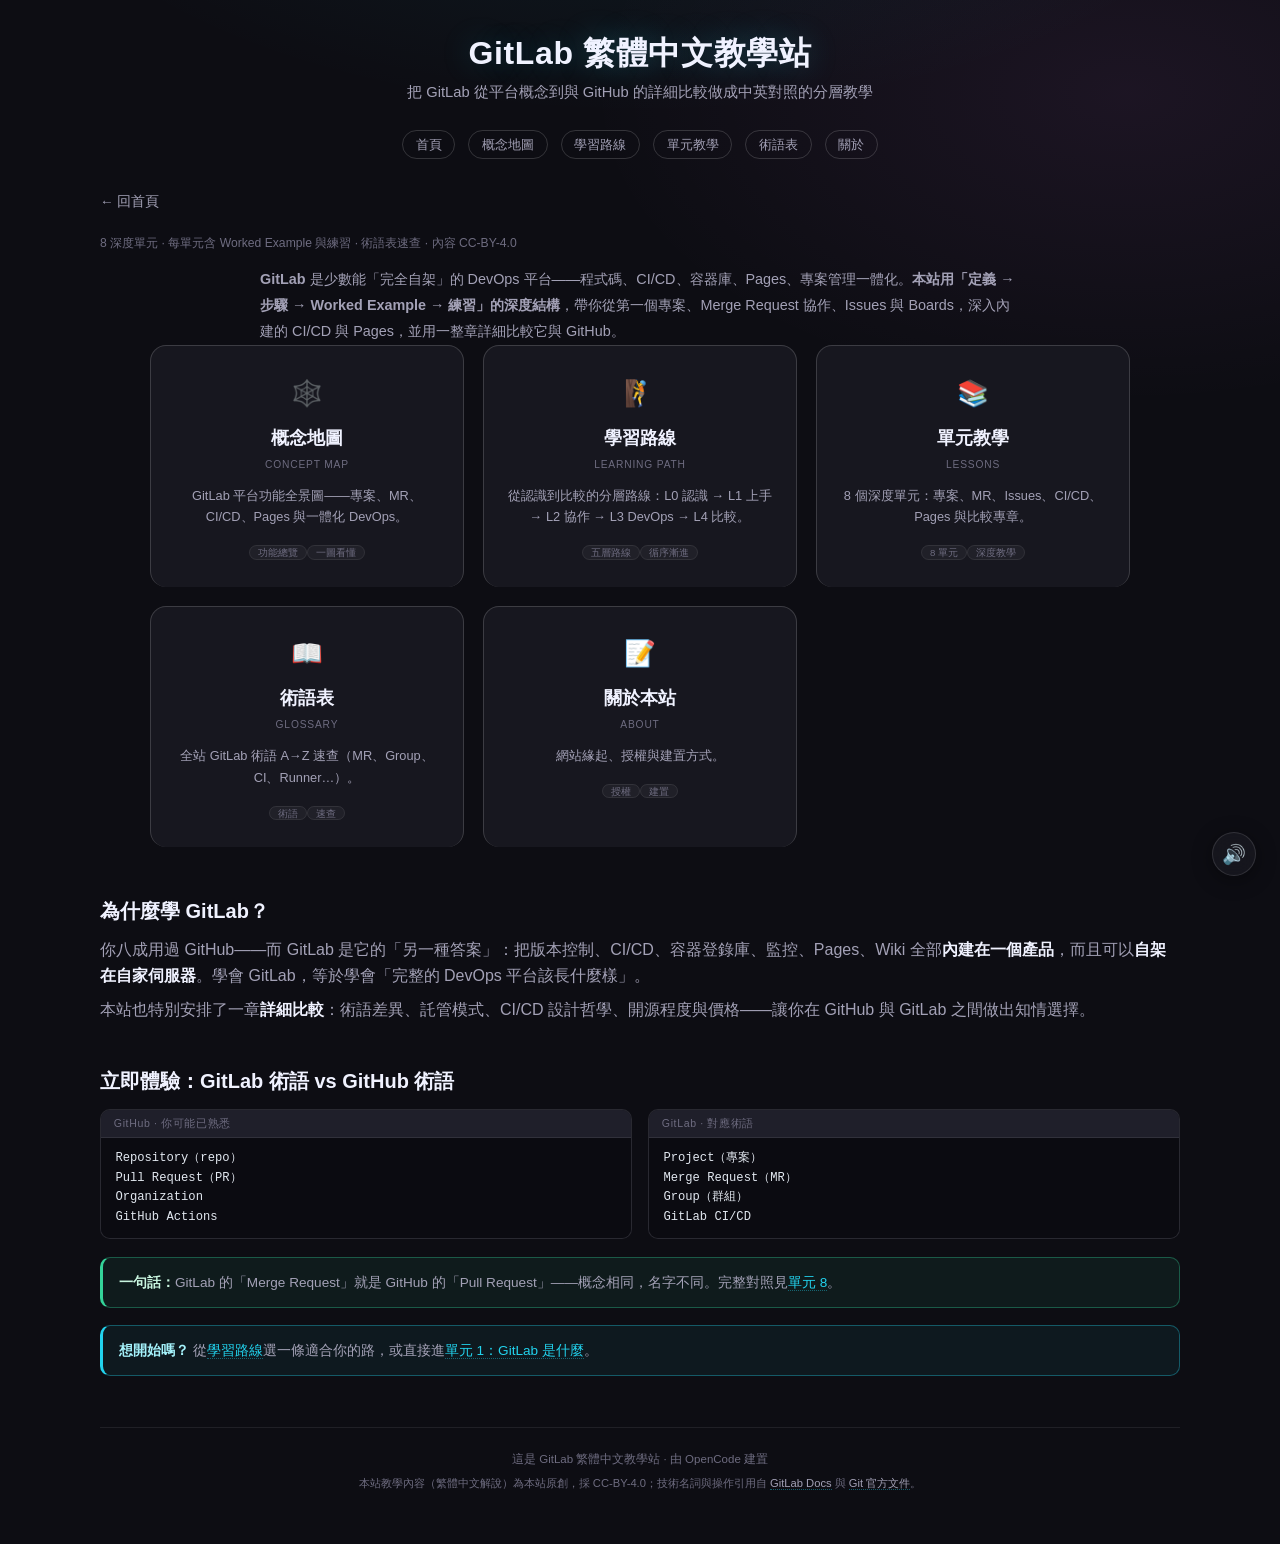
<file: index.html>
<!DOCTYPE html>
<html lang="zh-Hant">
<head>
<meta charset="UTF-8">
<meta name="viewport" content="width=device-width, initial-scale=1.0">
<title>GitLab 繁體中文教學站 · GitLab 繁體中文教學站</title>
<meta name="description" content="GitLab 繁體中文教學站">
<link rel="icon" type="image/svg+xml" href="assets/favicon.svg">
<link rel="stylesheet" href="assets/site.css">
</head>
<body>
<div class="container">
<header>
  <h1>GitLab 繁體中文教學站</h1>
  <p class="subtitle">把 GitLab 從平台概念到與 GitHub 的詳細比較做成中英對照的分層教學</p>
</header>
<nav class="topnav">
  <a href="index.html">首頁</a>
  <a href="map.html">概念地圖</a>
  <a href="learning-path.html">學習路線</a>
  <a href="docs/index.html">單元教學</a>
  <a href="glossary.html">術語表</a>
  <a href="about.html">關於</a>
</nav><div class="back-link"><a href="index.html">← 回首頁</a></div>
<p class="badge-line">8 深度單元 · 每單元含 Worked Example 與練習 · 術語表速查 · 內容 CC-BY-4.0</p>
<p class="tagline"><strong>GitLab</strong> 是少數能「完全自架」的 DevOps 平台——程式碼、CI/CD、容器庫、Pages、專案管理一體化。<strong>本站用「定義 → 步驟 → Worked Example → 練習」的深度結構</strong>，帶你從第一個專案、Merge Request 協作、Issues 與 Boards，深入內建的 CI/CD 與 Pages，並用一整章詳細比較它與 GitHub。</p>

<div class="entry-cards">
  <a class="entry-card" href="map.html"><div class="ec-icon">🕸️</div><div class="ec-title">概念地圖</div><div class="ec-en">Concept Map</div><div class="ec-desc">GitLab 平台功能全景圖——專案、MR、CI/CD、Pages 與一體化 DevOps。</div><div class="ec-pill"><span class="c-tag">功能總覽</span><span class="c-tag">一圖看懂</span></div></a>
  <a class="entry-card" href="learning-path.html"><div class="ec-icon">🧗</div><div class="ec-title">學習路線</div><div class="ec-en">Learning Path</div><div class="ec-desc">從認識到比較的分層路線：L0 認識 → L1 上手 → L2 協作 → L3 DevOps → L4 比較。</div><div class="ec-pill"><span class="c-tag">五層路線</span><span class="c-tag">循序漸進</span></div></a>
  <a class="entry-card" href="docs/index.html"><div class="ec-icon">📚</div><div class="ec-title">單元教學</div><div class="ec-en">Lessons</div><div class="ec-desc">8 個深度單元：專案、MR、Issues、CI/CD、Pages 與比較專章。</div><div class="ec-pill"><span class="c-tag">8 單元</span><span class="c-tag">深度教學</span></div></a>
  <a class="entry-card" href="glossary.html"><div class="ec-icon">📖</div><div class="ec-title">術語表</div><div class="ec-en">Glossary</div><div class="ec-desc">全站 GitLab 術語 A→Z 速查（MR、Group、CI、Runner…）。</div><div class="ec-pill"><span class="c-tag">術語</span><span class="c-tag">速查</span></div></a>
  <a class="entry-card" href="about.html"><div class="ec-icon">📝</div><div class="ec-title">關於本站</div><div class="ec-en">About</div><div class="ec-desc">網站緣起、授權與建置方式。</div><div class="ec-pill"><span class="c-tag">授權</span><span class="c-tag">建置</span></div></a>
</div>
<div class="guide" style="margin-top:2.6rem;">
  <h2>為什麼學 GitLab？</h2>
  <p>你八成用過 GitHub——而 GitLab 是它的「另一種答案」：把版本控制、CI/CD、容器登錄庫、監控、Pages、Wiki 全部<strong>內建在一個產品</strong>，而且可以<strong>自架在自家伺服器</strong>。學會 GitLab，等於學會「完整的 DevOps 平台該長什麼樣」。</p>
  <p>本站也特別安排了一章<strong>詳細比較</strong>：術語差異、託管模式、CI/CD 設計哲學、開源程度與價格——讓你在 GitHub 與 GitLab 之間做出知情選擇。</p>
  <h2>立即體驗：GitLab 術語 vs GitHub 術語</h2>
  <div class="demo-grid">
    <div class="demo-block"><div class="demo-label">GitHub · 你可能已熟悉</div><pre>Repository（repo）
Pull Request（PR）
Organization
GitHub Actions</pre></div>
    <div class="demo-block"><div class="demo-label">GitLab · 對應術語</div><pre>Project（專案）
Merge Request（MR）
Group（群組）
GitLab CI/CD</pre></div>
  </div>
  <div class="callout"><strong>一句話：</strong>GitLab 的「Merge Request」就是 GitHub 的「Pull Request」——概念相同，名字不同。完整對照見<a href="docs/unit-08-gitlab-vs-github.html">單元 8</a>。</div>
  <div class="callout info"><strong>想開始嗎？</strong> 從<a href="learning-path.html">學習路線</a>選一條適合你的路，或直接進<a href="docs/unit-01-gitlab-intro.html">單元 1：GitLab 是什麼</a>。</div>
</div><footer>這是 GitLab 繁體中文教學站 · 由 OpenCode 建置<br>
  <span class="footer-license">本站教學內容（繁體中文解說）為本站原創，採 CC-BY-4.0；技術名詞與操作引用自 <a href="https://docs.gitlab.com/" rel="noopener">GitLab Docs</a> 與 <a href="https://git-scm.com/doc" rel="noopener">Git 官方文件</a>。</span></footer>
</div><link rel="stylesheet" href="assets/speech.css">
<script src="assets/speech.js" defer></script>
</body></html>
</file>
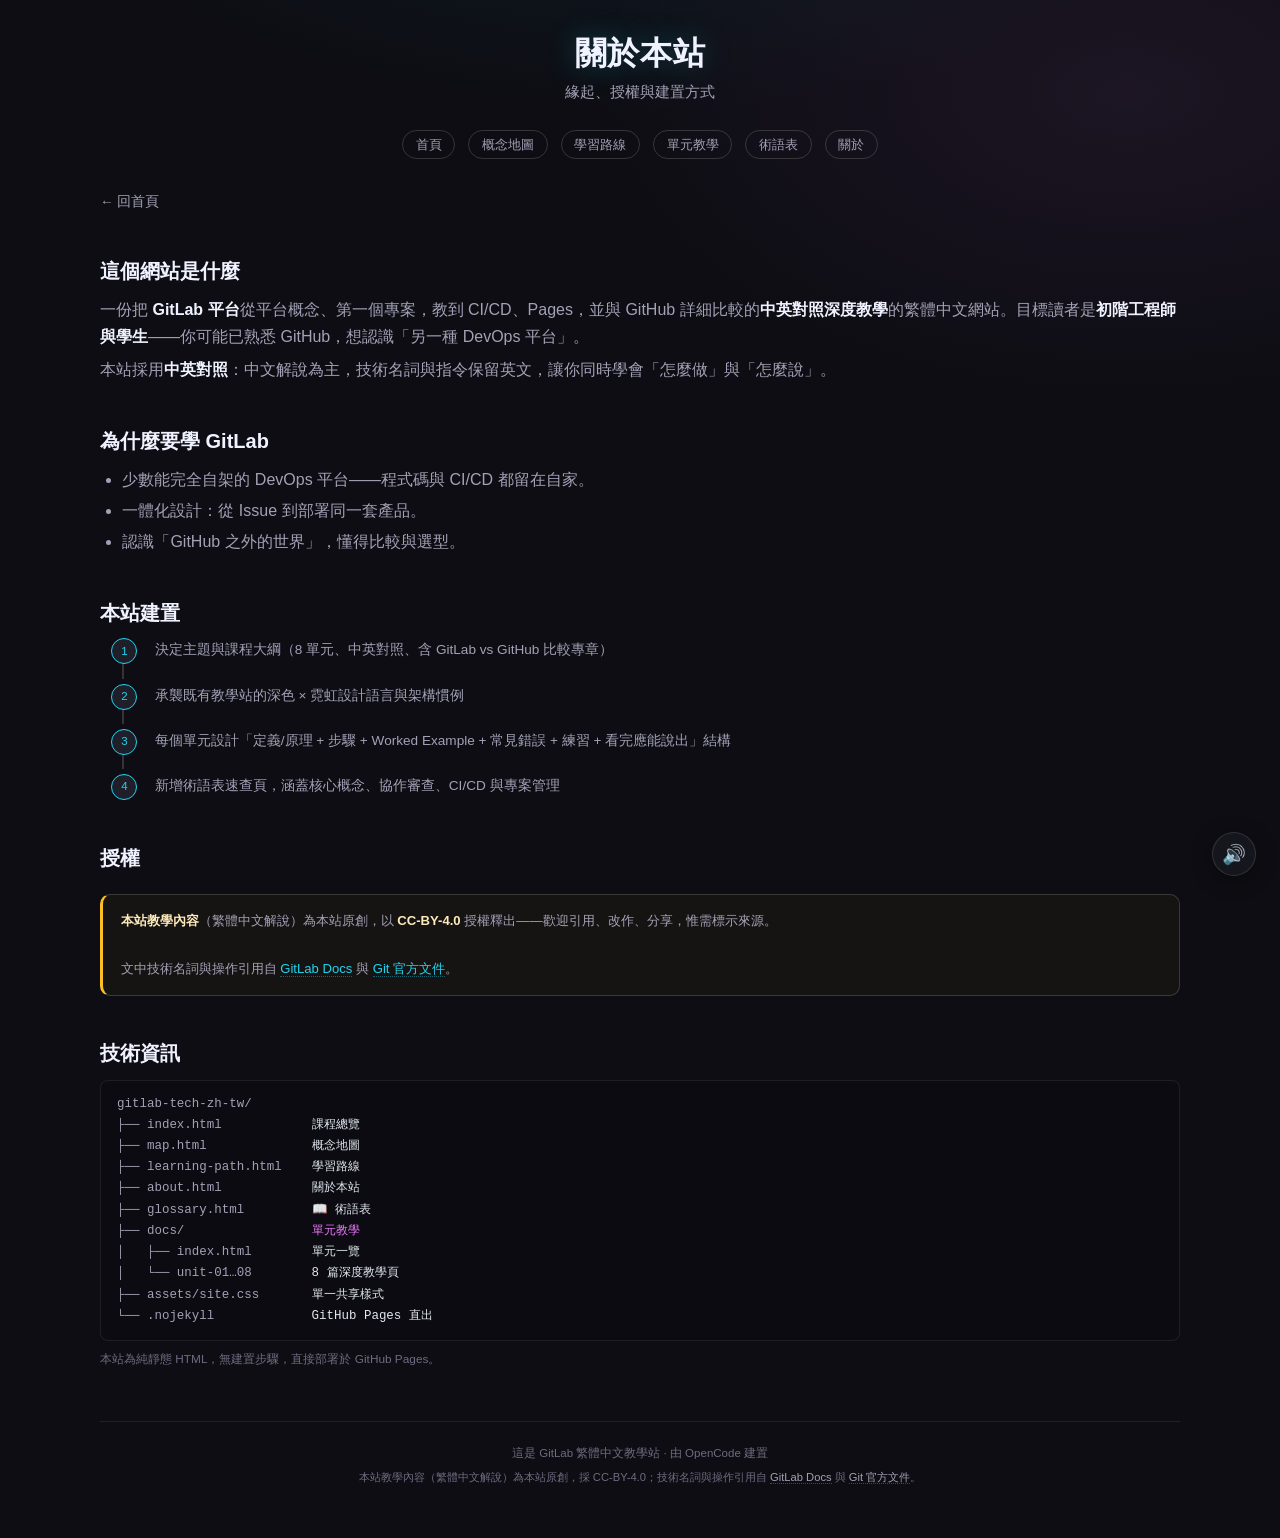
<file: about.html>
<!DOCTYPE html>
<html lang="zh-Hant">
<head>
<meta charset="UTF-8">
<meta name="viewport" content="width=device-width, initial-scale=1.0">
<title>關於本站 · GitLab 繁體中文教學站</title>
<meta name="description" content="GitLab 教學站關於頁">
<link rel="icon" type="image/svg+xml" href="assets/favicon.svg">
<link rel="stylesheet" href="assets/site.css">
</head>
<body>
<div class="container">
<header>
  <h1>關於本站</h1>
  <p class="subtitle">緣起、授權與建置方式</p>
</header>
<nav class="topnav">
  <a href="index.html">首頁</a>
  <a href="map.html">概念地圖</a>
  <a href="learning-path.html">學習路線</a>
  <a href="docs/index.html">單元教學</a>
  <a href="glossary.html">術語表</a>
  <a href="about.html">關於</a>
</nav><div class="back-link"><a href="index.html">← 回首頁</a></div>
<div class="guide">
  <h2>這個網站是什麼</h2>
  <p>一份把 <strong>GitLab 平台</strong>從平台概念、第一個專案，教到 CI/CD、Pages，並與 GitHub 詳細比較的<strong>中英對照深度教學</strong>的繁體中文網站。目標讀者是<strong>初階工程師與學生</strong>——你可能已熟悉 GitHub，想認識「另一種 DevOps 平台」。</p>
  <p>本站採用<strong>中英對照</strong>：中文解說為主，技術名詞與指令保留英文，讓你同時學會「怎麼做」與「怎麼說」。</p>
  <h2>為什麼要學 GitLab</h2>
  <ul>
    <li>少數能完全自架的 DevOps 平台——程式碼與 CI/CD 都留在自家。</li>
    <li>一體化設計：從 Issue 到部署同一套產品。</li>
    <li>認識「GitHub 之外的世界」，懂得比較與選型。</li>
  </ul>
  <h2>本站建置</h2>
  <ul class="timeline">
    <li>決定主題與課程大綱（8 單元、中英對照、含 GitLab vs GitHub 比較專章）</li>
    <li>承襲既有教學站的深色 × 霓虹設計語言與架構慣例</li>
    <li>每個單元設計「定義/原理 + 步驟 + Worked Example + 常見錯誤 + 練習 + 看完應能說出」結構</li>
    <li>新增術語表速查頁，涵蓋核心概念、協作審查、CI/CD 與專案管理</li>
  </ul>
  <h2>授權</h2>
  <div class="license-box"><strong>本站教學內容</strong>（繁體中文解說）為本站原創，以 <strong>CC-BY-4.0</strong> 授權釋出——歡迎引用、改作、分享，惟需標示來源。<br><br>文中技術名詞與操作引用自 <a href="https://docs.gitlab.com/" rel="noopener">GitLab Docs</a> 與 <a href="https://git-scm.com/doc" rel="noopener">Git 官方文件</a>。</div>
  <h2>技術資訊</h2>
  <div class="file-tree">gitlab-tech-zh-tw/
├── index.html            <span class="f">課程總覽</span>
├── map.html              <span class="f">概念地圖</span>
├── learning-path.html    <span class="f">學習路線</span>
├── about.html            <span class="f">關於本站</span>
├── glossary.html         <span class="f">📖 術語表</span>
├── docs/                 <span class="dir">單元教學</span>
│   ├── index.html        <span class="f">單元一覽</span>
│   └── unit-01…08        <span class="f">8 篇深度教學頁</span>
├── assets/site.css       <span class="f">單一共享樣式</span>
└── .nojekyll             <span class="f">GitHub Pages 直出</span></div>
  <p class="hint">本站為純靜態 HTML，無建置步驟，直接部署於 GitHub Pages。</p>
</div><footer>這是 GitLab 繁體中文教學站 · 由 OpenCode 建置<br>
  <span class="footer-license">本站教學內容（繁體中文解說）為本站原創，採 CC-BY-4.0；技術名詞與操作引用自 <a href="https://docs.gitlab.com/" rel="noopener">GitLab Docs</a> 與 <a href="https://git-scm.com/doc" rel="noopener">Git 官方文件</a>。</span></footer>
</div><link rel="stylesheet" href="assets/speech.css">
<script src="assets/speech.js" defer></script>
</body></html>
</file>
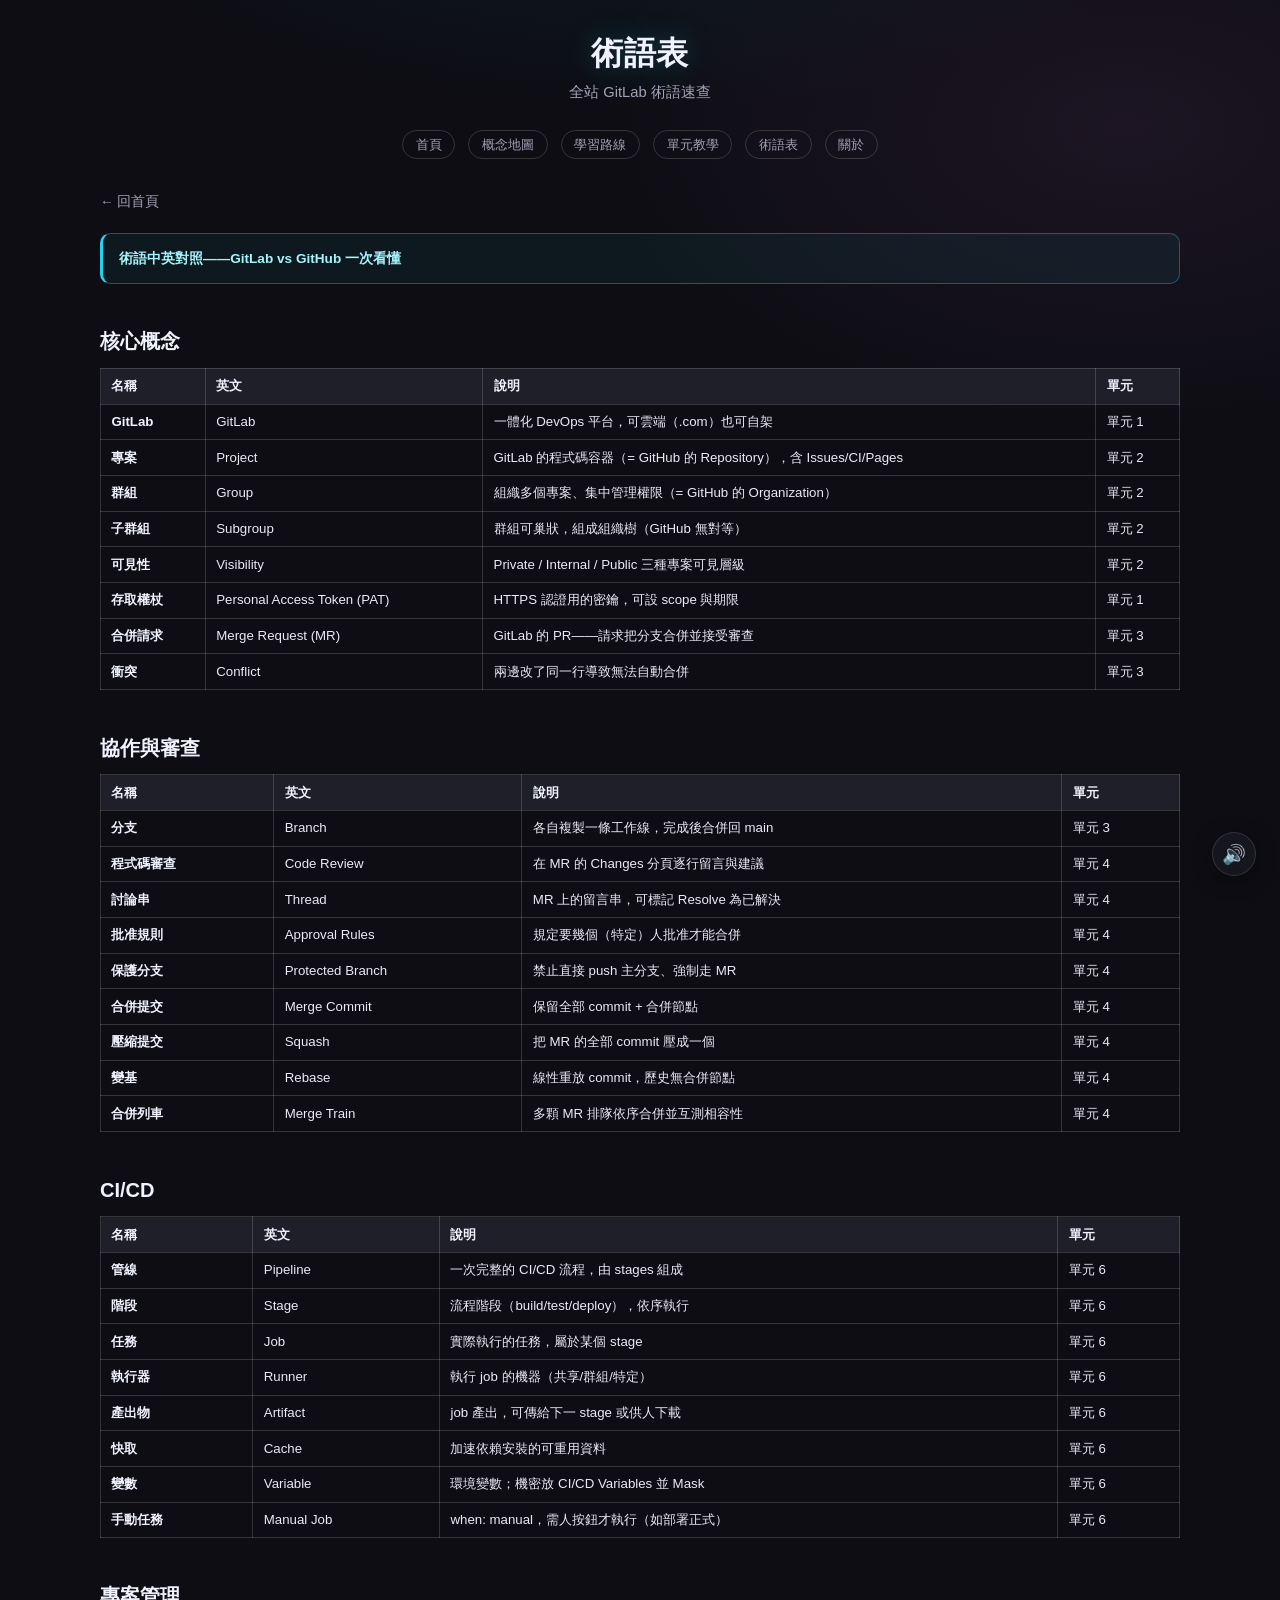
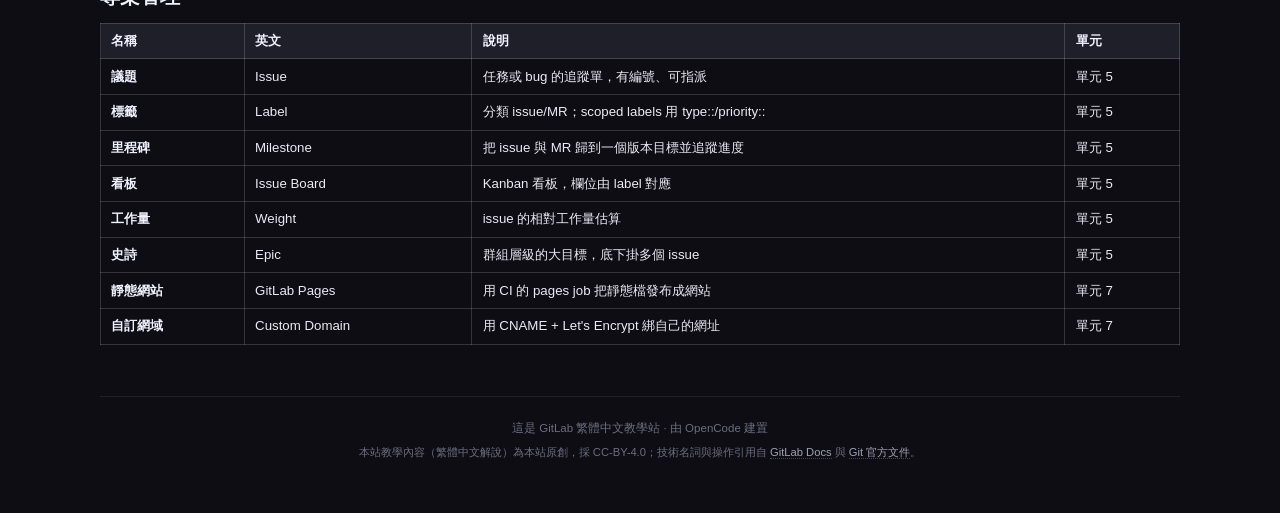
<file: glossary.html>
<!DOCTYPE html>
<html lang="zh-Hant">
<head>
<meta charset="UTF-8">
<meta name="viewport" content="width=device-width, initial-scale=1.0">
<title>術語表 · GitLab 繁體中文教學站</title>
<meta name="description" content="GitLab 術語表">
<link rel="icon" type="image/svg+xml" href="assets/favicon.svg">
<link rel="stylesheet" href="assets/site.css">
</head>
<body>
<div class="container">
<header>
  <h1>術語表</h1>
  <p class="subtitle">全站 GitLab 術語速查</p>
</header>
<nav class="topnav">
  <a href="index.html">首頁</a>
  <a href="map.html">概念地圖</a>
  <a href="learning-path.html">學習路線</a>
  <a href="docs/index.html">單元教學</a>
  <a href="glossary.html">術語表</a>
  <a href="about.html">關於</a>
</nav><div class="back-link"><a href="index.html">← 回首頁</a></div>
<div class="guide">
  <div class="callout info"><strong>術語中英對照——GitLab vs GitHub 一次看懂</strong></div>
<h2>核心概念</h2>
<table><tr><th>名稱</th><th>英文</th><th>說明</th><th>單元</th></tr>
<tr><td><strong>GitLab</strong></td><td>GitLab</td><td>一體化 DevOps 平台，可雲端（.com）也可自架</td><td>單元 1</td></tr><tr><td><strong>專案</strong></td><td>Project</td><td>GitLab 的程式碼容器（= GitHub 的 Repository），含 Issues/CI/Pages</td><td>單元 2</td></tr><tr><td><strong>群組</strong></td><td>Group</td><td>組織多個專案、集中管理權限（= GitHub 的 Organization）</td><td>單元 2</td></tr><tr><td><strong>子群組</strong></td><td>Subgroup</td><td>群組可巢狀，組成組織樹（GitHub 無對等）</td><td>單元 2</td></tr><tr><td><strong>可見性</strong></td><td>Visibility</td><td>Private / Internal / Public 三種專案可見層級</td><td>單元 2</td></tr><tr><td><strong>存取權杖</strong></td><td>Personal Access Token (PAT)</td><td>HTTPS 認證用的密鑰，可設 scope 與期限</td><td>單元 1</td></tr><tr><td><strong>合併請求</strong></td><td>Merge Request (MR)</td><td>GitLab 的 PR——請求把分支合併並接受審查</td><td>單元 3</td></tr><tr><td><strong>衝突</strong></td><td>Conflict</td><td>兩邊改了同一行導致無法自動合併</td><td>單元 3</td></tr>
</table>
<h2>協作與審查</h2>
<table><tr><th>名稱</th><th>英文</th><th>說明</th><th>單元</th></tr>
<tr><td><strong>分支</strong></td><td>Branch</td><td>各自複製一條工作線，完成後合併回 main</td><td>單元 3</td></tr><tr><td><strong>程式碼審查</strong></td><td>Code Review</td><td>在 MR 的 Changes 分頁逐行留言與建議</td><td>單元 4</td></tr><tr><td><strong>討論串</strong></td><td>Thread</td><td>MR 上的留言串，可標記 Resolve 為已解決</td><td>單元 4</td></tr><tr><td><strong>批准規則</strong></td><td>Approval Rules</td><td>規定要幾個（特定）人批准才能合併</td><td>單元 4</td></tr><tr><td><strong>保護分支</strong></td><td>Protected Branch</td><td>禁止直接 push 主分支、強制走 MR</td><td>單元 4</td></tr><tr><td><strong>合併提交</strong></td><td>Merge Commit</td><td>保留全部 commit + 合併節點</td><td>單元 4</td></tr><tr><td><strong>壓縮提交</strong></td><td>Squash</td><td>把 MR 的全部 commit 壓成一個</td><td>單元 4</td></tr><tr><td><strong>變基</strong></td><td>Rebase</td><td>線性重放 commit，歷史無合併節點</td><td>單元 4</td></tr><tr><td><strong>合併列車</strong></td><td>Merge Train</td><td>多顆 MR 排隊依序合併並互測相容性</td><td>單元 4</td></tr>
</table>
<h2>CI/CD</h2>
<table><tr><th>名稱</th><th>英文</th><th>說明</th><th>單元</th></tr>
<tr><td><strong>管線</strong></td><td>Pipeline</td><td>一次完整的 CI/CD 流程，由 stages 組成</td><td>單元 6</td></tr><tr><td><strong>階段</strong></td><td>Stage</td><td>流程階段（build/test/deploy），依序執行</td><td>單元 6</td></tr><tr><td><strong>任務</strong></td><td>Job</td><td>實際執行的任務，屬於某個 stage</td><td>單元 6</td></tr><tr><td><strong>執行器</strong></td><td>Runner</td><td>執行 job 的機器（共享/群組/特定）</td><td>單元 6</td></tr><tr><td><strong>產出物</strong></td><td>Artifact</td><td>job 產出，可傳給下一 stage 或供人下載</td><td>單元 6</td></tr><tr><td><strong>快取</strong></td><td>Cache</td><td>加速依賴安裝的可重用資料</td><td>單元 6</td></tr><tr><td><strong>變數</strong></td><td>Variable</td><td>環境變數；機密放 CI/CD Variables 並 Mask</td><td>單元 6</td></tr><tr><td><strong>手動任務</strong></td><td>Manual Job</td><td>when: manual，需人按鈕才執行（如部署正式）</td><td>單元 6</td></tr>
</table>
<h2>專案管理</h2>
<table><tr><th>名稱</th><th>英文</th><th>說明</th><th>單元</th></tr>
<tr><td><strong>議題</strong></td><td>Issue</td><td>任務或 bug 的追蹤單，有編號、可指派</td><td>單元 5</td></tr><tr><td><strong>標籤</strong></td><td>Label</td><td>分類 issue/MR；scoped labels 用 type::/priority::</td><td>單元 5</td></tr><tr><td><strong>里程碑</strong></td><td>Milestone</td><td>把 issue 與 MR 歸到一個版本目標並追蹤進度</td><td>單元 5</td></tr><tr><td><strong>看板</strong></td><td>Issue Board</td><td>Kanban 看板，欄位由 label 對應</td><td>單元 5</td></tr><tr><td><strong>工作量</strong></td><td>Weight</td><td>issue 的相對工作量估算</td><td>單元 5</td></tr><tr><td><strong>史詩</strong></td><td>Epic</td><td>群組層級的大目標，底下掛多個 issue</td><td>單元 5</td></tr><tr><td><strong>靜態網站</strong></td><td>GitLab Pages</td><td>用 CI 的 pages job 把靜態檔發布成網站</td><td>單元 7</td></tr><tr><td><strong>自訂網域</strong></td><td>Custom Domain</td><td>用 CNAME + Let's Encrypt 綁自己的網址</td><td>單元 7</td></tr>
</table>
</div><footer>這是 GitLab 繁體中文教學站 · 由 OpenCode 建置<br>
  <span class="footer-license">本站教學內容（繁體中文解說）為本站原創，採 CC-BY-4.0；技術名詞與操作引用自 <a href="https://docs.gitlab.com/" rel="noopener">GitLab Docs</a> 與 <a href="https://git-scm.com/doc" rel="noopener">Git 官方文件</a>。</span></footer>
</div><link rel="stylesheet" href="assets/speech.css">
<script src="assets/speech.js" defer></script>
</body></html>
</file>
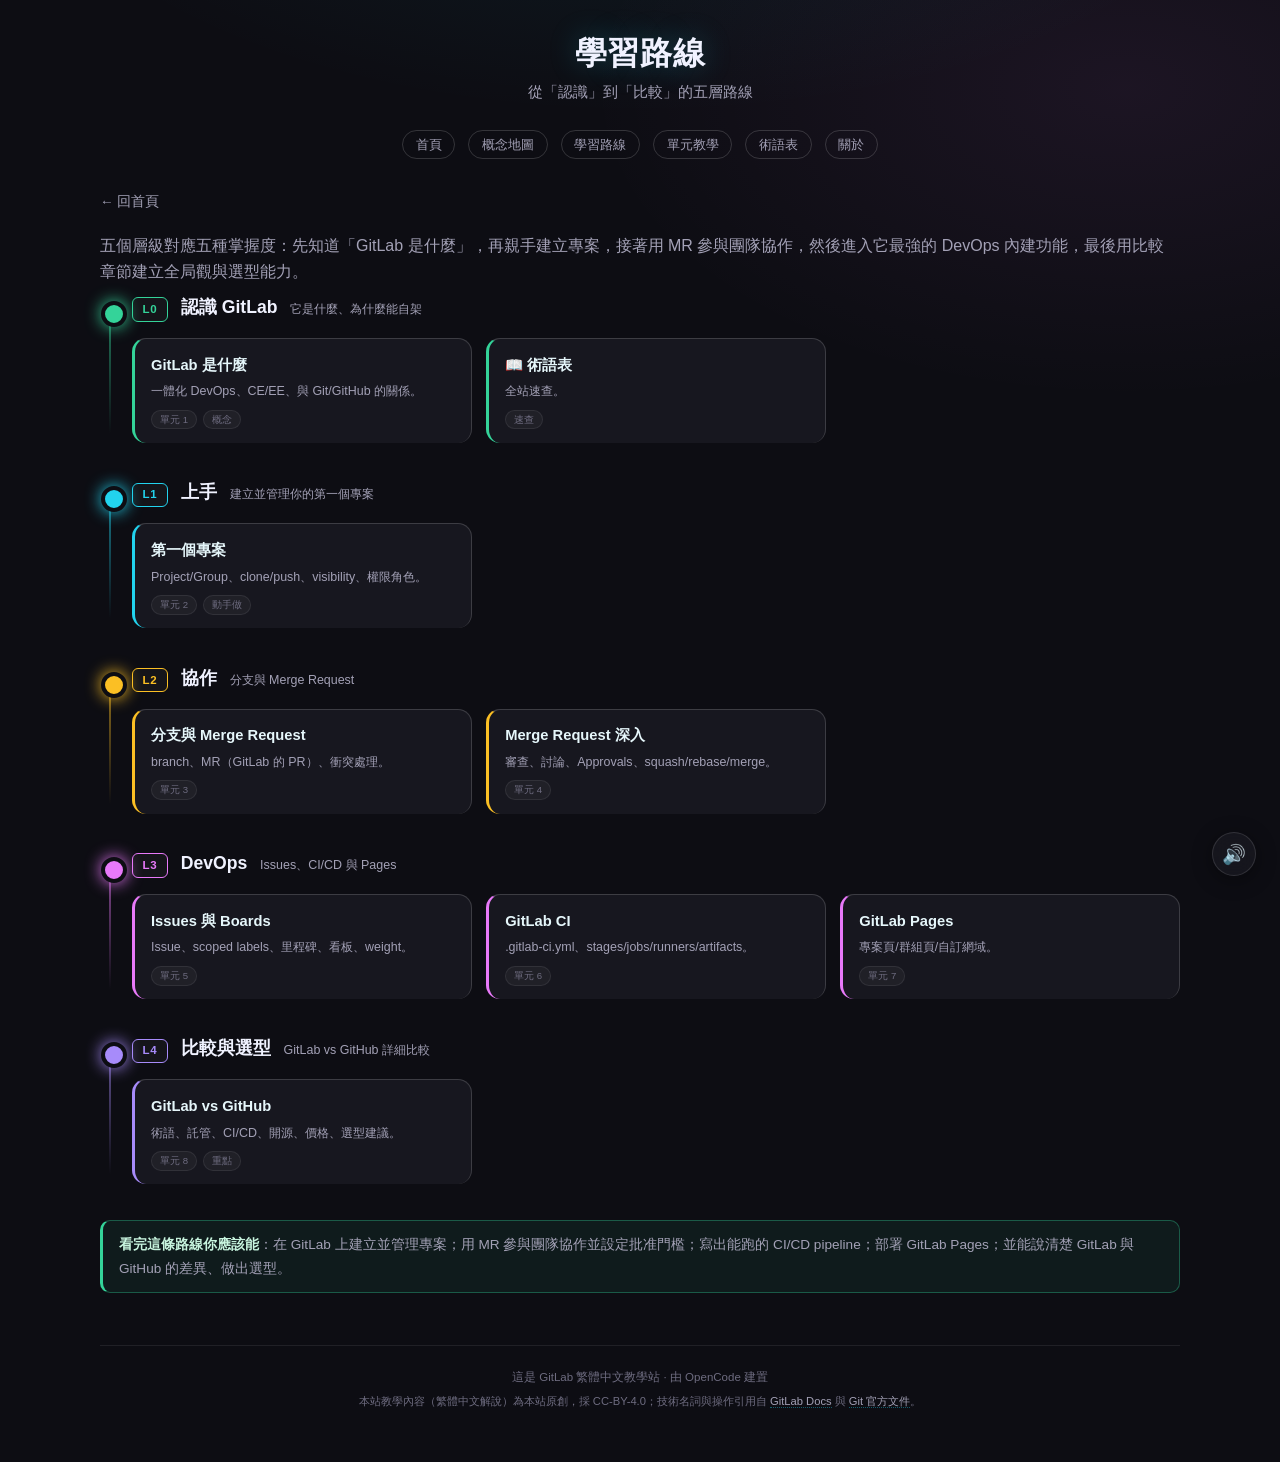
<file: learning-path.html>
<!DOCTYPE html>
<html lang="zh-Hant">
<head>
<meta charset="UTF-8">
<meta name="viewport" content="width=device-width, initial-scale=1.0">
<title>學習路線 · GitLab 繁體中文教學站</title>
<meta name="description" content="GitLab 學習路線">
<link rel="icon" type="image/svg+xml" href="assets/favicon.svg">
<link rel="stylesheet" href="assets/site.css">
</head>
<body>
<div class="container">
<header>
  <h1>學習路線</h1>
  <p class="subtitle">從「認識」到「比較」的五層路線</p>
</header>
<nav class="topnav">
  <a href="index.html">首頁</a>
  <a href="map.html">概念地圖</a>
  <a href="learning-path.html">學習路線</a>
  <a href="docs/index.html">單元教學</a>
  <a href="glossary.html">術語表</a>
  <a href="about.html">關於</a>
</nav><div class="back-link"><a href="index.html">← 回首頁</a></div>
<div class="guide">
  <p>五個層級對應五種掌握度：先知道「GitLab 是什麼」，再親手建立專案，接著用 MR 參與團隊協作，然後進入它最強的 DevOps 內建功能，最後用比較章節建立全局觀與選型能力。</p>
</div>
<div class="level lv-emerald">
  <div class="level-head"><span class="level-badge">L0</span><span class="level-title">認識 GitLab</span><span class="level-sub">它是什麼、為什麼能自架</span></div>
  <div class="card-grid">
    <a class="card" href="docs/unit-01-gitlab-intro.html"><div class="c-name">GitLab 是什麼</div><div class="c-zh">一體化 DevOps、CE/EE、與 Git/GitHub 的關係。</div><div class="c-tags"><span class="c-tag">單元 1</span><span class="c-tag">概念</span></div></a>
    <a class="card" href="glossary.html"><div class="c-name">📖 術語表</div><div class="c-zh">全站速查。</div><div class="c-tags"><span class="c-tag">速查</span></div></a>
  </div>
</div>
<div class="level lv-cyan">
  <div class="level-head"><span class="level-badge">L1</span><span class="level-title">上手</span><span class="level-sub">建立並管理你的第一個專案</span></div>
  <div class="card-grid">
    <a class="card" href="docs/unit-02-first-project.html"><div class="c-name">第一個專案</div><div class="c-zh">Project/Group、clone/push、visibility、權限角色。</div><div class="c-tags"><span class="c-tag">單元 2</span><span class="c-tag">動手做</span></div></a>
  </div>
</div>
<div class="level lv-amber">
  <div class="level-head"><span class="level-badge">L2</span><span class="level-title">協作</span><span class="level-sub">分支與 Merge Request</span></div>
  <div class="card-grid">
    <a class="card" href="docs/unit-03-branches-mr.html"><div class="c-name">分支與 Merge Request</div><div class="c-zh">branch、MR（GitLab 的 PR）、衝突處理。</div><div class="c-tags"><span class="c-tag">單元 3</span></div></a>
    <a class="card" href="docs/unit-04-merge-request.html"><div class="c-name">Merge Request 深入</div><div class="c-zh">審查、討論、Approvals、squash/rebase/merge。</div><div class="c-tags"><span class="c-tag">單元 4</span></div></a>
  </div>
</div>
<div class="level lv-fuchsia">
  <div class="level-head"><span class="level-badge">L3</span><span class="level-title">DevOps</span><span class="level-sub">Issues、CI/CD 與 Pages</span></div>
  <div class="card-grid">
    <a class="card" href="docs/unit-05-issues-boards.html"><div class="c-name">Issues 與 Boards</div><div class="c-zh">Issue、scoped labels、里程碑、看板、weight。</div><div class="c-tags"><span class="c-tag">單元 5</span></div></a>
    <a class="card" href="docs/unit-06-gitlab-ci.html"><div class="c-name">GitLab CI</div><div class="c-zh">.gitlab-ci.yml、stages/jobs/runners/artifacts。</div><div class="c-tags"><span class="c-tag">單元 6</span></div></a>
    <a class="card" href="docs/unit-07-gitlab-pages.html"><div class="c-name">GitLab Pages</div><div class="c-zh">專案頁/群組頁/自訂網域。</div><div class="c-tags"><span class="c-tag">單元 7</span></div></a>
  </div>
</div>
<div class="level lv-violet">
  <div class="level-head"><span class="level-badge">L4</span><span class="level-title">比較與選型</span><span class="level-sub">GitLab vs GitHub 詳細比較</span></div>
  <div class="card-grid">
    <a class="card" href="docs/unit-08-gitlab-vs-github.html"><div class="c-name">GitLab vs GitHub</div><div class="c-zh">術語、託管、CI/CD、開源、價格、選型建議。</div><div class="c-tags"><span class="c-tag">單元 8</span><span class="c-tag">重點</span></div></a>
  </div>
</div>
<div class="callout"><strong>看完這條路線你應該能</strong>：在 GitLab 上建立並管理專案；用 MR 參與團隊協作並設定批准門檻；寫出能跑的 CI/CD pipeline；部署 GitLab Pages；並能說清楚 GitLab 與 GitHub 的差異、做出選型。</div><footer>這是 GitLab 繁體中文教學站 · 由 OpenCode 建置<br>
  <span class="footer-license">本站教學內容（繁體中文解說）為本站原創，採 CC-BY-4.0；技術名詞與操作引用自 <a href="https://docs.gitlab.com/" rel="noopener">GitLab Docs</a> 與 <a href="https://git-scm.com/doc" rel="noopener">Git 官方文件</a>。</span></footer>
</div><link rel="stylesheet" href="assets/speech.css">
<script src="assets/speech.js" defer></script>
</body></html>
</file>
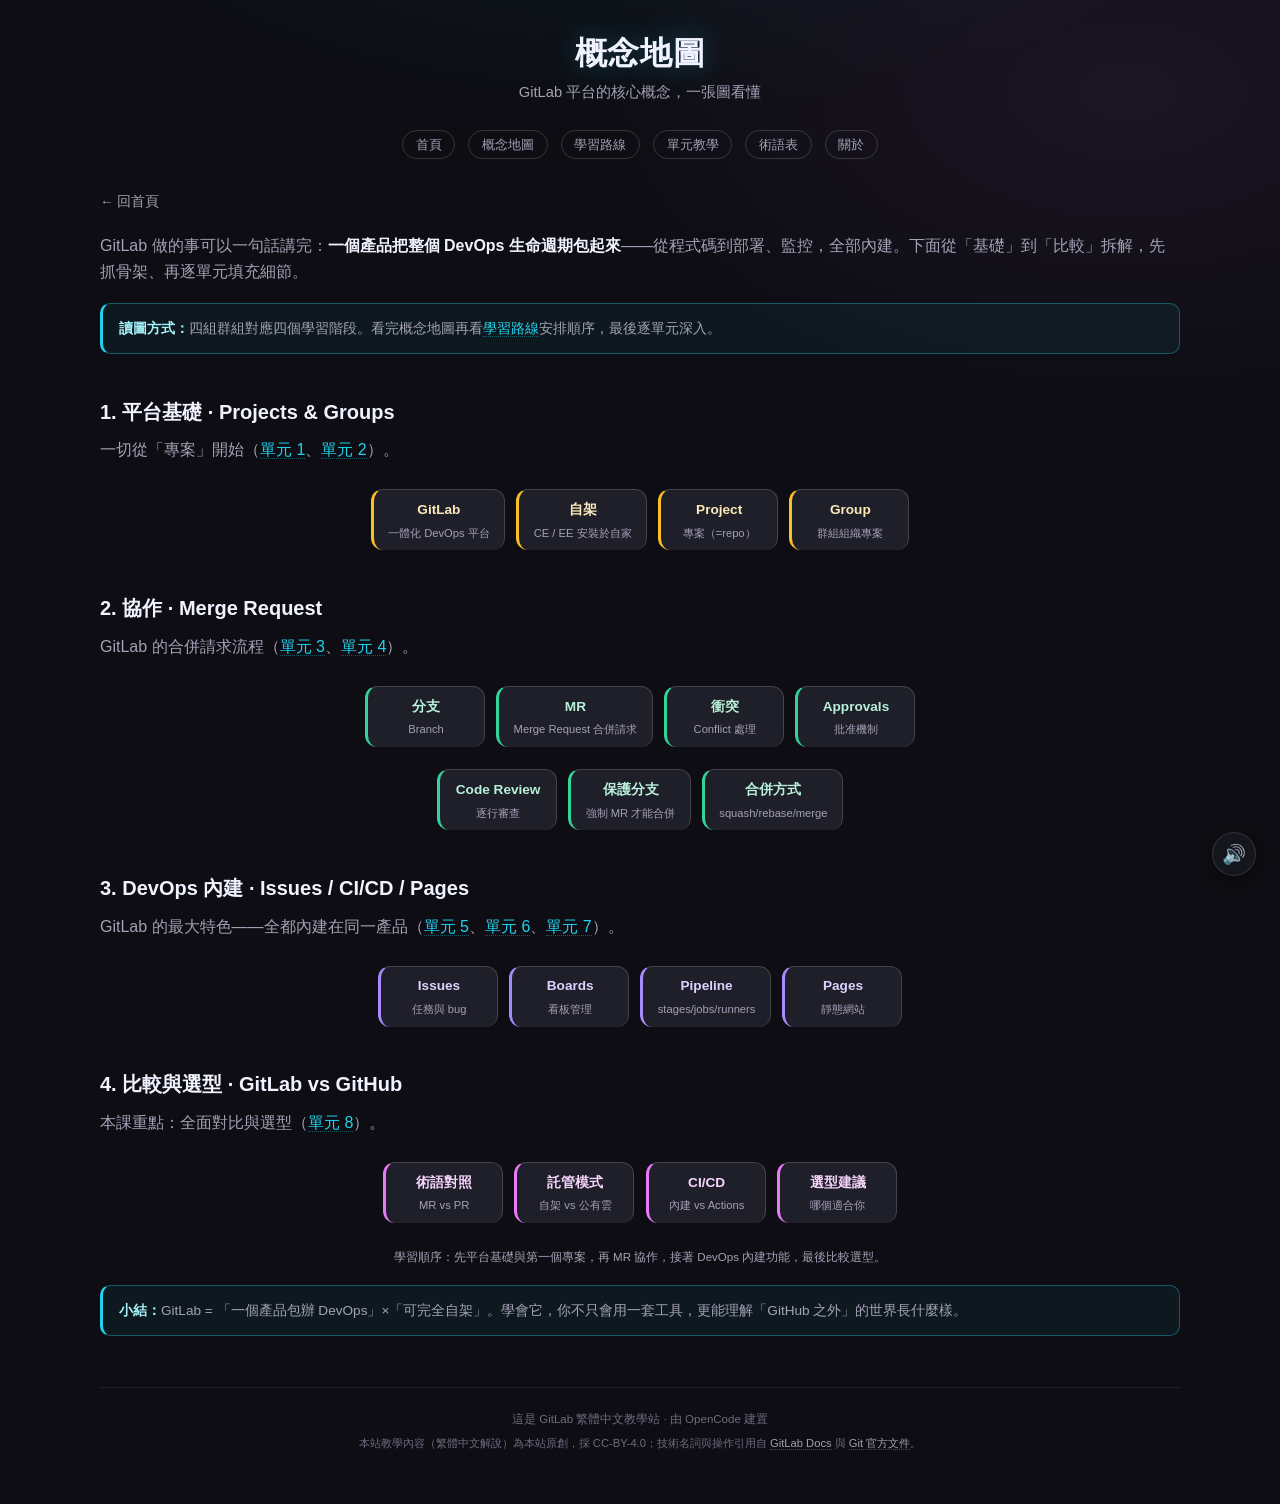
<file: map.html>
<!DOCTYPE html>
<html lang="zh-Hant">
<head>
<meta charset="UTF-8">
<meta name="viewport" content="width=device-width, initial-scale=1.0">
<title>概念地圖 · GitLab 繁體中文教學站</title>
<meta name="description" content="GitLab 概念地圖">
<link rel="icon" type="image/svg+xml" href="assets/favicon.svg">
<link rel="stylesheet" href="assets/site.css">
</head>
<body>
<div class="container">
<header>
  <h1>概念地圖</h1>
  <p class="subtitle">GitLab 平台的核心概念，一張圖看懂</p>
</header>
<nav class="topnav">
  <a href="index.html">首頁</a>
  <a href="map.html">概念地圖</a>
  <a href="learning-path.html">學習路線</a>
  <a href="docs/index.html">單元教學</a>
  <a href="glossary.html">術語表</a>
  <a href="about.html">關於</a>
</nav><div class="back-link"><a href="index.html">← 回首頁</a></div>
<div class="guide">
  <p>GitLab 做的事可以一句話講完：<strong>一個產品把整個 DevOps 生命週期包起來</strong>——從程式碼到部署、監控，全部內建。下面從「基礎」到「比較」拆解，先抓骨架、再逐單元填充細節。</p>
  <div class="callout info"><strong>讀圖方式：</strong>四組群組對應四個學習階段。看完概念地圖再看<a href="learning-path.html">學習路線</a>安排順序，最後逐單元深入。</div>
  <h2>1. 平台基礎 · Projects &amp; Groups</h2>
  <p>一切從「專案」開始（<a href="docs/unit-01-gitlab-intro.html">單元 1</a>、<a href="docs/unit-02-first-project.html">單元 2</a>）。</p>
  <div class="concept-map">
    <div class="cm-row"><a class="cm-node on-ramp" href="docs/unit-01-gitlab-intro.html"><span class="label">GitLab</span><span class="tag">一體化 DevOps 平台</span></a><a class="cm-node on-ramp" href="docs/unit-01-gitlab-intro.html"><span class="label">自架</span><span class="tag">CE / EE 安裝於自家</span></a><a class="cm-node on-ramp" href="docs/unit-02-first-project.html"><span class="label">Project</span><span class="tag">專案（=repo）</span></a><a class="cm-node on-ramp" href="docs/unit-02-first-project.html"><span class="label">Group</span><span class="tag">群組組織專案</span></a></div>
  </div>
  <h2>2. 協作 · Merge Request</h2>
  <p>GitLab 的合併請求流程（<a href="docs/unit-03-branches-mr.html">單元 3</a>、<a href="docs/unit-04-merge-request.html">單元 4</a>）。</p>
  <div class="concept-map">
    <div class="cm-row"><a class="cm-node service" href="docs/unit-03-branches-mr.html"><span class="label">分支</span><span class="tag">Branch</span></a><a class="cm-node service" href="docs/unit-03-branches-mr.html"><span class="label">MR</span><span class="tag">Merge Request 合併請求</span></a><a class="cm-node service" href="docs/unit-03-branches-mr.html"><span class="label">衝突</span><span class="tag">Conflict 處理</span></a><a class="cm-node service" href="docs/unit-04-merge-request.html"><span class="label">Approvals</span><span class="tag">批准機制</span></a></div>
    <div class="cm-row"><a class="cm-node service" href="docs/unit-04-merge-request.html"><span class="label">Code Review</span><span class="tag">逐行審查</span></a><a class="cm-node service" href="docs/unit-04-merge-request.html"><span class="label">保護分支</span><span class="tag">強制 MR 才能合併</span></a><a class="cm-node service" href="docs/unit-04-merge-request.html"><span class="label">合併方式</span><span class="tag">squash/rebase/merge</span></a></div>
  </div>
  <h2>3. DevOps 內建 · Issues / CI/CD / Pages</h2>
  <p>GitLab 的最大特色——全都內建在同一產品（<a href="docs/unit-05-issues-boards.html">單元 5</a>、<a href="docs/unit-06-gitlab-ci.html">單元 6</a>、<a href="docs/unit-07-gitlab-pages.html">單元 7</a>）。</p>
  <div class="concept-map">
    <div class="cm-row"><a class="cm-node standalone" href="docs/unit-05-issues-boards.html"><span class="label">Issues</span><span class="tag">任務與 bug</span></a><a class="cm-node standalone" href="docs/unit-05-issues-boards.html"><span class="label">Boards</span><span class="tag">看板管理</span></a><a class="cm-node standalone" href="docs/unit-06-gitlab-ci.html"><span class="label">Pipeline</span><span class="tag">stages/jobs/runners</span></a><a class="cm-node standalone" href="docs/unit-07-gitlab-pages.html"><span class="label">Pages</span><span class="tag">靜態網站</span></a></div>
  </div>
  <h2>4. 比較與選型 · GitLab vs GitHub</h2>
  <p>本課重點：全面對比與選型（<a href="docs/unit-08-gitlab-vs-github.html">單元 8</a>）。</p>
  <div class="concept-map">
    <div class="cm-row"><a class="cm-node meta" href="docs/unit-08-gitlab-vs-github.html"><span class="label">術語對照</span><span class="tag">MR vs PR</span></a><a class="cm-node meta" href="docs/unit-08-gitlab-vs-github.html"><span class="label">託管模式</span><span class="tag">自架 vs 公有雲</span></a><a class="cm-node meta" href="docs/unit-08-gitlab-vs-github.html"><span class="label">CI/CD</span><span class="tag">內建 vs Actions</span></a><a class="cm-node meta" href="docs/unit-08-gitlab-vs-github.html"><span class="label">選型建議</span><span class="tag">哪個適合你</span></a></div>
  </div>
  <p class="cm-caption">學習順序：先平台基礎與第一個專案，再 MR 協作，接著 DevOps 內建功能，最後比較選型。</p>
  <div class="callout info"><strong>小結：</strong>GitLab = 「一個產品包辦 DevOps」×「可完全自架」。學會它，你不只會用一套工具，更能理解「GitHub 之外」的世界長什麼樣。</div>
</div><footer>這是 GitLab 繁體中文教學站 · 由 OpenCode 建置<br>
  <span class="footer-license">本站教學內容（繁體中文解說）為本站原創，採 CC-BY-4.0；技術名詞與操作引用自 <a href="https://docs.gitlab.com/" rel="noopener">GitLab Docs</a> 與 <a href="https://git-scm.com/doc" rel="noopener">Git 官方文件</a>。</span></footer>
</div><link rel="stylesheet" href="assets/speech.css">
<script src="assets/speech.js" defer></script>
</body></html>
</file>
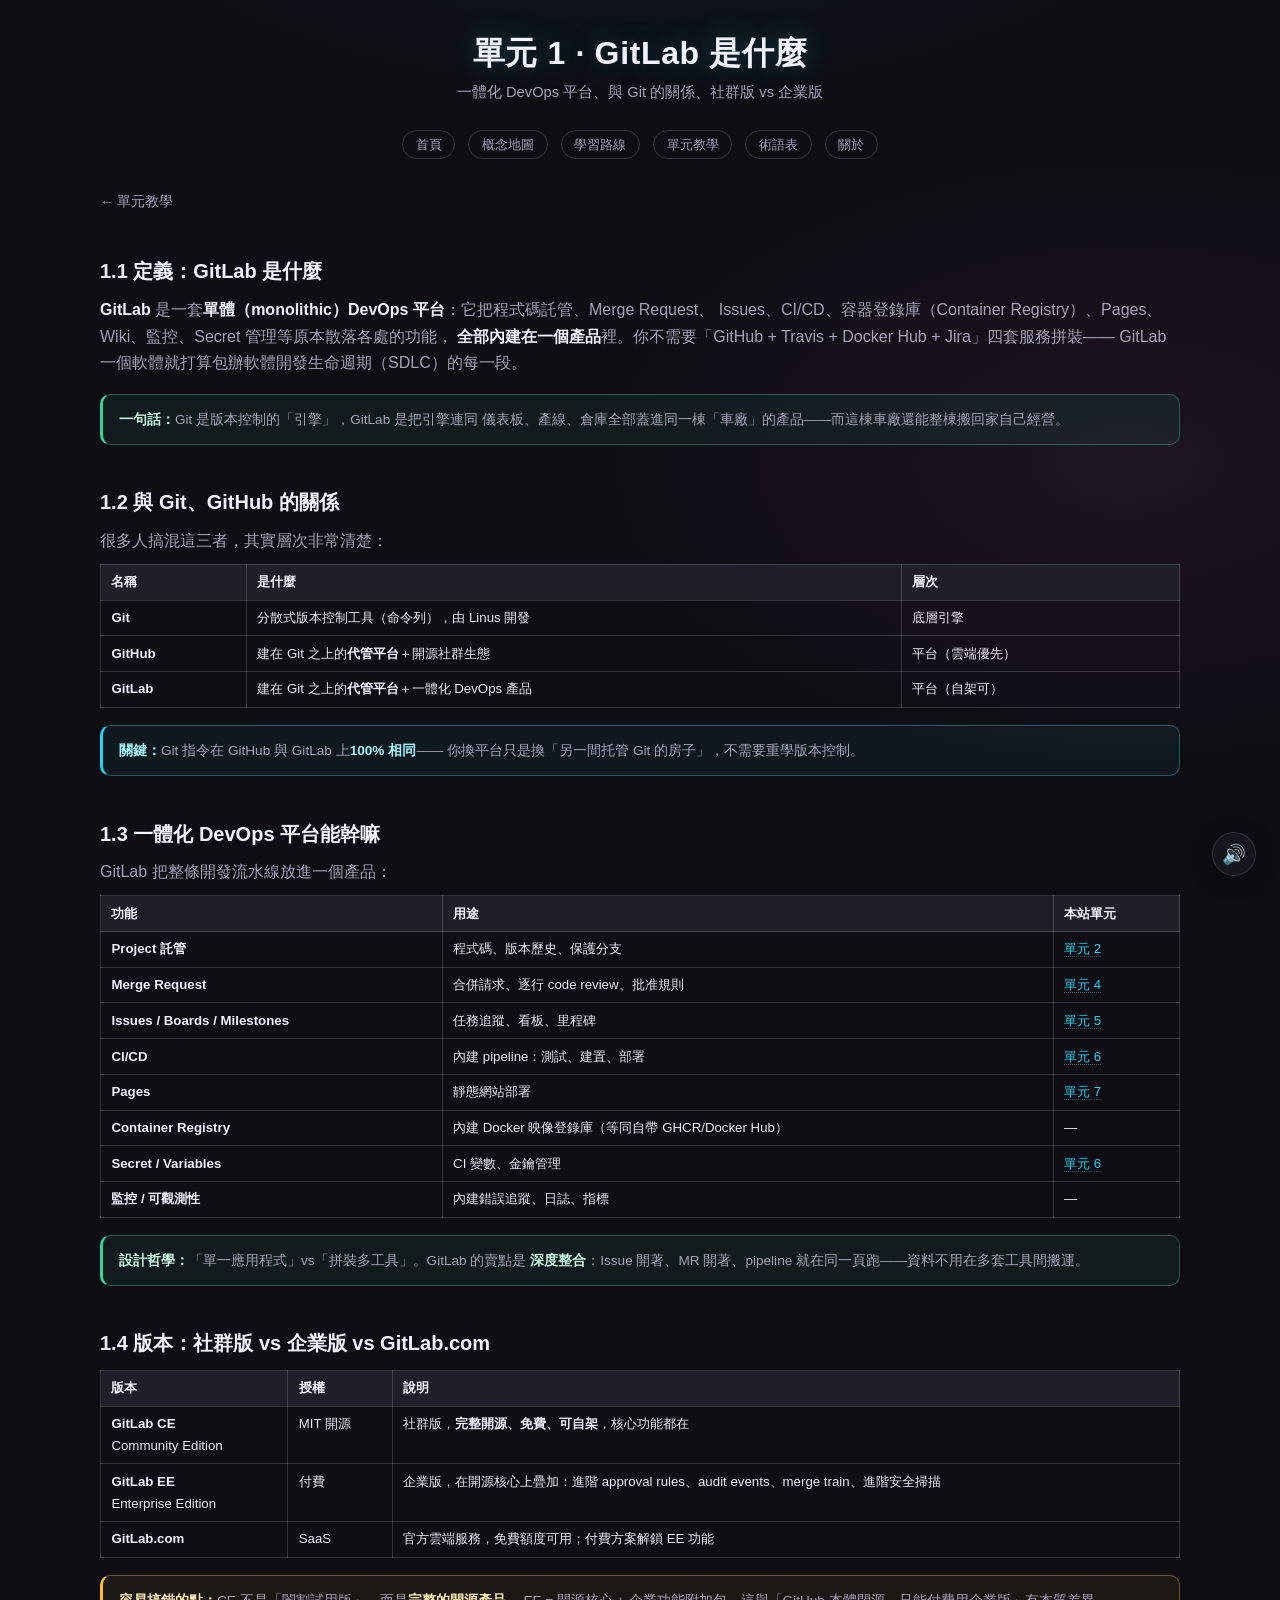
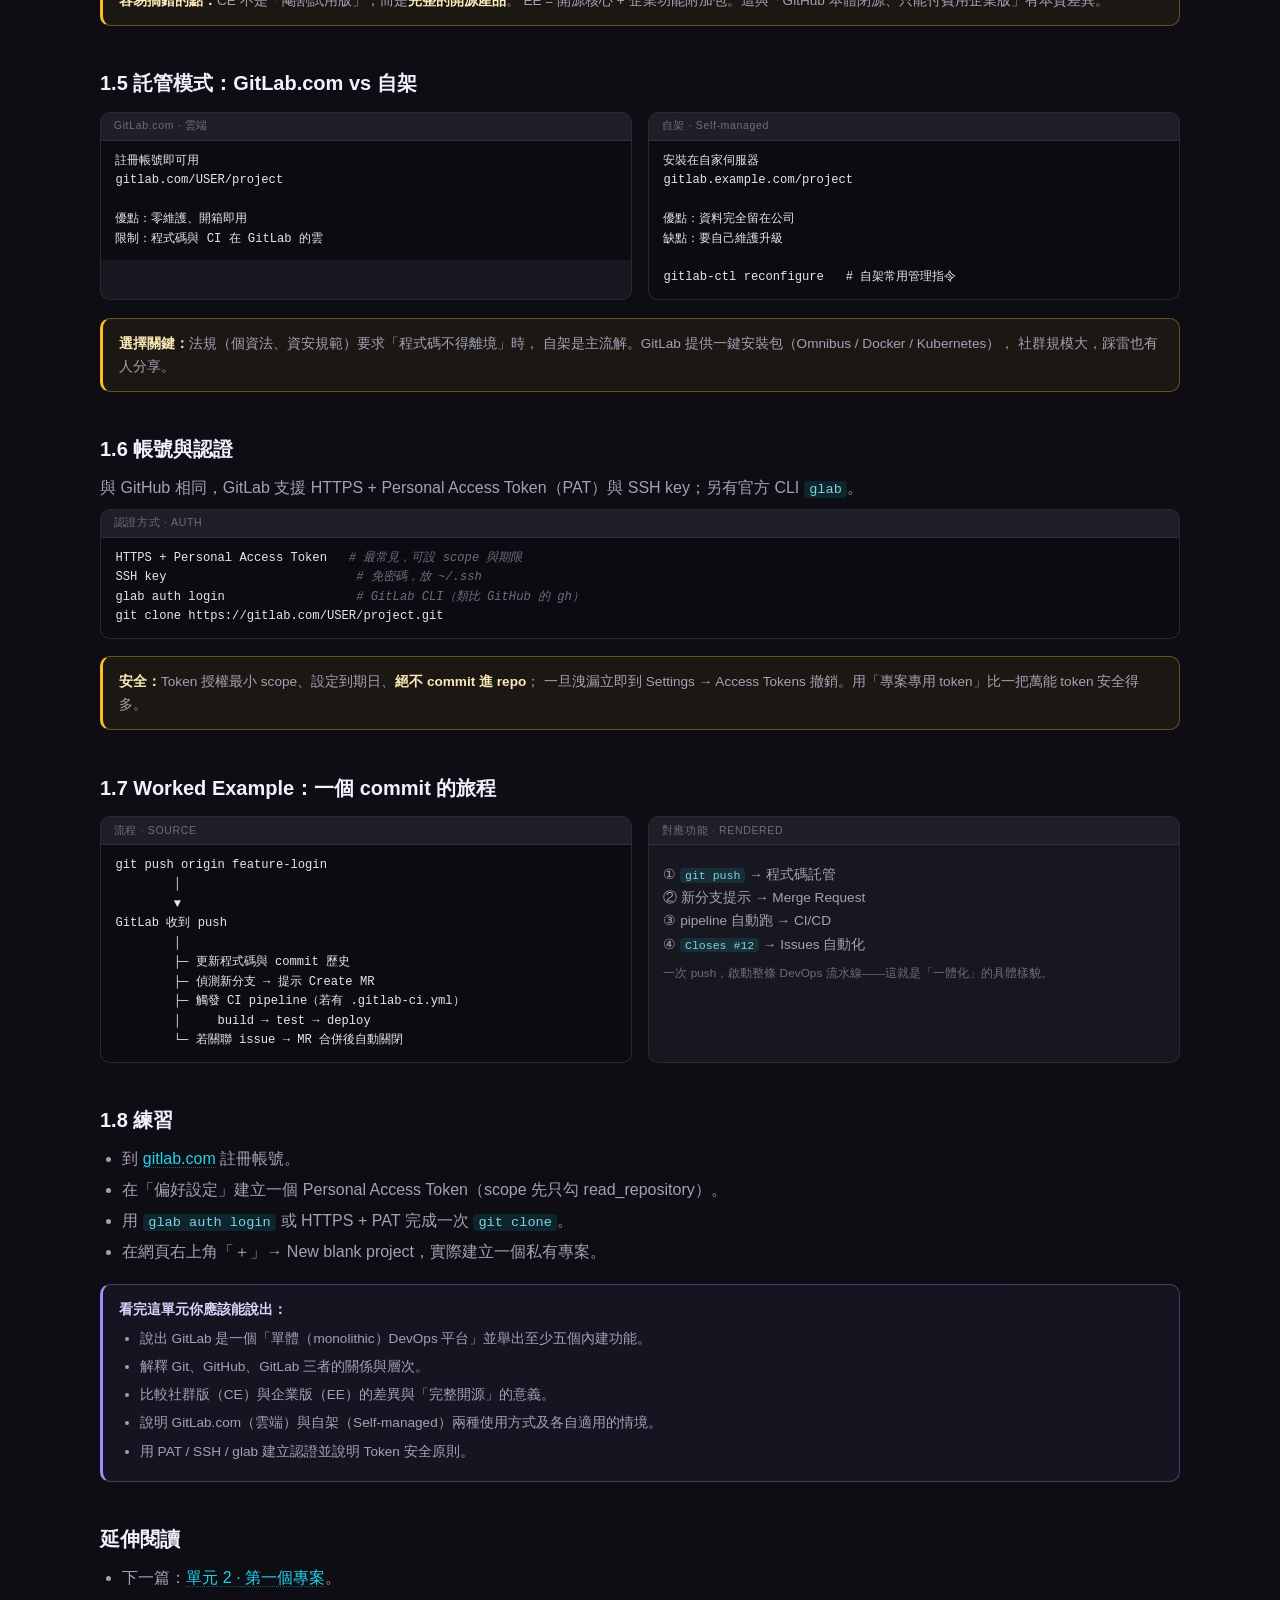
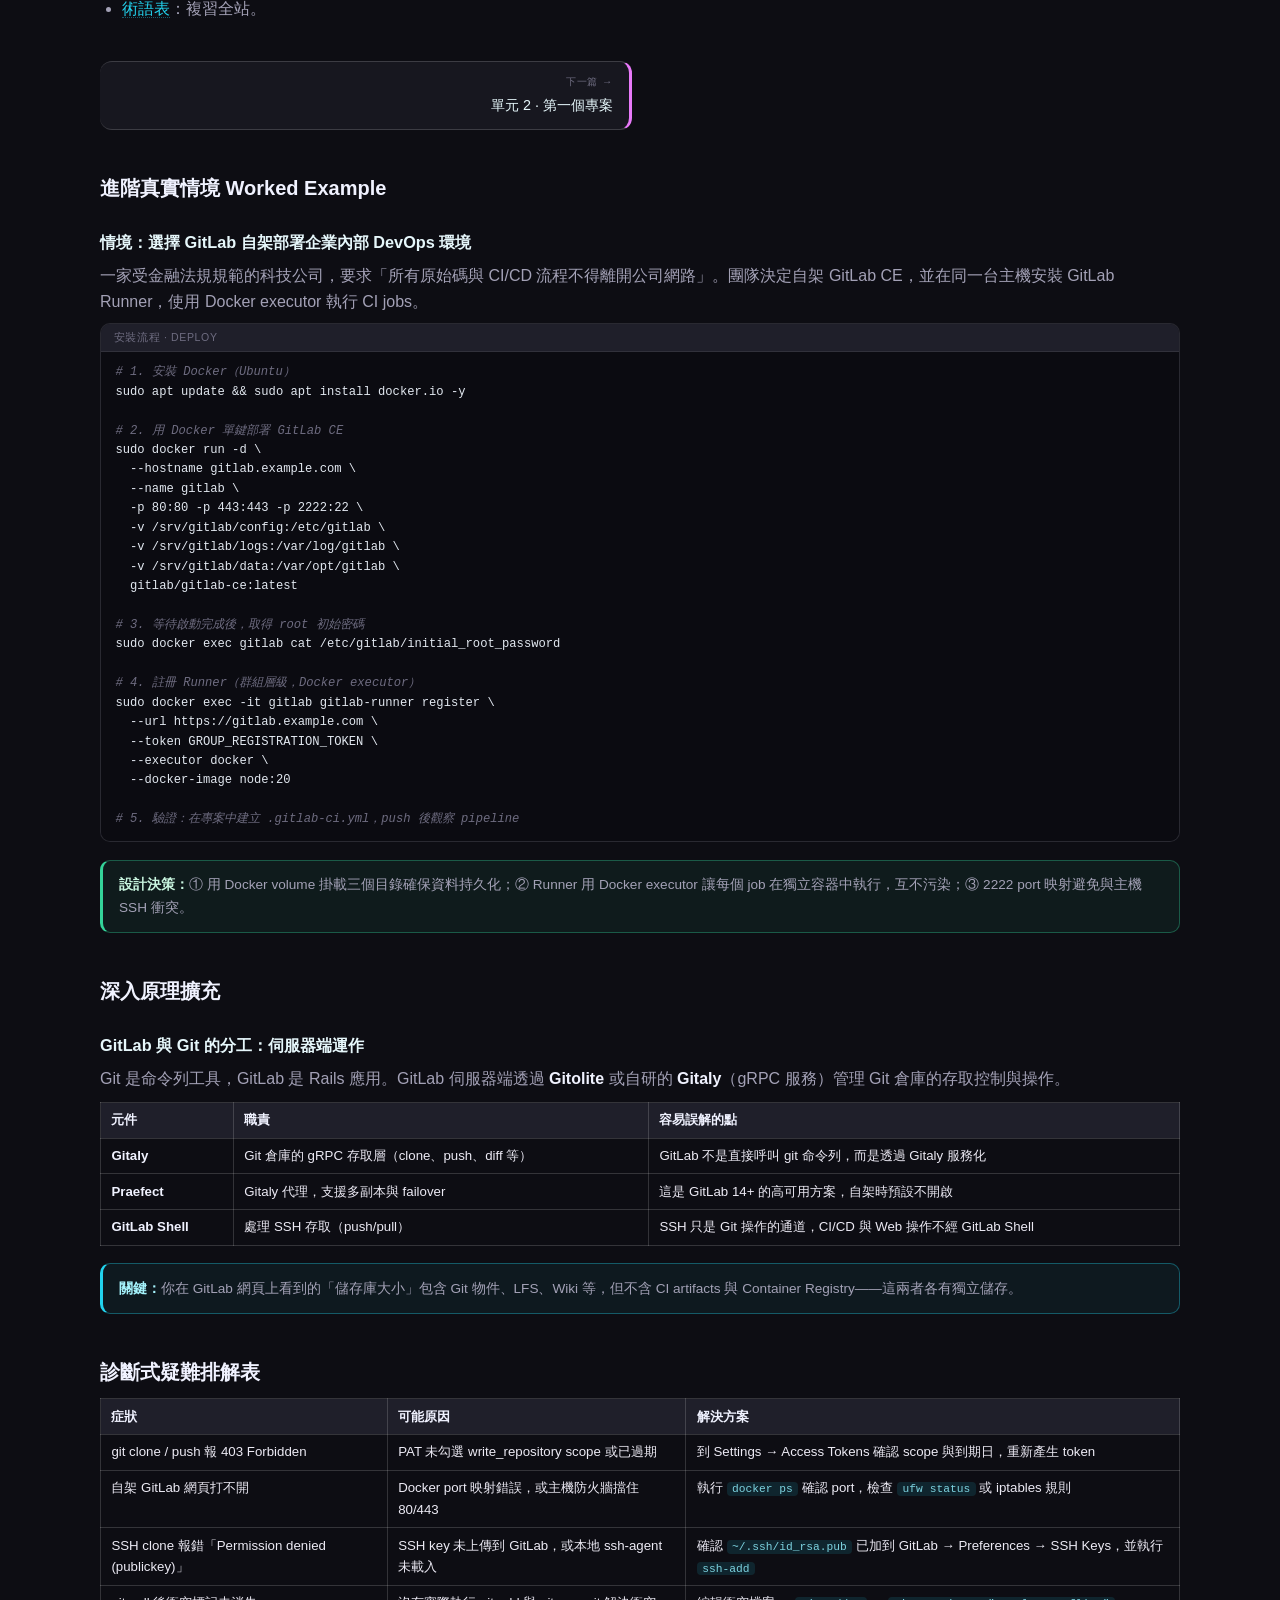
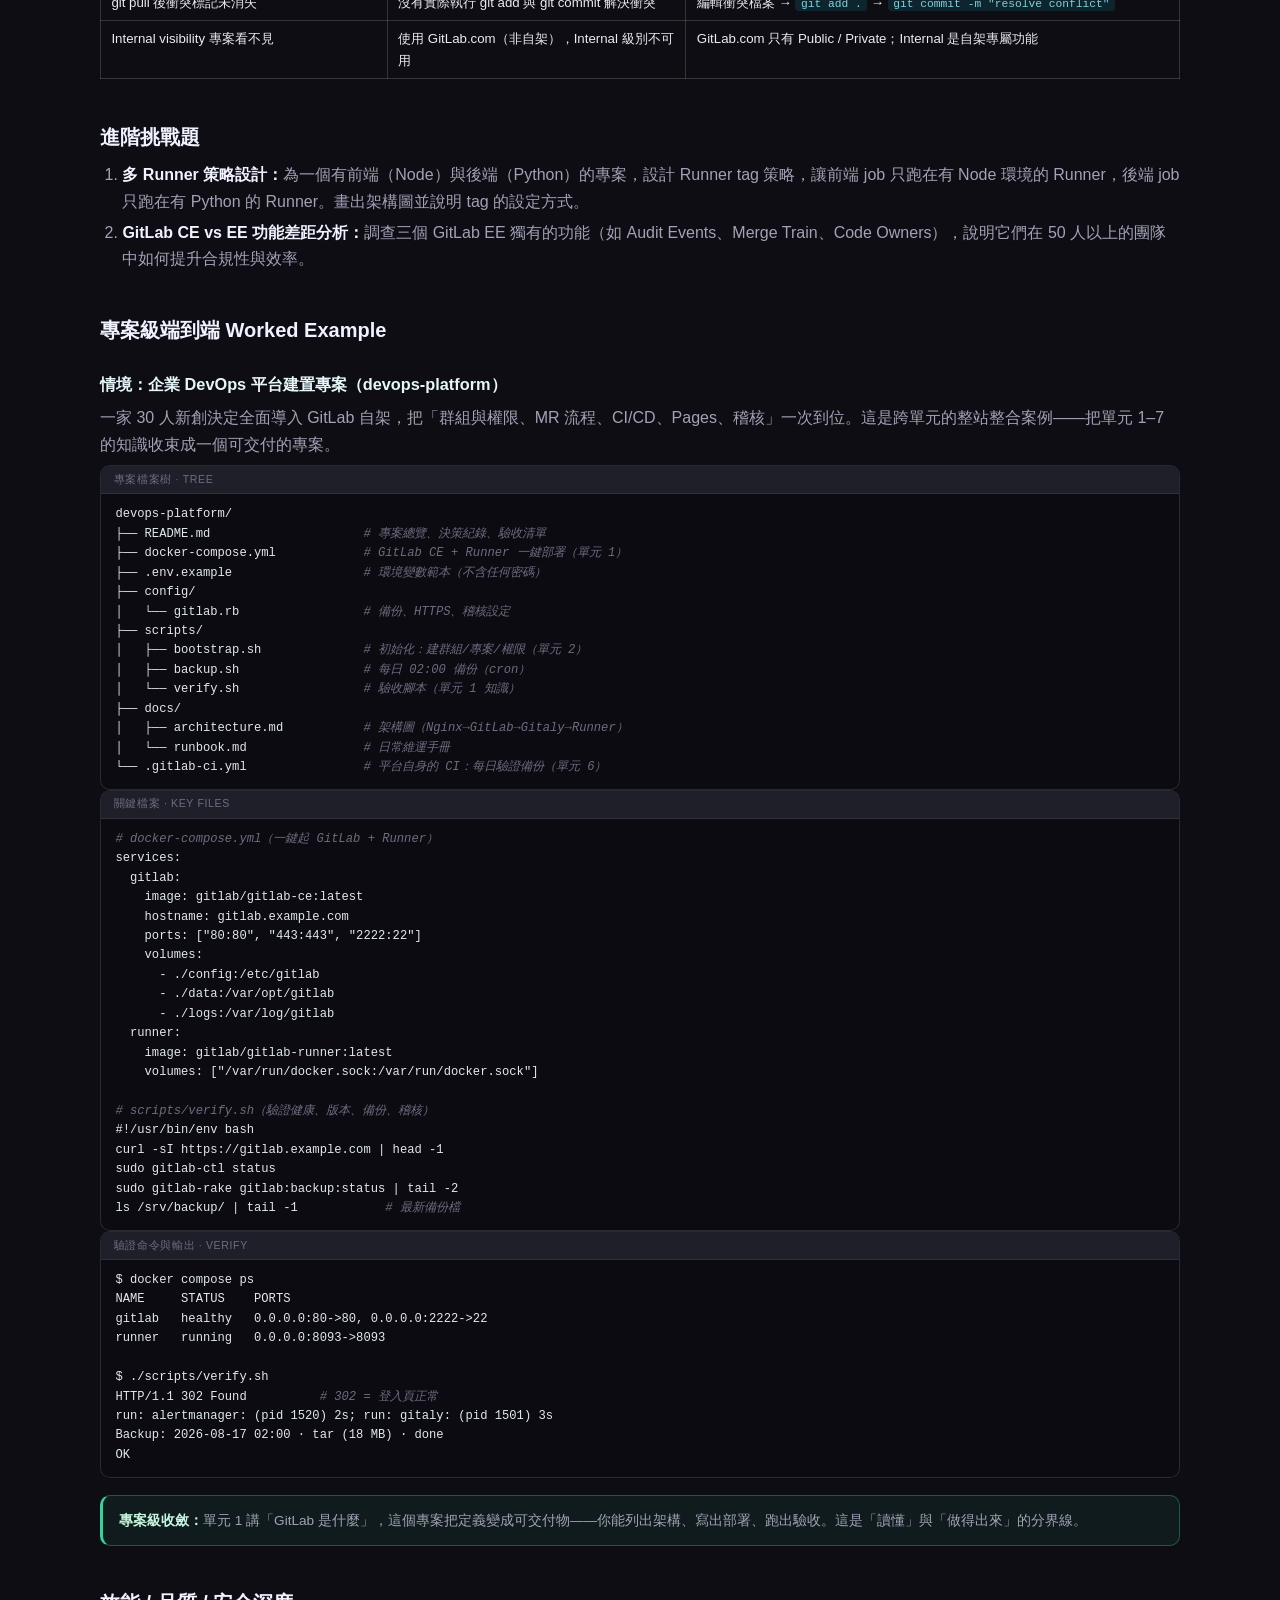
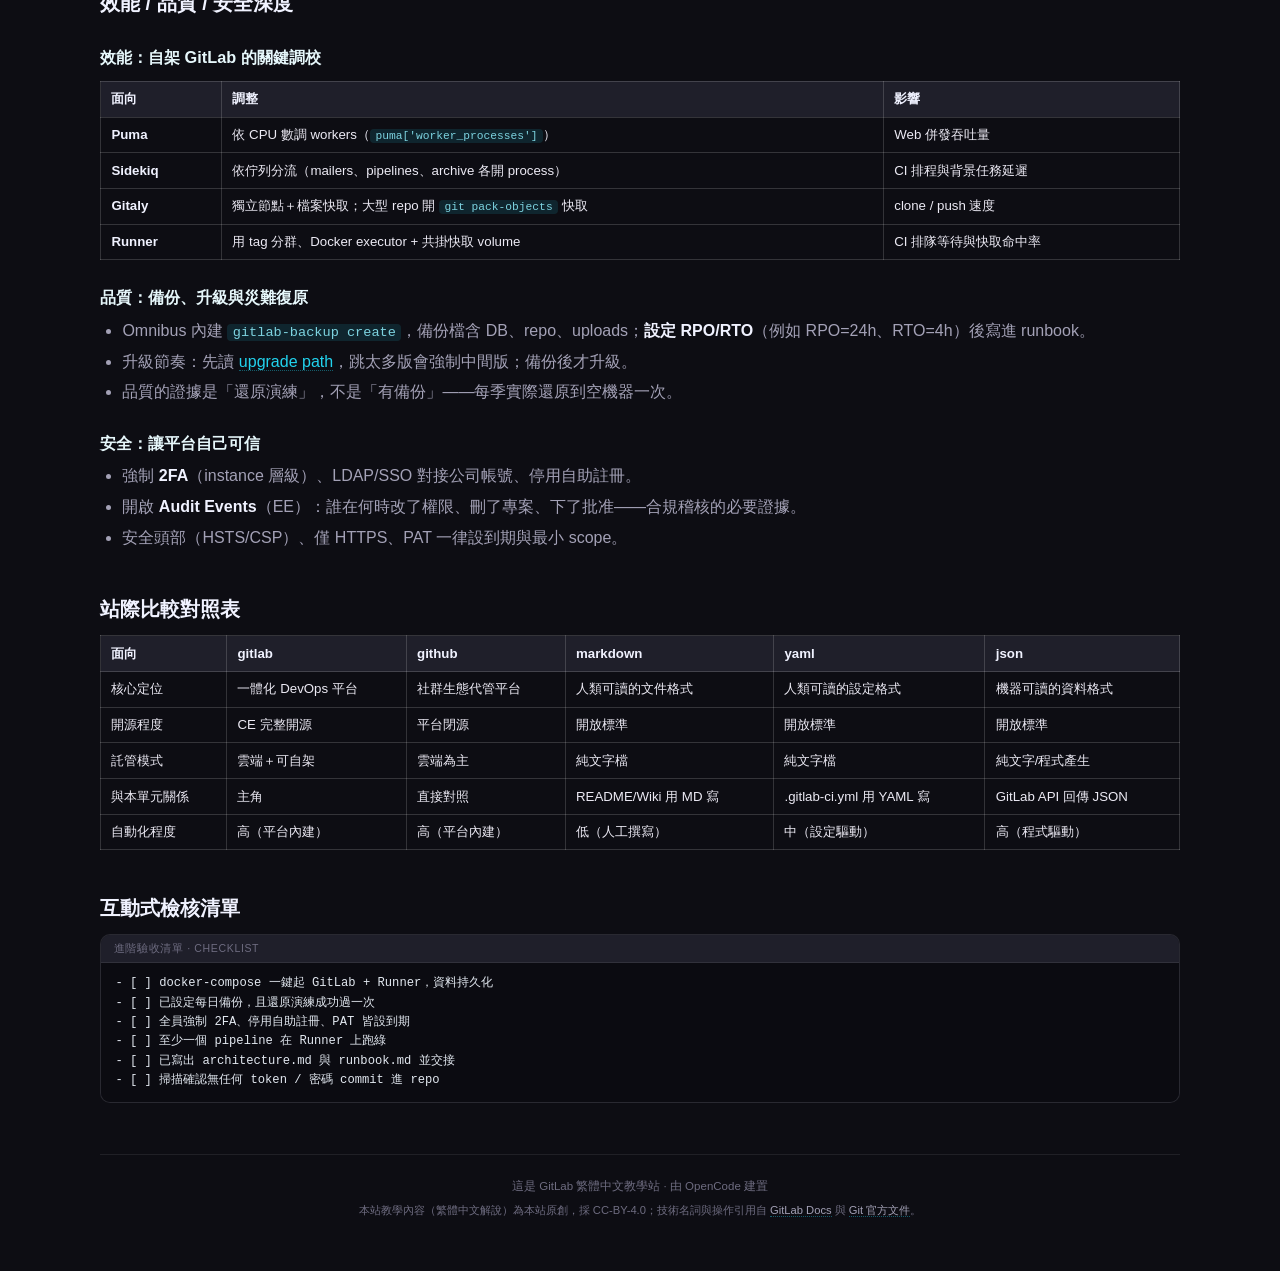
<file: docs/unit-01-gitlab-intro.html>
<!DOCTYPE html>
<html lang="zh-Hant">
<head>
<meta charset="UTF-8">
<meta name="viewport" content="width=device-width, initial-scale=1.0">
<title>單元 1 · GitLab 是什麼 · GitLab 繁體中文教學站</title>
<meta name="description" content="GitLab 是什麼、GitLab.com vs 自架（CE/EE）、一體化 DevOps、認證">
<link rel="icon" type="image/svg+xml" href="../assets/favicon.svg">
<link rel="stylesheet" href="../assets/site.css">
</head>
<body>
<div class="container">
<header>
  <h1>單元 1 · GitLab 是什麼</h1>
  <p class="subtitle">一體化 DevOps 平台、與 Git 的關係、社群版 vs 企業版</p>
</header>
<nav class="topnav">
  <a href="../index.html">首頁</a>
  <a href="../map.html">概念地圖</a>
  <a href="../learning-path.html">學習路線</a>
  <a href="../docs/index.html">單元教學</a>
  <a href="../glossary.html">術語表</a>
  <a href="../about.html">關於</a>
</nav><div class="back-link"><a href="index.html">← 單元教學</a></div>
<div class="guide">
<h2>1.1 定義：GitLab 是什麼</h2>
<p><strong>GitLab</strong> 是一套<strong>單體（monolithic）DevOps 平台</strong>：它把程式碼託管、Merge Request、
Issues、CI/CD、容器登錄庫（Container Registry）、Pages、Wiki、監控、Secret 管理等原本散落各處的功能，
<strong>全部內建在一個產品</strong>裡。你不需要「GitHub + Travis + Docker Hub + Jira」四套服務拼裝——
GitLab 一個軟體就打算包辦軟體開發生命週期（SDLC）的每一段。</p>
<div class="callout"><strong>一句話：</strong>Git 是版本控制的「引擎」，GitLab 是把引擎連同
儀表板、產線、倉庫全部蓋進同一棟「車廠」的產品——而這棟車廠還能整棟搬回家自己經營。</div>

<h2>1.2 與 Git、GitHub 的關係</h2>
<p>很多人搞混這三者，其實層次非常清楚：</p>
<table>
<tr><th>名稱</th><th>是什麼</th><th>層次</th></tr>
<tr><td><strong>Git</strong></td><td>分散式版本控制工具（命令列），由 Linus 開發</td><td>底層引擎</td></tr>
<tr><td><strong>GitHub</strong></td><td>建在 Git 之上的<strong>代管平台</strong>＋開源社群生態</td><td>平台（雲端優先）</td></tr>
<tr><td><strong>GitLab</strong></td><td>建在 Git 之上的<strong>代管平台</strong>＋一體化 DevOps 產品</td><td>平台（自架可）</td></tr>
</table>
<div class="callout info"><strong>關鍵：</strong>Git 指令在 GitHub 與 GitLab 上<strong>100% 相同</strong>——
你換平台只是換「另一間托管 Git 的房子」，不需要重學版本控制。</div>

<h2>1.3 一體化 DevOps 平台能幹嘛</h2>
<p>GitLab 把整條開發流水線放進一個產品：</p>
<table>
<tr><th>功能</th><th>用途</th><th>本站單元</th></tr>
<tr><td><strong>Project 託管</strong></td><td>程式碼、版本歷史、保護分支</td><td><a href="unit-02-first-project.html">單元 2</a></td></tr>
<tr><td><strong>Merge Request</strong></td><td>合併請求、逐行 code review、批准規則</td><td><a href="unit-04-merge-request.html">單元 4</a></td></tr>
<tr><td><strong>Issues / Boards / Milestones</strong></td><td>任務追蹤、看板、里程碑</td><td><a href="unit-05-issues-boards.html">單元 5</a></td></tr>
<tr><td><strong>CI/CD</strong></td><td>內建 pipeline：測試、建置、部署</td><td><a href="unit-06-gitlab-ci.html">單元 6</a></td></tr>
<tr><td><strong>Pages</strong></td><td>靜態網站部署</td><td><a href="unit-07-gitlab-pages.html">單元 7</a></td></tr>
<tr><td><strong>Container Registry</strong></td><td>內建 Docker 映像登錄庫（等同自帶 GHCR/Docker Hub）</td><td>—</td></tr>
<tr><td><strong>Secret / Variables</strong></td><td>CI 變數、金鑰管理</td><td><a href="unit-06-gitlab-ci.html">單元 6</a></td></tr>
<tr><td><strong>監控 / 可觀測性</strong></td><td>內建錯誤追蹤、日誌、指標</td><td>—</td></tr>
</table>
<div class="callout"><strong>設計哲學：</strong>「單一應用程式」vs「拼裝多工具」。GitLab 的賣點是
<strong>深度整合</strong>：Issue 開著、MR 開著、pipeline 就在同一頁跑——資料不用在多套工具間搬運。</div>

<h2>1.4 版本：社群版 vs 企業版 vs GitLab.com</h2>
<table>
<tr><th>版本</th><th>授權</th><th>說明</th></tr>
<tr><td><strong>GitLab CE</strong><br>Community Edition</td><td>MIT 開源</td><td>社群版，<strong>完整開源、免費、可自架</strong>，核心功能都在</td></tr>
<tr><td><strong>GitLab EE</strong><br>Enterprise Edition</td><td>付費</td><td>企業版，在開源核心上疊加：進階 approval rules、audit events、merge train、進階安全掃描</td></tr>
<tr><td><strong>GitLab.com</strong></td><td>SaaS</td><td>官方雲端服務，免費額度可用；付費方案解鎖 EE 功能</td></tr>
</table>
<div class="callout warn"><strong>容易搞錯的點：</strong>CE 不是「閹割試用版」，而是<strong>完整的開源產品</strong>。
EE = 開源核心 + 企業功能附加包。這與「GitHub 本體閉源、只能付費用企業版」有本質差異。</div>

<h2>1.5 託管模式：GitLab.com vs 自架</h2>
<div class="demo-grid">
  <div class="demo-block"><div class="demo-label">GitLab.com · 雲端</div><pre>註冊帳號即可用
gitlab.com/USER/project

優點：零維護、開箱即用
限制：程式碼與 CI 在 GitLab 的雲</pre></div>
  <div class="demo-block"><div class="demo-label">自架 · Self-managed</div><pre>安裝在自家伺服器
gitlab.example.com/project

優點：資料完全留在公司
缺點：要自己維護升級

gitlab-ctl reconfigure   # 自架常用管理指令</pre></div>
</div>
<div class="callout warn"><strong>選擇關鍵：</strong>法規（個資法、資安規範）要求「程式碼不得離境」時，
自架是主流解。GitLab 提供一鍵安裝包（Omnibus / Docker / Kubernetes），
社群規模大，踩雷也有人分享。</div>

<h2>1.6 帳號與認證</h2>
<p>與 GitHub 相同，GitLab 支援 HTTPS + Personal Access Token（PAT）與 SSH key；另有官方 CLI <code>glab</code>。</p>
<div class="demo-block">
  <div class="demo-label">認證方式 · AUTH</div>
  <pre>HTTPS + Personal Access Token   <span class="hl-c"># 最常見，可設 scope 與期限</span>
SSH key                          <span class="hl-c"># 免密碼，放 ~/.ssh</span>
glab auth login                  <span class="hl-c"># GitLab CLI（類比 GitHub 的 gh）</span>
git clone https://gitlab.com/USER/project.git</pre>
</div>
<div class="callout warn"><strong>安全：</strong>Token 授權最小 scope、設定到期日、<strong>絕不 commit 進 repo</strong>；
一旦洩漏立即到 Settings → Access Tokens 撤銷。用「專案專用 token」比一把萬能 token 安全得多。</div>

<h2>1.7 Worked Example：一個 commit 的旅程</h2>
<div class="demo-grid">
  <div class="demo-block"><div class="demo-label">流程 · SOURCE</div><pre>git push origin feature-login
        │
        ▼
GitLab 收到 push
        │
        ├─ 更新程式碼與 commit 歷史
        ├─ 偵測新分支 → 提示 Create MR
        ├─ 觸發 CI pipeline（若有 .gitlab-ci.yml）
        │     build → test → deploy
        └─ 若關聯 issue → MR 合併後自動關閉</pre></div>
  <div class="demo-block"><div class="demo-label">對應功能 · RENDERED</div><div class="demo-render">
    <p>① <code>git push</code> → 程式碼託管<br>② 新分支提示 → Merge Request<br>③ pipeline 自動跑 → CI/CD<br>④ <code>Closes #12</code> → Issues 自動化</p>
    <p class="hint">一次 push，啟動整條 DevOps 流水線——這就是「一體化」的具體樣貌。</p>
  </div></div>
</div>

<h2>1.8 練習</h2>
<ul>
<li>到 <a href="https://gitlab.com/users/sign_in" rel="noopener">gitlab.com</a> 註冊帳號。</li>
<li>在「偏好設定」建立一個 Personal Access Token（scope 先只勾 read_repository）。</li>
<li>用 <code>glab auth login</code> 或 HTTPS + PAT 完成一次 <code>git clone</code>。</li>
<li>在網頁右上角「＋」→ New blank project，實際建立一個私有專案。</li>
</ul>

  <div class="outcome">
    <strong>看完這單元你應該能說出：</strong>
    <ul><li>說出 GitLab 是一個「單體（monolithic）DevOps 平台」並舉出至少五個內建功能。</li><li>解釋 Git、GitHub、GitLab 三者的關係與層次。</li><li>比較社群版（CE）與企業版（EE）的差異與「完整開源」的意義。</li><li>說明 GitLab.com（雲端）與自架（Self-managed）兩種使用方式及各自適用的情境。</li><li>用 PAT / SSH / glab 建立認證並說明 Token 安全原則。</li></ul>
  </div>

  <h2>延伸閱讀</h2>
  <ul>
<li>下一篇：<a href="unit-02-first-project.html">單元 2 · 第一個專案</a>。</li>
<li><a href="../glossary.html">術語表</a>：複習全站。</li>
</ul>

<div class="next-prev">
    <a class="np-next" href="unit-02-first-project.html"><div class="np-label">下一篇 →</div><div class="np-name">單元 2 · 第一個專案</div></a>
</div>

<!-- ═══════ Round 1 Deepen ═══════ -->
<h2>進階真實情境 Worked Example</h2>
<h3>情境：選擇 GitLab 自架部署企業內部 DevOps 環境</h3>
<p>一家受金融法規規範的科技公司，要求「所有原始碼與 CI/CD 流程不得離開公司網路」。團隊決定自架 GitLab CE，並在同一台主機安裝 GitLab Runner，使用 Docker executor 執行 CI jobs。</p>
<div class="demo-block">
  <div class="demo-label">安裝流程 · DEPLOY</div>
  <pre><span class="hl-c"># 1. 安裝 Docker（Ubuntu）</span>
sudo apt update && sudo apt install docker.io -y

<span class="hl-c"># 2. 用 Docker 單鍵部署 GitLab CE</span>
sudo docker run -d \
  --hostname gitlab.example.com \
  --name gitlab \
  -p 80:80 -p 443:443 -p 2222:22 \
  -v /srv/gitlab/config:/etc/gitlab \
  -v /srv/gitlab/logs:/var/log/gitlab \
  -v /srv/gitlab/data:/var/opt/gitlab \
  gitlab/gitlab-ce:latest

<span class="hl-c"># 3. 等待啟動完成後，取得 root 初始密碼</span>
sudo docker exec gitlab cat /etc/gitlab/initial_root_password

<span class="hl-c"># 4. 註冊 Runner（群組層級，Docker executor）</span>
sudo docker exec -it gitlab gitlab-runner register \
  --url https://gitlab.example.com \
  --token GROUP_REGISTRATION_TOKEN \
  --executor docker \
  --docker-image node:20

<span class="hl-c"># 5. 驗證：在專案中建立 .gitlab-ci.yml，push 後觀察 pipeline</span></pre>
</div>
<div class="callout"><strong>設計決策：</strong>① 用 Docker volume 掛載三個目錄確保資料持久化；② Runner 用 Docker executor 讓每個 job 在獨立容器中執行，互不污染；③ 2222 port 映射避免與主機 SSH 衝突。</div>

<h2>深入原理擴充</h2>
<h3>GitLab 與 Git 的分工：伺服器端運作</h3>
<p>Git 是命令列工具，GitLab 是 Rails 應用。GitLab 伺服器端透過 <strong>Gitolite</strong> 或自研的 <strong>Gitaly</strong>（gRPC 服務）管理 Git 倉庫的存取控制與操作。</p>
<table>
<tr><th>元件</th><th>職責</th><th>容易誤解的點</th></tr>
<tr><td><strong>Gitaly</strong></td><td>Git 倉庫的 gRPC 存取層（clone、push、diff 等）</td><td>GitLab 不是直接呼叫 git 命令列，而是透過 Gitaly 服務化</td></tr>
<tr><td><strong>Praefect</strong></td><td>Gitaly 代理，支援多副本與 failover</td><td>這是 GitLab 14+ 的高可用方案，自架時預設不開啟</td></tr>
<tr><td><strong>GitLab Shell</strong></td><td>處理 SSH 存取（push/pull）</td><td>SSH 只是 Git 操作的通道，CI/CD 與 Web 操作不經 GitLab Shell</td></tr>
</table>
<div class="callout info"><strong>關鍵：</strong>你在 GitLab 網頁上看到的「儲存庫大小」包含 Git 物件、LFS、Wiki 等，但不含 CI artifacts 與 Container Registry——這兩者各有獨立儲存。</div>

<h2>診斷式疑難排解表</h2>
<table>
<tr><th>症狀</th><th>可能原因</th><th>解決方案</th></tr>
<tr><td>git clone / push 報 403 Forbidden</td><td>PAT 未勾選 write_repository scope 或已過期</td><td>到 Settings → Access Tokens 確認 scope 與到期日，重新產生 token</td></tr>
<tr><td>自架 GitLab 網頁打不開</td><td>Docker port 映射錯誤，或主機防火牆擋住 80/443</td><td>執行 <code>docker ps</code> 確認 port，檢查 <code>ufw status</code> 或 iptables 規則</td></tr>
<tr><td>SSH clone 報錯「Permission denied (publickey)」</td><td>SSH key 未上傳到 GitLab，或本地 ssh-agent 未載入</td><td>確認 <code>~/.ssh/id_rsa.pub</code> 已加到 GitLab → Preferences → SSH Keys，並執行 <code>ssh-add</code></td></tr>
<tr><td>git pull 後衝突標記未消失</td><td>沒有實際執行 git add 與 git commit 解決衝突</td><td>編輯衝突檔案 → <code>git add .</code> → <code>git commit -m "resolve conflict"</code></td></tr>
<tr><td>Internal visibility 專案看不見</td><td>使用 GitLab.com（非自架），Internal 級別不可用</td><td>GitLab.com 只有 Public / Private；Internal 是自架專屬功能</td></tr>
</table>

<h2>進階挑戰題</h2>
<ol>
<li><strong>多 Runner 策略設計：</strong>為一個有前端（Node）與後端（Python）的專案，設計 Runner tag 策略，讓前端 job 只跑在有 Node 環境的 Runner，後端 job 只跑在有 Python 的 Runner。畫出架構圖並說明 tag 的設定方式。</li>
<li><strong>GitLab CE vs EE 功能差距分析：</strong>調查三個 GitLab EE 獨有的功能（如 Audit Events、Merge Train、Code Owners），說明它們在 50 人以上的團隊中如何提升合規性與效率。</li>
</ol>

<!-- ═══════ Round 2 Deepen ═══════ -->
<h2>專案級端到端 Worked Example</h2>
<h3>情境：企業 DevOps 平台建置專案（devops-platform）</h3>
<p>一家 30 人新創決定全面導入 GitLab 自架，把「群組與權限、MR 流程、CI/CD、Pages、稽核」一次到位。這是跨單元的整站整合案例——把單元 1–7 的知識收束成一個可交付的專案。</p>
<div class="demo-block">
  <div class="demo-label">專案檔案樹 · TREE</div>
  <pre>devops-platform/
├── README.md                     <span class="hl-c"># 專案總覽、決策紀錄、驗收清單</span>
├── docker-compose.yml            <span class="hl-c"># GitLab CE + Runner 一鍵部署（單元 1）</span>
├── .env.example                  <span class="hl-c"># 環境變數範本（不含任何密碼）</span>
├── config/
│   └── gitlab.rb                 <span class="hl-c"># 備份、HTTPS、稽核設定</span>
├── scripts/
│   ├── bootstrap.sh              <span class="hl-c"># 初始化：建群組/專案/權限（單元 2）</span>
│   ├── backup.sh                 <span class="hl-c"># 每日 02:00 備份（cron）</span>
│   └── verify.sh                 <span class="hl-c"># 驗收腳本（單元 1 知識）</span>
├── docs/
│   ├── architecture.md           <span class="hl-c"># 架構圖（Nginx→GitLab→Gitaly→Runner）</span>
│   └── runbook.md                <span class="hl-c"># 日常維運手冊</span>
└── .gitlab-ci.yml                <span class="hl-c"># 平台自身的 CI：每日驗證備份（單元 6）</span></pre>
</div>
<div class="demo-block">
  <div class="demo-label">關鍵檔案 · KEY FILES</div>
  <pre><span class="hl-c"># docker-compose.yml（一鍵起 GitLab + Runner）</span>
services:
  gitlab:
    image: gitlab/gitlab-ce:latest
    hostname: gitlab.example.com
    ports: ["80:80", "443:443", "2222:22"]
    volumes:
      - ./config:/etc/gitlab
      - ./data:/var/opt/gitlab
      - ./logs:/var/log/gitlab
  runner:
    image: gitlab/gitlab-runner:latest
    volumes: ["/var/run/docker.sock:/var/run/docker.sock"]

<span class="hl-c"># scripts/verify.sh（驗證健康、版本、備份、稽核）</span>
#!/usr/bin/env bash
curl -sI https://gitlab.example.com | head -1
sudo gitlab-ctl status
sudo gitlab-rake gitlab:backup:status | tail -2
ls /srv/backup/ | tail -1            <span class="hl-c"># 最新備份檔</span></pre>
</div>
<div class="demo-block">
  <div class="demo-label">驗證命令與輸出 · VERIFY</div>
  <pre>$ docker compose ps
NAME     STATUS    PORTS
gitlab   healthy   0.0.0.0:80->80, 0.0.0.0:2222->22
runner   running   0.0.0.0:8093->8093

$ ./scripts/verify.sh
HTTP/1.1 302 Found          <span class="hl-c"># 302 = 登入頁正常</span>
run: alertmanager: (pid 1520) 2s; run: gitaly: (pid 1501) 3s
Backup: 2026-08-17 02:00 · tar (18 MB) · done
OK</pre>
</div>
<div class="callout"><strong>專案級收斂：</strong>單元 1 講「GitLab 是什麼」，這個專案把定義變成可交付物——你能列出架構、寫出部署、跑出驗收。這是「讀懂」與「做得出來」的分界線。</div>

<h2>效能 / 品質 / 安全深度</h2>
<h3>效能：自架 GitLab 的關鍵調校</h3>
<table>
<tr><th>面向</th><th>調整</th><th>影響</th></tr>
<tr><td><strong>Puma</strong></td><td>依 CPU 數調 workers（<code>puma['worker_processes']</code>）</td><td>Web 併發吞吐量</td></tr>
<tr><td><strong>Sidekiq</strong></td><td>依佇列分流（mailers、pipelines、archive 各開 process）</td><td>CI 排程與背景任務延遲</td></tr>
<tr><td><strong>Gitaly</strong></td><td>獨立節點＋檔案快取；大型 repo 開 <code>git pack-objects</code> 快取</td><td>clone / push 速度</td></tr>
<tr><td><strong>Runner</strong></td><td>用 tag 分群、Docker executor + 共掛快取 volume</td><td>CI 排隊等待與快取命中率</td></tr>
</table>
<h3>品質：備份、升級與災難復原</h3>
<ul>
<li>Omnibus 內建 <code>gitlab-backup create</code>，備份檔含 DB、repo、uploads；<strong>設定 RPO/RTO</strong>（例如 RPO=24h、RTO=4h）後寫進 runbook。</li>
<li>升級節奏：先讀 <a href="https://docs.gitlab.com/update/upgrade_paths/" rel="noopener">upgrade path</a>，跳太多版會強制中間版；備份後才升級。</li>
<li>品質的證據是「還原演練」，不是「有備份」——每季實際還原到空機器一次。</li>
</ul>
<h3>安全：讓平台自己可信</h3>
<ul>
<li>強制 <strong>2FA</strong>（instance 層級）、LDAP/SSO 對接公司帳號、停用自助註冊。</li>
<li>開啟 <strong>Audit Events</strong>（EE）：誰在何時改了權限、刪了專案、下了批准——合規稽核的必要證據。</li>
<li>安全頭部（HSTS/CSP）、僅 HTTPS、PAT 一律設到期與最小 scope。</li>
</ul>

<h2>站際比較對照表</h2>
<table>
<tr><th>面向</th><th>gitlab</th><th>github</th><th>markdown</th><th>yaml</th><th>json</th></tr>
<tr><td>核心定位</td><td>一體化 DevOps 平台</td><td>社群生態代管平台</td><td>人類可讀的文件格式</td><td>人類可讀的設定格式</td><td>機器可讀的資料格式</td></tr>
<tr><td>開源程度</td><td>CE 完整開源</td><td>平台閉源</td><td>開放標準</td><td>開放標準</td><td>開放標準</td></tr>
<tr><td>託管模式</td><td>雲端＋可自架</td><td>雲端為主</td><td>純文字檔</td><td>純文字檔</td><td>純文字/程式產生</td></tr>
<tr><td>與本單元關係</td><td>主角</td><td>直接對照</td><td>README/Wiki 用 MD 寫</td><td>.gitlab-ci.yml 用 YAML 寫</td><td>GitLab API 回傳 JSON</td></tr>
<tr><td>自動化程度</td><td>高（平台內建）</td><td>高（平台內建）</td><td>低（人工撰寫）</td><td>中（設定驅動）</td><td>高（程式驅動）</td></tr>
</table>

<h2>互動式檢核清單</h2>
<div class="demo-block">
  <div class="demo-label">進階驗收清單 · CHECKLIST</div>
  <pre>- [ ] docker-compose 一鍵起 GitLab + Runner，資料持久化
- [ ] 已設定每日備份，且還原演練成功過一次
- [ ] 全員強制 2FA、停用自助註冊、PAT 皆設到期
- [ ] 至少一個 pipeline 在 Runner 上跑綠
- [ ] 已寫出 architecture.md 與 runbook.md 並交接
- [ ] 掃描確認無任何 token / 密碼 commit 進 repo</pre>
</div>

</div>
<footer>這是 GitLab 繁體中文教學站 · 由 OpenCode 建置<br>
  <span class="footer-license">本站教學內容（繁體中文解說）為本站原創，採 CC-BY-4.0；技術名詞與操作引用自 <a href="https://docs.gitlab.com/" rel="noopener">GitLab Docs</a> 與 <a href="https://git-scm.com/doc" rel="noopener">Git 官方文件</a>。</span></footer>
</div><link rel="stylesheet" href="../assets/speech.css">
<script src="../assets/speech.js" defer></script>
</body></html>
</file>
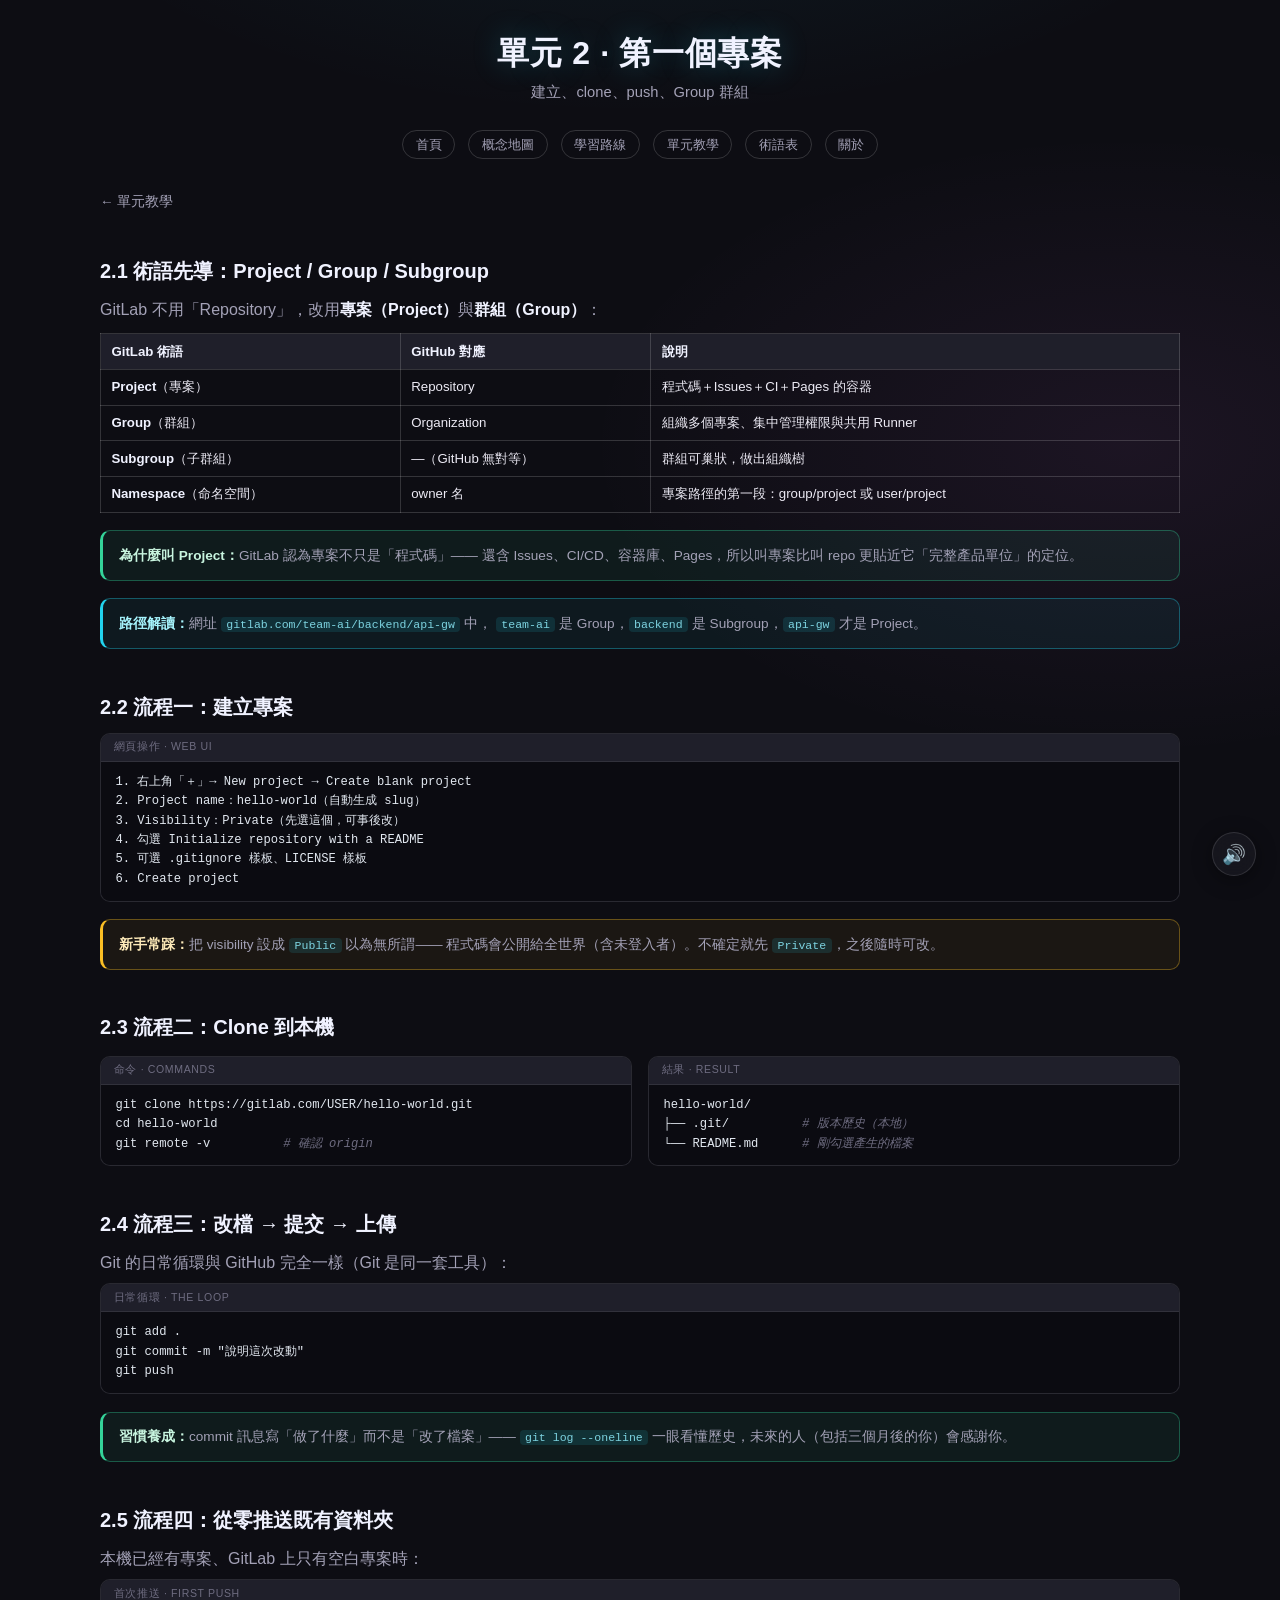
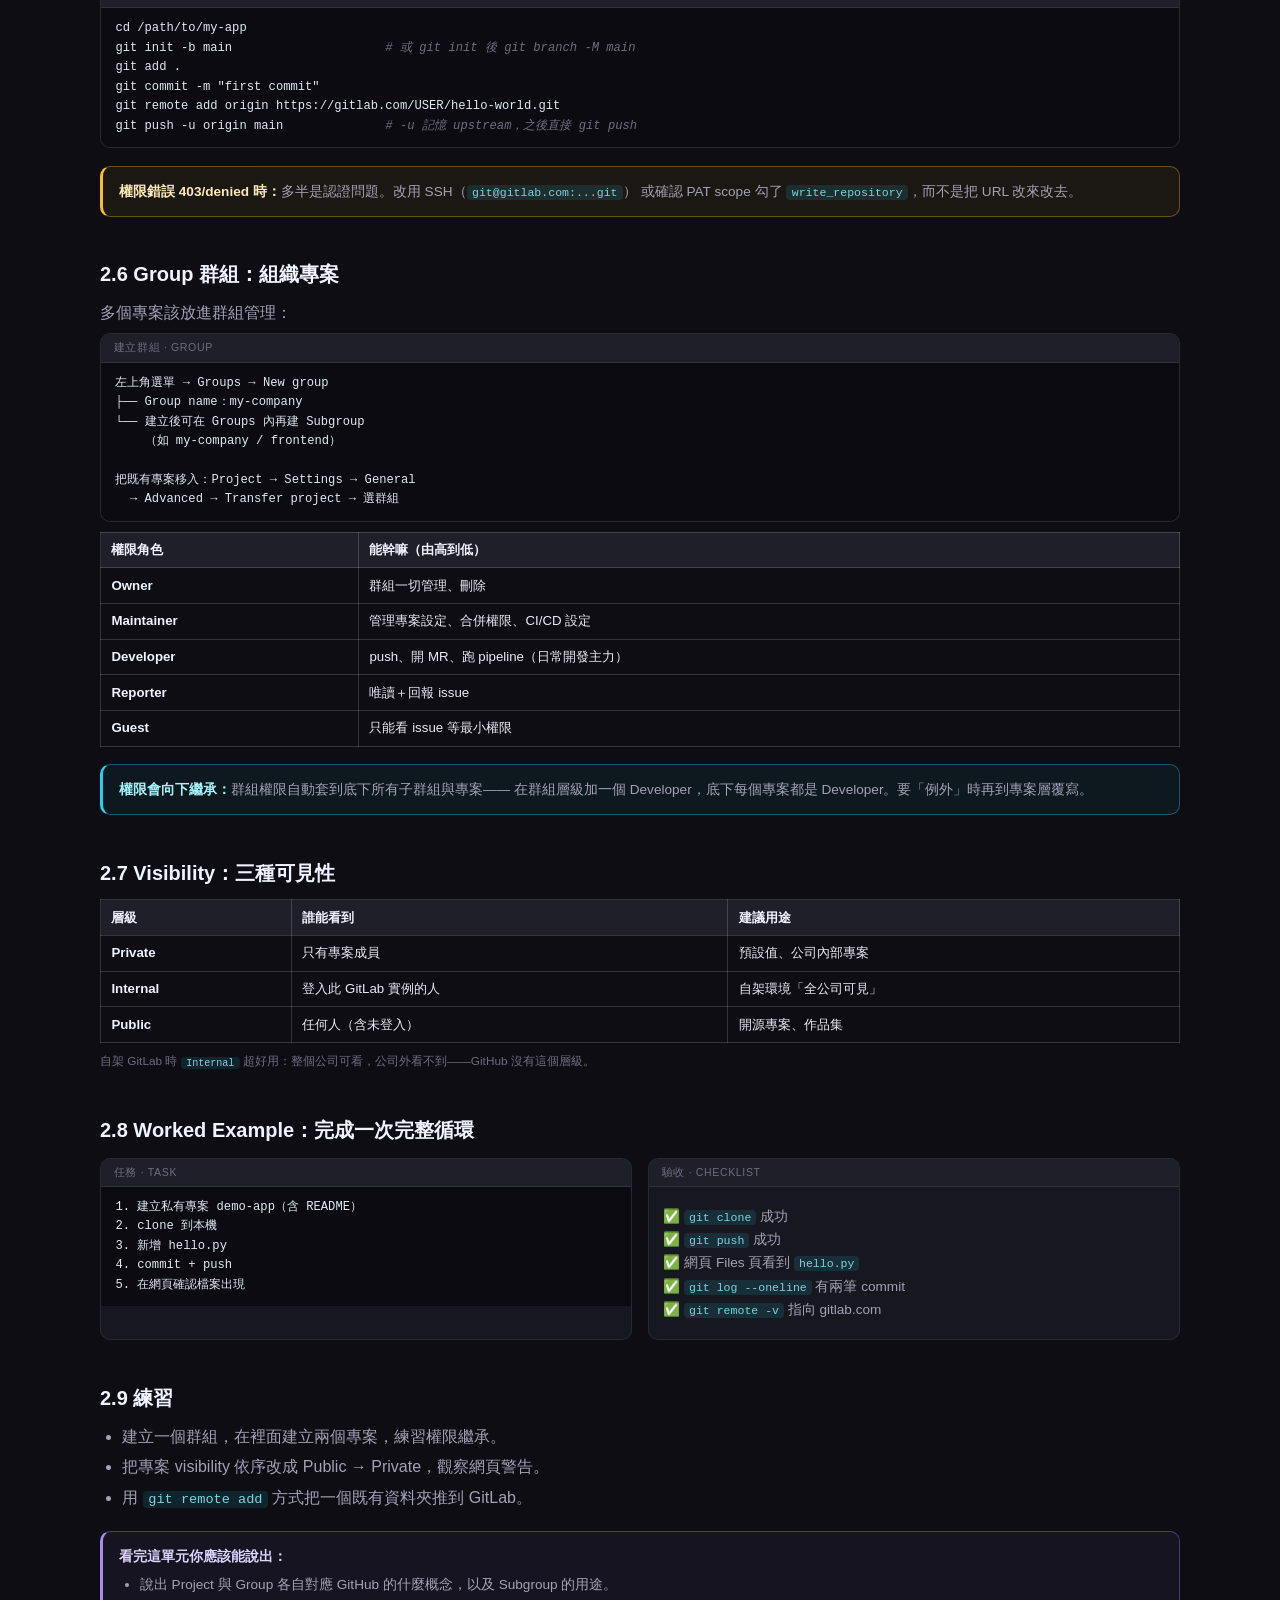
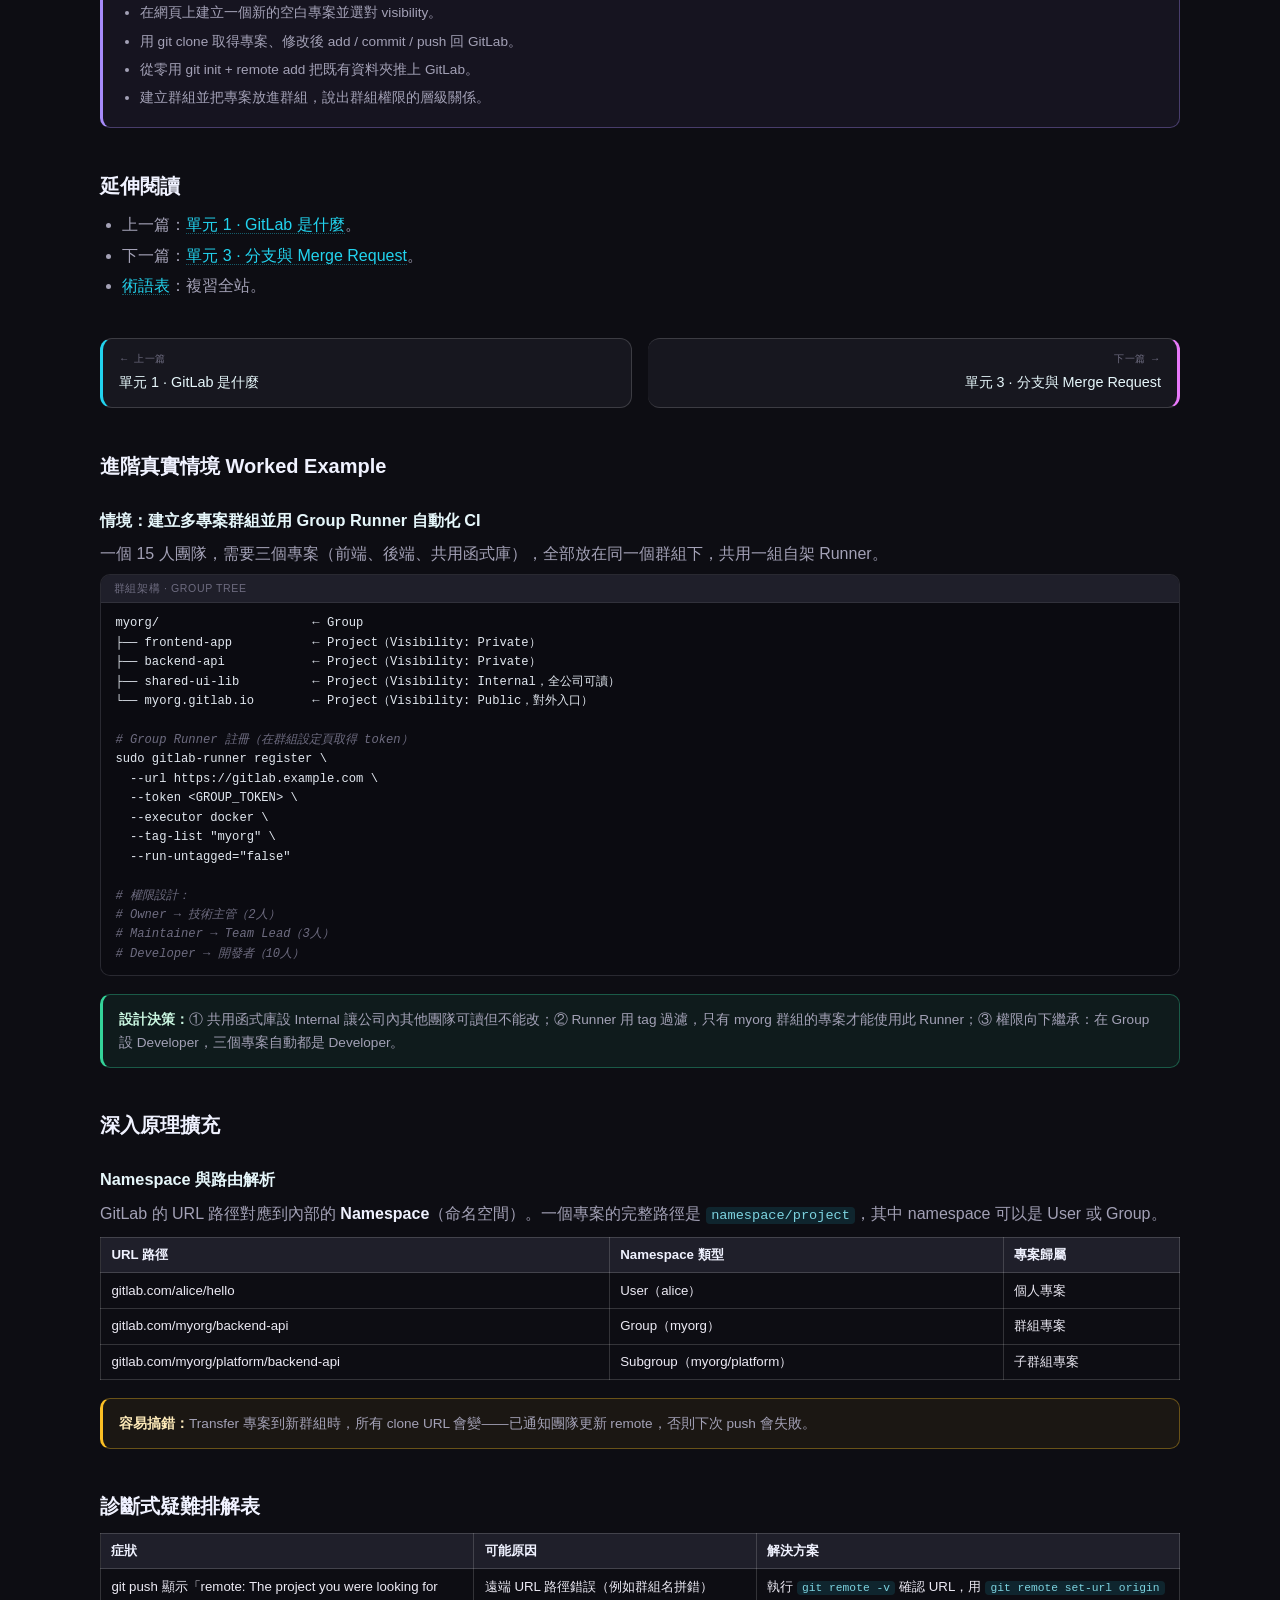
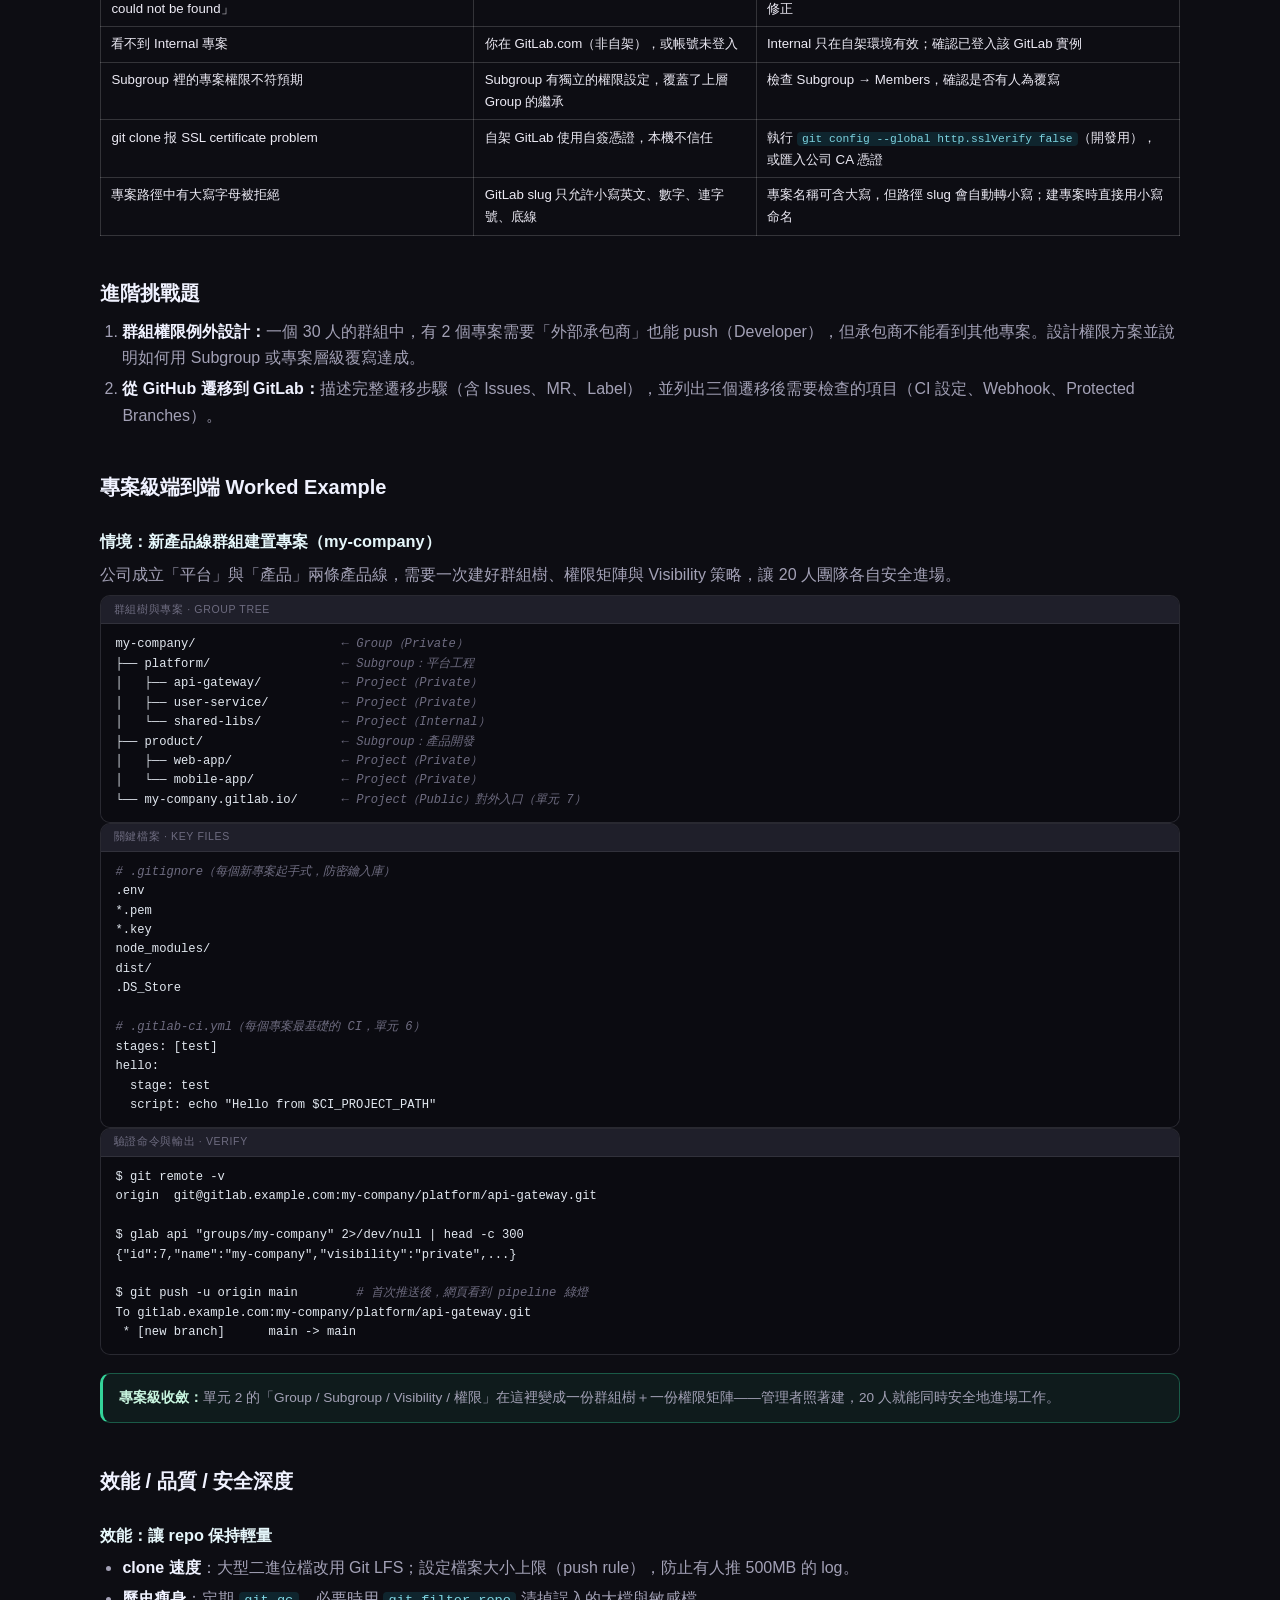
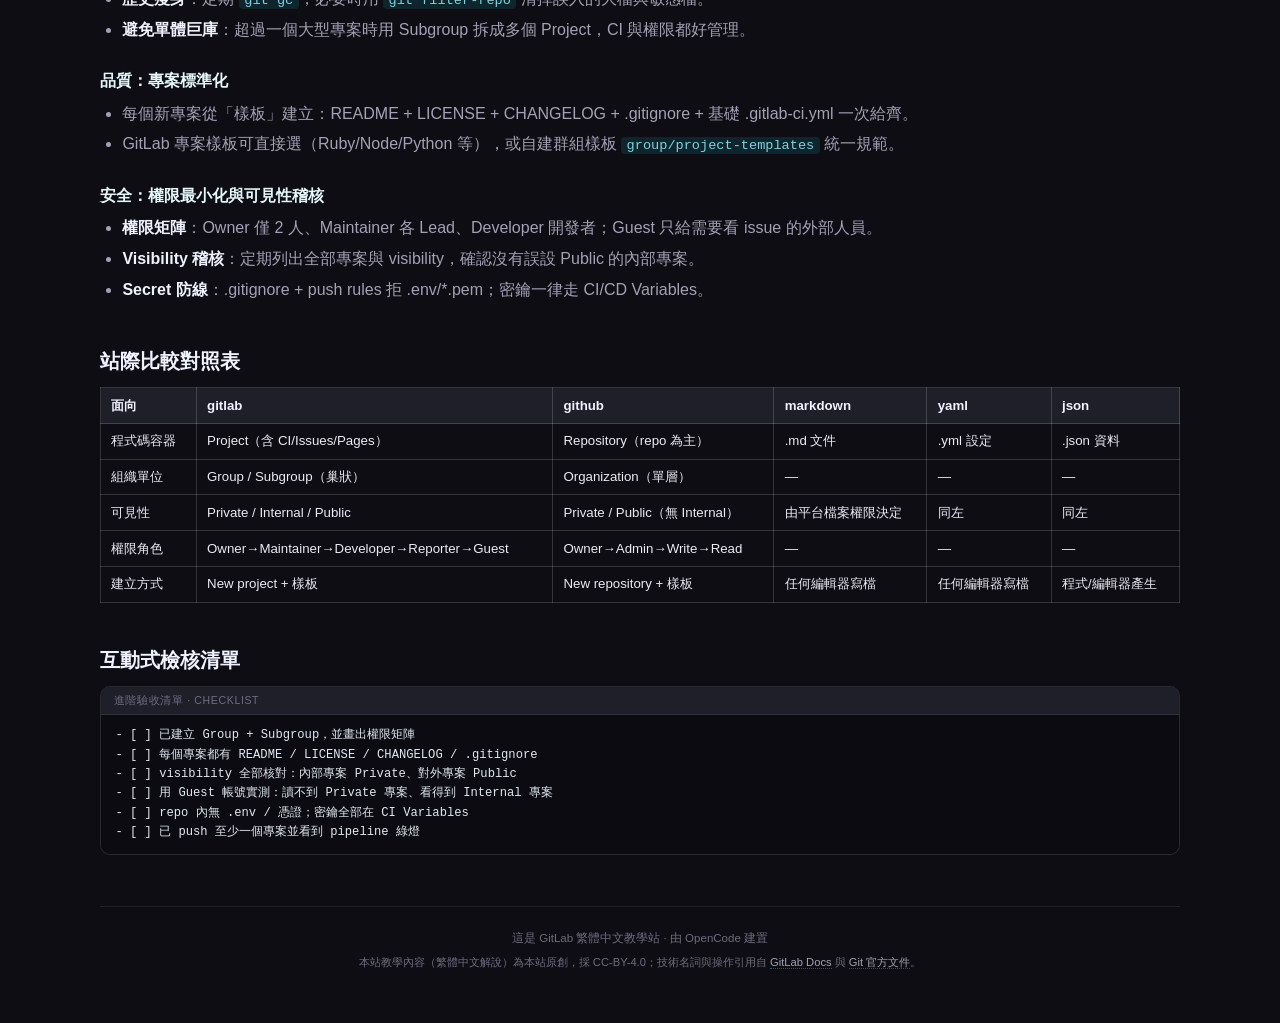
<file: docs/unit-02-first-project.html>
<!DOCTYPE html>
<html lang="zh-Hant">
<head>
<meta charset="UTF-8">
<meta name="viewport" content="width=device-width, initial-scale=1.0">
<title>單元 2 · 第一個專案 · GitLab 繁體中文教學站</title>
<meta name="description" content="Project/Group/Subgroup、建立/clone/push、visibility、權限角色">
<link rel="icon" type="image/svg+xml" href="../assets/favicon.svg">
<link rel="stylesheet" href="../assets/site.css">
</head>
<body>
<div class="container">
<header>
  <h1>單元 2 · 第一個專案</h1>
  <p class="subtitle">建立、clone、push、Group 群組</p>
</header>
<nav class="topnav">
  <a href="../index.html">首頁</a>
  <a href="../map.html">概念地圖</a>
  <a href="../learning-path.html">學習路線</a>
  <a href="../docs/index.html">單元教學</a>
  <a href="../glossary.html">術語表</a>
  <a href="../about.html">關於</a>
</nav><div class="back-link"><a href="index.html">← 單元教學</a></div>
<div class="guide">
<h2>2.1 術語先導：Project / Group / Subgroup</h2>
<p>GitLab 不用「Repository」，改用<strong>專案（Project）</strong>與<strong>群組（Group）</strong>：
</p>
<table>
<tr><th>GitLab 術語</th><th>GitHub 對應</th><th>說明</th></tr>
<tr><td><strong>Project</strong>（專案）</td><td>Repository</td><td>程式碼＋Issues＋CI＋Pages 的容器</td></tr>
<tr><td><strong>Group</strong>（群組）</td><td>Organization</td><td>組織多個專案、集中管理權限與共用 Runner</td></tr>
<tr><td><strong>Subgroup</strong>（子群組）</td><td>—（GitHub 無對等）</td><td>群組可巢狀，做出組織樹</td></tr>
<tr><td><strong>Namespace</strong>（命名空間）</td><td>owner 名</td><td>專案路徑的第一段：group/project 或 user/project</td></tr>
</table>
<div class="callout"><strong>為什麼叫 Project：</strong>GitLab 認為專案不只是「程式碼」——
還含 Issues、CI/CD、容器庫、Pages，所以叫專案比叫 repo 更貼近它「完整產品單位」的定位。</div>
<div class="callout info"><strong>路徑解讀：</strong>網址 <code>gitlab.com/team-ai/backend/api-gw</code> 中，
<code>team-ai</code> 是 Group，<code>backend</code> 是 Subgroup，<code>api-gw</code> 才是 Project。</div>

<h2>2.2 流程一：建立專案</h2>
<div class="demo-block">
  <div class="demo-label">網頁操作 · WEB UI</div>
  <pre>1. 右上角「＋」→ New project → Create blank project
2. Project name：hello-world（自動生成 slug）
3. Visibility：Private（先選這個，可事後改）
4. 勾選 Initialize repository with a README
5. 可選 .gitignore 樣板、LICENSE 樣板
6. Create project</pre>
</div>
<div class="callout warn"><strong>新手常踩：</strong>把 visibility 設成 <code>Public</code> 以為無所謂——
程式碼會公開給全世界（含未登入者）。不確定就先 <code>Private</code>，之後隨時可改。</div>

<h2>2.3 流程二：Clone 到本機</h2>
<div class="demo-grid">
  <div class="demo-block"><div class="demo-label">命令 · COMMANDS</div><pre>git clone https://gitlab.com/USER/hello-world.git
cd hello-world
git remote -v          <span class="hl-c"># 確認 origin</span></pre></div>
  <div class="demo-block"><div class="demo-label">結果 · RESULT</div><pre>hello-world/
├── .git/          <span class="hl-c"># 版本歷史（本地）</span>
└── README.md      <span class="hl-c"># 剛勾選產生的檔案</span></pre></div>
</div>

<h2>2.4 流程三：改檔 → 提交 → 上傳</h2>
<p>Git 的日常循環與 GitHub 完全一樣（Git 是同一套工具）：</p>
<div class="demo-block">
  <div class="demo-label">日常循環 · THE LOOP</div>
  <pre>git add .
git commit -m "說明這次改動"
git push</pre>
</div>
<div class="callout"><strong>習慣養成：</strong>commit 訊息寫「做了什麼」而不是「改了檔案」——
<code>git log --oneline</code> 一眼看懂歷史，未來的人（包括三個月後的你）會感謝你。</div>

<h2>2.5 流程四：從零推送既有資料夾</h2>
<p>本機已經有專案、GitLab 上只有空白專案時：</p>
<div class="demo-block">
  <div class="demo-label">首次推送 · FIRST PUSH</div>
  <pre>cd /path/to/my-app
git init -b main                     <span class="hl-c"># 或 git init 後 git branch -M main</span>
git add .
git commit -m "first commit"
git remote add origin https://gitlab.com/USER/hello-world.git
git push -u origin main              <span class="hl-c"># -u 記憶 upstream，之後直接 git push</span></pre>
</div>
<div class="callout warn"><strong>權限錯誤 403/denied 時：</strong>多半是認證問題。改用 SSH（<code>git@gitlab.com:...git</code>）
或確認 PAT scope 勾了 <code>write_repository</code>，而不是把 URL 改來改去。</div>

<h2>2.6 Group 群組：組織專案</h2>
<p>多個專案該放進群組管理：</p>
<div class="demo-block">
  <div class="demo-label">建立群組 · GROUP</div>
  <pre>左上角選單 → Groups → New group
├── Group name：my-company
└── 建立後可在 Groups 內再建 Subgroup
    （如 my-company / frontend）

把既有專案移入：Project → Settings → General
  → Advanced → Transfer project → 選群組</pre>
</div>
<table>
<tr><th>權限角色</th><th>能幹嘛（由高到低）</th></tr>
<tr><td><strong>Owner</strong></td><td>群組一切管理、刪除</td></tr>
<tr><td><strong>Maintainer</strong></td><td>管理專案設定、合併權限、CI/CD 設定</td></tr>
<tr><td><strong>Developer</strong></td><td>push、開 MR、跑 pipeline（日常開發主力）</td></tr>
<tr><td><strong>Reporter</strong></td><td>唯讀＋回報 issue</td></tr>
<tr><td><strong>Guest</strong></td><td>只能看 issue 等最小權限</td></tr>
</table>
<div class="callout info"><strong>權限會向下繼承：</strong>群組權限自動套到底下所有子群組與專案——
在群組層級加一個 Developer，底下每個專案都是 Developer。要「例外」時再到專案層覆寫。</div>

<h2>2.7 Visibility：三種可見性</h2>
<table>
<tr><th>層級</th><th>誰能看到</th><th>建議用途</th></tr>
<tr><td><strong>Private</strong></td><td>只有專案成員</td><td>預設值、公司內部專案</td></tr>
<tr><td><strong>Internal</strong></td><td>登入此 GitLab 實例的人</td><td>自架環境「全公司可見」</td></tr>
<tr><td><strong>Public</strong></td><td>任何人（含未登入）</td><td>開源專案、作品集</td></tr>
</table>
<p class="hint">自架 GitLab 時 <code>Internal</code> 超好用：整個公司可看，公司外看不到——GitHub 沒有這個層級。</p>

<h2>2.8 Worked Example：完成一次完整循環</h2>
<div class="demo-grid">
  <div class="demo-block"><div class="demo-label">任務 · TASK</div><pre>1. 建立私有專案 demo-app（含 README）
2. clone 到本機
3. 新增 hello.py
4. commit + push
5. 在網頁確認檔案出現</pre></div>
  <div class="demo-block"><div class="demo-label">驗收 · CHECKLIST</div><div class="demo-render">
    <p>✅ <code>git clone</code> 成功<br>✅ <code>git push</code> 成功<br>✅ 網頁 Files 頁看到 <code>hello.py</code><br>✅ <code>git log --oneline</code> 有兩筆 commit<br>✅ <code>git remote -v</code> 指向 gitlab.com</p>
  </div></div>
</div>

<h2>2.9 練習</h2>
<ul>
<li>建立一個群組，在裡面建立兩個專案，練習權限繼承。</li>
<li>把專案 visibility 依序改成 Public → Private，觀察網頁警告。</li>
<li>用 <code>git remote add</code> 方式把一個既有資料夾推到 GitLab。</li>
</ul>

  <div class="outcome">
    <strong>看完這單元你應該能說出：</strong>
    <ul><li>說出 Project 與 Group 各自對應 GitHub 的什麼概念，以及 Subgroup 的用途。</li><li>在網頁上建立一個新的空白專案並選對 visibility。</li><li>用 git clone 取得專案、修改後 add / commit / push 回 GitLab。</li><li>從零用 git init + remote add 把既有資料夾推上 GitLab。</li><li>建立群組並把專案放進群組，說出群組權限的層級關係。</li></ul>
  </div>

  <h2>延伸閱讀</h2>
  <ul>
<li>上一篇：<a href="unit-01-gitlab-intro.html">單元 1 · GitLab 是什麼</a>。</li>
<li>下一篇：<a href="unit-03-branches-mr.html">單元 3 · 分支與 Merge Request</a>。</li>
<li><a href="../glossary.html">術語表</a>：複習全站。</li>
</ul>

<div class="next-prev">
    <a href="unit-01-gitlab-intro.html"><div class="np-label">← 上一篇</div><div class="np-name">單元 1 · GitLab 是什麼</div></a>
    <a class="np-next" href="unit-03-branches-mr.html"><div class="np-label">下一篇 →</div><div class="np-name">單元 3 · 分支與 Merge Request</div></a>
</div>

<!-- ═══════ Round 1 Deepen ═══════ -->
<h2>進階真實情境 Worked Example</h2>
<h3>情境：建立多專案群組並用 Group Runner 自動化 CI</h3>
<p>一個 15 人團隊，需要三個專案（前端、後端、共用函式庫），全部放在同一個群組下，共用一組自架 Runner。</p>
<div class="demo-block">
  <div class="demo-label">群組架構 · GROUP TREE</div>
  <pre>myorg/                     ← Group
├── frontend-app           ← Project（Visibility: Private）
├── backend-api            ← Project（Visibility: Private）
├── shared-ui-lib          ← Project（Visibility: Internal，全公司可讀）
└── myorg.gitlab.io        ← Project（Visibility: Public，對外入口）

<span class="hl-c"># Group Runner 註冊（在群組設定頁取得 token）</span>
sudo gitlab-runner register \
  --url https://gitlab.example.com \
  --token &lt;GROUP_TOKEN&gt; \
  --executor docker \
  --tag-list "myorg" \
  --run-untagged="false"

<span class="hl-c"># 權限設計：</span>
<span class="hl-c"># Owner → 技術主管（2人）</span>
<span class="hl-c"># Maintainer → Team Lead（3人）</span>
<span class="hl-c"># Developer → 開發者（10人）</span></pre>
</div>
<div class="callout"><strong>設計決策：</strong>① 共用函式庫設 Internal 讓公司內其他團隊可讀但不能改；② Runner 用 tag 過濾，只有 myorg 群組的專案才能使用此 Runner；③ 權限向下繼承：在 Group 設 Developer，三個專案自動都是 Developer。</div>

<h2>深入原理擴充</h2>
<h3>Namespace 與路由解析</h3>
<p>GitLab 的 URL 路徑對應到內部的 <strong>Namespace</strong>（命名空間）。一個專案的完整路徑是 <code>namespace/project</code>，其中 namespace 可以是 User 或 Group。</p>
<table>
<tr><th>URL 路徑</th><th>Namespace 類型</th><th>專案歸屬</th></tr>
<tr><td>gitlab.com/alice/hello</td><td>User（alice）</td><td>個人專案</td></tr>
<tr><td>gitlab.com/myorg/backend-api</td><td>Group（myorg）</td><td>群組專案</td></tr>
<tr><td>gitlab.com/myorg/platform/backend-api</td><td>Subgroup（myorg/platform）</td><td>子群組專案</td></tr>
</table>
<div class="callout warn"><strong>容易搞錯：</strong>Transfer 專案到新群組時，所有 clone URL 會變——已通知團隊更新 remote，否則下次 push 會失敗。</div>

<h2>診斷式疑難排解表</h2>
<table>
<tr><th>症狀</th><th>可能原因</th><th>解決方案</th></tr>
<tr><td>git push 顯示「remote: The project you were looking for could not be found」</td><td>遠端 URL 路徑錯誤（例如群組名拼錯）</td><td>執行 <code>git remote -v</code> 確認 URL，用 <code>git remote set-url origin</code> 修正</td></tr>
<tr><td>看不到 Internal 專案</td><td>你在 GitLab.com（非自架），或帳號未登入</td><td>Internal 只在自架環境有效；確認已登入該 GitLab 實例</td></tr>
<tr><td>Subgroup 裡的專案權限不符預期</td><td>Subgroup 有獨立的權限設定，覆蓋了上層 Group 的繼承</td><td>檢查 Subgroup → Members，確認是否有人為覆寫</td></tr>
<tr><td>git clone 报 SSL certificate problem</td><td>自架 GitLab 使用自簽憑證，本機不信任</td><td>執行 <code>git config --global http.sslVerify false</code>（開發用），或匯入公司 CA 憑證</td></tr>
<tr><td>專案路徑中有大寫字母被拒絕</td><td>GitLab slug 只允許小寫英文、數字、連字號、底線</td><td>專案名稱可含大寫，但路徑 slug 會自動轉小寫；建專案時直接用小寫命名</td></tr>
</table>

<h2>進階挑戰題</h2>
<ol>
<li><strong>群組權限例外設計：</strong>一個 30 人的群組中，有 2 個專案需要「外部承包商」也能 push（Developer），但承包商不能看到其他專案。設計權限方案並說明如何用 Subgroup 或專案層級覆寫達成。</li>
<li><strong>從 GitHub 遷移到 GitLab：</strong>描述完整遷移步驟（含 Issues、MR、Label），並列出三個遷移後需要檢查的項目（CI 設定、Webhook、Protected Branches）。</li>
</ol>

<!-- ═══════ Round 2 Deepen ═══════ -->
<h2>專案級端到端 Worked Example</h2>
<h3>情境：新產品線群組建置專案（my-company）</h3>
<p>公司成立「平台」與「產品」兩條產品線，需要一次建好群組樹、權限矩陣與 Visibility 策略，讓 20 人團隊各自安全進場。</p>
<div class="demo-block">
  <div class="demo-label">群組樹與專案 · GROUP TREE</div>
  <pre>my-company/                    <span class="hl-c">← Group（Private）</span>
├── platform/                  <span class="hl-c">← Subgroup：平台工程</span>
│   ├── api-gateway/           <span class="hl-c">← Project（Private）</span>
│   ├── user-service/          <span class="hl-c">← Project（Private）</span>
│   └── shared-libs/           <span class="hl-c">← Project（Internal）</span>
├── product/                   <span class="hl-c">← Subgroup：產品開發</span>
│   ├── web-app/               <span class="hl-c">← Project（Private）</span>
│   └── mobile-app/            <span class="hl-c">← Project（Private）</span>
└── my-company.gitlab.io/      <span class="hl-c">← Project（Public）對外入口（單元 7）</span></pre>
</div>
<div class="demo-block">
  <div class="demo-label">關鍵檔案 · KEY FILES</div>
  <pre><span class="hl-c"># .gitignore（每個新專案起手式，防密鑰入庫）</span>
.env
*.pem
*.key
node_modules/
dist/
.DS_Store

<span class="hl-c"># .gitlab-ci.yml（每個專案最基礎的 CI，單元 6）</span>
stages: [test]
hello:
  stage: test
  script: echo "Hello from $CI_PROJECT_PATH"</pre>
</div>
<div class="demo-block">
  <div class="demo-label">驗證命令與輸出 · VERIFY</div>
  <pre>$ git remote -v
origin  git@gitlab.example.com:my-company/platform/api-gateway.git

$ glab api "groups/my-company" 2&gt;/dev/null | head -c 300
{"id":7,"name":"my-company","visibility":"private",...}

$ git push -u origin main        <span class="hl-c"># 首次推送後，網頁看到 pipeline 綠燈</span>
To gitlab.example.com:my-company/platform/api-gateway.git
 * [new branch]      main -&gt; main</pre>
</div>
<div class="callout"><strong>專案級收斂：</strong>單元 2 的「Group / Subgroup / Visibility / 權限」在這裡變成一份群組樹＋一份權限矩陣——管理者照著建，20 人就能同時安全地進場工作。</div>

<h2>效能 / 品質 / 安全深度</h2>
<h3>效能：讓 repo 保持輕量</h3>
<ul>
<li><strong>clone 速度</strong>：大型二進位檔改用 Git LFS；設定檔案大小上限（push rule），防止有人推 500MB 的 log。</li>
<li><strong>歷史瘦身</strong>：定期 <code>git gc</code>，必要時用 <code>git filter-repo</code> 清掉誤入的大檔與敏感檔。</li>
<li><strong>避免單體巨庫</strong>：超過一個大型專案時用 Subgroup 拆成多個 Project，CI 與權限都好管理。</li>
</ul>
<h3>品質：專案標準化</h3>
<ul>
<li>每個新專案從「樣板」建立：README + LICENSE + CHANGELOG + .gitignore + 基礎 .gitlab-ci.yml 一次給齊。</li>
<li>GitLab 專案樣板可直接選（Ruby/Node/Python 等），或自建群組樣板 <code>group/project-templates</code> 統一規範。</li>
</ul>
<h3>安全：權限最小化與可見性稽核</h3>
<ul>
<li><strong>權限矩陣</strong>：Owner 僅 2 人、Maintainer 各 Lead、Developer 開發者；Guest 只給需要看 issue 的外部人員。</li>
<li><strong>Visibility 稽核</strong>：定期列出全部專案與 visibility，確認沒有誤設 Public 的內部專案。</li>
<li><strong>Secret 防線</strong>：.gitignore + push rules 拒 .env/*.pem；密鑰一律走 CI/CD Variables。</li>
</ul>

<h2>站際比較對照表</h2>
<table>
<tr><th>面向</th><th>gitlab</th><th>github</th><th>markdown</th><th>yaml</th><th>json</th></tr>
<tr><td>程式碼容器</td><td>Project（含 CI/Issues/Pages）</td><td>Repository（repo 為主）</td><td>.md 文件</td><td>.yml 設定</td><td>.json 資料</td></tr>
<tr><td>組織單位</td><td>Group / Subgroup（巢狀）</td><td>Organization（單層）</td><td>—</td><td>—</td><td>—</td></tr>
<tr><td>可見性</td><td>Private / Internal / Public</td><td>Private / Public（無 Internal）</td><td>由平台檔案權限決定</td><td>同左</td><td>同左</td></tr>
<tr><td>權限角色</td><td>Owner→Maintainer→Developer→Reporter→Guest</td><td>Owner→Admin→Write→Read</td><td>—</td><td>—</td><td>—</td></tr>
<tr><td>建立方式</td><td>New project + 樣板</td><td>New repository + 樣板</td><td>任何編輯器寫檔</td><td>任何編輯器寫檔</td><td>程式/編輯器產生</td></tr>
</table>

<h2>互動式檢核清單</h2>
<div class="demo-block">
  <div class="demo-label">進階驗收清單 · CHECKLIST</div>
  <pre>- [ ] 已建立 Group + Subgroup，並畫出權限矩陣
- [ ] 每個專案都有 README / LICENSE / CHANGELOG / .gitignore
- [ ] visibility 全部核對：內部專案 Private、對外專案 Public
- [ ] 用 Guest 帳號實測：讀不到 Private 專案、看得到 Internal 專案
- [ ] repo 內無 .env / 憑證；密鑰全部在 CI Variables
- [ ] 已 push 至少一個專案並看到 pipeline 綠燈</pre>
</div>

</div>
<footer>這是 GitLab 繁體中文教學站 · 由 OpenCode 建置<br>
  <span class="footer-license">本站教學內容（繁體中文解說）為本站原創，採 CC-BY-4.0；技術名詞與操作引用自 <a href="https://docs.gitlab.com/" rel="noopener">GitLab Docs</a> 與 <a href="https://git-scm.com/doc" rel="noopener">Git 官方文件</a>。</span></footer>
</div><link rel="stylesheet" href="../assets/speech.css">
<script src="../assets/speech.js" defer></script>
</body></html>
</file>
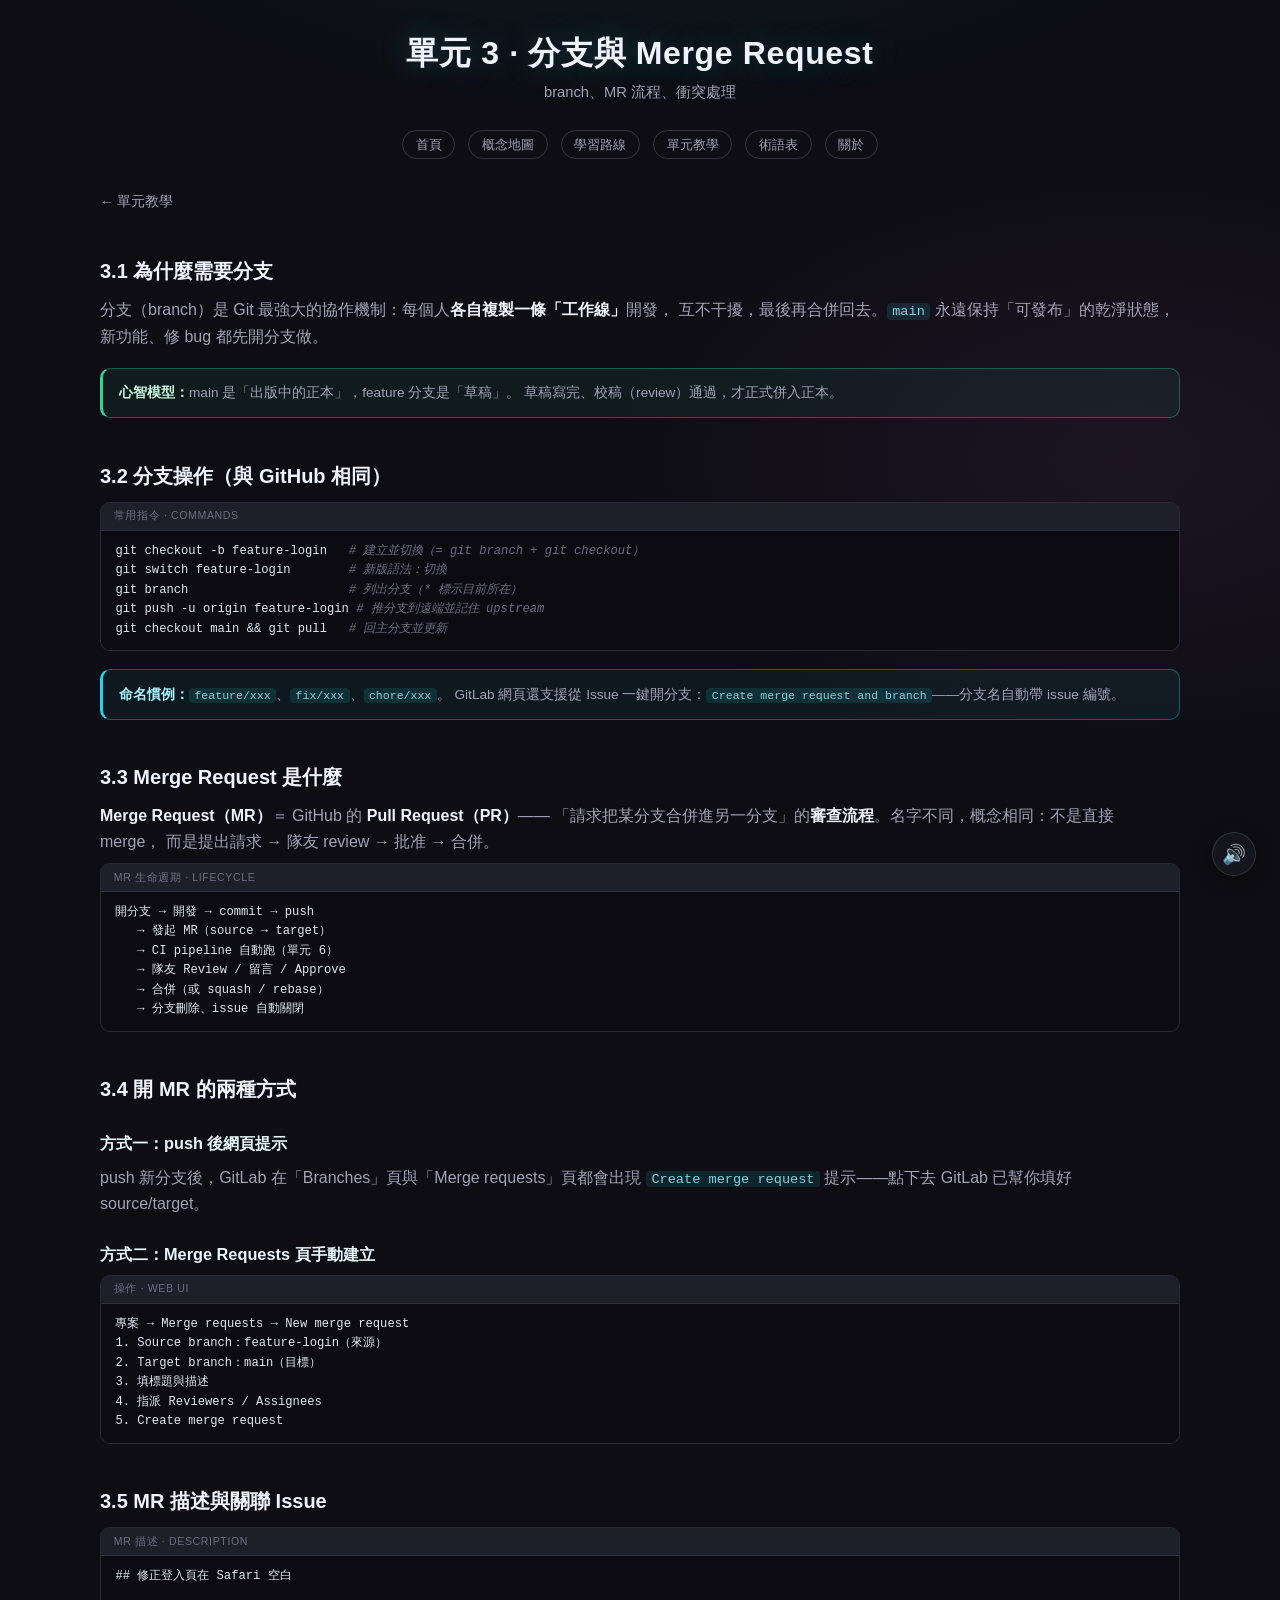
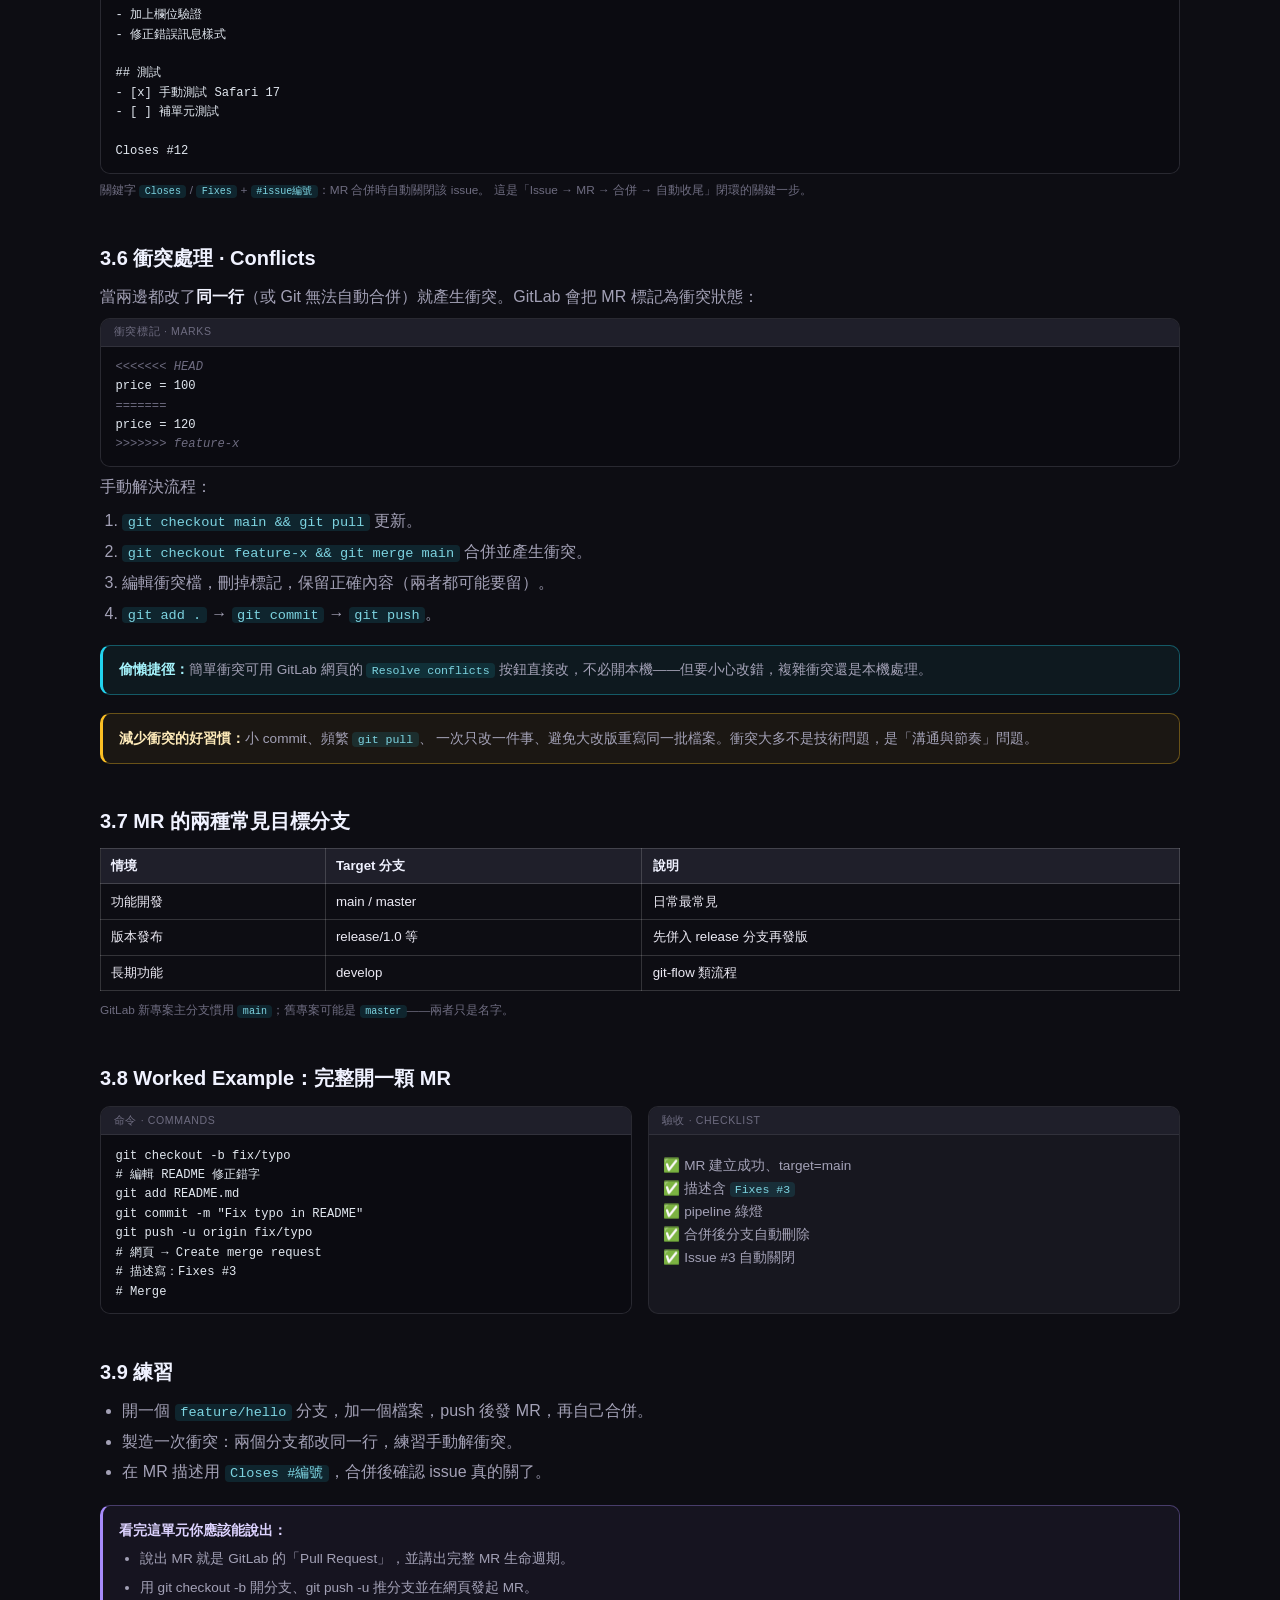
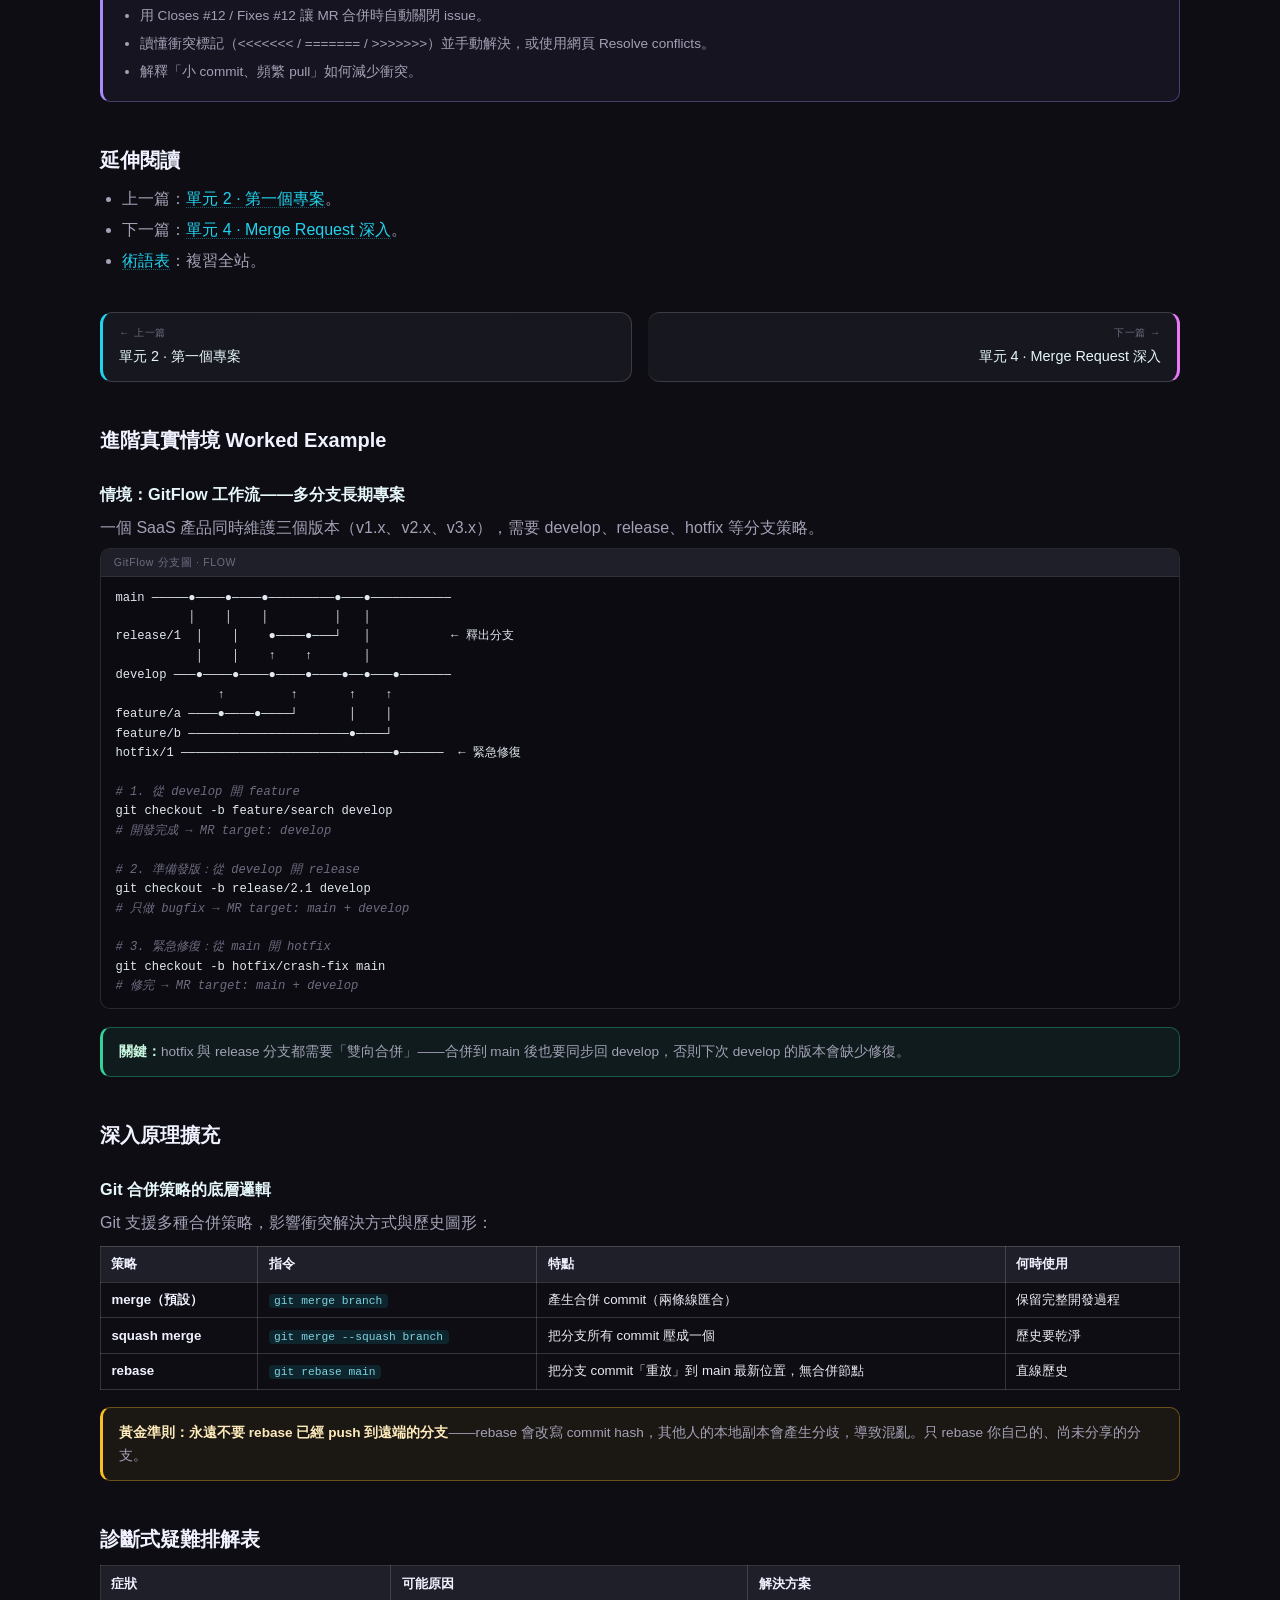
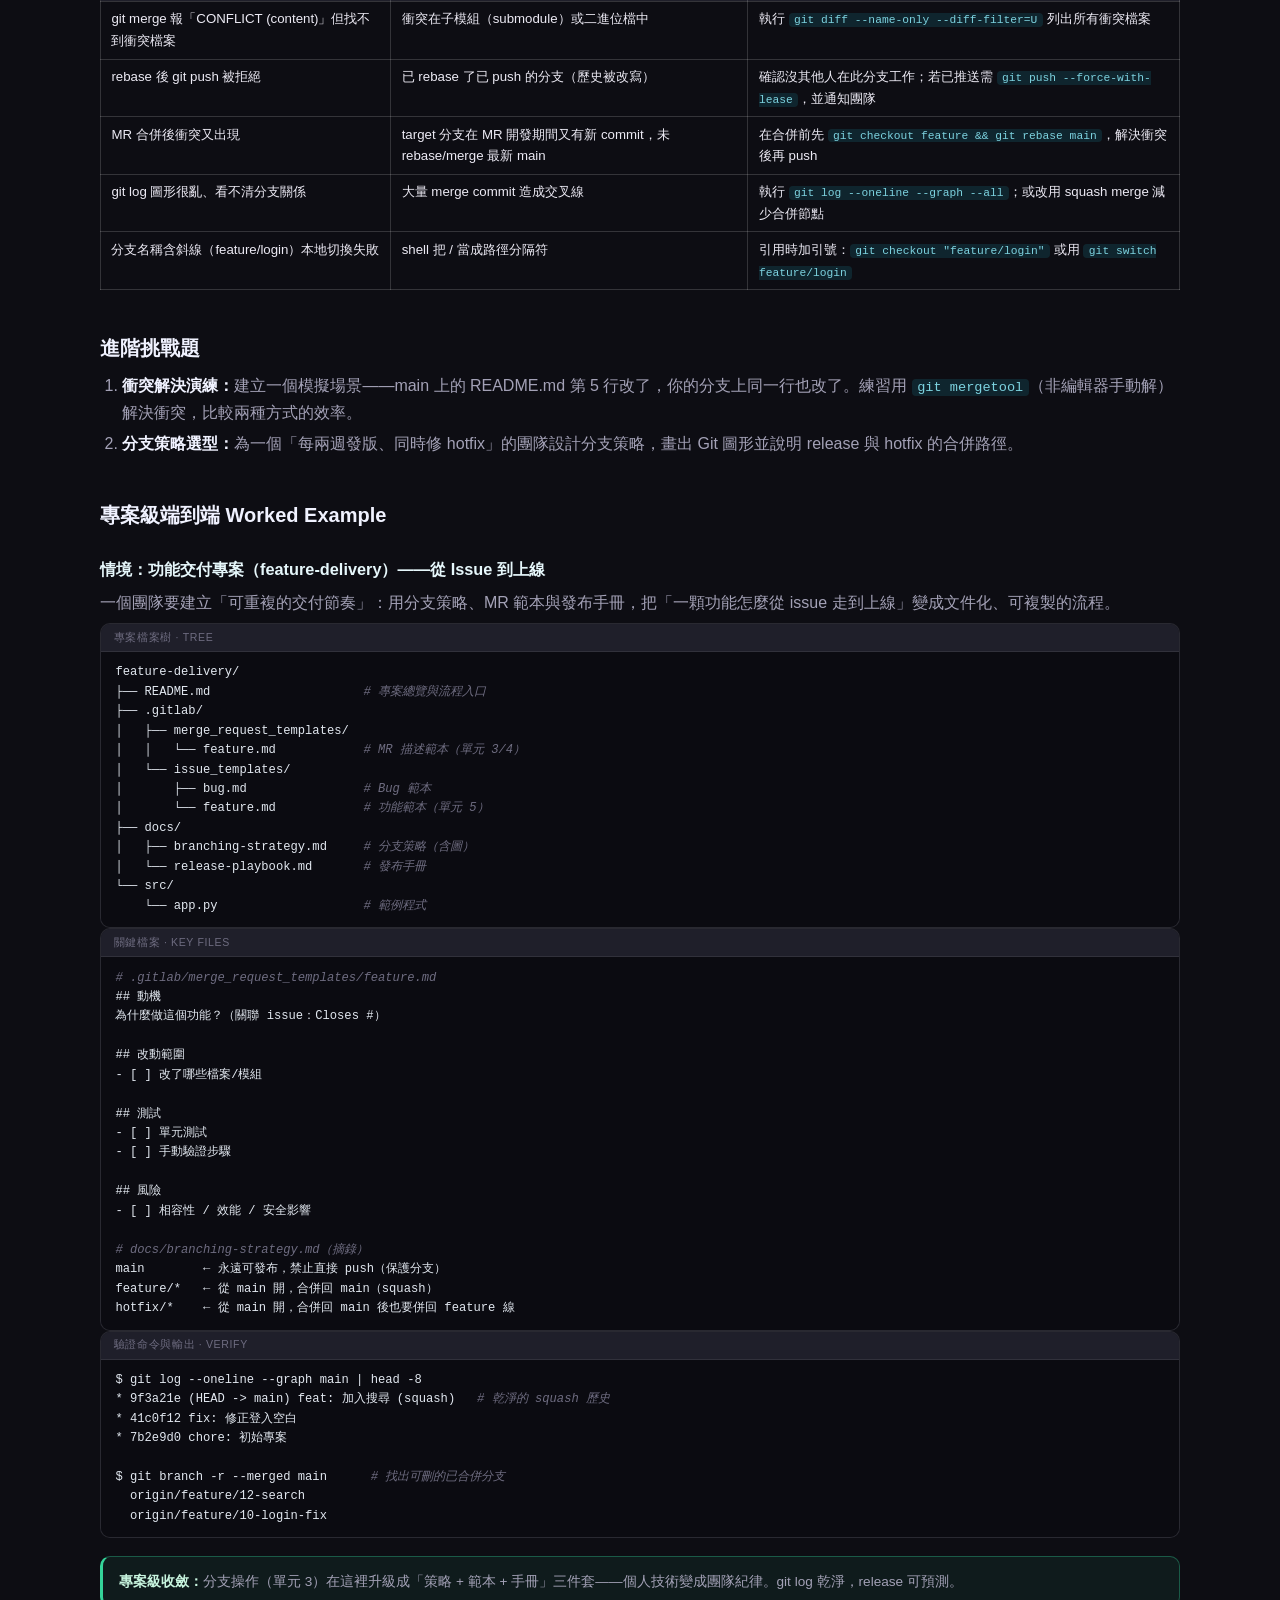
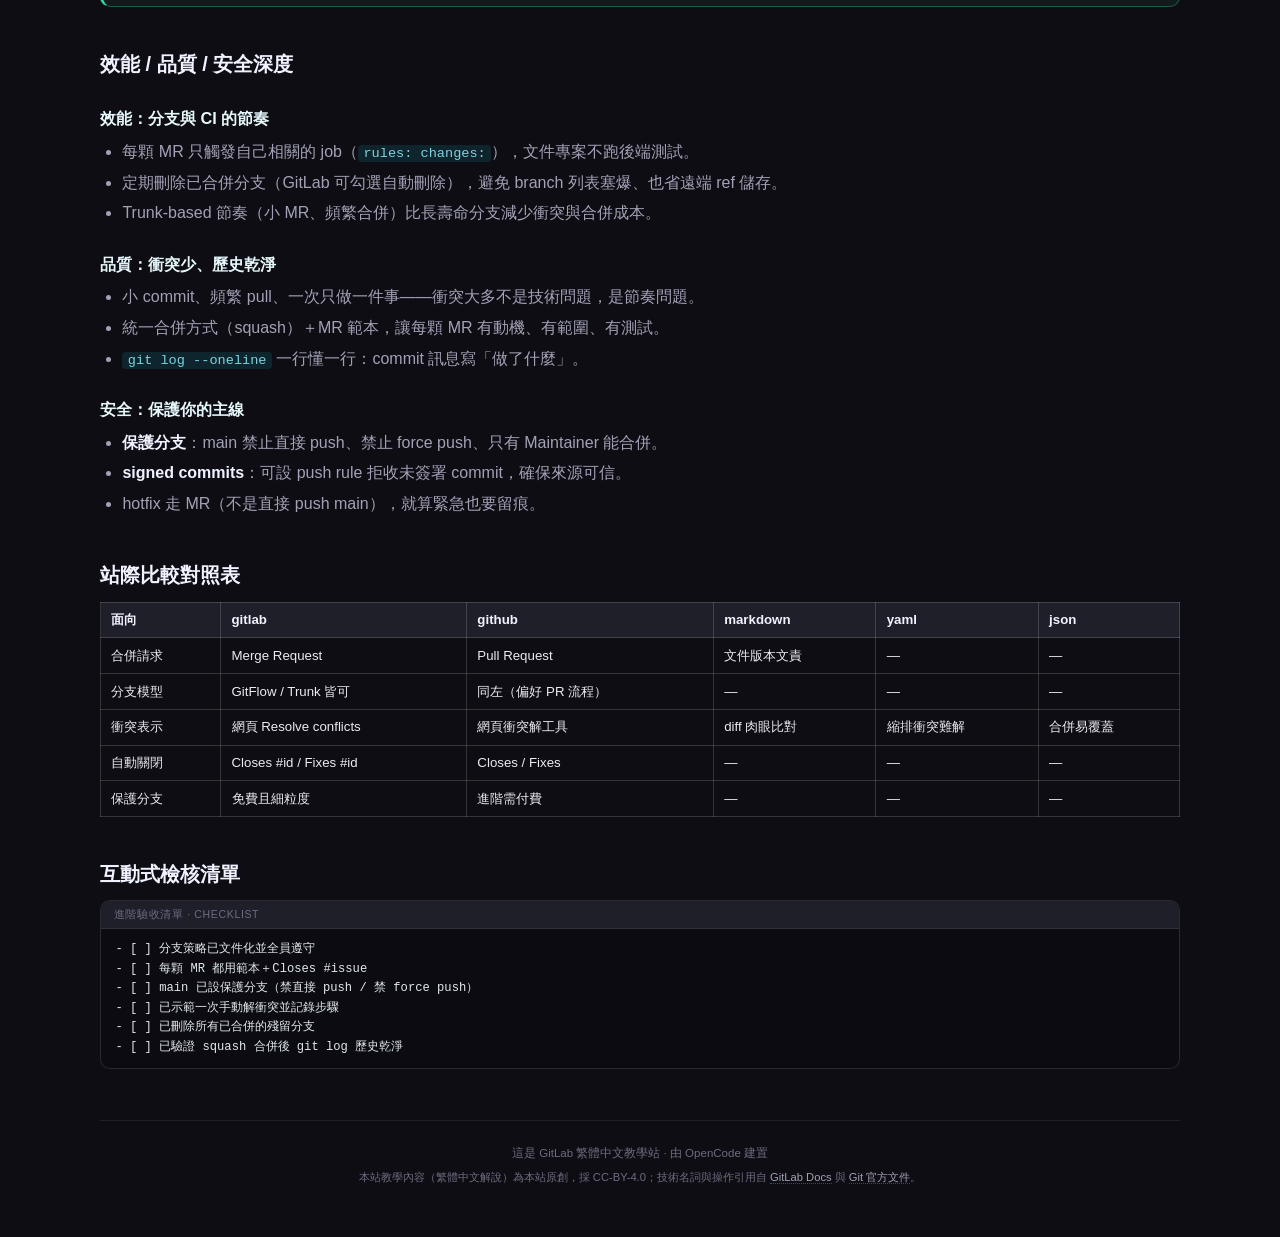
<file: docs/unit-03-branches-mr.html>
<!DOCTYPE html>
<html lang="zh-Hant">
<head>
<meta charset="UTF-8">
<meta name="viewport" content="width=device-width, initial-scale=1.0">
<title>單元 3 · 分支與 Merge Request · GitLab 繁體中文教學站</title>
<meta name="description" content="分支操作、MR 是什麼、開 MR 流程、Closes、conflict 解決">
<link rel="icon" type="image/svg+xml" href="../assets/favicon.svg">
<link rel="stylesheet" href="../assets/site.css">
</head>
<body>
<div class="container">
<header>
  <h1>單元 3 · 分支與 Merge Request</h1>
  <p class="subtitle">branch、MR 流程、衝突處理</p>
</header>
<nav class="topnav">
  <a href="../index.html">首頁</a>
  <a href="../map.html">概念地圖</a>
  <a href="../learning-path.html">學習路線</a>
  <a href="../docs/index.html">單元教學</a>
  <a href="../glossary.html">術語表</a>
  <a href="../about.html">關於</a>
</nav><div class="back-link"><a href="index.html">← 單元教學</a></div>
<div class="guide">
<h2>3.1 為什麼需要分支</h2>
<p>分支（branch）是 Git 最強大的協作機制：每個人<strong>各自複製一條「工作線」</strong>開發，
互不干擾，最後再合併回去。<code>main</code> 永遠保持「可發布」的乾淨狀態，
新功能、修 bug 都先開分支做。</p>
<div class="callout"><strong>心智模型：</strong>main 是「出版中的正本」，feature 分支是「草稿」。
草稿寫完、校稿（review）通過，才正式併入正本。</div>

<h2>3.2 分支操作（與 GitHub 相同）</h2>
<div class="demo-block">
  <div class="demo-label">常用指令 · COMMANDS</div>
  <pre>git checkout -b feature-login   <span class="hl-c"># 建立並切換（= git branch + git checkout）</span>
git switch feature-login        <span class="hl-c"># 新版語法：切換</span>
git branch                      <span class="hl-c"># 列出分支（* 標示目前所在）</span>
git push -u origin feature-login <span class="hl-c"># 推分支到遠端並記住 upstream</span>
git checkout main && git pull   <span class="hl-c"># 回主分支並更新</span></pre>
</div>
<div class="callout info"><strong>命名慣例：</strong><code>feature/xxx</code>、<code>fix/xxx</code>、<code>chore/xxx</code>。
GitLab 網頁還支援從 Issue 一鍵開分支：<code>Create merge request and branch</code>——分支名自動帶 issue 編號。</div>

<h2>3.3 Merge Request 是什麼</h2>
<p><strong>Merge Request（MR）</strong>＝ GitHub 的 <strong>Pull Request（PR）</strong>——
「請求把某分支合併進另一分支」的<strong>審查流程</strong>。名字不同，概念相同：不是直接 merge，
而是提出請求 → 隊友 review → 批准 → 合併。</p>
<div class="demo-block">
  <div class="demo-label">MR 生命週期 · LIFECYCLE</div>
  <pre>開分支 → 開發 → commit → push
   → 發起 MR（source → target）
   → CI pipeline 自動跑（單元 6）
   → 隊友 Review / 留言 / Approve
   → 合併（或 squash / rebase）
   → 分支刪除、issue 自動關閉</pre>
</div>

<h2>3.4 開 MR 的兩種方式</h2>
<h3>方式一：push 後網頁提示</h3>
<p>push 新分支後，GitLab 在「Branches」頁與「Merge requests」頁都會出現
<code>Create merge request</code> 提示——點下去 GitLab 已幫你填好 source/target。</p>
<h3>方式二：Merge Requests 頁手動建立</h3>
<div class="demo-block">
  <div class="demo-label">操作 · WEB UI</div>
  <pre>專案 → Merge requests → New merge request
1. Source branch：feature-login（來源）
2. Target branch：main（目標）
3. 填標題與描述
4. 指派 Reviewers / Assignees
5. Create merge request</pre>
</div>

<h2>3.5 MR 描述與關聯 Issue</h2>
<div class="demo-block">
  <div class="demo-label">MR 描述 · DESCRIPTION</div>
  <pre>## 修正登入頁在 Safari 空白

- 加上欄位驗證
- 修正錯誤訊息樣式

## 測試
- [x] 手動測試 Safari 17
- [ ] 補單元測試

Closes #12</pre>
</div>
<p class="hint">關鍵字 <code>Closes</code> / <code>Fixes</code> + <code>#issue編號</code>：MR 合併時自動關閉該 issue。
這是「Issue → MR → 合併 → 自動收尾」閉環的關鍵一步。</p>

<h2>3.6 衝突處理 · Conflicts</h2>
<p>當兩邊都改了<strong>同一行</strong>（或 Git 無法自動合併）就產生衝突。GitLab 會把 MR 標記為衝突狀態：</p>
<div class="demo-block">
  <div class="demo-label">衝突標記 · MARKS</div>
  <pre><span class="hl-c">&lt;&lt;&lt;&lt;&lt;&lt;&lt; HEAD</span>
price = 100
<span class="hl-c">=======</span>
price = 120
<span class="hl-c">&gt;&gt;&gt;&gt;&gt;&gt;&gt; feature-x</span></pre>
</div>
<p>手動解決流程：</p>
<ol>
<li><code>git checkout main && git pull</code> 更新。</li>
<li><code>git checkout feature-x && git merge main</code> 合併並產生衝突。</li>
<li>編輯衝突檔，刪掉標記，保留正確內容（兩者都可能要留）。</li>
<li><code>git add .</code> → <code>git commit</code> → <code>git push</code>。</li>
</ol>
<div class="callout info"><strong>偷懶捷徑：</strong>簡單衝突可用 GitLab 網頁的
<code>Resolve conflicts</code> 按鈕直接改，不必開本機——但要小心改錯，複雜衝突還是本機處理。</div>
<div class="callout warn"><strong>減少衝突的好習慣：</strong>小 commit、頻繁 <code>git pull</code>、
一次只改一件事、避免大改版重寫同一批檔案。衝突大多不是技術問題，是「溝通與節奏」問題。</div>

<h2>3.7 MR 的兩種常見目標分支</h2>
<table>
<tr><th>情境</th><th>Target 分支</th><th>說明</th></tr>
<tr><td>功能開發</td><td>main / master</td><td>日常最常見</td></tr>
<tr><td>版本發布</td><td>release/1.0 等</td><td>先併入 release 分支再發版</td></tr>
<tr><td>長期功能</td><td>develop</td><td>git-flow 類流程</td></tr>
</table>
<p class="hint">GitLab 新專案主分支慣用 <code>main</code>；舊專案可能是 <code>master</code>——兩者只是名字。</p>

<h2>3.8 Worked Example：完整開一顆 MR</h2>
<div class="demo-grid">
  <div class="demo-block"><div class="demo-label">命令 · COMMANDS</div><pre>git checkout -b fix/typo
# 編輯 README 修正錯字
git add README.md
git commit -m "Fix typo in README"
git push -u origin fix/typo
# 網頁 → Create merge request
# 描述寫：Fixes #3
# Merge</pre></div>
  <div class="demo-block"><div class="demo-label">驗收 · CHECKLIST</div><div class="demo-render">
    <p>✅ MR 建立成功、target=main<br>✅ 描述含 <code>Fixes #3</code><br>✅ pipeline 綠燈<br>✅ 合併後分支自動刪除<br>✅ Issue #3 自動關閉</p>
  </div></div>
</div>

<h2>3.9 練習</h2>
<ul>
<li>開一個 <code>feature/hello</code> 分支，加一個檔案，push 後發 MR，再自己合併。</li>
<li>製造一次衝突：兩個分支都改同一行，練習手動解衝突。</li>
<li>在 MR 描述用 <code>Closes #編號</code>，合併後確認 issue 真的關了。</li>
</ul>

  <div class="outcome">
    <strong>看完這單元你應該能說出：</strong>
    <ul><li>說出 MR 就是 GitLab 的「Pull Request」，並講出完整 MR 生命週期。</li><li>用 git checkout -b 開分支、git push -u 推分支並在網頁發起 MR。</li><li>用 Closes #12 / Fixes #12 讓 MR 合併時自動關閉 issue。</li><li>讀懂衝突標記（&lt;&lt;&lt;&lt;&lt;&lt;&lt; / ======= / &gt;&gt;&gt;&gt;&gt;&gt;&gt;）並手動解決，或使用網頁 Resolve conflicts。</li><li>解釋「小 commit、頻繁 pull」如何減少衝突。</li></ul>
  </div>

  <h2>延伸閱讀</h2>
  <ul>
<li>上一篇：<a href="unit-02-first-project.html">單元 2 · 第一個專案</a>。</li>
<li>下一篇：<a href="unit-04-merge-request.html">單元 4 · Merge Request 深入</a>。</li>
<li><a href="../glossary.html">術語表</a>：複習全站。</li>
</ul>

<div class="next-prev">
    <a href="unit-02-first-project.html"><div class="np-label">← 上一篇</div><div class="np-name">單元 2 · 第一個專案</div></a>
    <a class="np-next" href="unit-04-merge-request.html"><div class="np-label">下一篇 →</div><div class="np-name">單元 4 · Merge Request 深入</div></a>
</div>

<!-- ═══════ Round 1 Deepen ═══════ -->
<h2>進階真實情境 Worked Example</h2>
<h3>情境：GitFlow 工作流——多分支長期專案</h3>
<p>一個 SaaS 產品同時維護三個版本（v1.x、v2.x、v3.x），需要 develop、release、hotfix 等分支策略。</p>
<div class="demo-block">
  <div class="demo-label">GitFlow 分支圖 · FLOW</div>
  <pre>main ─────●────●────●─────────●───●───────────
          │    │    │         │   │
release/1  │    │    ●────●───┘   │           ← 釋出分支
           │    │    ↑    ↑       │
develop ───●────●────●────●────●──●───●───────
              ↑         ↑       ↑    ↑
feature/a ────●────●────┘       │    │
feature/b ──────────────────────●────┘
hotfix/1 ─────────────────────────────●──────  ← 緊急修復

<span class="hl-c"># 1. 從 develop 開 feature</span>
git checkout -b feature/search develop
<span class="hl-c"># 開發完成 → MR target: develop</span>

<span class="hl-c"># 2. 準備發版：從 develop 開 release</span>
git checkout -b release/2.1 develop
<span class="hl-c"># 只做 bugfix → MR target: main + develop</span>

<span class="hl-c"># 3. 緊急修復：從 main 開 hotfix</span>
git checkout -b hotfix/crash-fix main
<span class="hl-c"># 修完 → MR target: main + develop</span></pre>
</div>
<div class="callout"><strong>關鍵：</strong>hotfix 與 release 分支都需要「雙向合併」——合併到 main 後也要同步回 develop，否則下次 develop 的版本會缺少修復。</div>

<h2>深入原理擴充</h2>
<h3>Git 合併策略的底層邏輯</h3>
<p>Git 支援多種合併策略，影響衝突解決方式與歷史圖形：</p>
<table>
<tr><th>策略</th><th>指令</th><th>特點</th><th>何時使用</th></tr>
<tr><td><strong>merge（預設）</strong></td><td><code>git merge branch</code></td><td>產生合併 commit（兩條線匯合）</td><td>保留完整開發過程</td></tr>
<tr><td><strong>squash merge</strong></td><td><code>git merge --squash branch</code></td><td>把分支所有 commit 壓成一個</td><td>歷史要乾淨</td></tr>
<tr><td><strong>rebase</strong></td><td><code>git rebase main</code></td><td>把分支 commit「重放」到 main 最新位置，無合併節點</td><td>直線歷史</td></tr>
</table>
<div class="callout warn"><strong>黃金準則：</strong><strong>永遠不要 rebase 已經 push 到遠端的分支</strong>——rebase 會改寫 commit hash，其他人的本地副本會產生分歧，導致混亂。只 rebase 你自己的、尚未分享的分支。</div>

<h2>診斷式疑難排解表</h2>
<table>
<tr><th>症狀</th><th>可能原因</th><th>解決方案</th></tr>
<tr><td>git merge 報「CONFLICT (content)」但找不到衝突檔案</td><td>衝突在子模組（submodule）或二進位檔中</td><td>執行 <code>git diff --name-only --diff-filter=U</code> 列出所有衝突檔案</td></tr>
<tr><td>rebase 後 git push 被拒絕</td><td>已 rebase 了已 push 的分支（歷史被改寫）</td><td>確認沒其他人在此分支工作；若已推送需 <code>git push --force-with-lease</code>，並通知團隊</td></tr>
<tr><td>MR 合併後衝突又出現</td><td>target 分支在 MR 開發期間又有新 commit，未 rebase/merge 最新 main</td><td>在合併前先 <code>git checkout feature && git rebase main</code>，解決衝突後再 push</td></tr>
<tr><td>git log 圖形很亂、看不清分支關係</td><td>大量 merge commit 造成交叉線</td><td>執行 <code>git log --oneline --graph --all</code>；或改用 squash merge 減少合併節點</td></tr>
<tr><td>分支名稱含斜線（feature/login）本地切換失敗</td><td>shell 把 / 當成路徑分隔符</td><td>引用時加引號：<code>git checkout "feature/login"</code> 或用 <code>git switch feature/login</code></td></tr>
</table>

<h2>進階挑戰題</h2>
<ol>
<li><strong>衝突解決演練：</strong>建立一個模擬場景——main 上的 README.md 第 5 行改了，你的分支上同一行也改了。練習用 <code>git mergetool</code>（非編輯器手動解）解決衝突，比較兩種方式的效率。</li>
<li><strong>分支策略選型：</strong>為一個「每兩週發版、同時修 hotfix」的團隊設計分支策略，畫出 Git 圖形並說明 release 與 hotfix 的合併路徑。</li>
</ol>

<!-- ═══════ Round 2 Deepen ═══════ -->
<h2>專案級端到端 Worked Example</h2>
<h3>情境：功能交付專案（feature-delivery）——從 Issue 到上線</h3>
<p>一個團隊要建立「可重複的交付節奏」：用分支策略、MR 範本與發布手冊，把「一顆功能怎麼從 issue 走到上線」變成文件化、可複製的流程。</p>
<div class="demo-block">
  <div class="demo-label">專案檔案樹 · TREE</div>
  <pre>feature-delivery/
├── README.md                     <span class="hl-c"># 專案總覽與流程入口</span>
├── .gitlab/
│   ├── merge_request_templates/
│   │   └── feature.md            <span class="hl-c"># MR 描述範本（單元 3/4）</span>
│   └── issue_templates/
│       ├── bug.md                <span class="hl-c"># Bug 範本</span>
│       └── feature.md            <span class="hl-c"># 功能範本（單元 5）</span>
├── docs/
│   ├── branching-strategy.md     <span class="hl-c"># 分支策略（含圖）</span>
│   └── release-playbook.md       <span class="hl-c"># 發布手冊</span>
└── src/
    └── app.py                    <span class="hl-c"># 範例程式</span></pre>
</div>
<div class="demo-block">
  <div class="demo-label">關鍵檔案 · KEY FILES</div>
  <pre><span class="hl-c"># .gitlab/merge_request_templates/feature.md</span>
## 動機
為什麼做這個功能？（關聯 issue：Closes #）

## 改動範圍
- [ ] 改了哪些檔案/模組

## 測試
- [ ] 單元測試
- [ ] 手動驗證步驟

## 風險
- [ ] 相容性 / 效能 / 安全影響

<span class="hl-c"># docs/branching-strategy.md（摘錄）</span>
main        ← 永遠可發布，禁止直接 push（保護分支）
feature/*   ← 從 main 開，合併回 main（squash）
hotfix/*    ← 從 main 開，合併回 main 後也要併回 feature 線</pre>
</div>
<div class="demo-block">
  <div class="demo-label">驗證命令與輸出 · VERIFY</div>
  <pre>$ git log --oneline --graph main | head -8
* 9f3a21e (HEAD -&gt; main) feat: 加入搜尋 (squash)   <span class="hl-c"># 乾淨的 squash 歷史</span>
* 41c0f12 fix: 修正登入空白
* 7b2e9d0 chore: 初始專案

$ git branch -r --merged main      <span class="hl-c"># 找出可刪的已合併分支</span>
  origin/feature/12-search
  origin/feature/10-login-fix</pre>
</div>
<div class="callout"><strong>專案級收斂：</strong>分支操作（單元 3）在這裡升級成「策略 + 範本 + 手冊」三件套——個人技術變成團隊紀律。git log 乾淨，release 可預測。</div>

<h2>效能 / 品質 / 安全深度</h2>
<h3>效能：分支與 CI 的節奏</h3>
<ul>
<li>每顆 MR 只觸發自己相關的 job（<code>rules: changes:</code>），文件專案不跑後端測試。</li>
<li>定期刪除已合併分支（GitLab 可勾選自動刪除），避免 branch 列表塞爆、也省遠端 ref 儲存。</li>
<li>Trunk-based 節奏（小 MR、頻繁合併）比長壽命分支減少衝突與合併成本。</li>
</ul>
<h3>品質：衝突少、歷史乾淨</h3>
<ul>
<li>小 commit、頻繁 pull、一次只做一件事——衝突大多不是技術問題，是節奏問題。</li>
<li>統一合併方式（squash）＋MR 範本，讓每顆 MR 有動機、有範圍、有測試。</li>
<li><code>git log --oneline</code> 一行懂一行：commit 訊息寫「做了什麼」。</li>
</ul>
<h3>安全：保護你的主線</h3>
<ul>
<li><strong>保護分支</strong>：main 禁止直接 push、禁止 force push、只有 Maintainer 能合併。</li>
<li><strong>signed commits</strong>：可設 push rule 拒收未簽署 commit，確保來源可信。</li>
<li>hotfix 走 MR（不是直接 push main），就算緊急也要留痕。</li>
</ul>

<h2>站際比較對照表</h2>
<table>
<tr><th>面向</th><th>gitlab</th><th>github</th><th>markdown</th><th>yaml</th><th>json</th></tr>
<tr><td>合併請求</td><td>Merge Request</td><td>Pull Request</td><td>文件版本文責</td><td>—</td><td>—</td></tr>
<tr><td>分支模型</td><td>GitFlow / Trunk 皆可</td><td>同左（偏好 PR 流程）</td><td>—</td><td>—</td><td>—</td></tr>
<tr><td>衝突表示</td><td>網頁 Resolve conflicts</td><td>網頁衝突解工具</td><td>diff 肉眼比對</td><td>縮排衝突難解</td><td>合併易覆蓋</td></tr>
<tr><td>自動關閉</td><td>Closes #id / Fixes #id</td><td>Closes / Fixes</td><td>—</td><td>—</td><td>—</td></tr>
<tr><td>保護分支</td><td>免費且細粒度</td><td>進階需付費</td><td>—</td><td>—</td><td>—</td></tr>
</table>

<h2>互動式檢核清單</h2>
<div class="demo-block">
  <div class="demo-label">進階驗收清單 · CHECKLIST</div>
  <pre>- [ ] 分支策略已文件化並全員遵守
- [ ] 每顆 MR 都用範本＋Closes #issue
- [ ] main 已設保護分支（禁直接 push / 禁 force push）
- [ ] 已示範一次手動解衝突並記錄步驟
- [ ] 已刪除所有已合併的殘留分支
- [ ] 已驗證 squash 合併後 git log 歷史乾淨</pre>
</div>

</div>
<footer>這是 GitLab 繁體中文教學站 · 由 OpenCode 建置<br>
  <span class="footer-license">本站教學內容（繁體中文解說）為本站原創，採 CC-BY-4.0；技術名詞與操作引用自 <a href="https://docs.gitlab.com/" rel="noopener">GitLab Docs</a> 與 <a href="https://git-scm.com/doc" rel="noopener">Git 官方文件</a>。</span></footer>
</div><link rel="stylesheet" href="../assets/speech.css">
<script src="../assets/speech.js" defer></script>
</body></html>
</file>
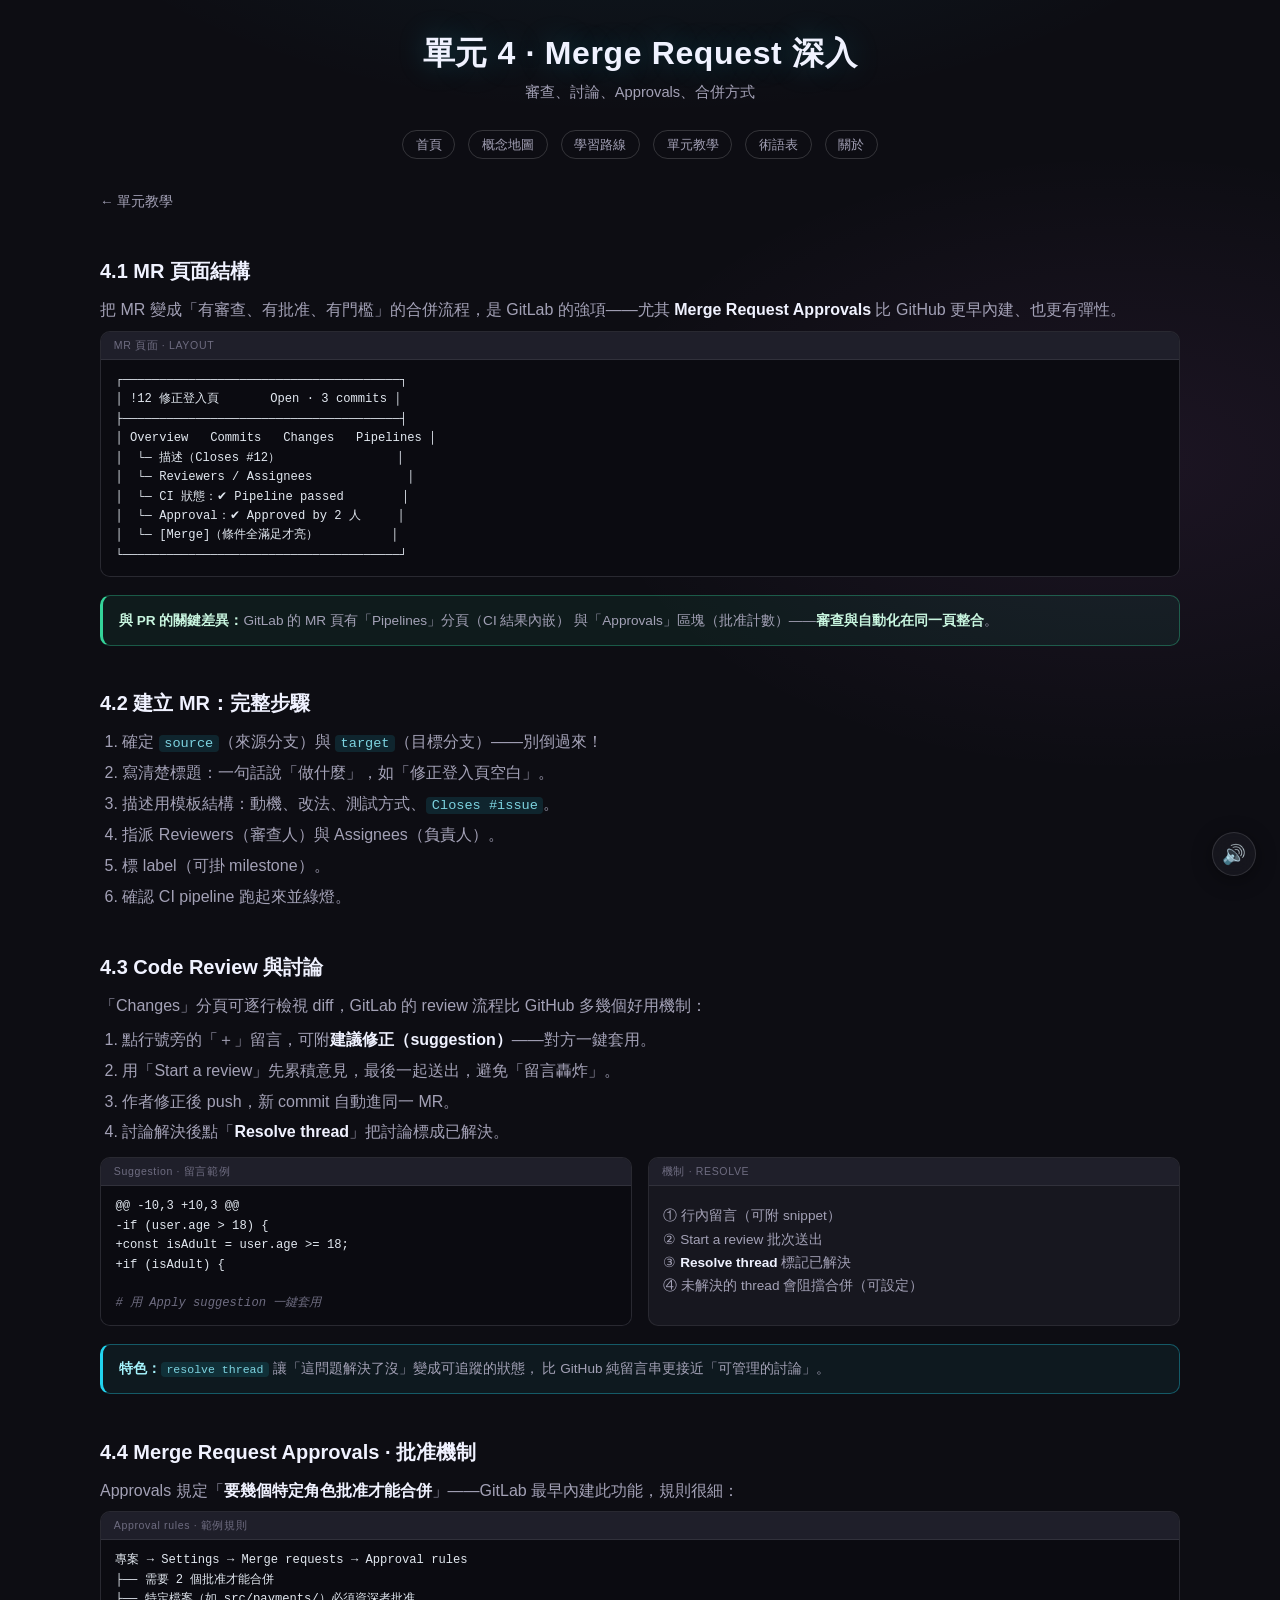
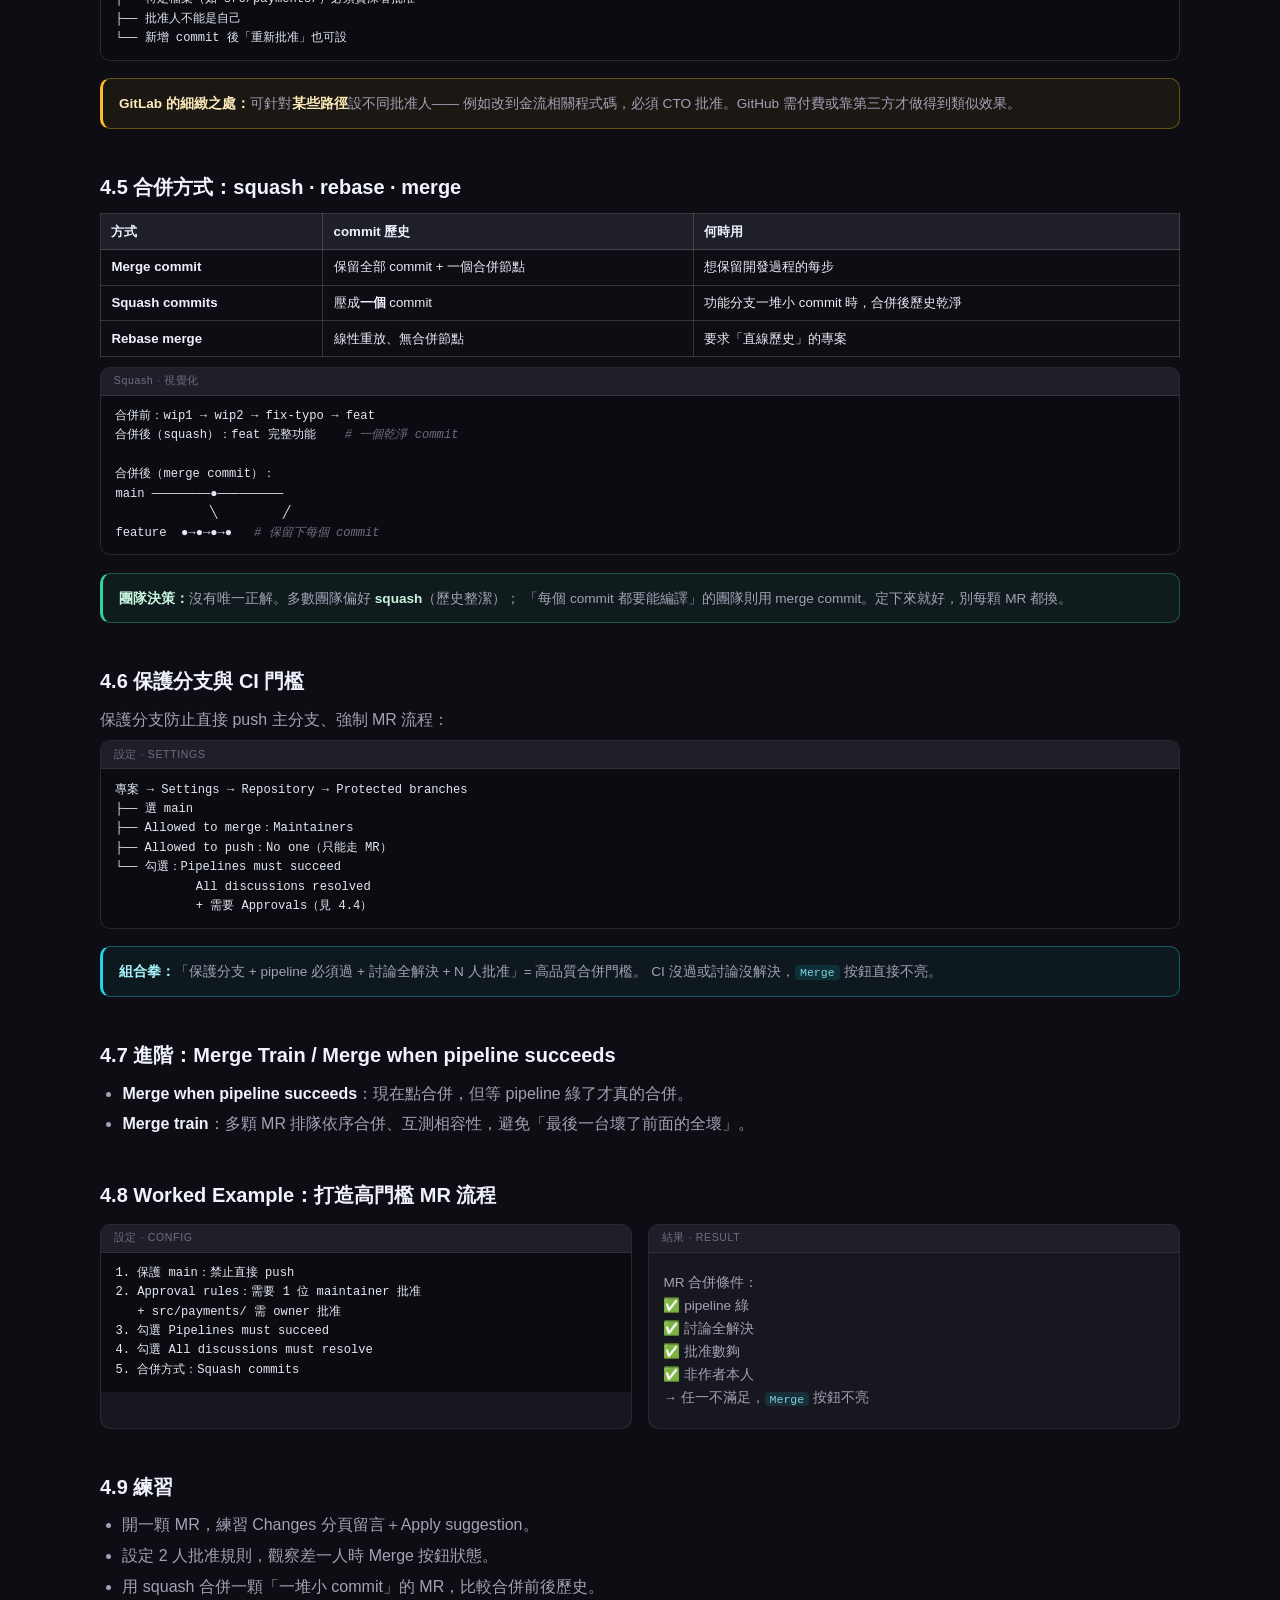
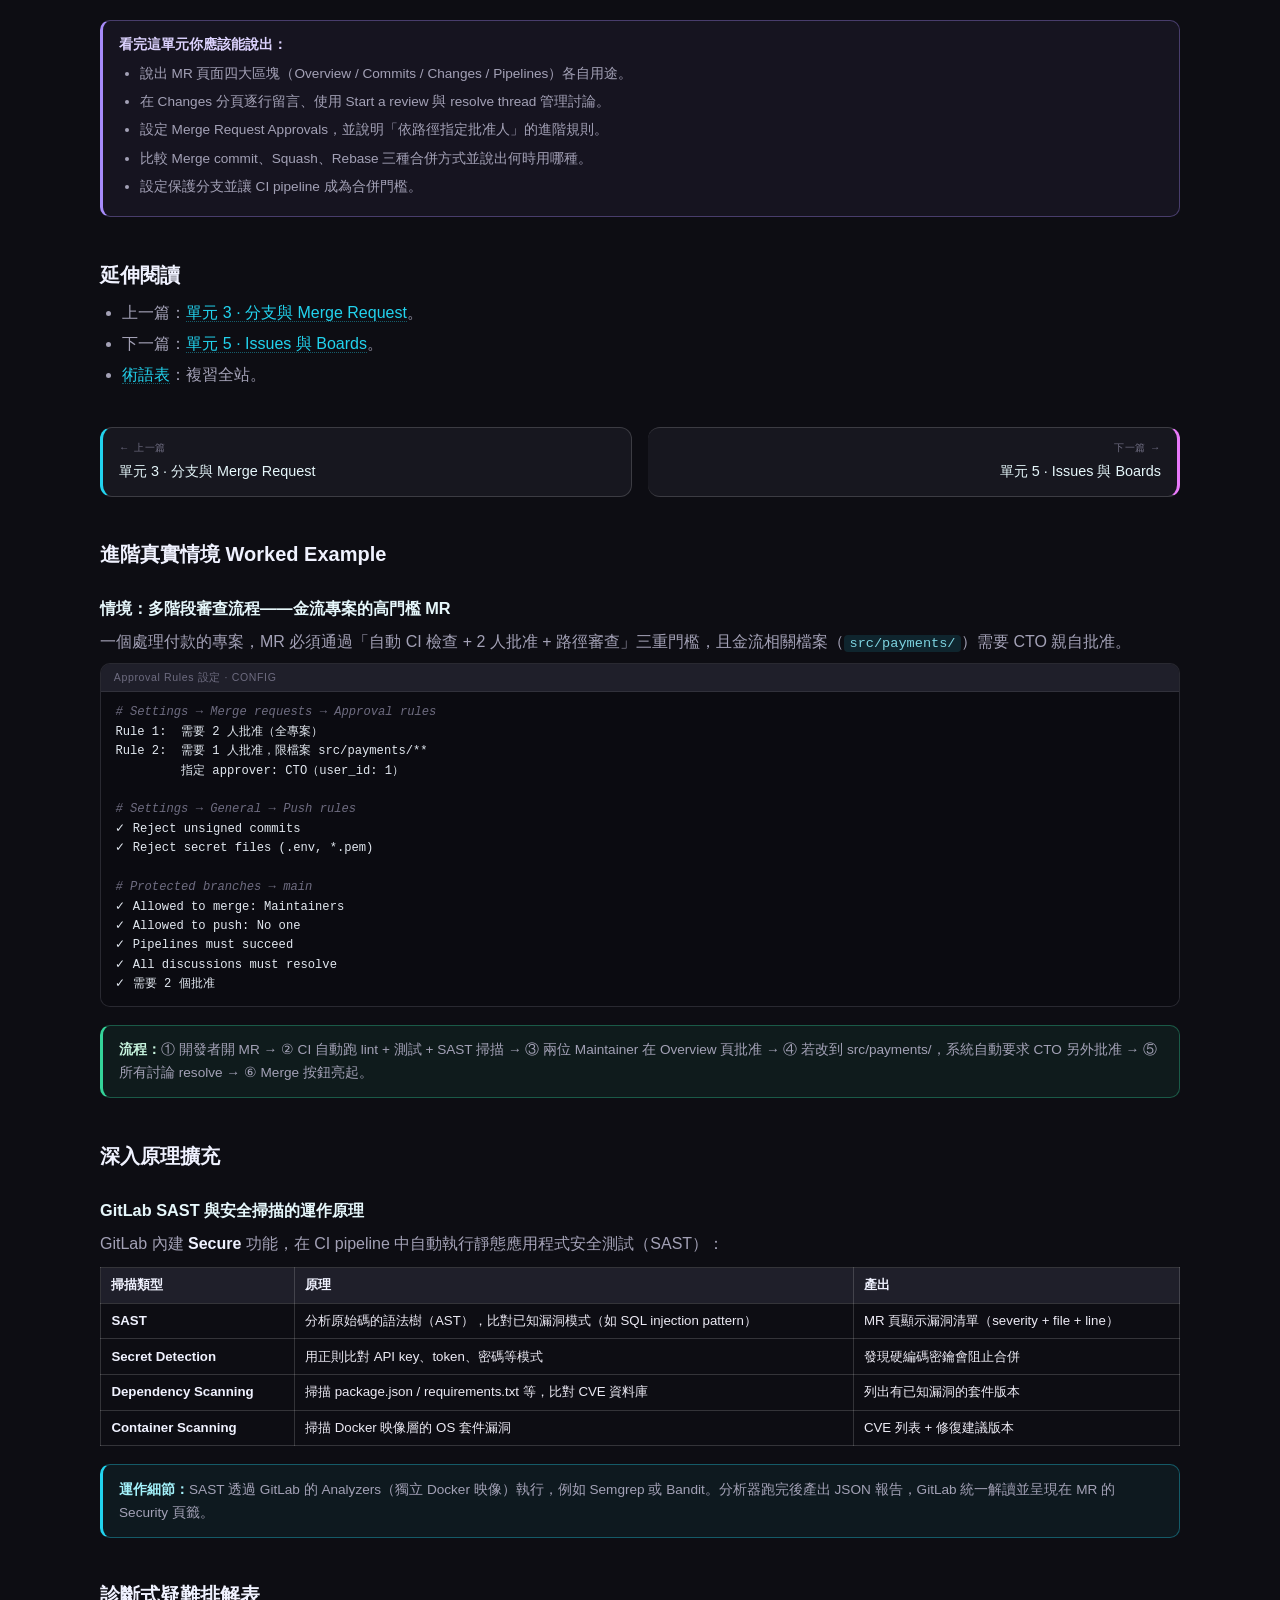
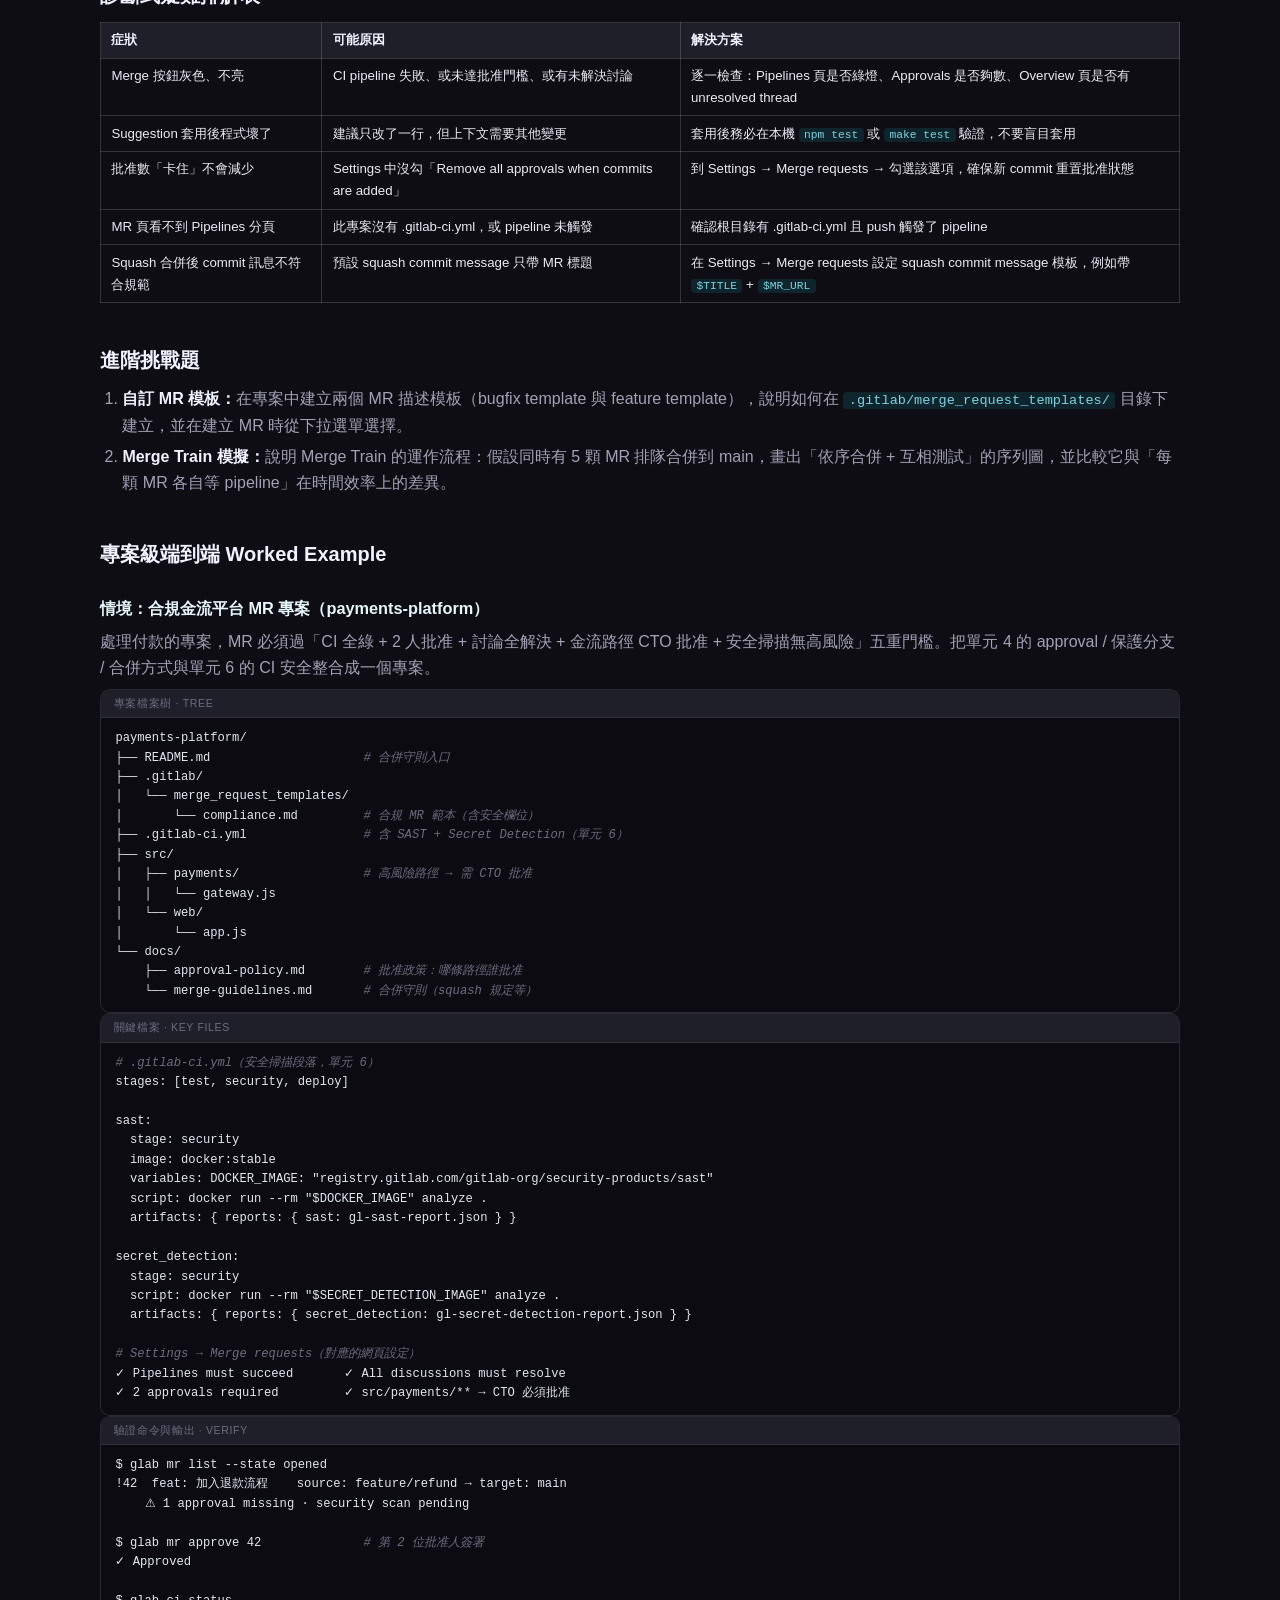
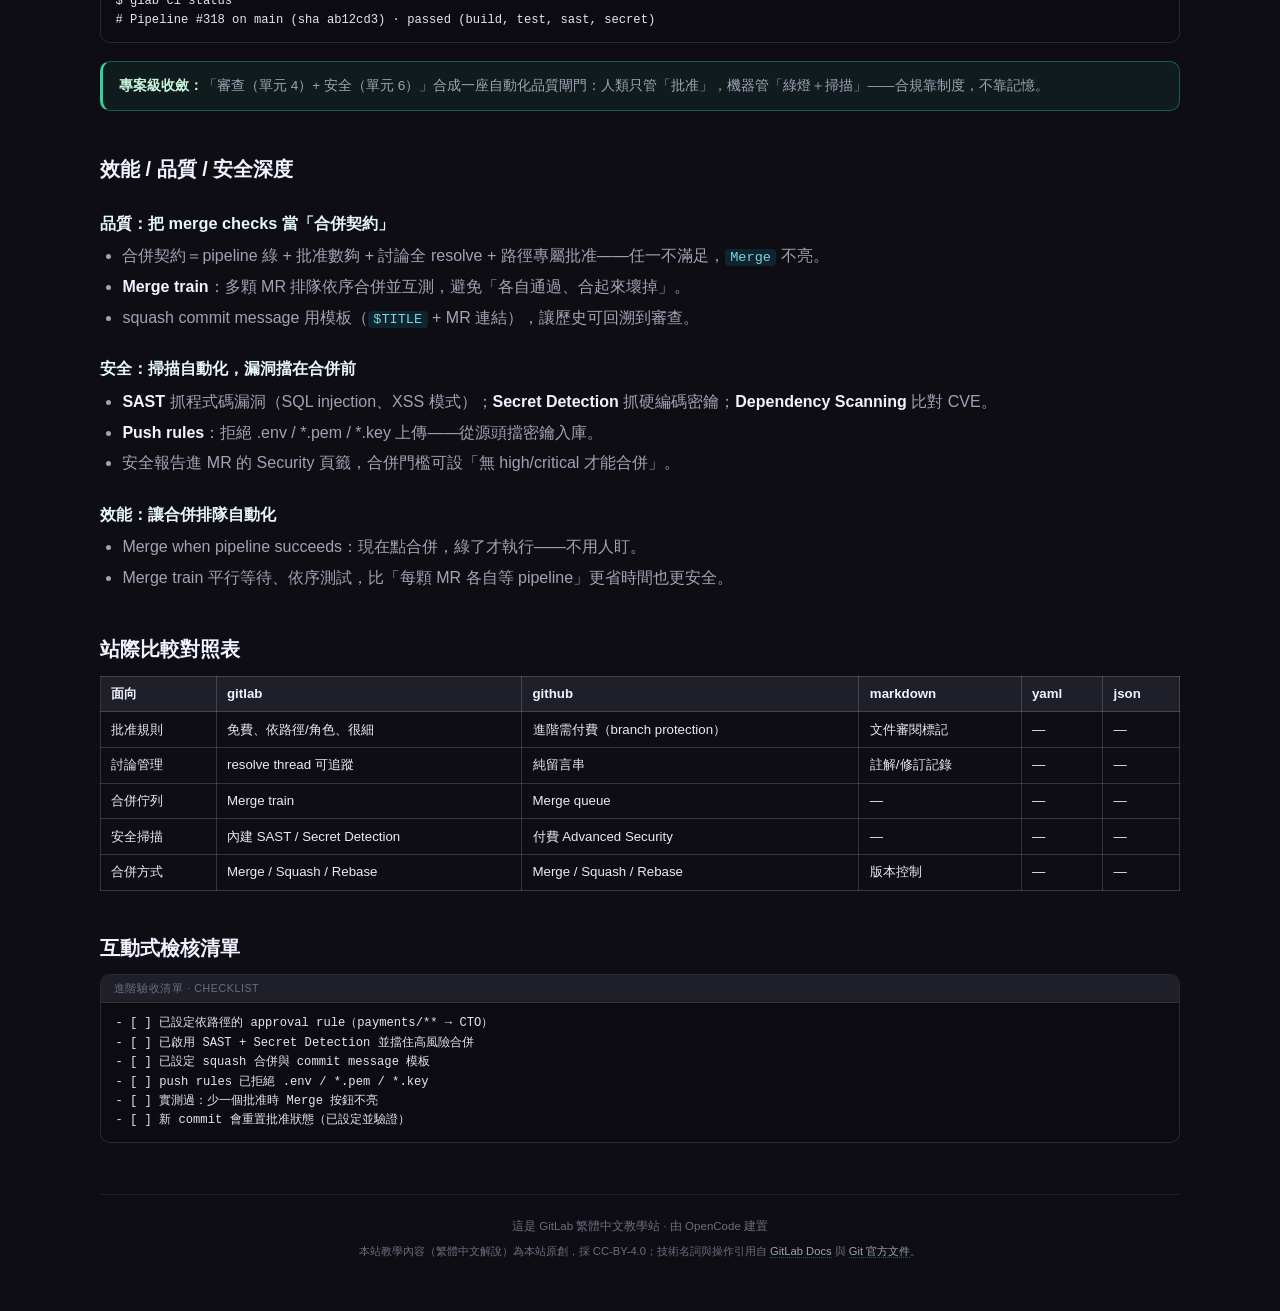
<file: docs/unit-04-merge-request.html>
<!DOCTYPE html>
<html lang="zh-Hant">
<head>
<meta charset="UTF-8">
<meta name="viewport" content="width=device-width, initial-scale=1.0">
<title>單元 4 · Merge Request 深入 · GitLab 繁體中文教學站</title>
<meta name="description" content="MR 頁面、code review、resolve thread、approval rules、squash/rebase/merge">
<link rel="icon" type="image/svg+xml" href="../assets/favicon.svg">
<link rel="stylesheet" href="../assets/site.css">
</head>
<body>
<div class="container">
<header>
  <h1>單元 4 · Merge Request 深入</h1>
  <p class="subtitle">審查、討論、Approvals、合併方式</p>
</header>
<nav class="topnav">
  <a href="../index.html">首頁</a>
  <a href="../map.html">概念地圖</a>
  <a href="../learning-path.html">學習路線</a>
  <a href="../docs/index.html">單元教學</a>
  <a href="../glossary.html">術語表</a>
  <a href="../about.html">關於</a>
</nav><div class="back-link"><a href="index.html">← 單元教學</a></div>
<div class="guide">
<h2>4.1 MR 頁面結構</h2>
<p>把 MR 變成「有審查、有批准、有門檻」的合併流程，是 GitLab 的強項——尤其
<strong>Merge Request Approvals</strong> 比 GitHub 更早內建、也更有彈性。</p>
<div class="demo-block">
  <div class="demo-label">MR 頁面 · LAYOUT</div>
  <pre>┌──────────────────────────────────────┐
│ !12 修正登入頁       Open · 3 commits │
├──────────────────────────────────────┤
│ Overview   Commits   Changes   Pipelines │
│  └─ 描述（Closes #12）                │
│  └─ Reviewers / Assignees             │
│  └─ CI 狀態：✔ Pipeline passed        │
│  └─ Approval：✔ Approved by 2 人     │
│  └─ [Merge]（條件全滿足才亮）          │
└──────────────────────────────────────┘</pre>
</div>
<div class="callout"><strong>與 PR 的關鍵差異：</strong>GitLab 的 MR 頁有「Pipelines」分頁（CI 結果內嵌）
與「Approvals」區塊（批准計數）——<strong>審查與自動化在同一頁整合</strong>。</div>

<h2>4.2 建立 MR：完整步驟</h2>
<ol>
<li>確定 <code>source</code>（來源分支）與 <code>target</code>（目標分支）——別倒過來！</li>
<li>寫清楚標題：一句話說「做什麼」，如「修正登入頁空白」。</li>
<li>描述用模板結構：動機、改法、測試方式、<code>Closes #issue</code>。</li>
<li>指派 Reviewers（審查人）與 Assignees（負責人）。</li>
<li>標 label（可掛 milestone）。</li>
<li>確認 CI pipeline 跑起來並綠燈。</li>
</ol>

<h2>4.3 Code Review 與討論</h2>
<p>「Changes」分頁可逐行檢視 diff，GitLab 的 review 流程比 GitHub 多幾個好用機制：</p>
<ol>
<li>點行號旁的「＋」留言，可附<strong>建議修正（suggestion）</strong>——對方一鍵套用。</li>
<li>用「Start a review」先累積意見，最後一起送出，避免「留言轟炸」。</li>
<li>作者修正後 push，新 commit 自動進同一 MR。</li>
<li>討論解決後點「<strong>Resolve thread</strong>」把討論標成已解決。</li>
</ol>
<div class="demo-grid">
  <div class="demo-block"><div class="demo-label">Suggestion · 留言範例</div><pre>@@ -10,3 +10,3 @@
-if (user.age > 18) {
+const isAdult = user.age &gt;= 18;
+if (isAdult) {

<span class="hl-c"># 用 Apply suggestion 一鍵套用</span></pre></div>
  <div class="demo-block"><div class="demo-label">機制 · RESOLVE</div><div class="demo-render">
    <p>① 行內留言（可附 snippet）<br>② Start a review 批次送出<br>③ <strong>Resolve thread</strong> 標記已解決<br>④ 未解決的 thread 會阻擋合併（可設定）</p>
  </div></div>
</div>
<div class="callout info"><strong>特色：</strong><code>resolve thread</code> 讓「這問題解決了沒」變成可追蹤的狀態，
比 GitHub 純留言串更接近「可管理的討論」。</div>

<h2>4.4 Merge Request Approvals · 批准機制</h2>
<p>Approvals 規定「<strong>要幾個特定角色批准才能合併</strong>」——GitLab 最早內建此功能，規則很細：</p>
<div class="demo-block">
  <div class="demo-label">Approval rules · 範例規則</div>
  <pre>專案 → Settings → Merge requests → Approval rules
├── 需要 2 個批准才能合併
├── 特定檔案（如 src/payments/）必須資深者批准
├── 批准人不能是自己
└── 新增 commit 後「重新批准」也可設</pre>
</div>
<div class="callout warn"><strong>GitLab 的細緻之處：</strong>可針對<strong>某些路徑</strong>設不同批准人——
例如改到金流相關程式碼，必須 CTO 批准。GitHub 需付費或靠第三方才做得到類似效果。</div>

<h2>4.5 合併方式：squash · rebase · merge</h2>
<table>
<tr><th>方式</th><th>commit 歷史</th><th>何時用</th></tr>
<tr><td><strong>Merge commit</strong></td><td>保留全部 commit + 一個合併節點</td><td>想保留開發過程的每步</td></tr>
<tr><td><strong>Squash commits</strong></td><td>壓成<strong>一個</strong> commit</td><td>功能分支一堆小 commit 時，合併後歷史乾淨</td></tr>
<tr><td><strong>Rebase merge</strong></td><td>線性重放、無合併節點</td><td>要求「直線歷史」的專案</td></tr>
</table>
<div class="demo-block">
  <div class="demo-label">Squash · 視覺化</div>
  <pre>合併前：wip1 → wip2 → fix-typo → feat
合併後（squash）：feat 完整功能    <span class="hl-c"># 一個乾淨 commit</span>

合併後（merge commit）：
main ────────●─────────
             ╲         ╱
feature  ●→●→●→●   <span class="hl-c"># 保留下每個 commit</span></pre>
</div>
<div class="callout"><strong>團隊決策：</strong>沒有唯一正解。多數團隊偏好 <strong>squash</strong>（歷史整潔）；
「每個 commit 都要能編譯」的團隊則用 merge commit。定下來就好，別每顆 MR 都換。</div>

<h2>4.6 保護分支與 CI 門檻</h2>
<p>保護分支防止直接 push 主分支、強制 MR 流程：</p>
<div class="demo-block">
  <div class="demo-label">設定 · SETTINGS</div>
  <pre>專案 → Settings → Repository → Protected branches
├── 選 main
├── Allowed to merge：Maintainers
├── Allowed to push：No one（只能走 MR）
└── 勾選：Pipelines must succeed
           All discussions resolved
           + 需要 Approvals（見 4.4）</pre>
</div>
<div class="callout info"><strong>組合拳：</strong>「保護分支 + pipeline 必須過 + 討論全解決 + N 人批准」= 高品質合併門檻。
CI 沒過或討論沒解決，<code>Merge</code> 按鈕直接不亮。</div>

<h2>4.7 進階：Merge Train / Merge when pipeline succeeds</h2>
<ul>
<li><strong>Merge when pipeline succeeds</strong>：現在點合併，但等 pipeline 綠了才真的合併。</li>
<li><strong>Merge train</strong>：多顆 MR 排隊依序合併、互測相容性，避免「最後一台壞了前面的全壞」。</li>
</ul>

<h2>4.8 Worked Example：打造高門檻 MR 流程</h2>
<div class="demo-grid">
  <div class="demo-block"><div class="demo-label">設定 · CONFIG</div><pre>1. 保護 main：禁止直接 push
2. Approval rules：需要 1 位 maintainer 批准
   + src/payments/ 需 owner 批准
3. 勾選 Pipelines must succeed
4. 勾選 All discussions must resolve
5. 合併方式：Squash commits</pre></div>
  <div class="demo-block"><div class="demo-label">結果 · RESULT</div><div class="demo-render">
    <p>MR 合併條件：<br>✅ pipeline 綠<br>✅ 討論全解決<br>✅ 批准數夠<br>✅ 非作者本人<br>→ 任一不滿足，<code>Merge</code> 按鈕不亮</p>
  </div></div>
</div>

<h2>4.9 練習</h2>
<ul>
<li>開一顆 MR，練習 Changes 分頁留言＋Apply suggestion。</li>
<li>設定 2 人批准規則，觀察差一人時 Merge 按鈕狀態。</li>
<li>用 squash 合併一顆「一堆小 commit」的 MR，比較合併前後歷史。</li>
</ul>

  <div class="outcome">
    <strong>看完這單元你應該能說出：</strong>
    <ul><li>說出 MR 頁面四大區塊（Overview / Commits / Changes / Pipelines）各自用途。</li><li>在 Changes 分頁逐行留言、使用 Start a review 與 resolve thread 管理討論。</li><li>設定 Merge Request Approvals，並說明「依路徑指定批准人」的進階規則。</li><li>比較 Merge commit、Squash、Rebase 三種合併方式並說出何時用哪種。</li><li>設定保護分支並讓 CI pipeline 成為合併門檻。</li></ul>
  </div>

  <h2>延伸閱讀</h2>
  <ul>
<li>上一篇：<a href="unit-03-branches-mr.html">單元 3 · 分支與 Merge Request</a>。</li>
<li>下一篇：<a href="unit-05-issues-boards.html">單元 5 · Issues 與 Boards</a>。</li>
<li><a href="../glossary.html">術語表</a>：複習全站。</li>
</ul>

<div class="next-prev">
    <a href="unit-03-branches-mr.html"><div class="np-label">← 上一篇</div><div class="np-name">單元 3 · 分支與 Merge Request</div></a>
    <a class="np-next" href="unit-05-issues-boards.html"><div class="np-label">下一篇 →</div><div class="np-name">單元 5 · Issues 與 Boards</div></a>
</div>

<!-- ═══════ Round 1 Deepen ═══════ -->
<h2>進階真實情境 Worked Example</h2>
<h3>情境：多階段審查流程——金流專案的高門檻 MR</h3>
<p>一個處理付款的專案，MR 必須通過「自動 CI 檢查 + 2 人批准 + 路徑審查」三重門檻，且金流相關檔案（<code>src/payments/</code>）需要 CTO 親自批准。</p>
<div class="demo-block">
  <div class="demo-label">Approval Rules 設定 · CONFIG</div>
  <pre><span class="hl-c"># Settings → Merge requests → Approval rules</span>
Rule 1:  需要 2 人批准（全專案）
Rule 2:  需要 1 人批准，限檔案 src/payments/**
         指定 approver: CTO（user_id: 1）

<span class="hl-c"># Settings → General → Push rules</span>
✓ Reject unsigned commits
✓ Reject secret files (.env, *.pem)

<span class="hl-c"># Protected branches → main</span>
✓ Allowed to merge: Maintainers
✓ Allowed to push: No one
✓ Pipelines must succeed
✓ All discussions must resolve
✓ 需要 2 個批准</pre>
</div>
<div class="callout"><strong>流程：</strong>① 開發者開 MR → ② CI 自動跑 lint + 測試 + SAST 掃描 → ③ 兩位 Maintainer 在 Overview 頁批准 → ④ 若改到 src/payments/，系統自動要求 CTO 另外批准 → ⑤ 所有討論 resolve → ⑥ Merge 按鈕亮起。</div>

<h2>深入原理擴充</h2>
<h3>GitLab SAST 與安全掃描的運作原理</h3>
<p>GitLab 內建 <strong>Secure</strong> 功能，在 CI pipeline 中自動執行靜態應用程式安全測試（SAST）：</p>
<table>
<tr><th>掃描類型</th><th>原理</th><th>產出</th></tr>
<tr><td><strong>SAST</strong></td><td>分析原始碼的語法樹（AST），比對已知漏洞模式（如 SQL injection pattern）</td><td>MR 頁顯示漏洞清單（severity + file + line）</td></tr>
<tr><td><strong>Secret Detection</strong></td><td>用正則比對 API key、token、密碼等模式</td><td>發現硬編碼密鑰會阻止合併</td></tr>
<tr><td><strong>Dependency Scanning</strong></td><td>掃描 package.json / requirements.txt 等，比對 CVE 資料庫</td><td>列出有已知漏洞的套件版本</td></tr>
<tr><td><strong>Container Scanning</strong></td><td>掃描 Docker 映像層的 OS 套件漏洞</td><td>CVE 列表 + 修復建議版本</td></tr>
</table>
<div class="callout info"><strong>運作細節：</strong>SAST 透過 GitLab 的 Analyzers（獨立 Docker 映像）執行，例如 Semgrep 或 Bandit。分析器跑完後產出 JSON 報告，GitLab 統一解讀並呈現在 MR 的 Security 頁籤。</div>

<h2>診斷式疑難排解表</h2>
<table>
<tr><th>症狀</th><th>可能原因</th><th>解決方案</th></tr>
<tr><td>Merge 按鈕灰色、不亮</td><td>CI pipeline 失敗、或未達批准門檻、或有未解決討論</td><td>逐一檢查：Pipelines 頁是否綠燈、Approvals 是否夠數、Overview 頁是否有 unresolved thread</td></tr>
<tr><td>Suggestion 套用後程式壞了</td><td>建議只改了一行，但上下文需要其他變更</td><td>套用後務必在本機 <code>npm test</code> 或 <code>make test</code> 驗證，不要盲目套用</td></tr>
<tr><td>批准數「卡住」不會減少</td><td>Settings 中沒勾「Remove all approvals when commits are added」</td><td>到 Settings → Merge requests → 勾選該選項，確保新 commit 重置批准狀態</td></tr>
<tr><td>MR 頁看不到 Pipelines 分頁</td><td>此專案沒有 .gitlab-ci.yml，或 pipeline 未觸發</td><td>確認根目錄有 .gitlab-ci.yml 且 push 觸發了 pipeline</td></tr>
<tr><td>Squash 合併後 commit 訊息不符合規範</td><td>預設 squash commit message 只帶 MR 標題</td><td>在 Settings → Merge requests 設定 squash commit message 模板，例如帶 <code>$TITLE</code> + <code>$MR_URL</code></td></tr>
</table>

<h2>進階挑戰題</h2>
<ol>
<li><strong>自訂 MR 模板：</strong>在專案中建立兩個 MR 描述模板（bugfix template 與 feature template），說明如何在 <code>.gitlab/merge_request_templates/</code> 目錄下建立，並在建立 MR 時從下拉選單選擇。</li>
<li><strong>Merge Train 模擬：</strong>說明 Merge Train 的運作流程：假設同時有 5 顆 MR 排隊合併到 main，畫出「依序合併 + 互相測試」的序列圖，並比較它與「每顆 MR 各自等 pipeline」在時間效率上的差異。</li>
</ol>

<!-- ═══════ Round 2 Deepen ═══════ -->
<h2>專案級端到端 Worked Example</h2>
<h3>情境：合規金流平台 MR 專案（payments-platform）</h3>
<p>處理付款的專案，MR 必須過「CI 全綠 + 2 人批准 + 討論全解決 + 金流路徑 CTO 批准 + 安全掃描無高風險」五重門檻。把單元 4 的 approval / 保護分支 / 合併方式與單元 6 的 CI 安全整合成一個專案。</p>
<div class="demo-block">
  <div class="demo-label">專案檔案樹 · TREE</div>
  <pre>payments-platform/
├── README.md                     <span class="hl-c"># 合併守則入口</span>
├── .gitlab/
│   └── merge_request_templates/
│       └── compliance.md         <span class="hl-c"># 合規 MR 範本（含安全欄位）</span>
├── .gitlab-ci.yml                <span class="hl-c"># 含 SAST + Secret Detection（單元 6）</span>
├── src/
│   ├── payments/                 <span class="hl-c"># 高風險路徑 → 需 CTO 批准</span>
│   │   └── gateway.js
│   └── web/
│       └── app.js
└── docs/
    ├── approval-policy.md        <span class="hl-c"># 批准政策：哪條路徑誰批准</span>
    └── merge-guidelines.md       <span class="hl-c"># 合併守則（squash 規定等）</span></pre>
</div>
<div class="demo-block">
  <div class="demo-label">關鍵檔案 · KEY FILES</div>
  <pre><span class="hl-c"># .gitlab-ci.yml（安全掃描段落，單元 6）</span>
stages: [test, security, deploy]

sast:
  stage: security
  image: docker:stable
  variables: DOCKER_IMAGE: "registry.gitlab.com/gitlab-org/security-products/sast"
  script: docker run --rm "$DOCKER_IMAGE" analyze .
  artifacts: { reports: { sast: gl-sast-report.json } }

secret_detection:
  stage: security
  script: docker run --rm "$SECRET_DETECTION_IMAGE" analyze .
  artifacts: { reports: { secret_detection: gl-secret-detection-report.json } }

<span class="hl-c"># Settings → Merge requests（對應的網頁設定）</span>
✓ Pipelines must succeed       ✓ All discussions must resolve
✓ 2 approvals required         ✓ src/payments/** → CTO 必須批准</pre>
</div>
<div class="demo-block">
  <div class="demo-label">驗證命令與輸出 · VERIFY</div>
  <pre>$ glab mr list --state opened
!42  feat: 加入退款流程    source: feature/refund → target: main
    ⚠ 1 approval missing · security scan pending

$ glab mr approve 42              <span class="hl-c"># 第 2 位批准人簽署</span>
✓ Approved

$ glab ci status
# Pipeline #318 on main (sha ab12cd3) · passed (build, test, sast, secret)</pre>
</div>
<div class="callout"><strong>專案級收斂：</strong>「審查（單元 4）+ 安全（單元 6）」合成一座自動化品質閘門：人類只管「批准」，機器管「綠燈＋掃描」——合規靠制度，不靠記憶。</div>

<h2>效能 / 品質 / 安全深度</h2>
<h3>品質：把 merge checks 當「合併契約」</h3>
<ul>
<li>合併契約＝pipeline 綠 + 批准數夠 + 討論全 resolve + 路徑專屬批准——任一不滿足，<code>Merge</code> 不亮。</li>
<li><strong>Merge train</strong>：多顆 MR 排隊依序合併並互測，避免「各自通過、合起來壞掉」。</li>
<li>squash commit message 用模板（<code>$TITLE</code> + MR 連結），讓歷史可回溯到審查。</li>
</ul>
<h3>安全：掃描自動化，漏洞擋在合併前</h3>
<ul>
<li><strong>SAST</strong> 抓程式碼漏洞（SQL injection、XSS 模式）；<strong>Secret Detection</strong> 抓硬編碼密鑰；<strong>Dependency Scanning</strong> 比對 CVE。</li>
<li><strong>Push rules</strong>：拒絕 .env / *.pem / *.key 上傳——從源頭擋密鑰入庫。</li>
<li>安全報告進 MR 的 Security 頁籤，合併門檻可設「無 high/critical 才能合併」。</li>
</ul>
<h3>效能：讓合併排隊自動化</h3>
<ul>
<li>Merge when pipeline succeeds：現在點合併，綠了才執行——不用人盯。</li>
<li>Merge train 平行等待、依序測試，比「每顆 MR 各自等 pipeline」更省時間也更安全。</li>
</ul>

<h2>站際比較對照表</h2>
<table>
<tr><th>面向</th><th>gitlab</th><th>github</th><th>markdown</th><th>yaml</th><th>json</th></tr>
<tr><td>批准規則</td><td>免費、依路徑/角色、很細</td><td>進階需付費（branch protection）</td><td>文件審閱標記</td><td>—</td><td>—</td></tr>
<tr><td>討論管理</td><td>resolve thread 可追蹤</td><td>純留言串</td><td>註解/修訂記錄</td><td>—</td><td>—</td></tr>
<tr><td>合併佇列</td><td>Merge train</td><td>Merge queue</td><td>—</td><td>—</td><td>—</td></tr>
<tr><td>安全掃描</td><td>內建 SAST / Secret Detection</td><td>付費 Advanced Security</td><td>—</td><td>—</td><td>—</td></tr>
<tr><td>合併方式</td><td>Merge / Squash / Rebase</td><td>Merge / Squash / Rebase</td><td>版本控制</td><td>—</td><td>—</td></tr>
</table>

<h2>互動式檢核清單</h2>
<div class="demo-block">
  <div class="demo-label">進階驗收清單 · CHECKLIST</div>
  <pre>- [ ] 已設定依路徑的 approval rule（payments/** → CTO）
- [ ] 已啟用 SAST + Secret Detection 並擋住高風險合併
- [ ] 已設定 squash 合併與 commit message 模板
- [ ] push rules 已拒絕 .env / *.pem / *.key
- [ ] 實測過：少一個批准時 Merge 按鈕不亮
- [ ] 新 commit 會重置批准狀態（已設定並驗證）</pre>
</div>

</div>
<footer>這是 GitLab 繁體中文教學站 · 由 OpenCode 建置<br>
  <span class="footer-license">本站教學內容（繁體中文解說）為本站原創，採 CC-BY-4.0；技術名詞與操作引用自 <a href="https://docs.gitlab.com/" rel="noopener">GitLab Docs</a> 與 <a href="https://git-scm.com/doc" rel="noopener">Git 官方文件</a>。</span></footer>
</div><link rel="stylesheet" href="../assets/speech.css">
<script src="../assets/speech.js" defer></script>
</body></html>
</file>
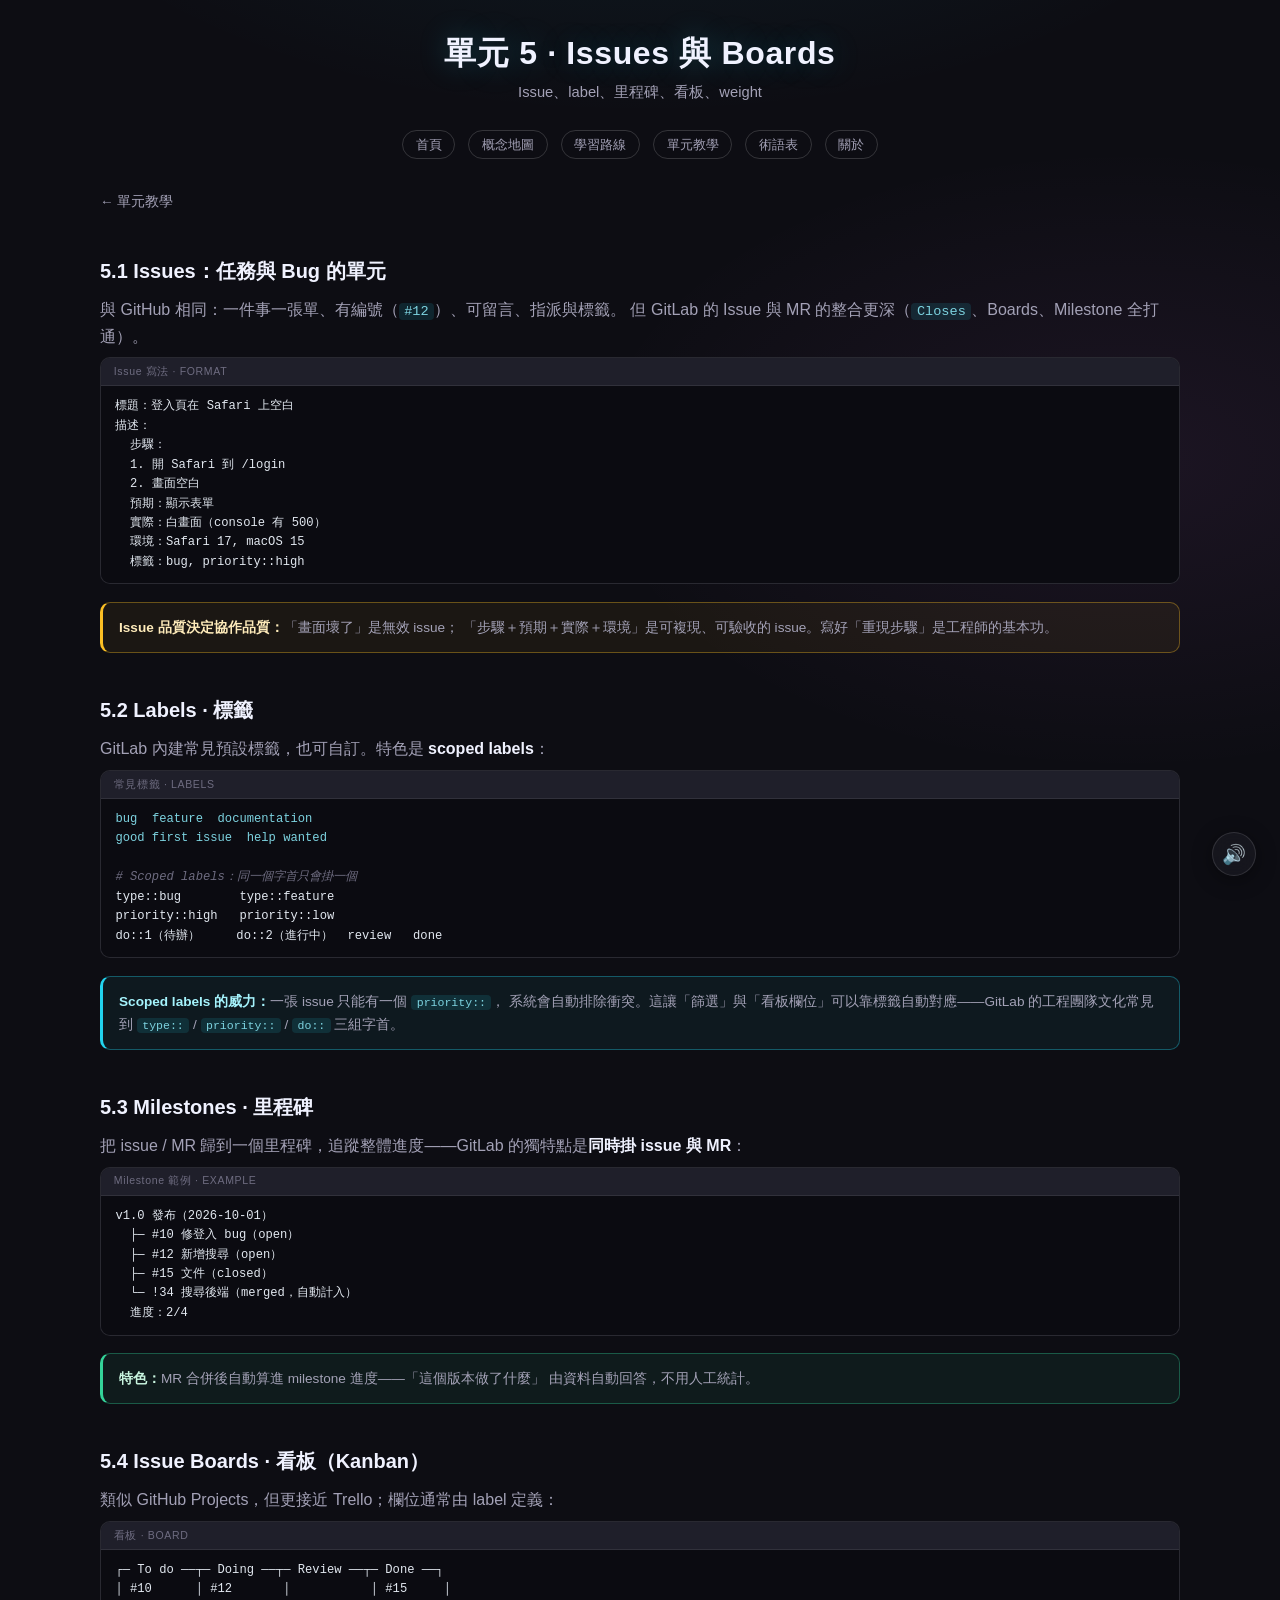
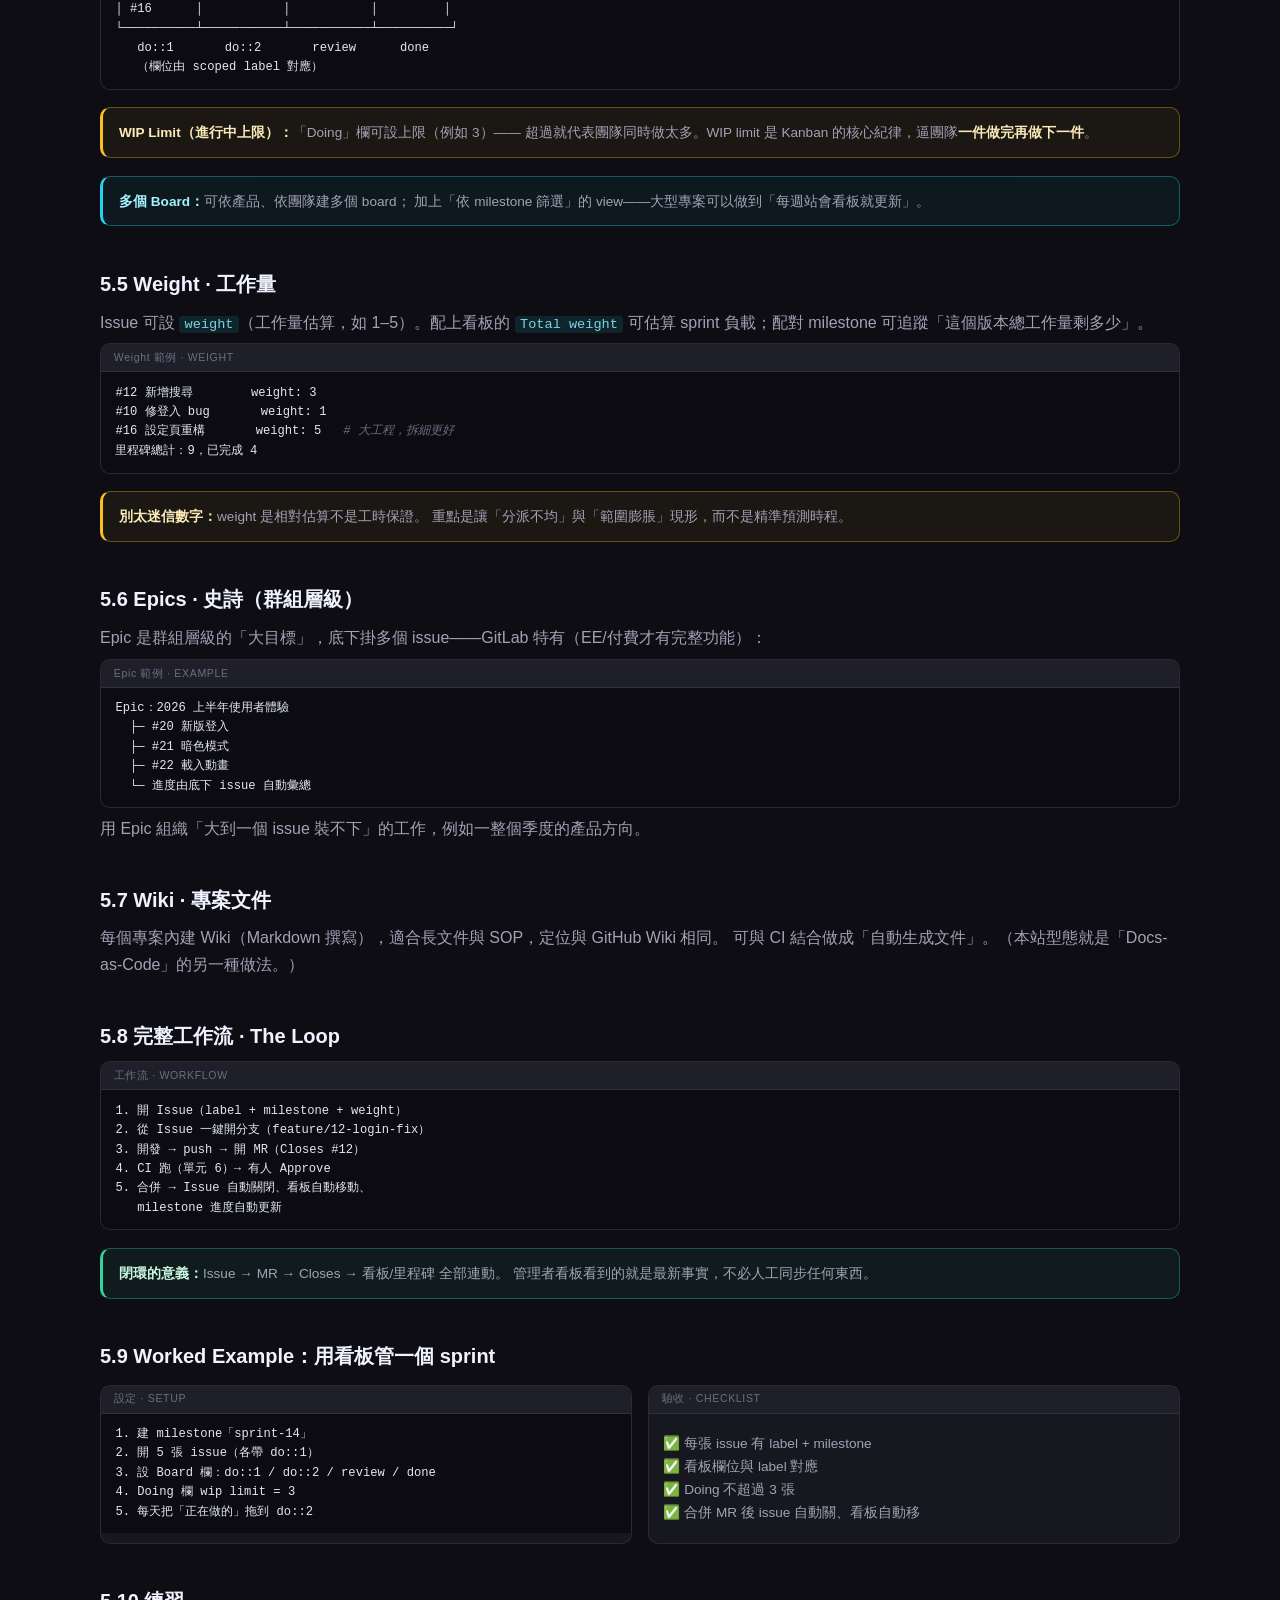
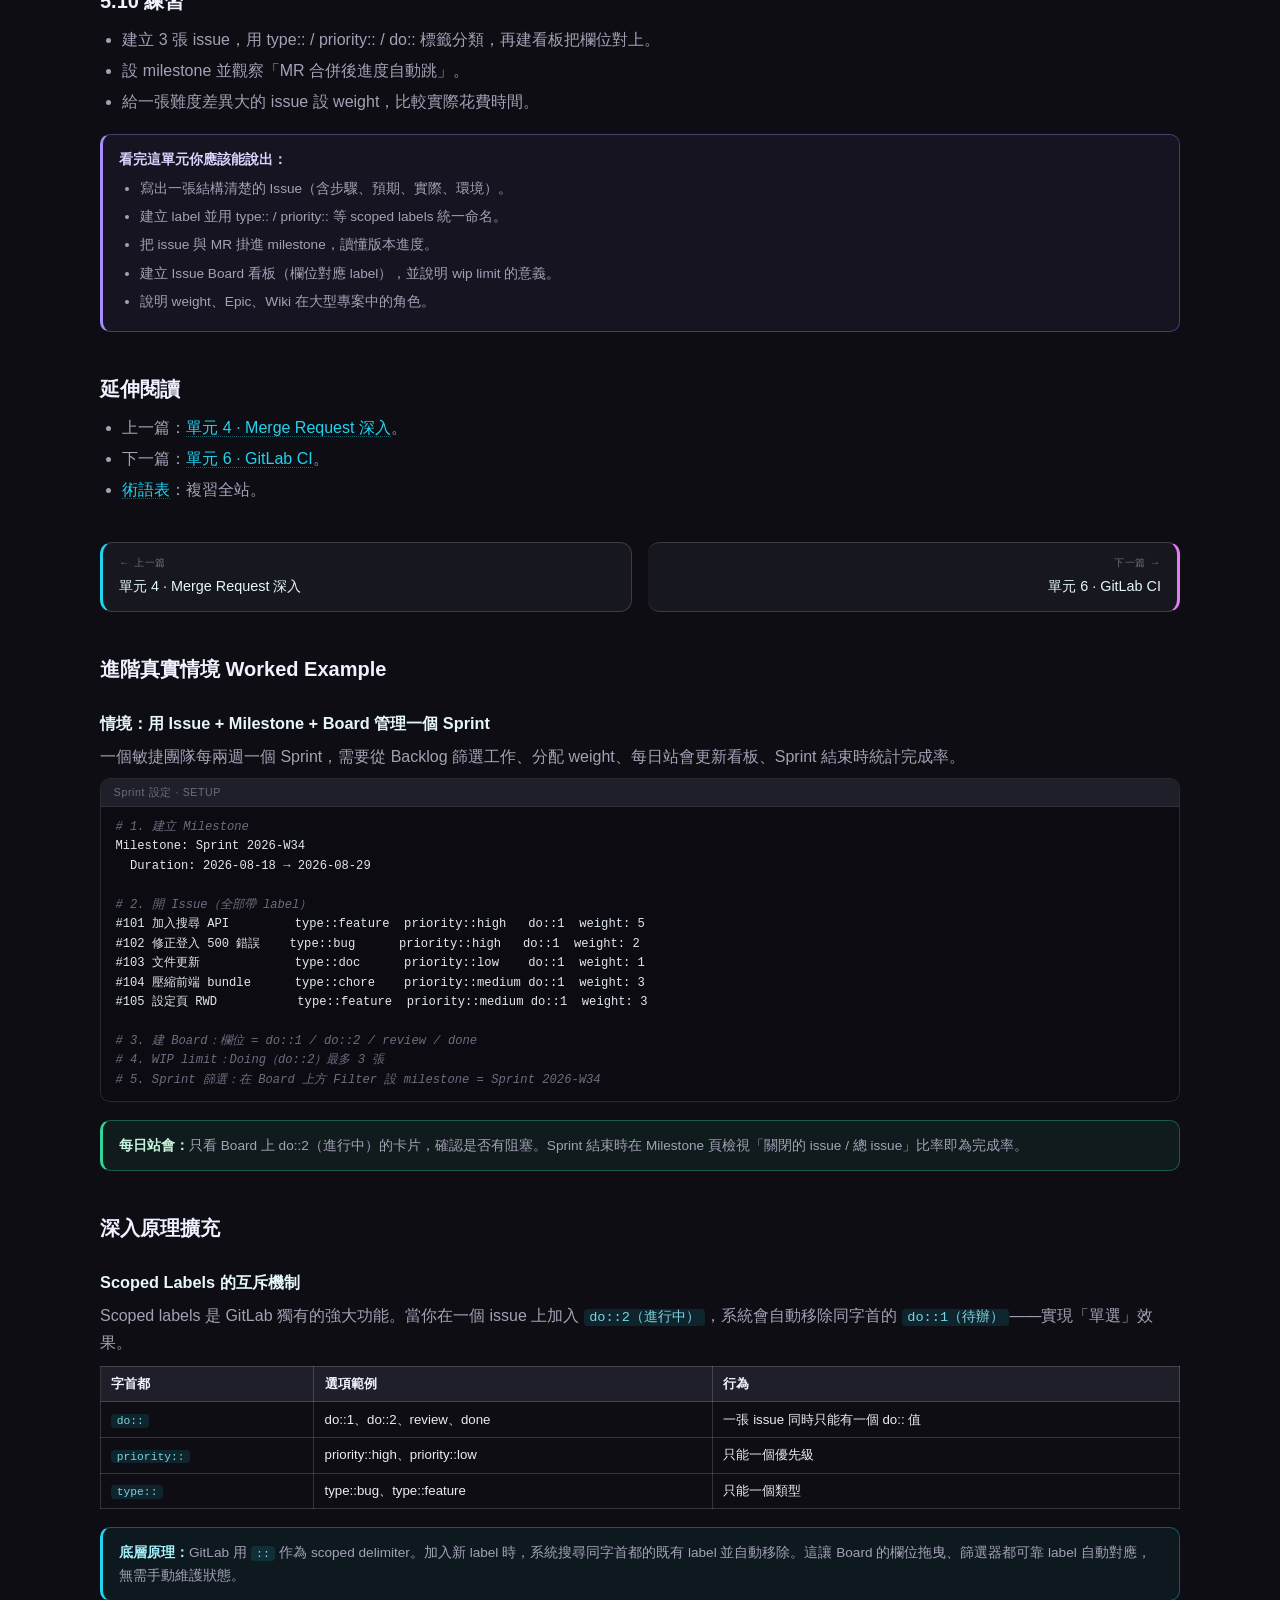
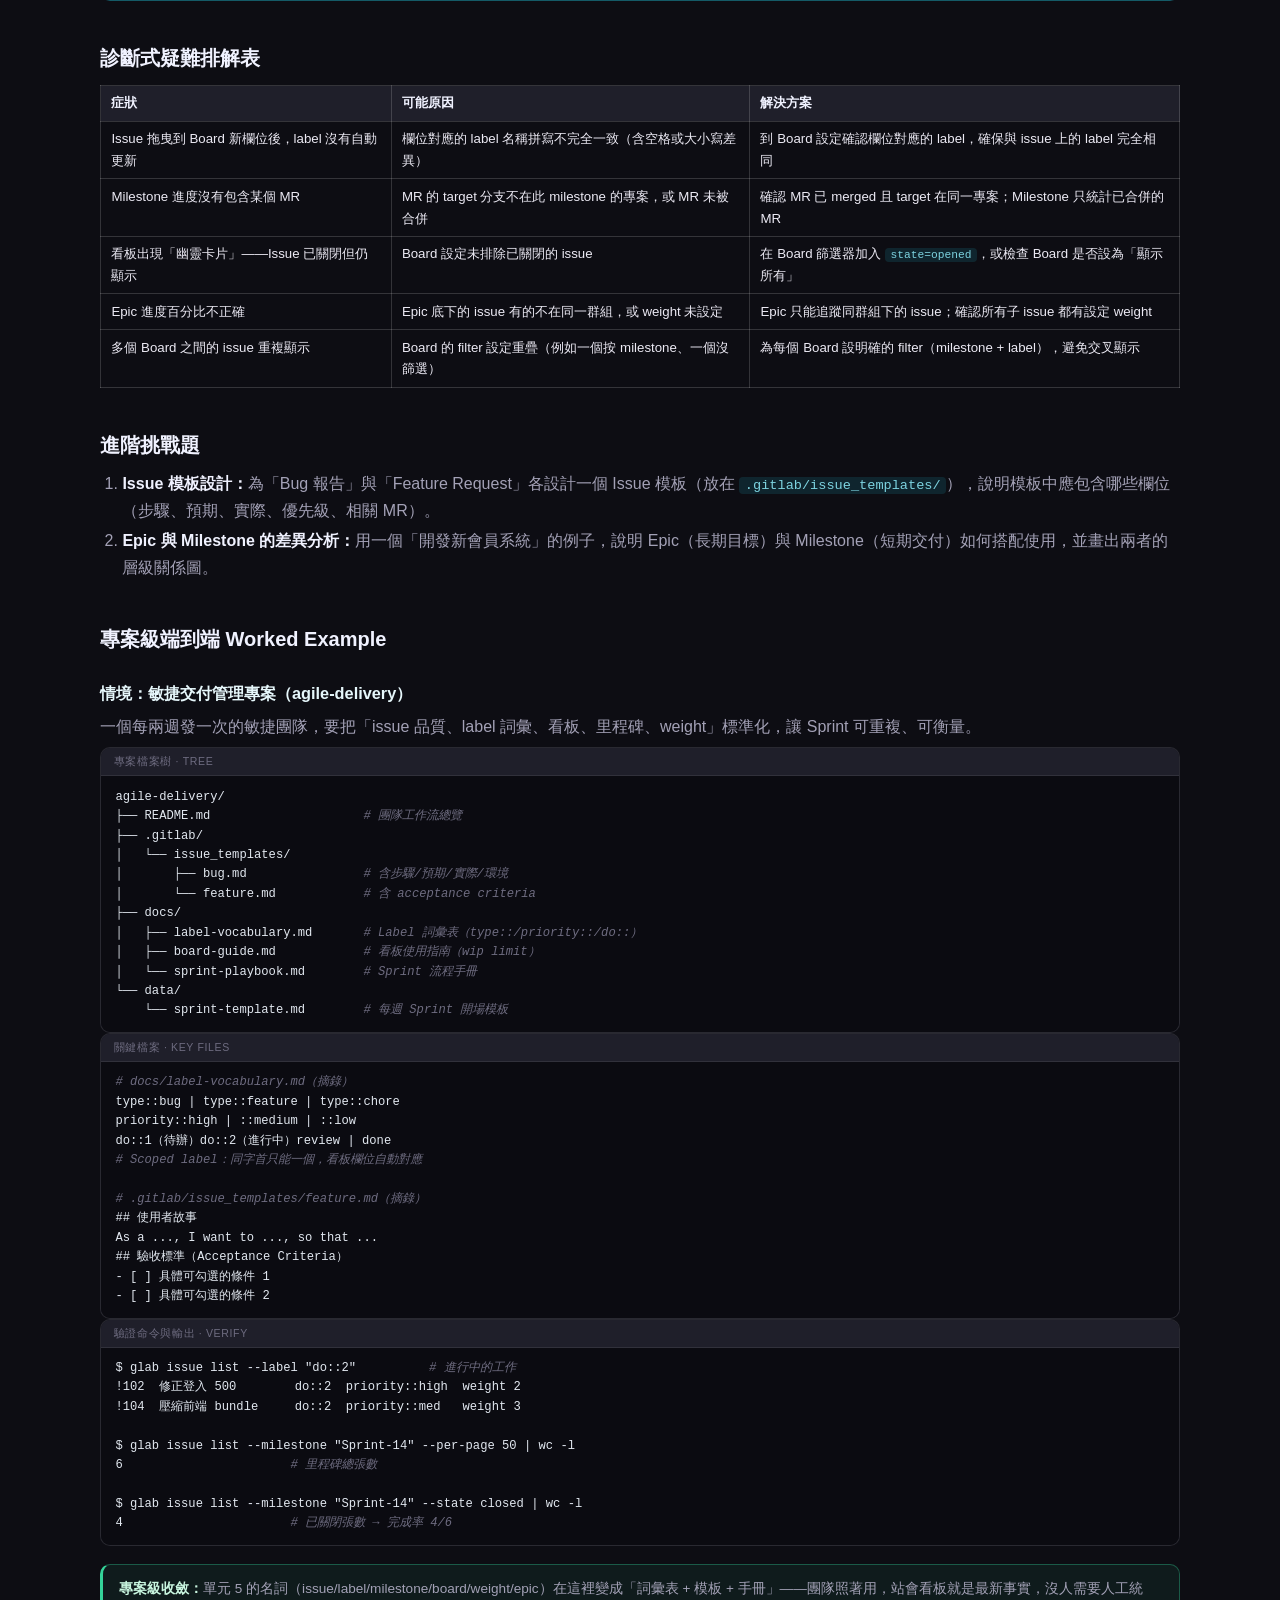
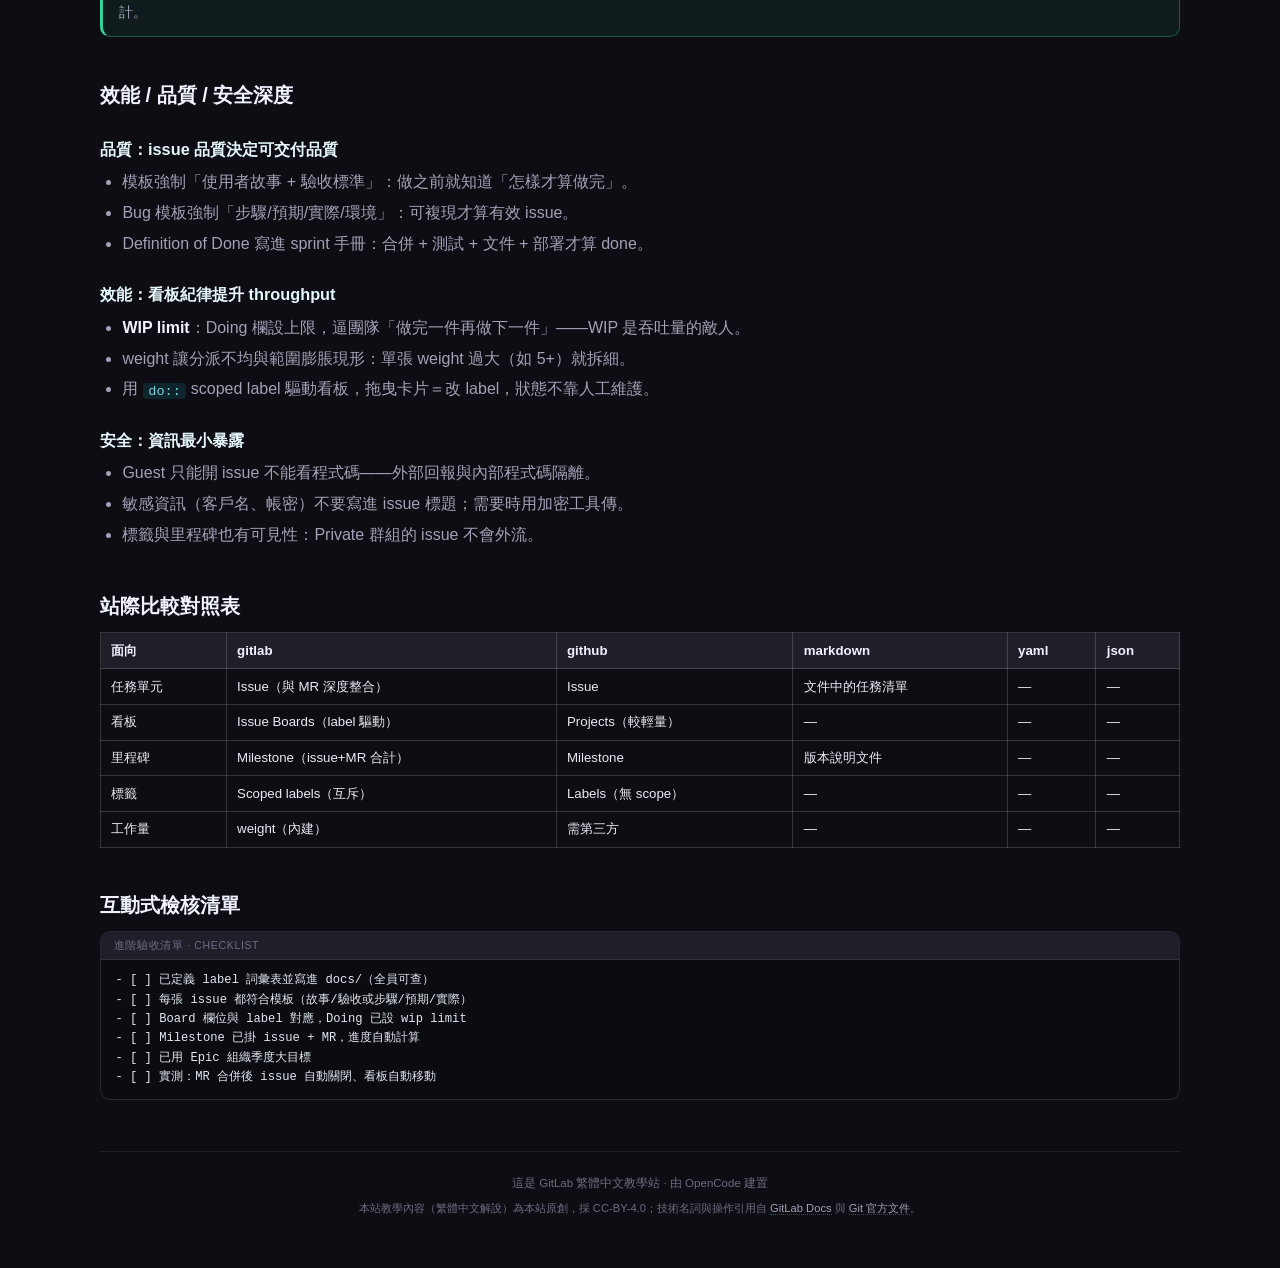
<file: docs/unit-05-issues-boards.html>
<!DOCTYPE html>
<html lang="zh-Hant">
<head>
<meta charset="UTF-8">
<meta name="viewport" content="width=device-width, initial-scale=1.0">
<title>單元 5 · Issues 與 Boards · GitLab 繁體中文教學站</title>
<meta name="description" content="Issue、scoped labels、Milestone、Boards Kanban、weight、Epic">
<link rel="icon" type="image/svg+xml" href="../assets/favicon.svg">
<link rel="stylesheet" href="../assets/site.css">
</head>
<body>
<div class="container">
<header>
  <h1>單元 5 · Issues 與 Boards</h1>
  <p class="subtitle">Issue、label、里程碑、看板、weight</p>
</header>
<nav class="topnav">
  <a href="../index.html">首頁</a>
  <a href="../map.html">概念地圖</a>
  <a href="../learning-path.html">學習路線</a>
  <a href="../docs/index.html">單元教學</a>
  <a href="../glossary.html">術語表</a>
  <a href="../about.html">關於</a>
</nav><div class="back-link"><a href="index.html">← 單元教學</a></div>
<div class="guide">
<h2>5.1 Issues：任務與 Bug 的單元</h2>
<p>與 GitHub 相同：一件事一張單、有編號（<code>#12</code>）、可留言、指派與標籤。
但 GitLab 的 Issue 與 MR 的整合更深（<code>Closes</code>、Boards、Milestone 全打通）。</p>
<div class="demo-block">
  <div class="demo-label">Issue 寫法 · FORMAT</div>
  <pre>標題：登入頁在 Safari 上空白
描述：
  步驟：
  1. 開 Safari 到 /login
  2. 畫面空白
  預期：顯示表單
  實際：白畫面（console 有 500）
  環境：Safari 17, macOS 15
  標籤：bug, priority::high</pre>
</div>
<div class="callout warn"><strong>Issue 品質決定協作品質：</strong>「畫面壞了」是無效 issue；
「步驟＋預期＋實際＋環境」是可複現、可驗收的 issue。寫好「重現步驟」是工程師的基本功。</div>

<h2>5.2 Labels · 標籤</h2>
<p>GitLab 內建常見預設標籤，也可自訂。特色是 <strong>scoped labels</strong>：</p>
<div class="demo-block">
  <div class="demo-label">常見標籤 · LABELS</div>
  <pre><span class="hl-k">bug</span>  <span class="hl-k">feature</span>  <span class="hl-k">documentation</span>
<span class="hl-k">good first issue</span>  <span class="hl-k">help wanted</span>

<span class="hl-c"># Scoped labels：同一個字首只會掛一個</span>
type::bug        type::feature
priority::high   priority::low
do::1（待辦）     do::2（進行中）  review   done</pre>
</div>
<div class="callout info"><strong>Scoped labels 的威力：</strong>一張 issue 只能有一個 <code>priority::</code>，
系統會自動排除衝突。這讓「篩選」與「看板欄位」可以靠標籤自動對應——GitLab 的工程團隊文化常見到
<code>type::</code> / <code>priority::</code> / <code>do::</code> 三組字首。</div>

<h2>5.3 Milestones · 里程碑</h2>
<p>把 issue / MR 歸到一個里程碑，追蹤整體進度——GitLab 的獨特點是<strong>同時掛 issue 與 MR</strong>：</p>
<div class="demo-block">
  <div class="demo-label">Milestone 範例 · EXAMPLE</div>
  <pre>v1.0 發布（2026-10-01）
  ├─ #10 修登入 bug（open）
  ├─ #12 新增搜尋（open）
  ├─ #15 文件（closed）
  └─ !34 搜尋後端（merged，自動計入）
  進度：2/4</pre>
</div>
<div class="callout"><strong>特色：</strong>MR 合併後自動算進 milestone 進度——「這個版本做了什麼」
由資料自動回答，不用人工統計。</div>

<h2>5.4 Issue Boards · 看板（Kanban）</h2>
<p>類似 GitHub Projects，但更接近 Trello；欄位通常由 label 定義：</p>
<div class="demo-block">
  <div class="demo-label">看板 · BOARD</div>
  <pre>┌─ To do ──┬─ Doing ──┬─ Review ──┬─ Done ──┐
│ #10      │ #12       │           │ #15     │
│ #16      │           │           │         │
└──────────┴───────────┴───────────┴──────────┘
   do::1       do::2       review      done
   （欄位由 scoped label 對應）</pre>
</div>
<div class="callout warn"><strong>WIP Limit（進行中上限）：</strong>「Doing」欄可設上限（例如 3）——
超過就代表團隊同時做太多。WIP limit 是 Kanban 的核心紀律，逼團隊<strong>一件做完再做下一件</strong>。</div>
<div class="callout info"><strong>多個 Board：</strong>可依產品、依團隊建多個 board；
加上「依 milestone 篩選」的 view——大型專案可以做到「每週站會看板就更新」。</div>

<h2>5.5 Weight · 工作量</h2>
<p>Issue 可設 <code>weight</code>（工作量估算，如 1–5）。配上看板的 <code>Total weight</code>
可估算 sprint 負載；配對 milestone 可追蹤「這個版本總工作量剩多少」。</p>
<div class="demo-block">
  <div class="demo-label">Weight 範例 · WEIGHT</div>
  <pre>#12 新增搜尋        weight: 3
#10 修登入 bug       weight: 1
#16 設定頁重構       weight: 5   <span class="hl-c"># 大工程，拆細更好</span>
里程碑總計：9，已完成 4</pre>
</div>
<div class="callout warn"><strong>別太迷信數字：</strong>weight 是相對估算不是工時保證。
重點是讓「分派不均」與「範圍膨脹」現形，而不是精準預測時程。</div>

<h2>5.6 Epics · 史詩（群組層級）</h2>
<p>Epic 是群組層級的「大目標」，底下掛多個 issue——GitLab 特有（EE/付費才有完整功能）：</p>
<div class="demo-block">
  <div class="demo-label">Epic 範例 · EXAMPLE</div>
  <pre>Epic：2026 上半年使用者體驗
  ├─ #20 新版登入
  ├─ #21 暗色模式
  ├─ #22 載入動畫
  └─ 進度由底下 issue 自動彙總</pre>
</div>
<p>用 Epic 組織「大到一個 issue 裝不下」的工作，例如一整個季度的產品方向。</p>

<h2>5.7 Wiki · 專案文件</h2>
<p>每個專案內建 Wiki（Markdown 撰寫），適合長文件與 SOP，定位與 GitHub Wiki 相同。
可與 CI 結合做成「自動生成文件」。（本站型態就是「Docs-as-Code」的另一種做法。）</p>

<h2>5.8 完整工作流 · The Loop</h2>
<div class="demo-block">
  <div class="demo-label">工作流 · WORKFLOW</div>
  <pre>1. 開 Issue（label + milestone + weight）
2. 從 Issue 一鍵開分支（feature/12-login-fix）
3. 開發 → push → 開 MR（Closes #12）
4. CI 跑（單元 6）→ 有人 Approve
5. 合併 → Issue 自動關閉、看板自動移動、
   milestone 進度自動更新</pre>
</div>
<div class="callout"><strong>閉環的意義：</strong>Issue → MR → Closes → 看板/里程碑 全部連動。
管理者看板看到的就是最新事實，不必人工同步任何東西。</div>

<h2>5.9 Worked Example：用看板管一個 sprint</h2>
<div class="demo-grid">
  <div class="demo-block"><div class="demo-label">設定 · SETUP</div><pre>1. 建 milestone「sprint-14」
2. 開 5 張 issue（各帶 do::1）
3. 設 Board 欄：do::1 / do::2 / review / done
4. Doing 欄 wip limit = 3
5. 每天把「正在做的」拖到 do::2</pre></div>
  <div class="demo-block"><div class="demo-label">驗收 · CHECKLIST</div><div class="demo-render">
    <p>✅ 每張 issue 有 label + milestone<br>✅ 看板欄位與 label 對應<br>✅ Doing 不超過 3 張<br>✅ 合併 MR 後 issue 自動關、看板自動移</p>
  </div></div>
</div>

<h2>5.10 練習</h2>
<ul>
<li>建立 3 張 issue，用 type:: / priority:: / do:: 標籤分類，再建看板把欄位對上。</li>
<li>設 milestone 並觀察「MR 合併後進度自動跳」。</li>
<li>給一張難度差異大的 issue 設 weight，比較實際花費時間。</li>
</ul>

  <div class="outcome">
    <strong>看完這單元你應該能說出：</strong>
    <ul><li>寫出一張結構清楚的 Issue（含步驟、預期、實際、環境）。</li><li>建立 label 並用 type:: / priority:: 等 scoped labels 統一命名。</li><li>把 issue 與 MR 掛進 milestone，讀懂版本進度。</li><li>建立 Issue Board 看板（欄位對應 label），並說明 wip limit 的意義。</li><li>說明 weight、Epic、Wiki 在大型專案中的角色。</li></ul>
  </div>

  <h2>延伸閱讀</h2>
  <ul>
<li>上一篇：<a href="unit-04-merge-request.html">單元 4 · Merge Request 深入</a>。</li>
<li>下一篇：<a href="unit-06-gitlab-ci.html">單元 6 · GitLab CI</a>。</li>
<li><a href="../glossary.html">術語表</a>：複習全站。</li>
</ul>

<div class="next-prev">
    <a href="unit-04-merge-request.html"><div class="np-label">← 上一篇</div><div class="np-name">單元 4 · Merge Request 深入</div></a>
    <a class="np-next" href="unit-06-gitlab-ci.html"><div class="np-label">下一篇 →</div><div class="np-name">單元 6 · GitLab CI</div></a>
</div>

<!-- ═══════ Round 1 Deepen ═══════ -->
<h2>進階真實情境 Worked Example</h2>
<h3>情境：用 Issue + Milestone + Board 管理一個 Sprint</h3>
<p>一個敏捷團隊每兩週一個 Sprint，需要從 Backlog 篩選工作、分配 weight、每日站會更新看板、Sprint 結束時統計完成率。</p>
<div class="demo-block">
  <div class="demo-label">Sprint 設定 · SETUP</div>
  <pre><span class="hl-c"># 1. 建立 Milestone</span>
Milestone: Sprint 2026-W34
  Duration: 2026-08-18 → 2026-08-29

<span class="hl-c"># 2. 開 Issue（全部帶 label）</span>
#101 加入搜尋 API         type::feature  priority::high   do::1  weight: 5
#102 修正登入 500 錯誤    type::bug      priority::high   do::1  weight: 2
#103 文件更新             type::doc      priority::low    do::1  weight: 1
#104 壓縮前端 bundle      type::chore    priority::medium do::1  weight: 3
#105 設定頁 RWD           type::feature  priority::medium do::1  weight: 3

<span class="hl-c"># 3. 建 Board：欄位 = do::1 / do::2 / review / done</span>
<span class="hl-c"># 4. WIP limit：Doing（do::2）最多 3 張</span>
<span class="hl-c"># 5. Sprint 篩選：在 Board 上方 Filter 設 milestone = Sprint 2026-W34</span></pre>
</div>
<div class="callout"><strong>每日站會：</strong>只看 Board 上 do::2（進行中）的卡片，確認是否有阻塞。Sprint 結束時在 Milestone 頁檢視「關閉的 issue / 總 issue」比率即為完成率。</div>

<h2>深入原理擴充</h2>
<h3>Scoped Labels 的互斥機制</h3>
<p>Scoped labels 是 GitLab 獨有的強大功能。當你在一個 issue 上加入 <code>do::2（進行中）</code>，系統會自動移除同字首的 <code>do::1（待辦）</code>——實現「單選」效果。</p>
<table>
<tr><th>字首都</th><th>選項範例</th><th>行為</th></tr>
<tr><td><code>do::</code></td><td>do::1、do::2、review、done</td><td>一張 issue 同時只能有一個 do:: 值</td></tr>
<tr><td><code>priority::</code></td><td>priority::high、priority::low</td><td>只能一個優先級</td></tr>
<tr><td><code>type::</code></td><td>type::bug、type::feature</td><td>只能一個類型</td></tr>
</table>
<div class="callout info"><strong>底層原理：</strong>GitLab 用 <code>::</code> 作為 scoped delimiter。加入新 label 時，系統搜尋同字首都的既有 label 並自動移除。這讓 Board 的欄位拖曳、篩選器都可靠 label 自動對應，無需手動維護狀態。</div>

<h2>診斷式疑難排解表</h2>
<table>
<tr><th>症狀</th><th>可能原因</th><th>解決方案</th></tr>
<tr><td>Issue 拖曳到 Board 新欄位後，label 沒有自動更新</td><td>欄位對應的 label 名稱拼寫不完全一致（含空格或大小寫差異）</td><td>到 Board 設定確認欄位對應的 label，確保與 issue 上的 label 完全相同</td></tr>
<tr><td>Milestone 進度沒有包含某個 MR</td><td>MR 的 target 分支不在此 milestone 的專案，或 MR 未被合併</td><td>確認 MR 已 merged 且 target 在同一專案；Milestone 只統計已合併的 MR</td></tr>
<tr><td>看板出現「幽靈卡片」——Issue 已關閉但仍顯示</td><td>Board 設定未排除已關閉的 issue</td><td>在 Board 篩選器加入 <code>state=opened</code>，或檢查 Board 是否設為「顯示所有」</td></tr>
<tr><td>Epic 進度百分比不正確</td><td>Epic 底下的 issue 有的不在同一群組，或 weight 未設定</td><td>Epic 只能追蹤同群組下的 issue；確認所有子 issue 都有設定 weight</td></tr>
<tr><td>多個 Board 之間的 issue 重複顯示</td><td>Board 的 filter 設定重疊（例如一個按 milestone、一個沒篩選）</td><td>為每個 Board 設明確的 filter（milestone + label），避免交叉顯示</td></tr>
</table>

<h2>進階挑戰題</h2>
<ol>
<li><strong>Issue 模板設計：</strong>為「Bug 報告」與「Feature Request」各設計一個 Issue 模板（放在 <code>.gitlab/issue_templates/</code>），說明模板中應包含哪些欄位（步驟、預期、實際、優先級、相關 MR）。</li>
<li><strong>Epic 與 Milestone 的差異分析：</strong>用一個「開發新會員系統」的例子，說明 Epic（長期目標）與 Milestone（短期交付）如何搭配使用，並畫出兩者的層級關係圖。</li>
</ol>

<!-- ═══════ Round 2 Deepen ═══════ -->
<h2>專案級端到端 Worked Example</h2>
<h3>情境：敏捷交付管理專案（agile-delivery）</h3>
<p>一個每兩週發一次的敏捷團隊，要把「issue 品質、label 詞彙、看板、里程碑、weight」標準化，讓 Sprint 可重複、可衡量。</p>
<div class="demo-block">
  <div class="demo-label">專案檔案樹 · TREE</div>
  <pre>agile-delivery/
├── README.md                     <span class="hl-c"># 團隊工作流總覽</span>
├── .gitlab/
│   └── issue_templates/
│       ├── bug.md                <span class="hl-c"># 含步驟/預期/實際/環境</span>
│       └── feature.md            <span class="hl-c"># 含 acceptance criteria</span>
├── docs/
│   ├── label-vocabulary.md       <span class="hl-c"># Label 詞彙表（type::/priority::/do::）</span>
│   ├── board-guide.md            <span class="hl-c"># 看板使用指南（wip limit）</span>
│   └── sprint-playbook.md        <span class="hl-c"># Sprint 流程手冊</span>
└── data/
    └── sprint-template.md        <span class="hl-c"># 每週 Sprint 開場模板</span></pre>
</div>
<div class="demo-block">
  <div class="demo-label">關鍵檔案 · KEY FILES</div>
  <pre><span class="hl-c"># docs/label-vocabulary.md（摘錄）</span>
type::bug | type::feature | type::chore
priority::high | ::medium | ::low
do::1（待辦）do::2（進行中）review | done
<span class="hl-c"># Scoped label：同字首只能一個，看板欄位自動對應</span>

<span class="hl-c"># .gitlab/issue_templates/feature.md（摘錄）</span>
## 使用者故事
As a ..., I want to ..., so that ...
## 驗收標準（Acceptance Criteria）
- [ ] 具體可勾選的條件 1
- [ ] 具體可勾選的條件 2</pre>
</div>
<div class="demo-block">
  <div class="demo-label">驗證命令與輸出 · VERIFY</div>
  <pre>$ glab issue list --label "do::2"          <span class="hl-c"># 進行中的工作</span>
!102  修正登入 500        do::2  priority::high  weight 2
!104  壓縮前端 bundle     do::2  priority::med   weight 3

$ glab issue list --milestone "Sprint-14" --per-page 50 | wc -l
6                       <span class="hl-c"># 里程碑總張數</span>

$ glab issue list --milestone "Sprint-14" --state closed | wc -l
4                       <span class="hl-c"># 已關閉張數 → 完成率 4/6</span></pre>
</div>
<div class="callout"><strong>專案級收斂：</strong>單元 5 的名詞（issue/label/milestone/board/weight/epic）在這裡變成「詞彙表 + 模板 + 手冊」——團隊照著用，站會看板就是最新事實，沒人需要人工統計。</div>

<h2>效能 / 品質 / 安全深度</h2>
<h3>品質：issue 品質決定可交付品質</h3>
<ul>
<li>模板強制「使用者故事 + 驗收標準」：做之前就知道「怎樣才算做完」。</li>
<li>Bug 模板強制「步驟/預期/實際/環境」：可複現才算有效 issue。</li>
<li>Definition of Done 寫進 sprint 手冊：合併 + 測試 + 文件 + 部署才算 done。</li>
</ul>
<h3>效能：看板紀律提升 throughput</h3>
<ul>
<li><strong>WIP limit</strong>：Doing 欄設上限，逼團隊「做完一件再做下一件」——WIP 是吞吐量的敵人。</li>
<li>weight 讓分派不均與範圍膨脹現形：單張 weight 過大（如 5+）就拆細。</li>
<li>用 <code>do::</code> scoped label 驅動看板，拖曳卡片＝改 label，狀態不靠人工維護。</li>
</ul>
<h3>安全：資訊最小暴露</h3>
<ul>
<li>Guest 只能開 issue 不能看程式碼——外部回報與內部程式碼隔離。</li>
<li>敏感資訊（客戶名、帳密）不要寫進 issue 標題；需要時用加密工具傳。</li>
<li>標籤與里程碑也有可見性：Private 群組的 issue 不會外流。</li>
</ul>

<h2>站際比較對照表</h2>
<table>
<tr><th>面向</th><th>gitlab</th><th>github</th><th>markdown</th><th>yaml</th><th>json</th></tr>
<tr><td>任務單元</td><td>Issue（與 MR 深度整合）</td><td>Issue</td><td>文件中的任務清單</td><td>—</td><td>—</td></tr>
<tr><td>看板</td><td>Issue Boards（label 驅動）</td><td>Projects（較輕量）</td><td>—</td><td>—</td><td>—</td></tr>
<tr><td>里程碑</td><td>Milestone（issue+MR 合計）</td><td>Milestone</td><td>版本說明文件</td><td>—</td><td>—</td></tr>
<tr><td>標籤</td><td>Scoped labels（互斥）</td><td>Labels（無 scope）</td><td>—</td><td>—</td><td>—</td></tr>
<tr><td>工作量</td><td>weight（內建）</td><td>需第三方</td><td>—</td><td>—</td><td>—</td></tr>
</table>

<h2>互動式檢核清單</h2>
<div class="demo-block">
  <div class="demo-label">進階驗收清單 · CHECKLIST</div>
  <pre>- [ ] 已定義 label 詞彙表並寫進 docs/（全員可查）
- [ ] 每張 issue 都符合模板（故事/驗收或步驟/預期/實際）
- [ ] Board 欄位與 label 對應，Doing 已設 wip limit
- [ ] Milestone 已掛 issue + MR，進度自動計算
- [ ] 已用 Epic 組織季度大目標
- [ ] 實測：MR 合併後 issue 自動關閉、看板自動移動</pre>
</div>

</div>
<footer>這是 GitLab 繁體中文教學站 · 由 OpenCode 建置<br>
  <span class="footer-license">本站教學內容（繁體中文解說）為本站原創，採 CC-BY-4.0；技術名詞與操作引用自 <a href="https://docs.gitlab.com/" rel="noopener">GitLab Docs</a> 與 <a href="https://git-scm.com/doc" rel="noopener">Git 官方文件</a>。</span></footer>
</div><link rel="stylesheet" href="../assets/speech.css">
<script src="../assets/speech.js" defer></script>
</body></html>
</file>
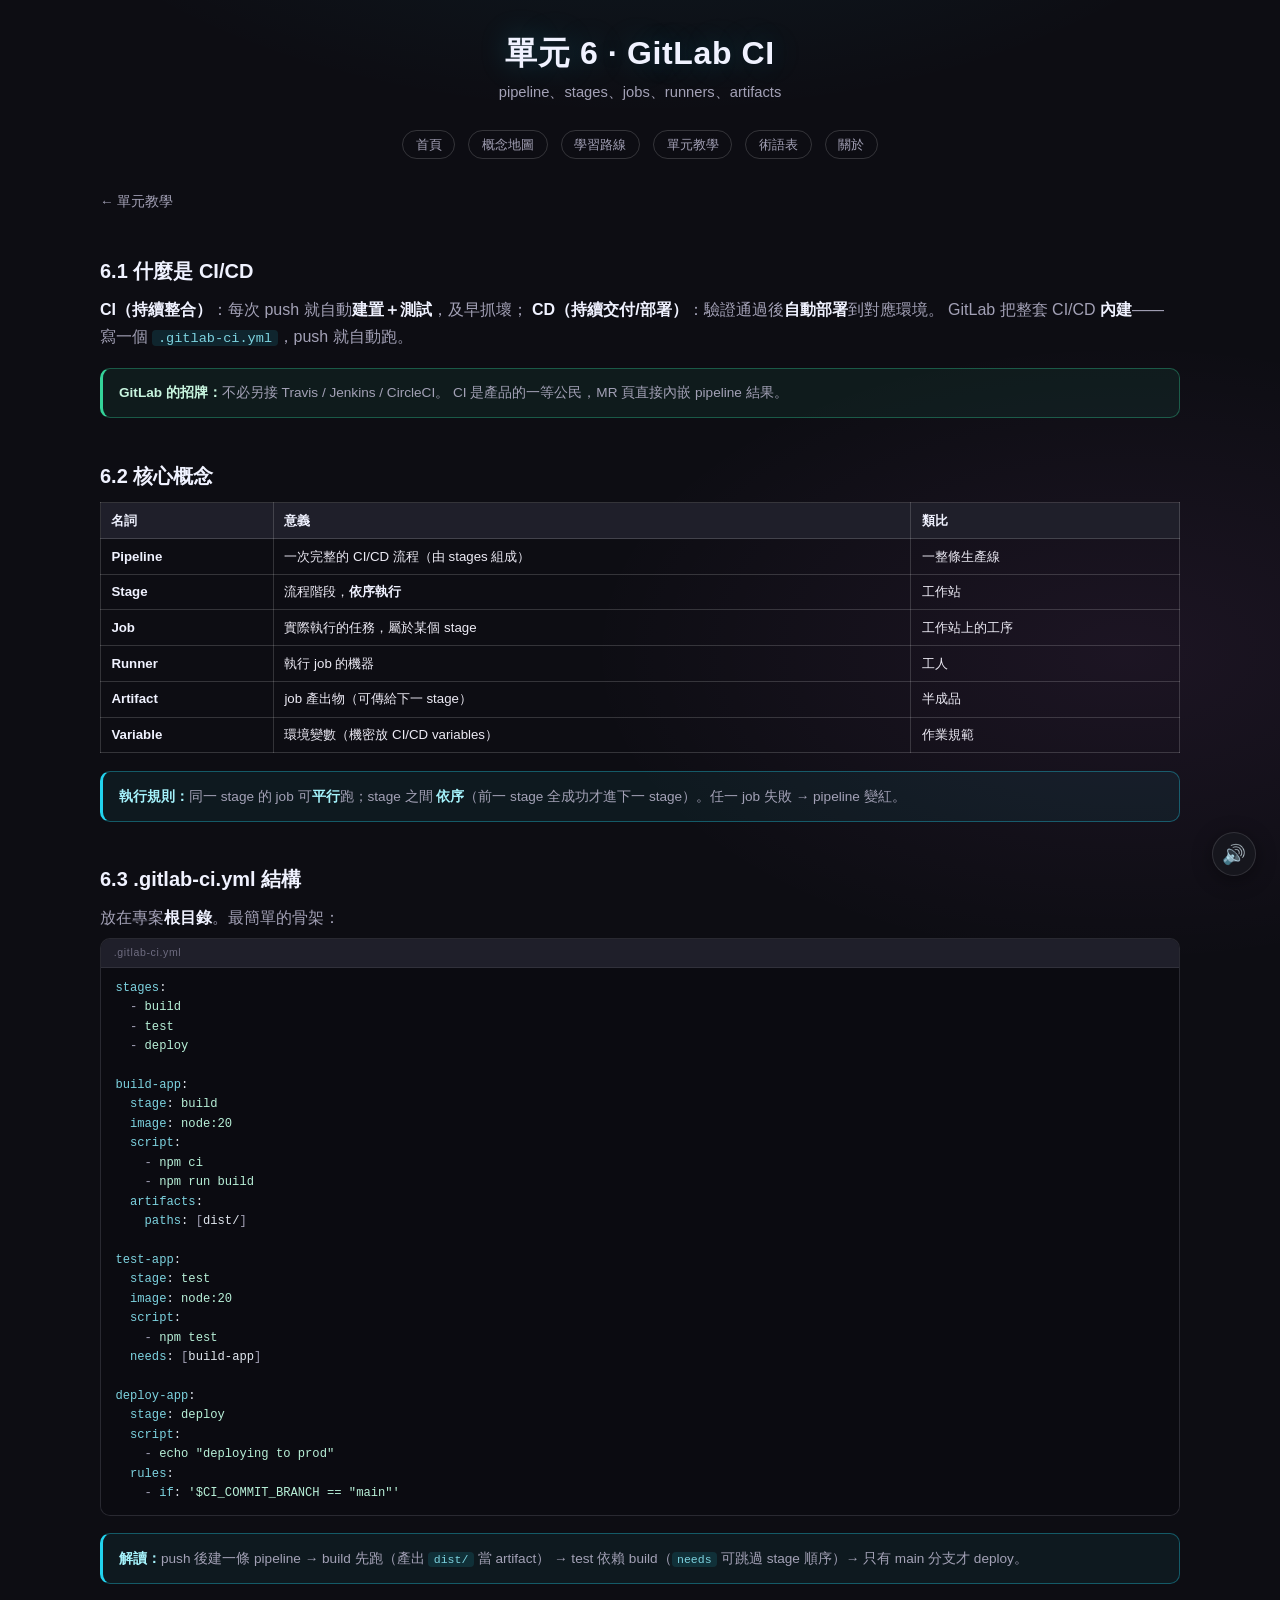
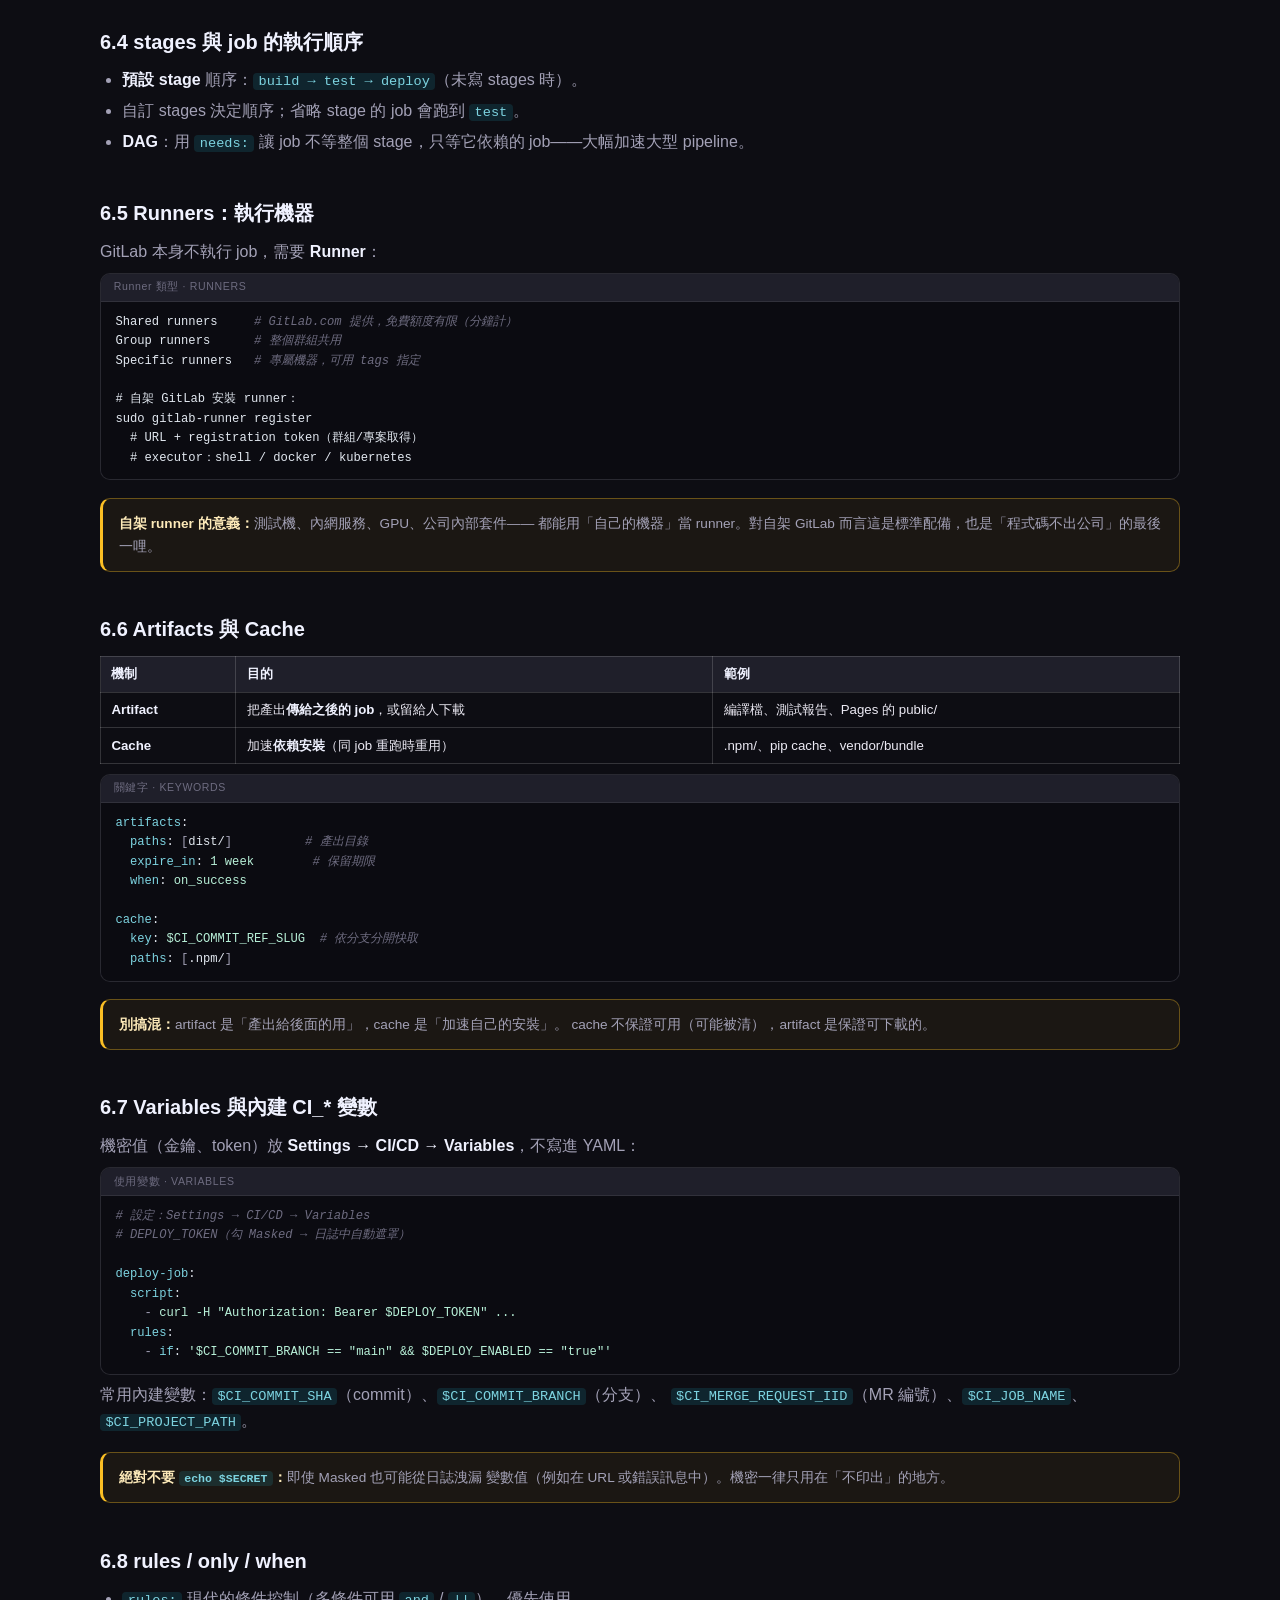
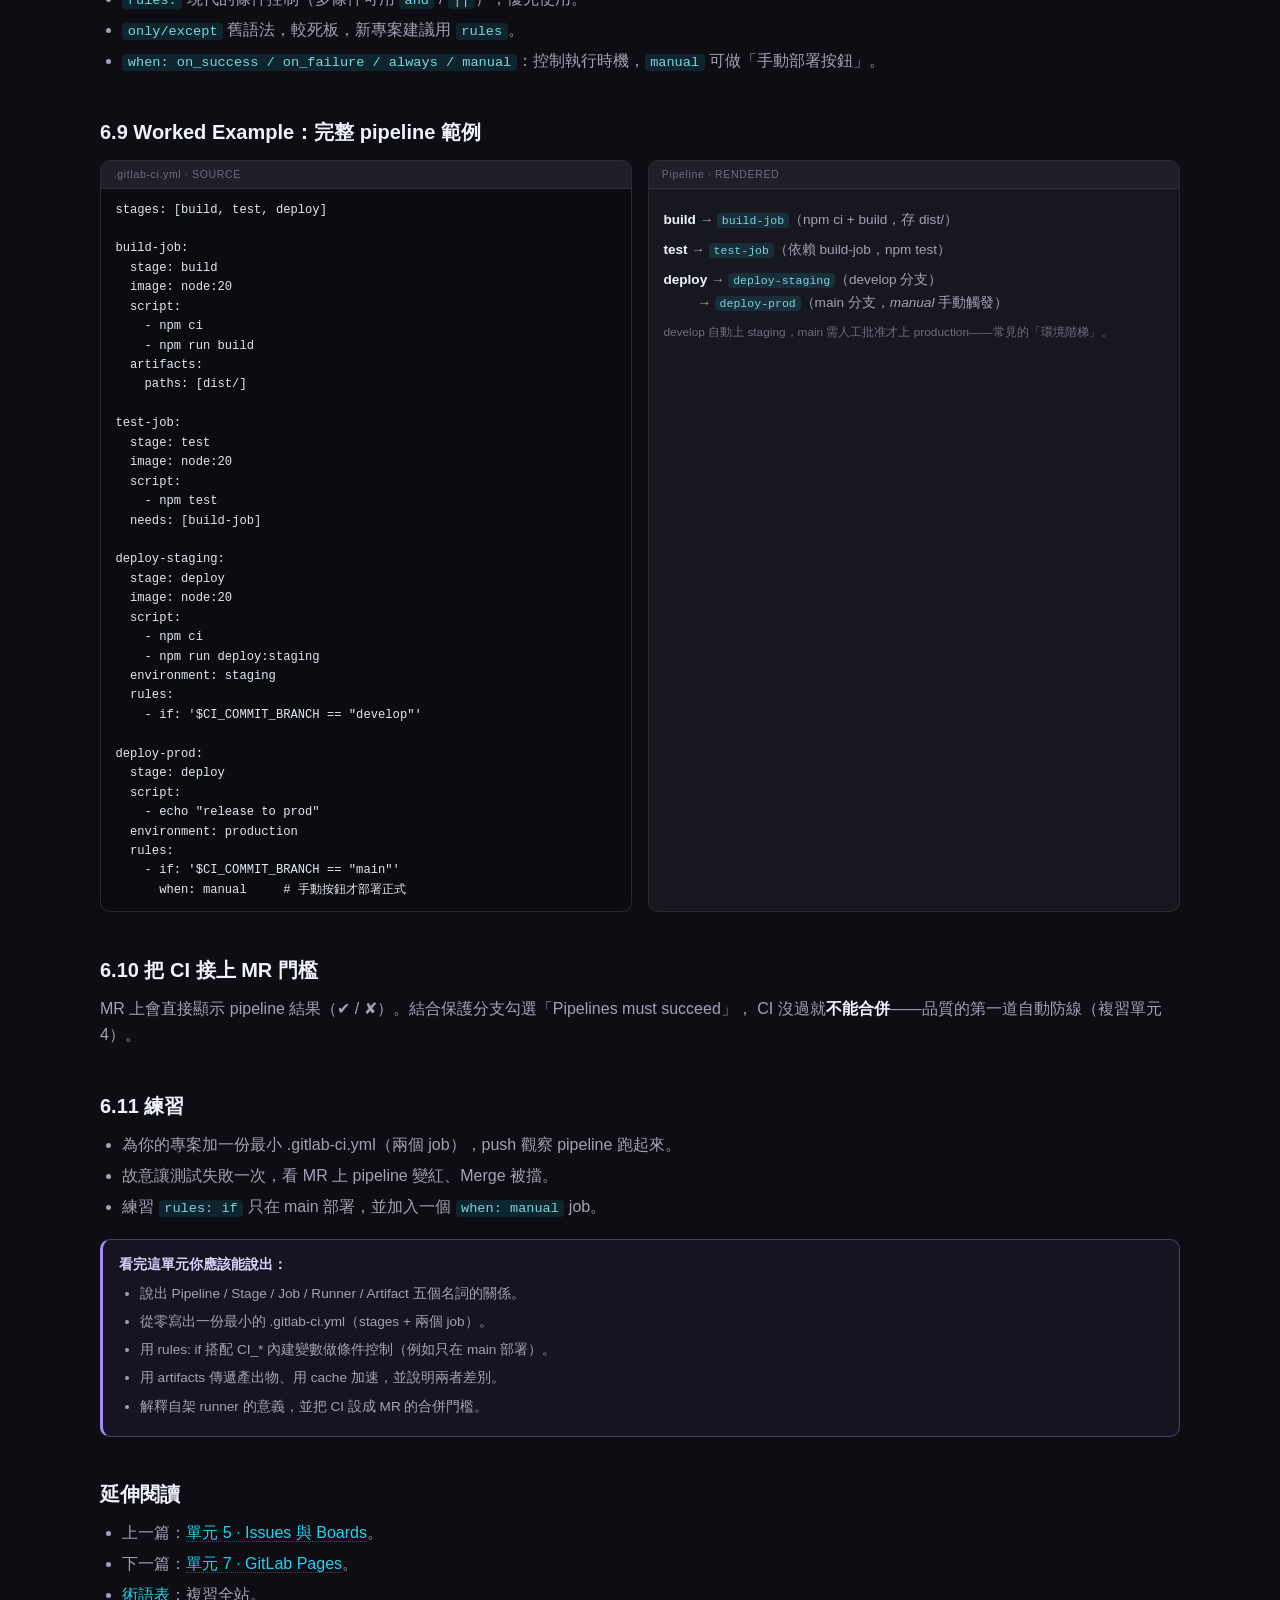
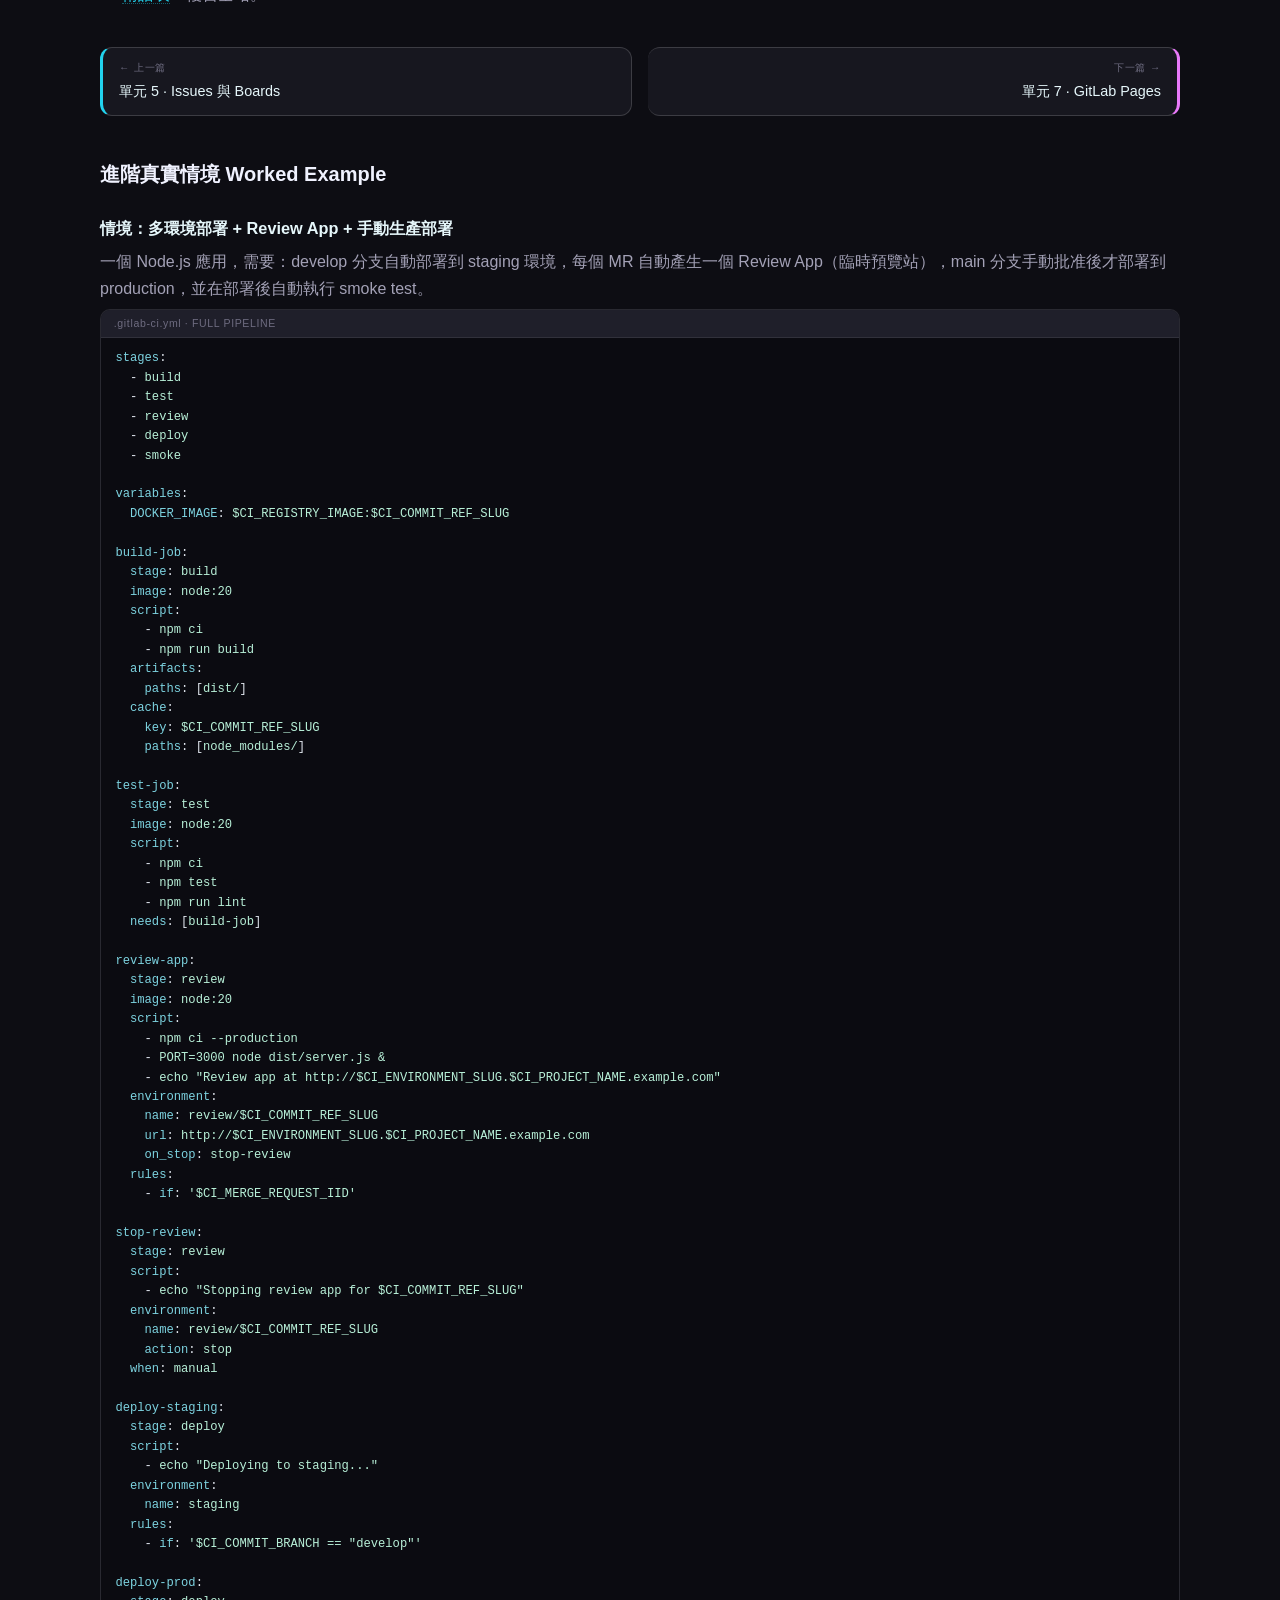
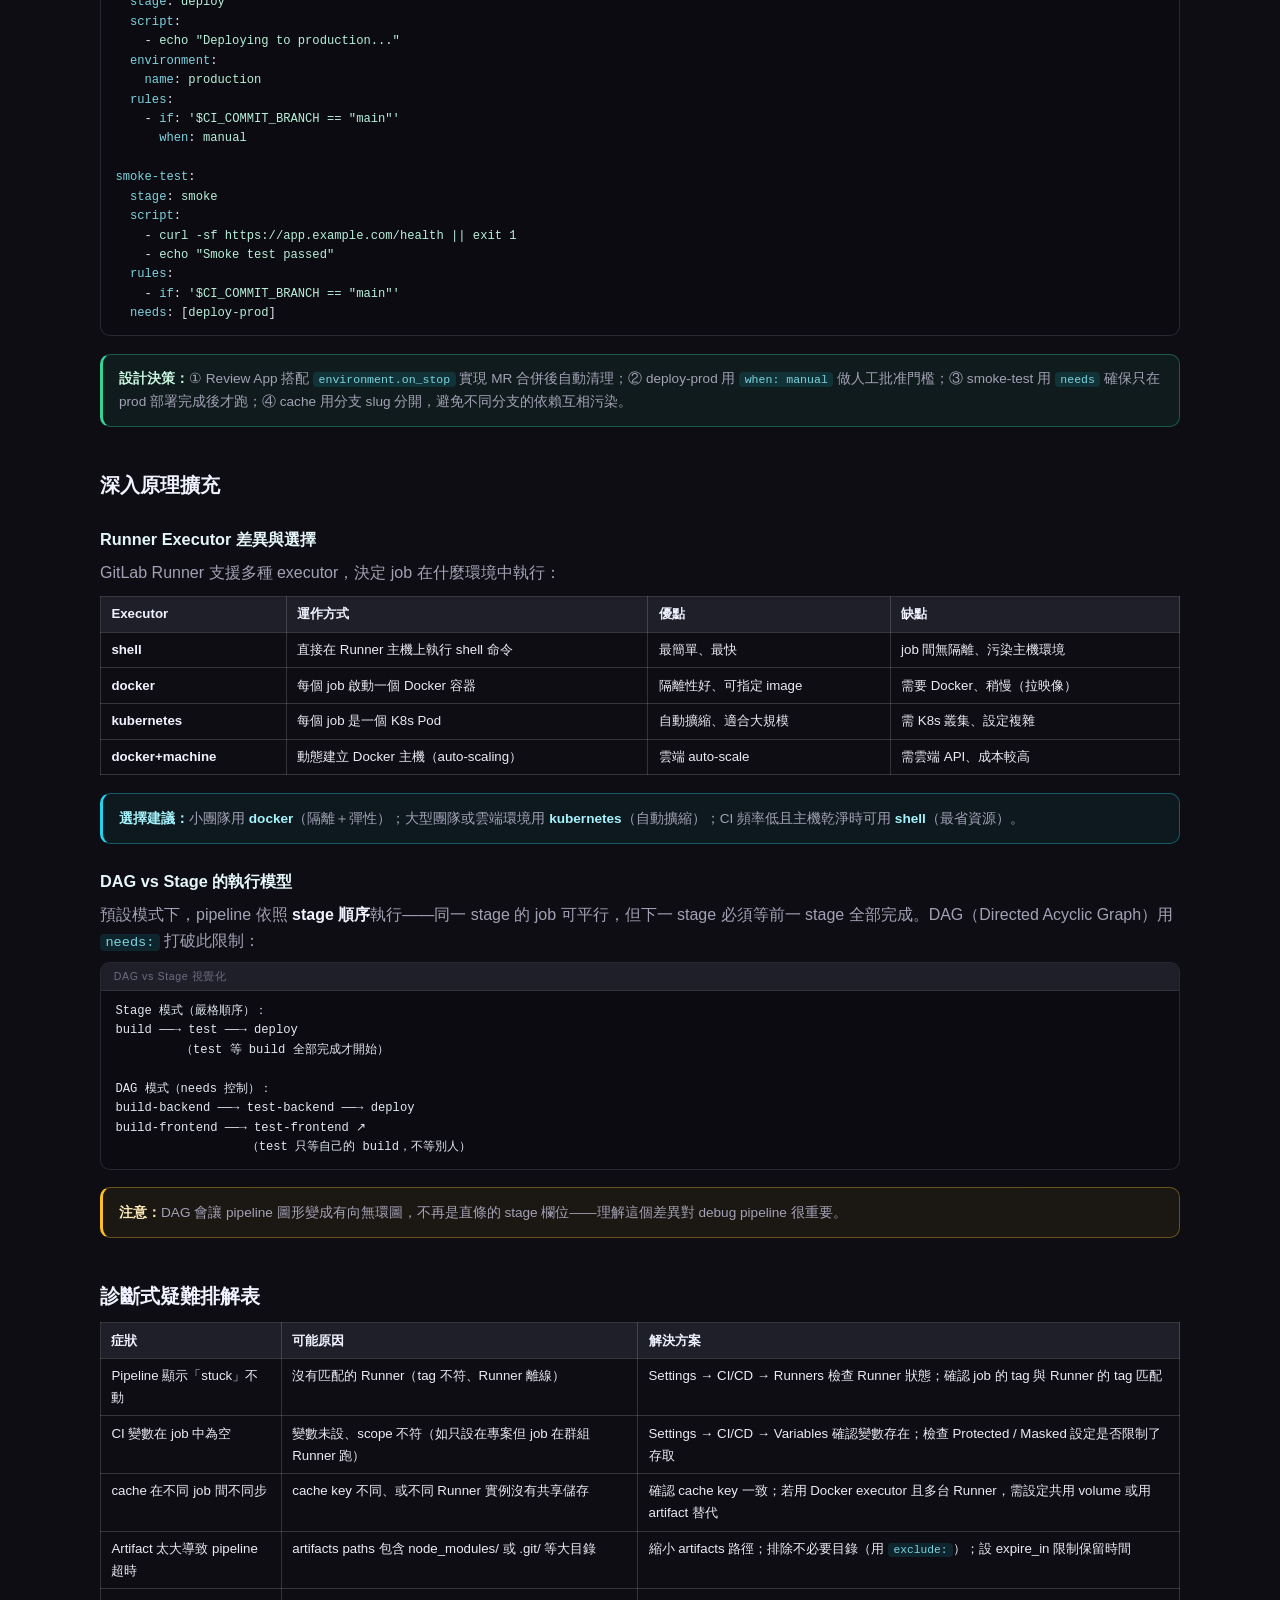
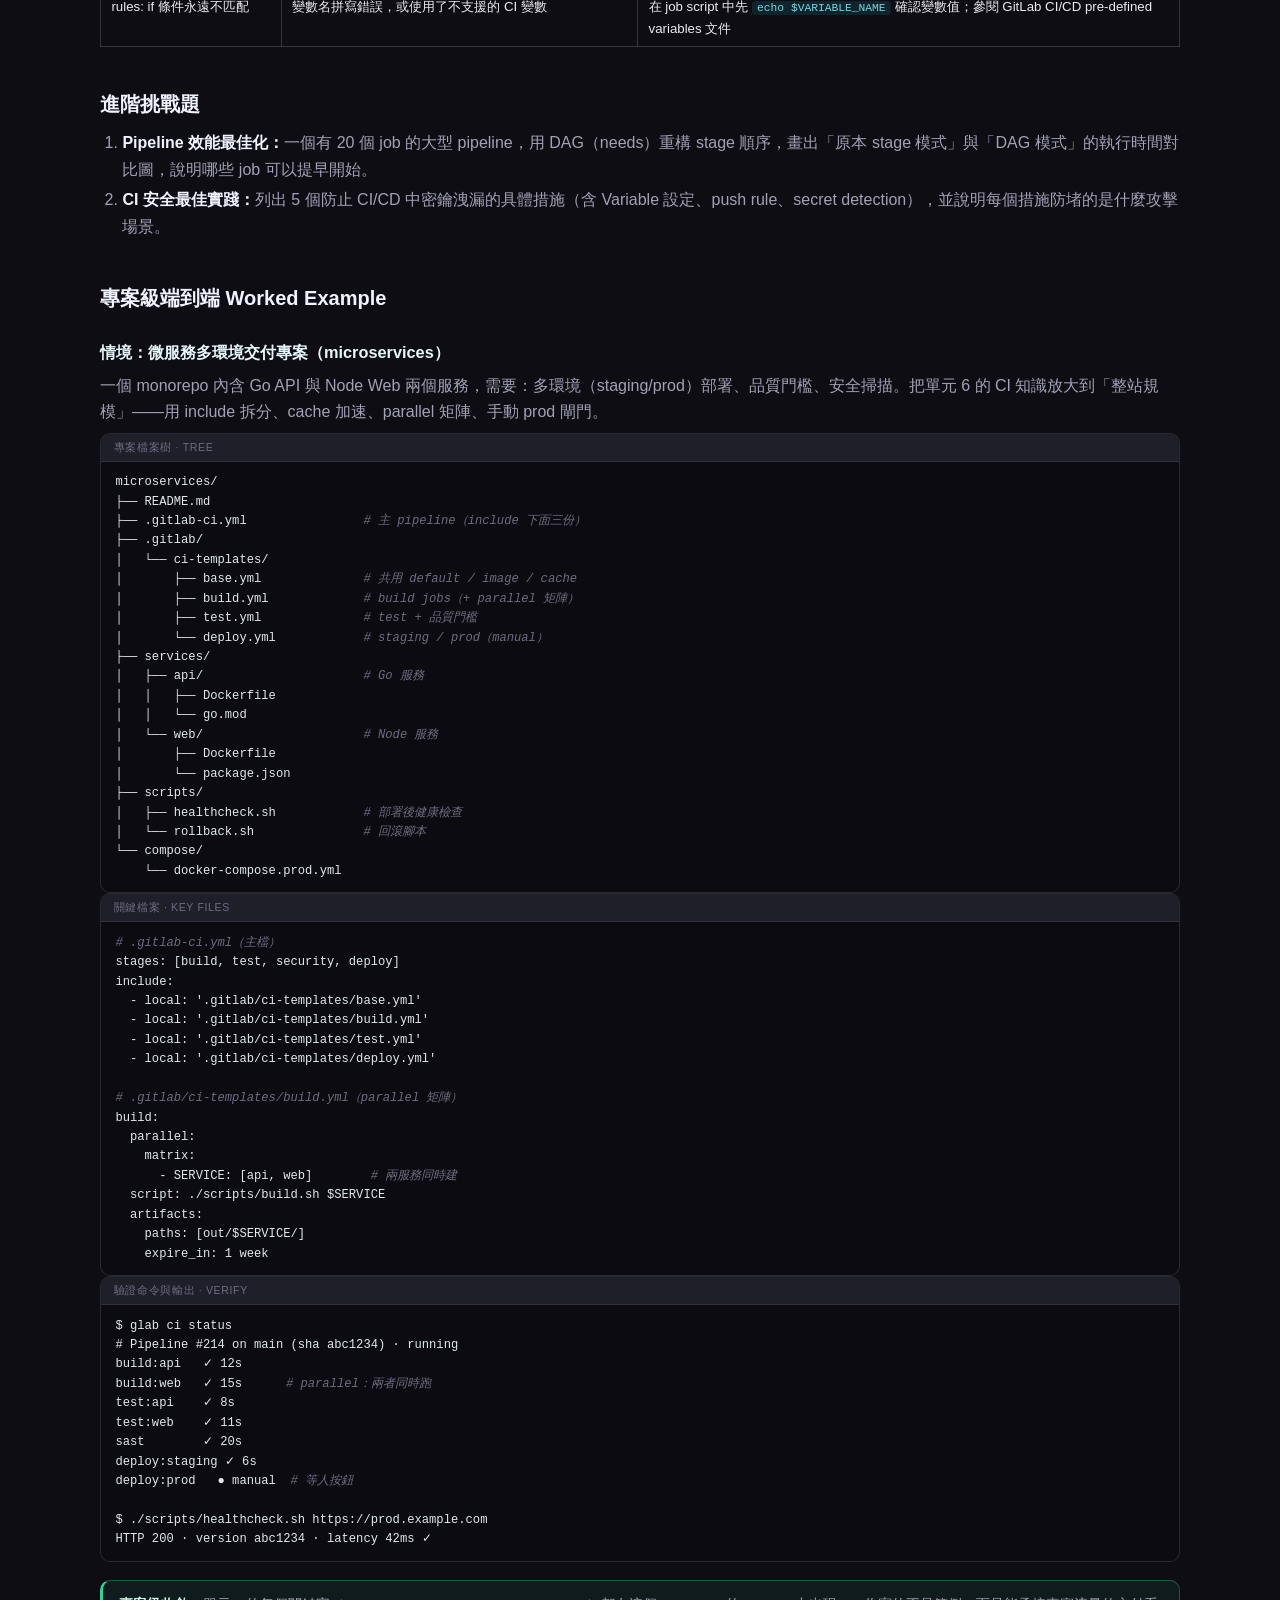
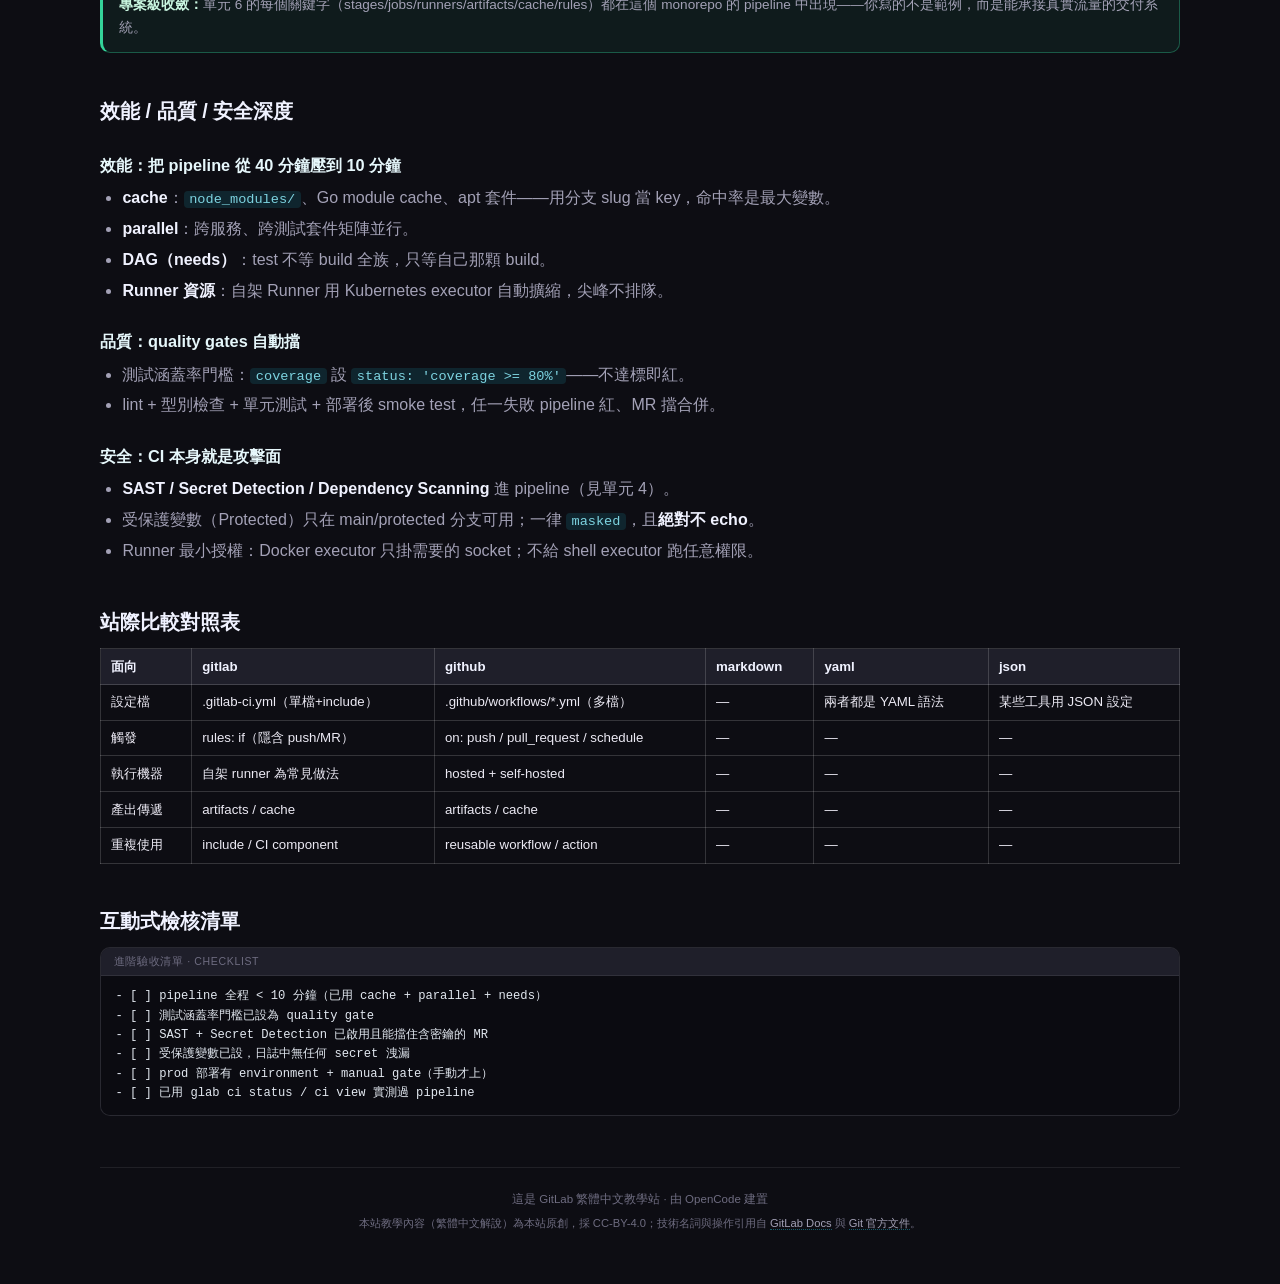
<file: docs/unit-06-gitlab-ci.html>
<!DOCTYPE html>
<html lang="zh-Hant">
<head>
<meta charset="UTF-8">
<meta name="viewport" content="width=device-width, initial-scale=1.0">
<title>單元 6 · GitLab CI · GitLab 繁體中文教學站</title>
<meta name="description" content=".gitlab-ci.yml 結構、stages/jobs/runners/artifacts/variables、完整 pipeline 範例">
<link rel="icon" type="image/svg+xml" href="../assets/favicon.svg">
<link rel="stylesheet" href="../assets/site.css">
</head>
<body>
<div class="container">
<header>
  <h1>單元 6 · GitLab CI</h1>
  <p class="subtitle">pipeline、stages、jobs、runners、artifacts</p>
</header>
<nav class="topnav">
  <a href="../index.html">首頁</a>
  <a href="../map.html">概念地圖</a>
  <a href="../learning-path.html">學習路線</a>
  <a href="../docs/index.html">單元教學</a>
  <a href="../glossary.html">術語表</a>
  <a href="../about.html">關於</a>
</nav><div class="back-link"><a href="index.html">← 單元教學</a></div>
<div class="guide">
<h2>6.1 什麼是 CI/CD</h2>
<p><strong>CI（持續整合）</strong>：每次 push 就自動<strong>建置＋測試</strong>，及早抓壞；
<strong>CD（持續交付/部署）</strong>：驗證通過後<strong>自動部署</strong>到對應環境。
GitLab 把整套 CI/CD <strong>內建</strong>——寫一個 <code>.gitlab-ci.yml</code>，push 就自動跑。</p>
<div class="callout"><strong>GitLab 的招牌：</strong>不必另接 Travis / Jenkins / CircleCI。
CI 是產品的一等公民，MR 頁直接內嵌 pipeline 結果。</div>

<h2>6.2 核心概念</h2>
<table>
<tr><th>名詞</th><th>意義</th><th>類比</th></tr>
<tr><td><strong>Pipeline</strong></td><td>一次完整的 CI/CD 流程（由 stages 組成）</td><td>一整條生產線</td></tr>
<tr><td><strong>Stage</strong></td><td>流程階段，<strong>依序執行</strong></td><td>工作站</td></tr>
<tr><td><strong>Job</strong></td><td>實際執行的任務，屬於某個 stage</td><td>工作站上的工序</td></tr>
<tr><td><strong>Runner</strong></td><td>執行 job 的機器</td><td>工人</td></tr>
<tr><td><strong>Artifact</strong></td><td>job 產出物（可傳給下一 stage）</td><td>半成品</td></tr>
<tr><td><strong>Variable</strong></td><td>環境變數（機密放 CI/CD variables）</td><td>作業規範</td></tr>
</table>
<div class="callout info"><strong>執行規則：</strong>同一 stage 的 job 可<strong>平行</strong>跑；stage 之間
<strong>依序</strong>（前一 stage 全成功才進下一 stage）。任一 job 失敗 → pipeline 變紅。</div>

<h2>6.3 .gitlab-ci.yml 結構</h2>
<p>放在專案<strong>根目錄</strong>。最簡單的骨架：</p>
<div class="demo-block">
  <div class="demo-label">.gitlab-ci.yml</div>
  <pre><span class="hl-k">stages</span>:
  <span class="hl-p">-</span> <span class="hl-s">build</span>
  <span class="hl-p">-</span> <span class="hl-s">test</span>
  <span class="hl-p">-</span> <span class="hl-s">deploy</span>

<span class="hl-k">build-app</span>:
  <span class="hl-k">stage</span>: <span class="hl-s">build</span>
  <span class="hl-k">image</span>: <span class="hl-s">node:20</span>
  <span class="hl-k">script</span>:
    <span class="hl-p">-</span> <span class="hl-s">npm ci</span>
    <span class="hl-p">-</span> <span class="hl-s">npm run build</span>
  <span class="hl-k">artifacts</span>:
    <span class="hl-k">paths</span>: <span class="hl-p">[</span>dist/<span class="hl-p">]</span>

<span class="hl-k">test-app</span>:
  <span class="hl-k">stage</span>: <span class="hl-s">test</span>
  <span class="hl-k">image</span>: <span class="hl-s">node:20</span>
  <span class="hl-k">script</span>:
    <span class="hl-p">-</span> <span class="hl-s">npm test</span>
  <span class="hl-k">needs</span>: <span class="hl-p">[</span>build-app<span class="hl-p">]</span>

<span class="hl-k">deploy-app</span>:
  <span class="hl-k">stage</span>: <span class="hl-s">deploy</span>
  <span class="hl-k">script</span>:
    <span class="hl-p">-</span> <span class="hl-s">echo "deploying to prod"</span>
  <span class="hl-k">rules</span>:
    <span class="hl-p">-</span> <span class="hl-k">if</span>: <span class="hl-s">'$CI_COMMIT_BRANCH == "main"'</span></pre>
</div>
<div class="callout info"><strong>解讀：</strong>push 後建一條 pipeline → build 先跑（產出 <code>dist/</code> 當 artifact）
→ test 依賴 build（<code>needs</code> 可跳過 stage 順序）→ 只有 main 分支才 deploy。</div>

<h2>6.4 stages 與 job 的執行順序</h2>
<ul>
<li><strong>預設 stage</strong> 順序：<code>build → test → deploy</code>（未寫 stages 時）。</li>
<li>自訂 stages 決定順序；省略 stage 的 job 會跑到 <code>test</code>。</li>
<li><strong>DAG</strong>：用 <code>needs:</code> 讓 job 不等整個 stage，只等它依賴的 job——大幅加速大型 pipeline。</li>
</ul>

<h2>6.5 Runners：執行機器</h2>
<p>GitLab 本身不執行 job，需要 <strong>Runner</strong>：</p>
<div class="demo-block">
  <div class="demo-label">Runner 類型 · RUNNERS</div>
  <pre>Shared runners     <span class="hl-c"># GitLab.com 提供，免費額度有限（分鐘計）</span>
Group runners      <span class="hl-c"># 整個群組共用</span>
Specific runners   <span class="hl-c"># 專屬機器，可用 tags 指定</span>

# 自架 GitLab 安裝 runner：
sudo gitlab-runner register
  # URL + registration token（群組/專案取得）
  # executor：shell / docker / kubernetes</pre>
</div>
<div class="callout warn"><strong>自架 runner 的意義：</strong>測試機、內網服務、GPU、公司內部套件——
都能用「自己的機器」當 runner。對自架 GitLab 而言這是標準配備，也是「程式碼不出公司」的最後一哩。</div>

<h2>6.6 Artifacts 與 Cache</h2>
<table>
<tr><th>機制</th><th>目的</th><th>範例</th></tr>
<tr><td><strong>Artifact</strong></td><td>把產出<strong>傳給之後的 job</strong>，或留給人下載</td><td>編譯檔、測試報告、Pages 的 public/</td></tr>
<tr><td><strong>Cache</strong></td><td>加速<strong>依賴安裝</strong>（同 job 重跑時重用）</td><td>.npm/、pip cache、vendor/bundle</td></tr>
</table>
<div class="demo-block">
  <div class="demo-label">關鍵字 · KEYWORDS</div>
  <pre><span class="hl-k">artifacts</span>:
  <span class="hl-k">paths</span>: <span class="hl-p">[</span>dist/<span class="hl-p">]</span>          <span class="hl-c"># 產出目錄</span>
  <span class="hl-k">expire_in</span>: <span class="hl-s">1 week</span>        <span class="hl-c"># 保留期限</span>
  <span class="hl-k">when</span>: <span class="hl-s">on_success</span>

<span class="hl-k">cache</span>:
  <span class="hl-k">key</span>: <span class="hl-s">$CI_COMMIT_REF_SLUG</span>  <span class="hl-c"># 依分支分開快取</span>
  <span class="hl-k">paths</span>: <span class="hl-p">[</span>.npm/<span class="hl-p">]</span></pre>
</div>
<div class="callout warn"><strong>別搞混：</strong>artifact 是「產出給後面的用」，cache 是「加速自己的安裝」。
cache 不保證可用（可能被清），artifact 是保證可下載的。</div>

<h2>6.7 Variables 與內建 CI_* 變數</h2>
<p>機密值（金鑰、token）放 <strong>Settings → CI/CD → Variables</strong>，不寫進 YAML：</p>
<div class="demo-block">
  <div class="demo-label">使用變數 · VARIABLES</div>
  <pre><span class="hl-c"># 設定：Settings → CI/CD → Variables</span>
<span class="hl-c"># DEPLOY_TOKEN（勾 Masked → 日誌中自動遮罩）</span>

<span class="hl-k">deploy-job</span>:
  <span class="hl-k">script</span>:
    <span class="hl-p">-</span> <span class="hl-s">curl -H "Authorization: Bearer $DEPLOY_TOKEN" ...</span>
  <span class="hl-k">rules</span>:
    <span class="hl-p">-</span> <span class="hl-k">if</span>: <span class="hl-s">'$CI_COMMIT_BRANCH == "main" &amp;&amp; $DEPLOY_ENABLED == "true"'</span></pre>
</div>
<p>常用內建變數：<code>$CI_COMMIT_SHA</code>（commit）、<code>$CI_COMMIT_BRANCH</code>（分支）、
<code>$CI_MERGE_REQUEST_IID</code>（MR 編號）、<code>$CI_JOB_NAME</code>、<code>$CI_PROJECT_PATH</code>。</p>
<div class="callout warn"><strong>絕對不要 <code>echo $SECRET</code>：</strong>即使 Masked 也可能從日誌洩漏
變數值（例如在 URL 或錯誤訊息中）。機密一律只用在「不印出」的地方。</div>

<h2>6.8 rules / only / when</h2>
<ul>
<li><code>rules:</code> 現代的條件控制（多條件可用 <code>and</code> / <code>||</code>），優先使用。</li>
<li><code>only/except</code> 舊語法，較死板，新專案建議用 <code>rules</code>。</li>
<li><code>when: on_success / on_failure / always / manual</code>：控制執行時機，<code>manual</code> 可做「手動部署按鈕」。</li>
</ul>

<h2>6.9 Worked Example：完整 pipeline 範例</h2>
<div class="demo-grid">
  <div class="demo-block"><div class="demo-label">.gitlab-ci.yml · SOURCE</div><pre>stages: [build, test, deploy]

build-job:
  stage: build
  image: node:20
  script:
    - npm ci
    - npm run build
  artifacts:
    paths: [dist/]

test-job:
  stage: test
  image: node:20
  script:
    - npm test
  needs: [build-job]

deploy-staging:
  stage: deploy
  image: node:20
  script:
    - npm ci
    - npm run deploy:staging
  environment: staging
  rules:
    - if: '$CI_COMMIT_BRANCH == "develop"'

deploy-prod:
  stage: deploy
  script:
    - echo "release to prod"
  environment: production
  rules:
    - if: '$CI_COMMIT_BRANCH == "main"'
      when: manual     # 手動按鈕才部署正式</pre></div>
  <div class="demo-block"><div class="demo-label">Pipeline · RENDERED</div><div class="demo-render">
    <p><strong>build</strong> → <code>build-job</code>（npm ci + build，存 dist/）</p>
    <p><strong>test</strong> → <code>test-job</code>（依賴 build-job，npm test）</p>
    <p><strong>deploy</strong> → <code>deploy-staging</code>（develop 分支）<br>
    &nbsp;&nbsp;&nbsp;&nbsp;&nbsp;&nbsp;&nbsp;&nbsp; → <code>deploy-prod</code>（main 分支，<em>manual</em> 手動觸發）</p>
    <p class="hint">develop 自動上 staging，main 需人工批准才上 production——常見的「環境階梯」。</p>
  </div></div>
</div>

<h2>6.10 把 CI 接上 MR 門檻</h2>
<p>MR 上會直接顯示 pipeline 結果（✔ / ✘）。結合保護分支勾選「Pipelines must succeed」，
CI 沒過就<strong>不能合併</strong>——品質的第一道自動防線（複習單元 4）。</p>

<h2>6.11 練習</h2>
<ul>
<li>為你的專案加一份最小 .gitlab-ci.yml（兩個 job），push 觀察 pipeline 跑起來。</li>
<li>故意讓測試失敗一次，看 MR 上 pipeline 變紅、Merge 被擋。</li>
<li>練習 <code>rules: if</code> 只在 main 部署，並加入一個 <code>when: manual</code> job。</li>
</ul>

  <div class="outcome">
    <strong>看完這單元你應該能說出：</strong>
    <ul><li>說出 Pipeline / Stage / Job / Runner / Artifact 五個名詞的關係。</li><li>從零寫出一份最小的 .gitlab-ci.yml（stages + 兩個 job）。</li><li>用 rules: if 搭配 CI_* 內建變數做條件控制（例如只在 main 部署）。</li><li>用 artifacts 傳遞產出物、用 cache 加速，並說明兩者差別。</li><li>解釋自架 runner 的意義，並把 CI 設成 MR 的合併門檻。</li></ul>
  </div>

  <h2>延伸閱讀</h2>
  <ul>
<li>上一篇：<a href="unit-05-issues-boards.html">單元 5 · Issues 與 Boards</a>。</li>
<li>下一篇：<a href="unit-07-gitlab-pages.html">單元 7 · GitLab Pages</a>。</li>
<li><a href="../glossary.html">術語表</a>：複習全站。</li>
</ul>

<div class="next-prev">
    <a href="unit-05-issues-boards.html"><div class="np-label">← 上一篇</div><div class="np-name">單元 5 · Issues 與 Boards</div></a>
    <a class="np-next" href="unit-07-gitlab-pages.html"><div class="np-label">下一篇 →</div><div class="np-name">單元 7 · GitLab Pages</div></a>
</div>

<!-- ═══════ Round 1 Deepen ═══════ -->
<h2>進階真實情境 Worked Example</h2>
<h3>情境：多環境部署 + Review App + 手動生產部署</h3>
<p>一個 Node.js 應用，需要：develop 分支自動部署到 staging 環境，每個 MR 自動產生一個 Review App（臨時預覽站），main 分支手動批准後才部署到 production，並在部署後自動執行 smoke test。</p>
<div class="demo-block">
  <div class="demo-label">.gitlab-ci.yml · FULL PIPELINE</div>
  <pre><span class="hl-k">stages</span>:
  - <span class="hl-s">build</span>
  - <span class="hl-s">test</span>
  - <span class="hl-s">review</span>
  - <span class="hl-s">deploy</span>
  - <span class="hl-s">smoke</span>

<span class="hl-k">variables</span>:
  <span class="hl-k">DOCKER_IMAGE</span>: <span class="hl-s">$CI_REGISTRY_IMAGE:$CI_COMMIT_REF_SLUG</span>

<span class="hl-k">build-job</span>:
  <span class="hl-k">stage</span>: <span class="hl-s">build</span>
  <span class="hl-k">image</span>: <span class="hl-s">node:20</span>
  <span class="hl-k">script</span>:
    - <span class="hl-s">npm ci</span>
    - <span class="hl-s">npm run build</span>
  <span class="hl-k">artifacts</span>:
    <span class="hl-k">paths</span>: [<span class="hl-s">dist/</span>]
  <span class="hl-k">cache</span>:
    <span class="hl-k">key</span>: <span class="hl-s">$CI_COMMIT_REF_SLUG</span>
    <span class="hl-k">paths</span>: [<span class="hl-s">node_modules/</span>]

<span class="hl-k">test-job</span>:
  <span class="hl-k">stage</span>: <span class="hl-s">test</span>
  <span class="hl-k">image</span>: <span class="hl-s">node:20</span>
  <span class="hl-k">script</span>:
    - <span class="hl-s">npm ci</span>
    - <span class="hl-s">npm test</span>
    - <span class="hl-s">npm run lint</span>
  <span class="hl-k">needs</span>: [<span class="hl-s">build-job</span>]

<span class="hl-k">review-app</span>:
  <span class="hl-k">stage</span>: <span class="hl-s">review</span>
  <span class="hl-k">image</span>: <span class="hl-s">node:20</span>
  <span class="hl-k">script</span>:
    - <span class="hl-s">npm ci --production</span>
    - <span class="hl-s">PORT=3000 node dist/server.js &</span>
    - <span class="hl-s">echo "Review app at http://$CI_ENVIRONMENT_SLUG.$CI_PROJECT_NAME.example.com"</span>
  <span class="hl-k">environment</span>:
    <span class="hl-k">name</span>: <span class="hl-s">review/$CI_COMMIT_REF_SLUG</span>
    <span class="hl-k">url</span>: <span class="hl-s">http://$CI_ENVIRONMENT_SLUG.$CI_PROJECT_NAME.example.com</span>
    <span class="hl-k">on_stop</span>: <span class="hl-s">stop-review</span>
  <span class="hl-k">rules</span>:
    - <span class="hl-k">if</span>: <span class="hl-s">'$CI_MERGE_REQUEST_IID'</span>

<span class="hl-k">stop-review</span>:
  <span class="hl-k">stage</span>: <span class="hl-s">review</span>
  <span class="hl-k">script</span>:
    - <span class="hl-s">echo "Stopping review app for $CI_COMMIT_REF_SLUG"</span>
  <span class="hl-k">environment</span>:
    <span class="hl-k">name</span>: <span class="hl-s">review/$CI_COMMIT_REF_SLUG</span>
    <span class="hl-k">action</span>: <span class="hl-s">stop</span>
  <span class="hl-k">when</span>: <span class="hl-s">manual</span>

<span class="hl-k">deploy-staging</span>:
  <span class="hl-k">stage</span>: <span class="hl-s">deploy</span>
  <span class="hl-k">script</span>:
    - <span class="hl-s">echo "Deploying to staging..."</span>
  <span class="hl-k">environment</span>:
    <span class="hl-k">name</span>: <span class="hl-s">staging</span>
  <span class="hl-k">rules</span>:
    - <span class="hl-k">if</span>: <span class="hl-s">'$CI_COMMIT_BRANCH == "develop"'</span>

<span class="hl-k">deploy-prod</span>:
  <span class="hl-k">stage</span>: <span class="hl-s">deploy</span>
  <span class="hl-k">script</span>:
    - <span class="hl-s">echo "Deploying to production..."</span>
  <span class="hl-k">environment</span>:
    <span class="hl-k">name</span>: <span class="hl-s">production</span>
  <span class="hl-k">rules</span>:
    - <span class="hl-k">if</span>: <span class="hl-s">'$CI_COMMIT_BRANCH == "main"'</span>
      <span class="hl-k">when</span>: <span class="hl-s">manual</span>

<span class="hl-k">smoke-test</span>:
  <span class="hl-k">stage</span>: <span class="hl-s">smoke</span>
  <span class="hl-k">script</span>:
    - <span class="hl-s">curl -sf https://app.example.com/health || exit 1</span>
    - <span class="hl-s">echo "Smoke test passed"</span>
  <span class="hl-k">rules</span>:
    - <span class="hl-k">if</span>: <span class="hl-s">'$CI_COMMIT_BRANCH == "main"'</span>
  <span class="hl-k">needs</span>: [<span class="hl-s">deploy-prod</span>]</pre>
</div>
<div class="callout"><strong>設計決策：</strong>① Review App 搭配 <code>environment.on_stop</code> 實現 MR 合併後自動清理；② deploy-prod 用 <code>when: manual</code> 做人工批准門檻；③ smoke-test 用 <code>needs</code> 確保只在 prod 部署完成後才跑；④ cache 用分支 slug 分開，避免不同分支的依賴互相污染。</div>

<h2>深入原理擴充</h2>
<h3>Runner Executor 差異與選擇</h3>
<p>GitLab Runner 支援多種 executor，決定 job 在什麼環境中執行：</p>
<table>
<tr><th>Executor</th><th>運作方式</th><th>優點</th><th>缺點</th></tr>
<tr><td><strong>shell</strong></td><td>直接在 Runner 主機上執行 shell 命令</td><td>最簡單、最快</td><td>job 間無隔離、污染主機環境</td></tr>
<tr><td><strong>docker</strong></td><td>每個 job 啟動一個 Docker 容器</td><td>隔離性好、可指定 image</td><td>需要 Docker、稍慢（拉映像）</td></tr>
<tr><td><strong>kubernetes</strong></td><td>每個 job 是一個 K8s Pod</td><td>自動擴縮、適合大規模</td><td>需 K8s 叢集、設定複雜</td></tr>
<tr><td><strong>docker+machine</strong></td><td>動態建立 Docker 主機（auto-scaling）</td><td>雲端 auto-scale</td><td>需雲端 API、成本較高</td></tr>
</table>
<div class="callout info"><strong>選擇建議：</strong>小團隊用 <strong>docker</strong>（隔離＋彈性）；大型團隊或雲端環境用 <strong>kubernetes</strong>（自動擴縮）；CI 頻率低且主機乾淨時可用 <strong>shell</strong>（最省資源）。</div>

<h3>DAG vs Stage 的執行模型</h3>
<p>預設模式下，pipeline 依照 <strong>stage 順序</strong>執行——同一 stage 的 job 可平行，但下一 stage 必須等前一 stage 全部完成。DAG（Directed Acyclic Graph）用 <code>needs:</code> 打破此限制：</p>
<div class="demo-block">
  <div class="demo-label">DAG vs Stage 視覺化</div>
  <pre>Stage 模式（嚴格順序）：
build ──→ test ──→ deploy
         （test 等 build 全部完成才開始）

DAG 模式（needs 控制）：
build-backend ──→ test-backend ──→ deploy
build-frontend ──→ test-frontend ↗
                  （test 只等自己的 build，不等別人）</pre>
</div>
<div class="callout warn"><strong>注意：</strong>DAG 會讓 pipeline 圖形變成有向無環圖，不再是直條的 stage 欄位——理解這個差異對 debug pipeline 很重要。</div>

<h2>診斷式疑難排解表</h2>
<table>
<tr><th>症狀</th><th>可能原因</th><th>解決方案</th></tr>
<tr><td>Pipeline 顯示「stuck」不動</td><td>沒有匹配的 Runner（tag 不符、Runner 離線）</td><td>Settings → CI/CD → Runners 檢查 Runner 狀態；確認 job 的 tag 與 Runner 的 tag 匹配</td></tr>
<tr><td>CI 變數在 job 中為空</td><td>變數未設、scope 不符（如只設在專案但 job 在群組 Runner 跑）</td><td>Settings → CI/CD → Variables 確認變數存在；檢查 Protected / Masked 設定是否限制了存取</td></tr>
<tr><td>cache 在不同 job 間不同步</td><td>cache key 不同、或不同 Runner 實例沒有共享儲存</td><td>確認 cache key 一致；若用 Docker executor 且多台 Runner，需設定共用 volume 或用 artifact 替代</td></tr>
<tr><td>Artifact 太大導致 pipeline 超時</td><td>artifacts paths 包含 node_modules/ 或 .git/ 等大目錄</td><td>縮小 artifacts 路徑；排除不必要目錄（用 <code>exclude:</code>）；設 expire_in 限制保留時間</td></tr>
<tr><td>rules: if 條件永遠不匹配</td><td>變數名拼寫錯誤，或使用了不支援的 CI 變數</td><td>在 job script 中先 <code>echo $VARIABLE_NAME</code> 確認變數值；參閱 GitLab CI/CD pre-defined variables 文件</td></tr>
</table>

<h2>進階挑戰題</h2>
<ol>
<li><strong>Pipeline 效能最佳化：</strong>一個有 20 個 job 的大型 pipeline，用 DAG（needs）重構 stage 順序，畫出「原本 stage 模式」與「DAG 模式」的執行時間對比圖，說明哪些 job 可以提早開始。</li>
<li><strong>CI 安全最佳實踐：</strong>列出 5 個防止 CI/CD 中密鑰洩漏的具體措施（含 Variable 設定、push rule、secret detection），並說明每個措施防堵的是什麼攻擊場景。</li>
</ol>

<!-- ═══════ Round 2 Deepen ═══════ -->
<h2>專案級端到端 Worked Example</h2>
<h3>情境：微服務多環境交付專案（microservices）</h3>
<p>一個 monorepo 內含 Go API 與 Node Web 兩個服務，需要：多環境（staging/prod）部署、品質門檻、安全掃描。把單元 6 的 CI 知識放大到「整站規模」——用 include 拆分、cache 加速、parallel 矩陣、手動 prod 閘門。</p>
<div class="demo-block">
  <div class="demo-label">專案檔案樹 · TREE</div>
  <pre>microservices/
├── README.md
├── .gitlab-ci.yml                <span class="hl-c"># 主 pipeline（include 下面三份）</span>
├── .gitlab/
│   └── ci-templates/
│       ├── base.yml              <span class="hl-c"># 共用 default / image / cache</span>
│       ├── build.yml             <span class="hl-c"># build jobs（+ parallel 矩陣）</span>
│       ├── test.yml              <span class="hl-c"># test + 品質門檻</span>
│       └── deploy.yml            <span class="hl-c"># staging / prod（manual）</span>
├── services/
│   ├── api/                      <span class="hl-c"># Go 服務</span>
│   │   ├── Dockerfile
│   │   └── go.mod
│   └── web/                      <span class="hl-c"># Node 服務</span>
│       ├── Dockerfile
│       └── package.json
├── scripts/
│   ├── healthcheck.sh            <span class="hl-c"># 部署後健康檢查</span>
│   └── rollback.sh               <span class="hl-c"># 回滾腳本</span>
└── compose/
    └── docker-compose.prod.yml</pre>
</div>
<div class="demo-block">
  <div class="demo-label">關鍵檔案 · KEY FILES</div>
  <pre><span class="hl-c"># .gitlab-ci.yml（主檔）</span>
stages: [build, test, security, deploy]
include:
  - local: '.gitlab/ci-templates/base.yml'
  - local: '.gitlab/ci-templates/build.yml'
  - local: '.gitlab/ci-templates/test.yml'
  - local: '.gitlab/ci-templates/deploy.yml'

<span class="hl-c"># .gitlab/ci-templates/build.yml（parallel 矩陣）</span>
build:
  parallel:
    matrix:
      - SERVICE: [api, web]        <span class="hl-c"># 兩服務同時建</span>
  script: ./scripts/build.sh $SERVICE
  artifacts:
    paths: [out/$SERVICE/]
    expire_in: 1 week</pre>
</div>
<div class="demo-block">
  <div class="demo-label">驗證命令與輸出 · VERIFY</div>
  <pre>$ glab ci status
# Pipeline #214 on main (sha abc1234) · running
build:api   ✓ 12s
build:web   ✓ 15s      <span class="hl-c"># parallel：兩者同時跑</span>
test:api    ✓ 8s
test:web    ✓ 11s
sast        ✓ 20s
deploy:staging ✓ 6s
deploy:prod   ● manual  <span class="hl-c"># 等人按鈕</span>

$ ./scripts/healthcheck.sh https://prod.example.com
HTTP 200 · version abc1234 · latency 42ms ✓</pre>
</div>
<div class="callout"><strong>專案級收斂：</strong>單元 6 的每個關鍵字（stages/jobs/runners/artifacts/cache/rules）都在這個 monorepo 的 pipeline 中出現——你寫的不是範例，而是能承接真實流量的交付系統。</div>

<h2>效能 / 品質 / 安全深度</h2>
<h3>效能：把 pipeline 從 40 分鐘壓到 10 分鐘</h3>
<ul>
<li><strong>cache</strong>：<code>node_modules/</code>、Go module cache、apt 套件——用分支 slug 當 key，命中率是最大變數。</li>
<li><strong>parallel</strong>：跨服務、跨測試套件矩陣並行。</li>
<li><strong>DAG（needs）</strong>：test 不等 build 全族，只等自己那顆 build。</li>
<li><strong>Runner 資源</strong>：自架 Runner 用 Kubernetes executor 自動擴縮，尖峰不排隊。</li>
</ul>
<h3>品質：quality gates 自動擋</h3>
<ul>
<li>測試涵蓋率門檻：<code>coverage</code> 設 <code>status: 'coverage &gt;= 80%'</code>——不達標即紅。</li>
<li>lint + 型別檢查 + 單元測試 + 部署後 smoke test，任一失敗 pipeline 紅、MR 擋合併。</li>
</ul>
<h3>安全：CI 本身就是攻擊面</h3>
<ul>
<li><strong>SAST / Secret Detection / Dependency Scanning</strong> 進 pipeline（見單元 4）。</li>
<li>受保護變數（Protected）只在 main/protected 分支可用；一律 <code>masked</code>，且<strong>絕對不 echo</strong>。</li>
<li>Runner 最小授權：Docker executor 只掛需要的 socket；不給 shell executor 跑任意權限。</li>
</ul>

<h2>站際比較對照表</h2>
<table>
<tr><th>面向</th><th>gitlab</th><th>github</th><th>markdown</th><th>yaml</th><th>json</th></tr>
<tr><td>設定檔</td><td>.gitlab-ci.yml（單檔+include）</td><td>.github/workflows/*.yml（多檔）</td><td>—</td><td>兩者都是 YAML 語法</td><td>某些工具用 JSON 設定</td></tr>
<tr><td>觸發</td><td>rules: if（隱含 push/MR）</td><td>on: push / pull_request / schedule</td><td>—</td><td>—</td><td>—</td></tr>
<tr><td>執行機器</td><td>自架 runner 為常見做法</td><td>hosted + self-hosted</td><td>—</td><td>—</td><td>—</td></tr>
<tr><td>產出傳遞</td><td>artifacts / cache</td><td>artifacts / cache</td><td>—</td><td>—</td><td>—</td></tr>
<tr><td>重複使用</td><td>include / CI component</td><td>reusable workflow / action</td><td>—</td><td>—</td><td>—</td></tr>
</table>

<h2>互動式檢核清單</h2>
<div class="demo-block">
  <div class="demo-label">進階驗收清單 · CHECKLIST</div>
  <pre>- [ ] pipeline 全程 &lt; 10 分鐘（已用 cache + parallel + needs）
- [ ] 測試涵蓋率門檻已設為 quality gate
- [ ] SAST + Secret Detection 已啟用且能擋住含密鑰的 MR
- [ ] 受保護變數已設，日誌中無任何 secret 洩漏
- [ ] prod 部署有 environment + manual gate（手動才上）
- [ ] 已用 glab ci status / ci view 實測過 pipeline</pre>
</div>

</div>
<footer>這是 GitLab 繁體中文教學站 · 由 OpenCode 建置<br>
  <span class="footer-license">本站教學內容（繁體中文解說）為本站原創，採 CC-BY-4.0；技術名詞與操作引用自 <a href="https://docs.gitlab.com/" rel="noopener">GitLab Docs</a> 與 <a href="https://git-scm.com/doc" rel="noopener">Git 官方文件</a>。</span></footer>
</div><link rel="stylesheet" href="../assets/speech.css">
<script src="../assets/speech.js" defer></script>
</body></html>
</file>
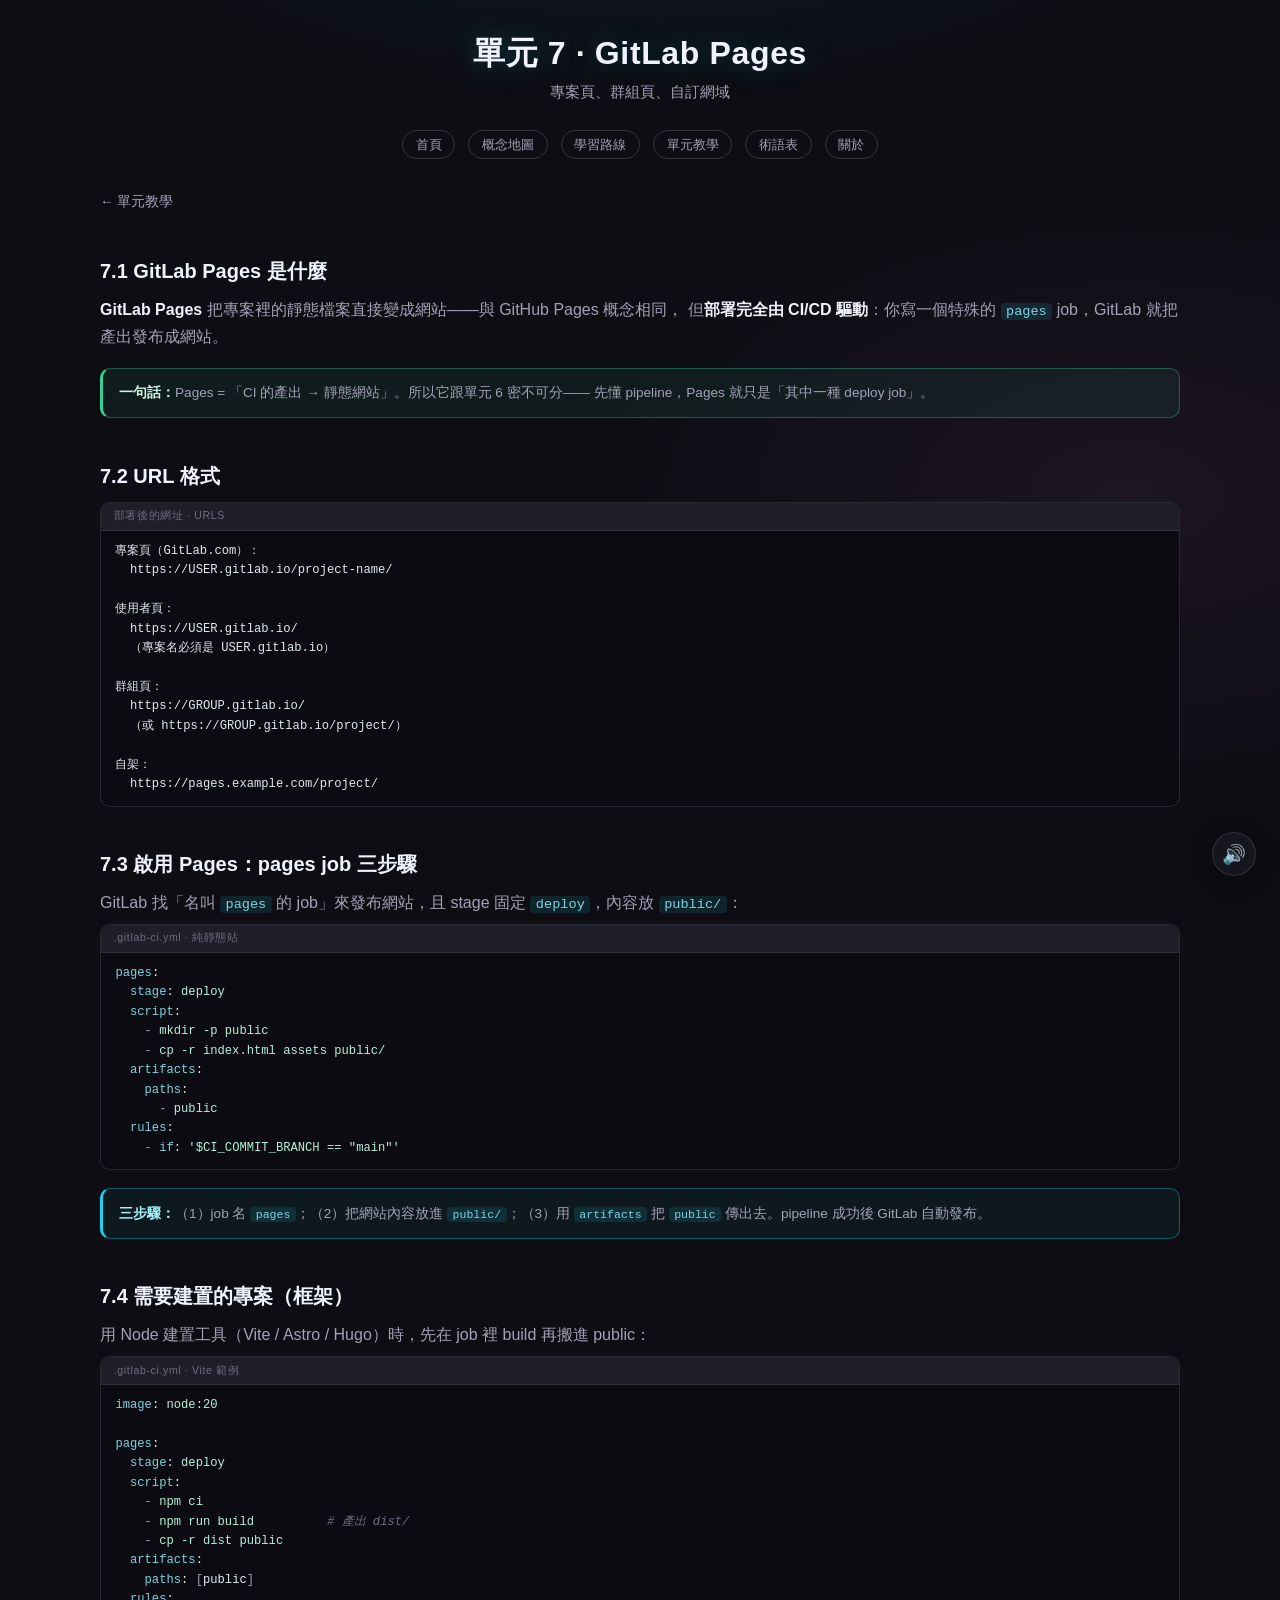
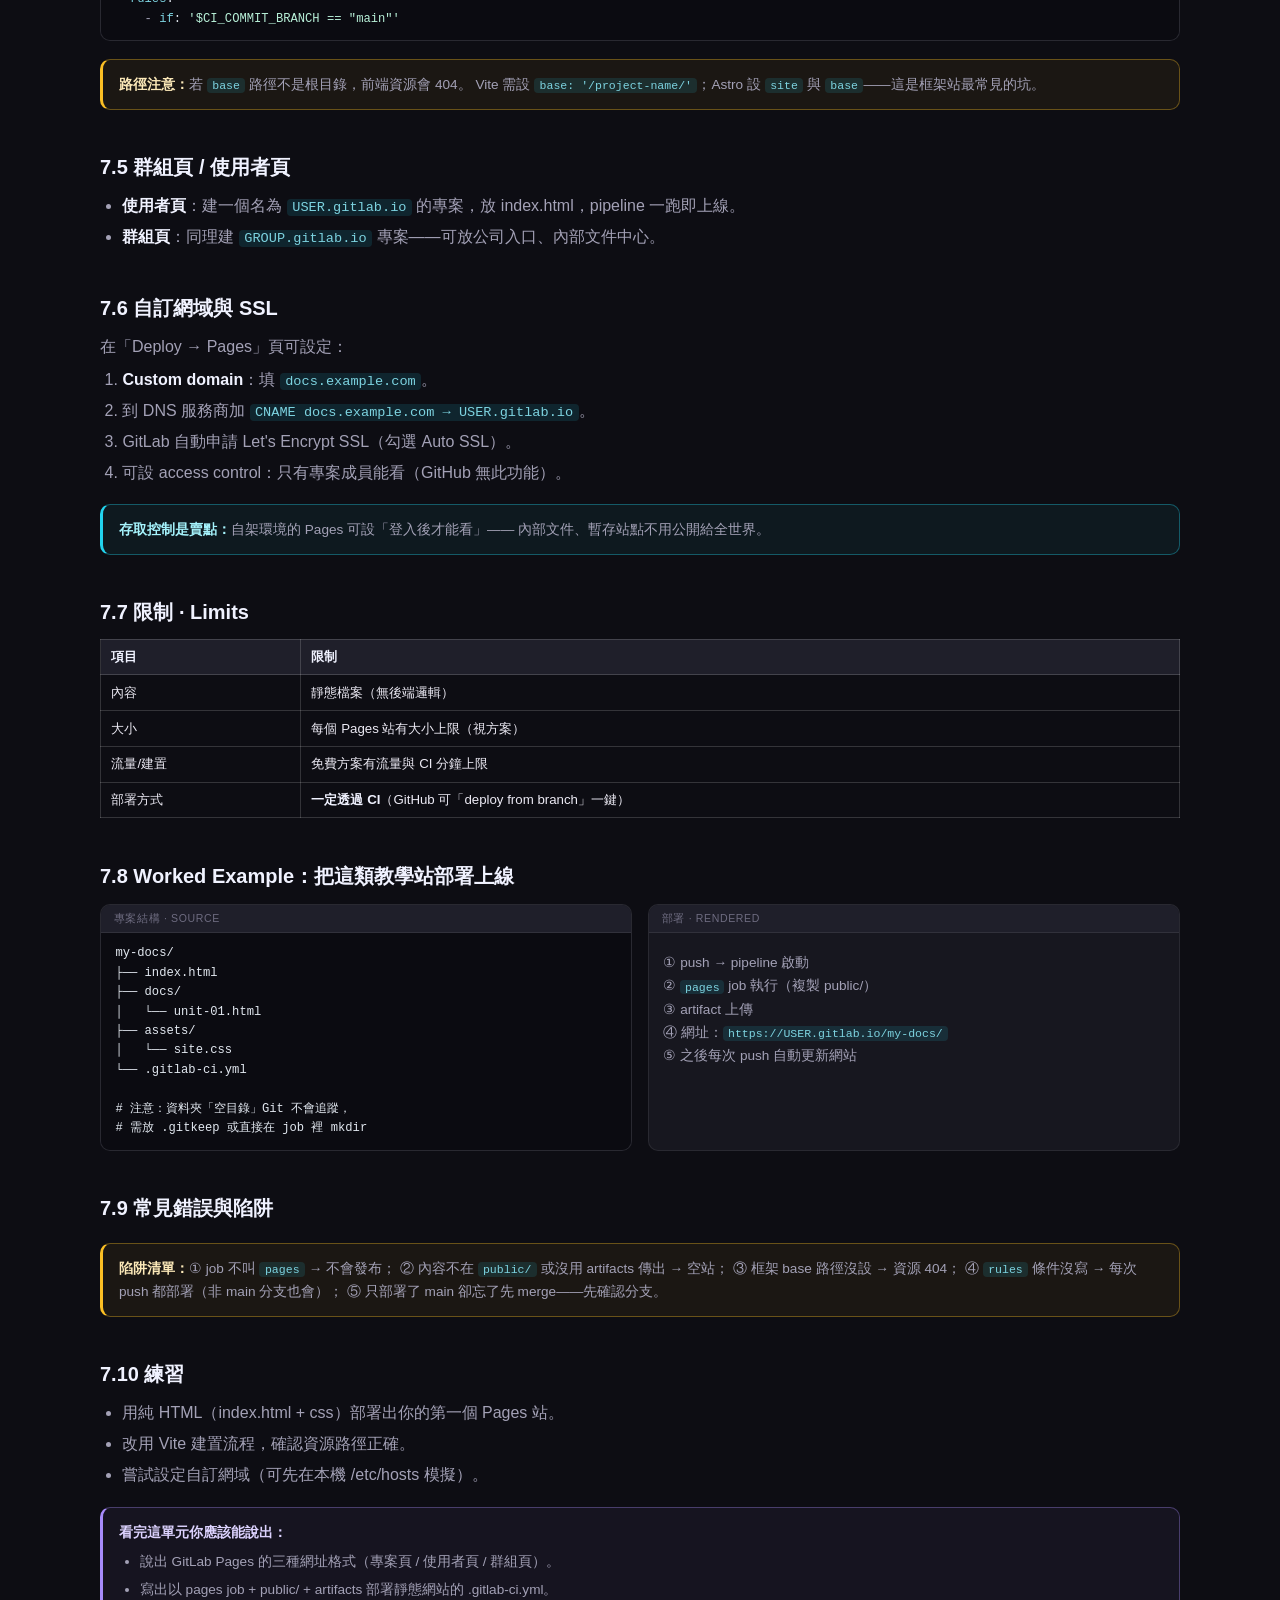
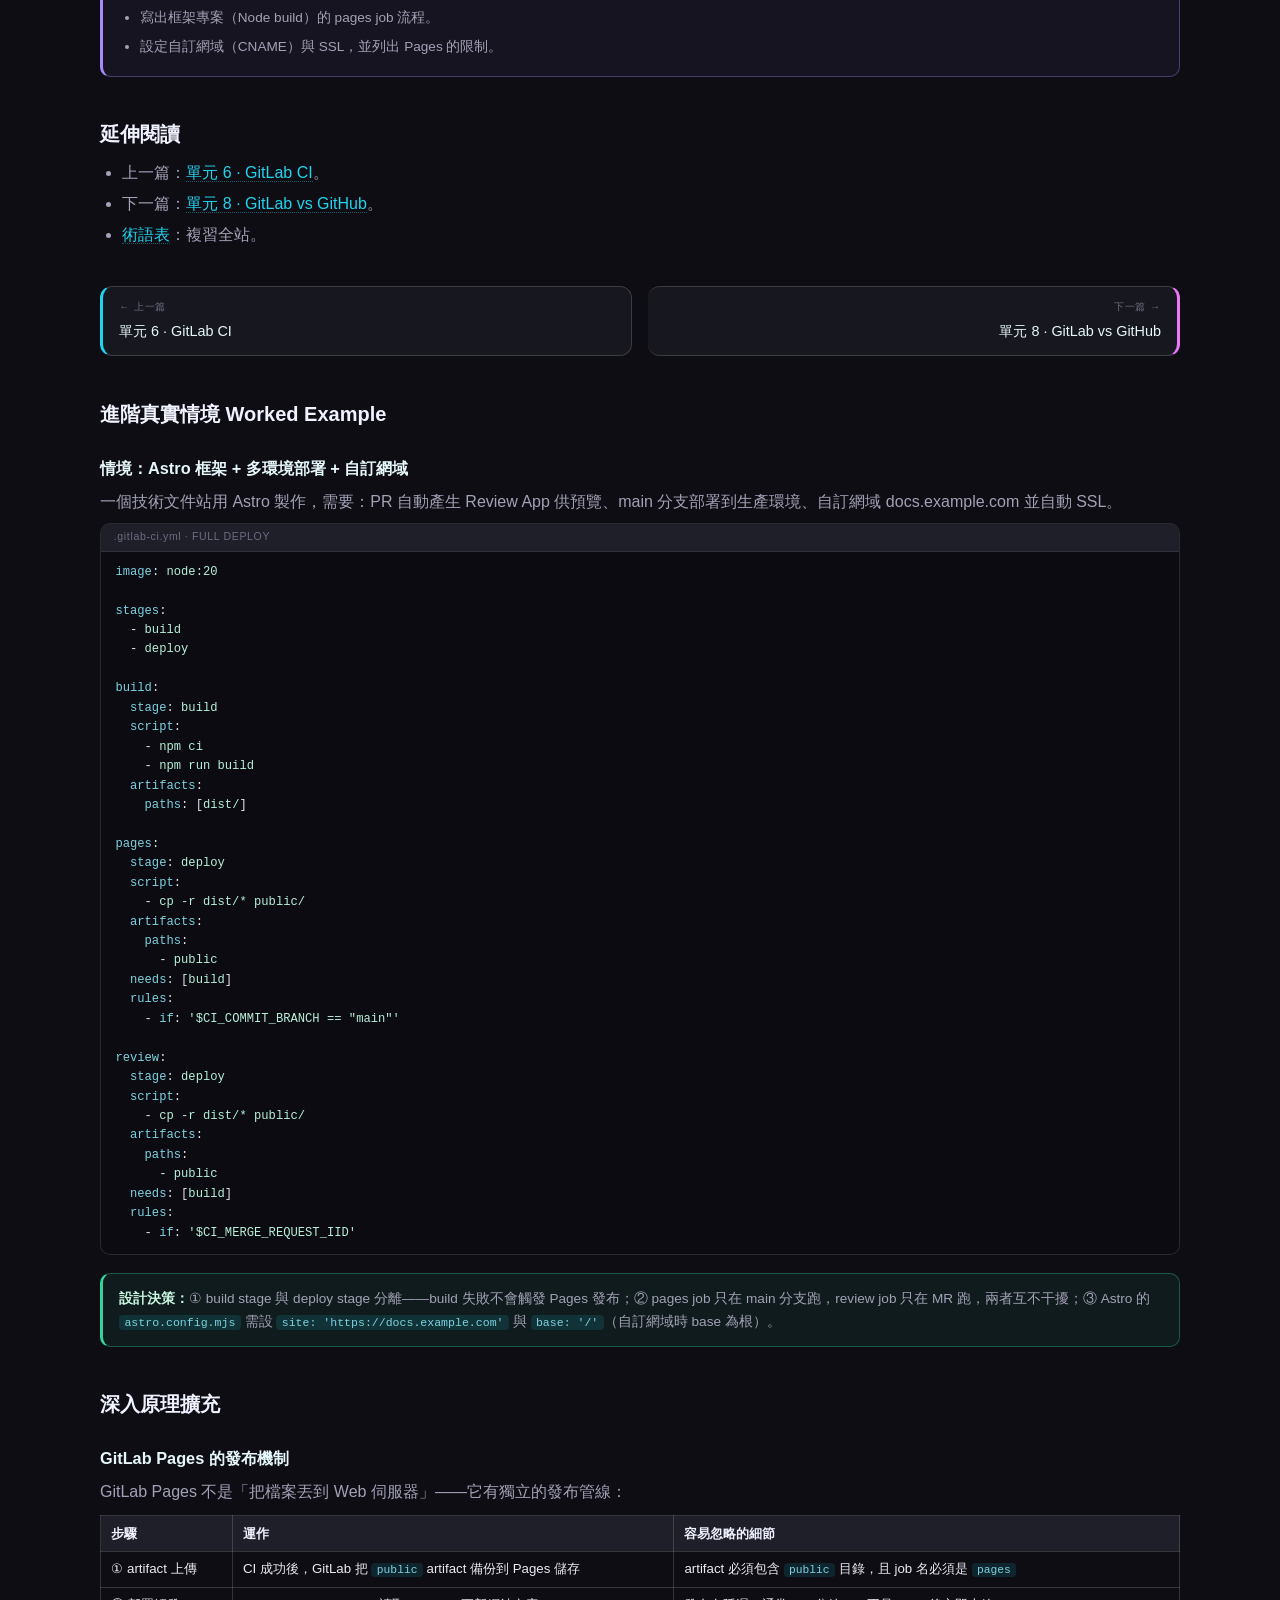
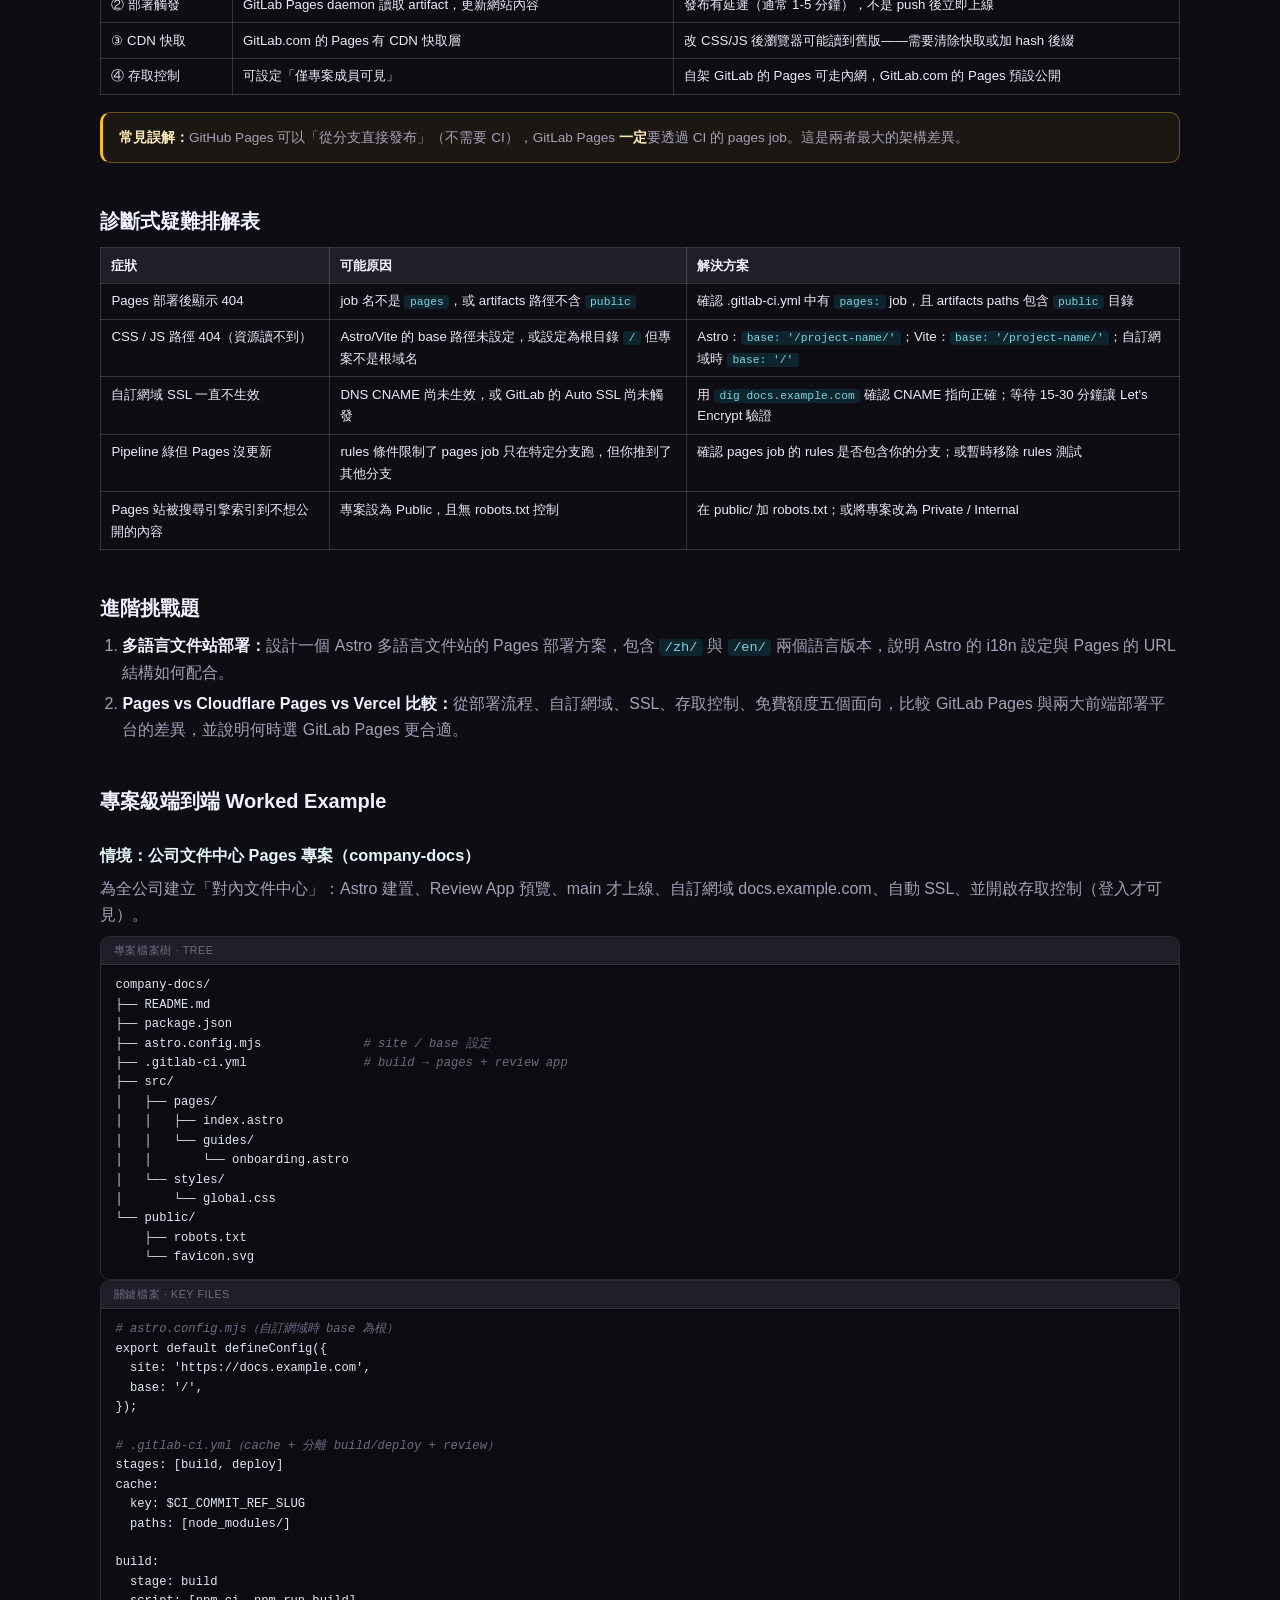
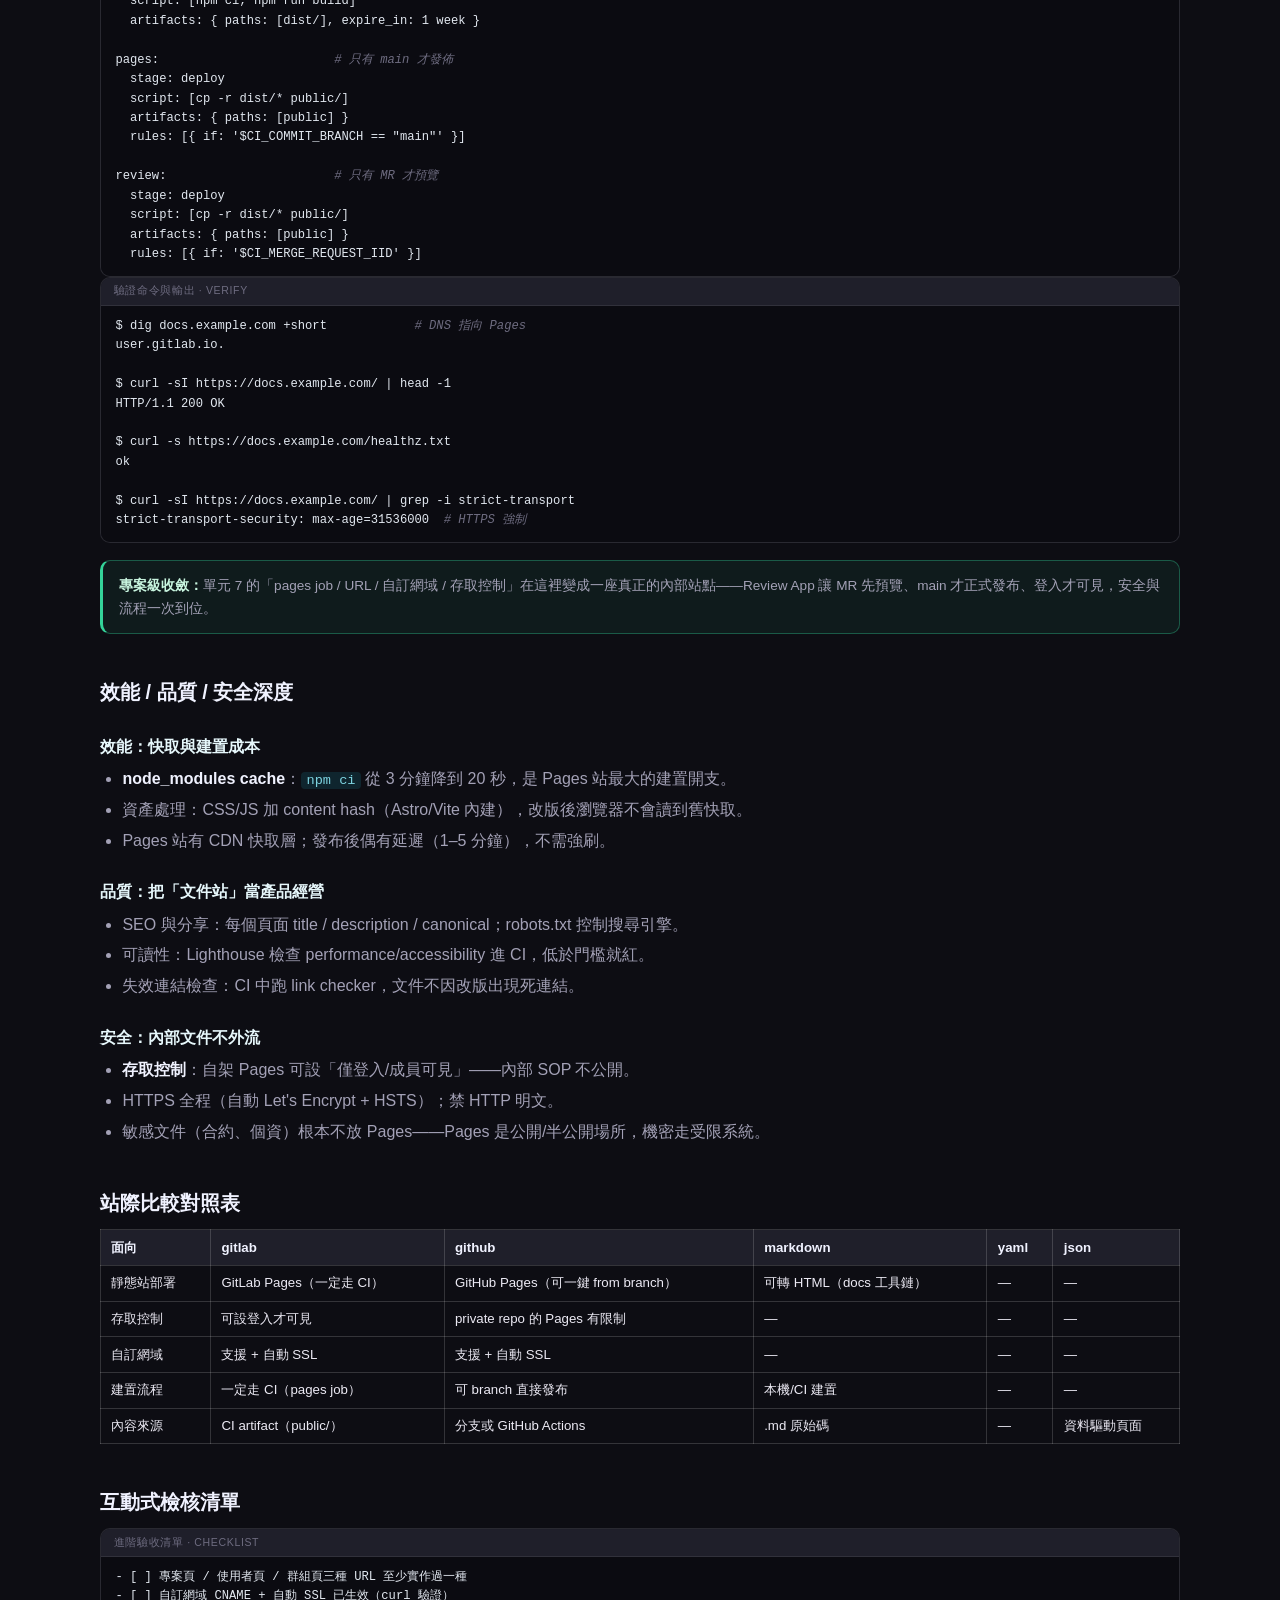
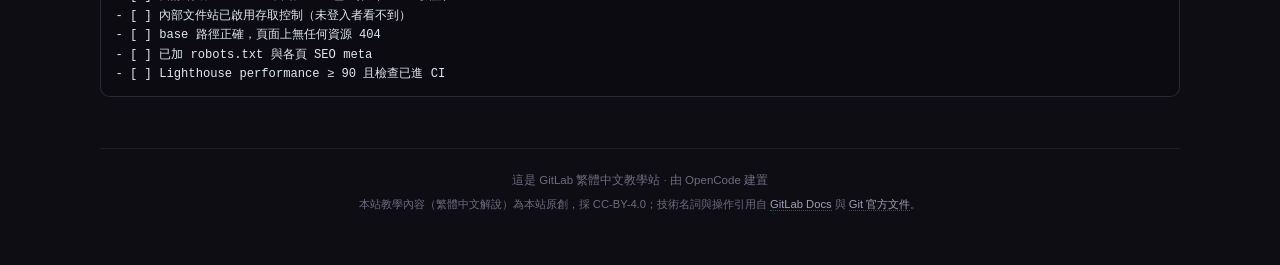
<file: docs/unit-07-gitlab-pages.html>
<!DOCTYPE html>
<html lang="zh-Hant">
<head>
<meta charset="UTF-8">
<meta name="viewport" content="width=device-width, initial-scale=1.0">
<title>單元 7 · GitLab Pages · GitLab 繁體中文教學站</title>
<meta name="description" content="Pages URL、pages job、框架建置、自訂網域與限制">
<link rel="icon" type="image/svg+xml" href="../assets/favicon.svg">
<link rel="stylesheet" href="../assets/site.css">
</head>
<body>
<div class="container">
<header>
  <h1>單元 7 · GitLab Pages</h1>
  <p class="subtitle">專案頁、群組頁、自訂網域</p>
</header>
<nav class="topnav">
  <a href="../index.html">首頁</a>
  <a href="../map.html">概念地圖</a>
  <a href="../learning-path.html">學習路線</a>
  <a href="../docs/index.html">單元教學</a>
  <a href="../glossary.html">術語表</a>
  <a href="../about.html">關於</a>
</nav><div class="back-link"><a href="index.html">← 單元教學</a></div>
<div class="guide">
<h2>7.1 GitLab Pages 是什麼</h2>
<p><strong>GitLab Pages</strong> 把專案裡的靜態檔案直接變成網站——與 GitHub Pages 概念相同，
但<strong>部署完全由 CI/CD 驅動</strong>：你寫一個特殊的 <code>pages</code> job，GitLab 就把產出發布成網站。</p>
<div class="callout"><strong>一句話：</strong>Pages = 「CI 的產出 → 靜態網站」。所以它跟單元 6 密不可分——
先懂 pipeline，Pages 就只是「其中一種 deploy job」。</div>

<h2>7.2 URL 格式</h2>
<div class="demo-block">
  <div class="demo-label">部署後的網址 · URLS</div>
  <pre>專案頁（GitLab.com）：
  https://USER.gitlab.io/project-name/

使用者頁：
  https://USER.gitlab.io/
  （專案名必須是 USER.gitlab.io）

群組頁：
  https://GROUP.gitlab.io/
  （或 https://GROUP.gitlab.io/project/）

自架：
  https://pages.example.com/project/</pre>
</div>

<h2>7.3 啟用 Pages：pages job 三步驟</h2>
<p>GitLab 找「名叫 <code>pages</code> 的 job」來發布網站，且 stage 固定 <code>deploy</code>，內容放 <code>public/</code>：</p>
<div class="demo-block">
  <div class="demo-label">.gitlab-ci.yml · 純靜態站</div>
  <pre><span class="hl-k">pages</span>:
  <span class="hl-k">stage</span>: <span class="hl-s">deploy</span>
  <span class="hl-k">script</span>:
    <span class="hl-p">-</span> <span class="hl-s">mkdir -p public</span>
    <span class="hl-p">-</span> <span class="hl-s">cp -r index.html assets public/</span>
  <span class="hl-k">artifacts</span>:
    <span class="hl-k">paths</span>:
      <span class="hl-p">-</span> <span class="hl-s">public</span>
  <span class="hl-k">rules</span>:
    <span class="hl-p">-</span> <span class="hl-k">if</span>: <span class="hl-s">'$CI_COMMIT_BRANCH == "main"'</span></pre>
</div>
<div class="callout info"><strong>三步驟：</strong>（1）job 名 <code>pages</code>；（2）把網站內容放進
<code>public/</code>；（3）用 <code>artifacts</code> 把 <code>public</code> 傳出去。pipeline 成功後 GitLab 自動發布。</div>

<h2>7.4 需要建置的專案（框架）</h2>
<p>用 Node 建置工具（Vite / Astro / Hugo）時，先在 job 裡 build 再搬進 public：</p>
<div class="demo-block">
  <div class="demo-label">.gitlab-ci.yml · Vite 範例</div>
  <pre><span class="hl-k">image</span>: <span class="hl-s">node:20</span>

<span class="hl-k">pages</span>:
  <span class="hl-k">stage</span>: <span class="hl-s">deploy</span>
  <span class="hl-k">script</span>:
    <span class="hl-p">-</span> <span class="hl-s">npm ci</span>
    <span class="hl-p">-</span> <span class="hl-s">npm run build</span>          <span class="hl-c"># 產出 dist/</span>
    <span class="hl-p">-</span> <span class="hl-s">cp -r dist public</span>
  <span class="hl-k">artifacts</span>:
    <span class="hl-k">paths</span>: <span class="hl-p">[</span>public<span class="hl-p">]</span>
  <span class="hl-k">rules</span>:
    <span class="hl-p">-</span> <span class="hl-k">if</span>: <span class="hl-s">'$CI_COMMIT_BRANCH == "main"'</span></pre>
</div>
<div class="callout warn"><strong>路徑注意：</strong>若 <code>base</code> 路徑不是根目錄，前端資源會 404。
Vite 需設 <code>base: '/project-name/'</code>；Astro 設 <code>site</code> 與 <code>base</code>——這是框架站最常見的坑。</div>

<h2>7.5 群組頁 / 使用者頁</h2>
<ul>
<li><strong>使用者頁</strong>：建一個名為 <code>USER.gitlab.io</code> 的專案，放 index.html，pipeline 一跑即上線。</li>
<li><strong>群組頁</strong>：同理建 <code>GROUP.gitlab.io</code> 專案——可放公司入口、內部文件中心。</li>
</ul>

<h2>7.6 自訂網域與 SSL</h2>
<p>在「Deploy → Pages」頁可設定：</p>
<ol>
<li><strong>Custom domain</strong>：填 <code>docs.example.com</code>。</li>
<li>到 DNS 服務商加 <code>CNAME docs.example.com → USER.gitlab.io</code>。</li>
<li>GitLab 自動申請 Let's Encrypt SSL（勾選 Auto SSL）。</li>
<li>可設 access control：只有專案成員能看（GitHub 無此功能）。</li>
</ol>
<div class="callout info"><strong>存取控制是賣點：</strong>自架環境的 Pages 可設「登入後才能看」——
內部文件、暫存站點不用公開給全世界。</div>

<h2>7.7 限制 · Limits</h2>
<table>
<tr><th>項目</th><th>限制</th></tr>
<tr><td>內容</td><td>靜態檔案（無後端邏輯）</td></tr>
<tr><td>大小</td><td>每個 Pages 站有大小上限（視方案）</td></tr>
<tr><td>流量/建置</td><td>免費方案有流量與 CI 分鐘上限</td></tr>
<tr><td>部署方式</td><td><strong>一定透過 CI</strong>（GitHub 可「deploy from branch」一鍵）</td></tr>
</table>

<h2>7.8 Worked Example：把這類教學站部署上線</h2>
<div class="demo-grid">
  <div class="demo-block"><div class="demo-label">專案結構 · SOURCE</div><pre>my-docs/
├── index.html
├── docs/
│   └── unit-01.html
├── assets/
│   └── site.css
└── .gitlab-ci.yml

# 注意：資料夾「空目錄」Git 不會追蹤，
# 需放 .gitkeep 或直接在 job 裡 mkdir</pre></div>
  <div class="demo-block"><div class="demo-label">部署 · RENDERED</div><div class="demo-render">
    <p>① push → pipeline 啟動<br>② <code>pages</code> job 執行（複製 public/）<br>③ artifact 上傳<br>④ 網址：<code>https://USER.gitlab.io/my-docs/</code><br>⑤ 之後每次 push 自動更新網站</p>
  </div></div>
</div>

<h2>7.9 常見錯誤與陷阱</h2>
<div class="callout warn"><strong>陷阱清單：</strong>① job 不叫 <code>pages</code> → 不會發布；
② 內容不在 <code>public/</code> 或沒用 artifacts 傳出 → 空站；
③ 框架 base 路徑沒設 → 資源 404；
④ <code>rules</code> 條件沒寫 → 每次 push 都部署（非 main 分支也會）；
⑤ 只部署了 main 卻忘了先 merge——先確認分支。</div>

<h2>7.10 練習</h2>
<ul>
<li>用純 HTML（index.html + css）部署出你的第一個 Pages 站。</li>
<li>改用 Vite 建置流程，確認資源路徑正確。</li>
<li>嘗試設定自訂網域（可先在本機 /etc/hosts 模擬）。</li>
</ul>

  <div class="outcome">
    <strong>看完這單元你應該能說出：</strong>
    <ul><li>說出 GitLab Pages 的三種網址格式（專案頁 / 使用者頁 / 群組頁）。</li><li>寫出以 pages job + public/ + artifacts 部署靜態網站的 .gitlab-ci.yml。</li><li>寫出框架專案（Node build）的 pages job 流程。</li><li>設定自訂網域（CNAME）與 SSL，並列出 Pages 的限制。</li></ul>
  </div>

  <h2>延伸閱讀</h2>
  <ul>
<li>上一篇：<a href="unit-06-gitlab-ci.html">單元 6 · GitLab CI</a>。</li>
<li>下一篇：<a href="unit-08-gitlab-vs-github.html">單元 8 · GitLab vs GitHub</a>。</li>
<li><a href="../glossary.html">術語表</a>：複習全站。</li>
</ul>

<div class="next-prev">
    <a href="unit-06-gitlab-ci.html"><div class="np-label">← 上一篇</div><div class="np-name">單元 6 · GitLab CI</div></a>
    <a class="np-next" href="unit-08-gitlab-vs-github.html"><div class="np-label">下一篇 →</div><div class="np-name">單元 8 · GitLab vs GitHub</div></a>
</div>

<!-- ═══════ Round 1 Deepen ═══════ -->
<h2>進階真實情境 Worked Example</h2>
<h3>情境：Astro 框架 + 多環境部署 + 自訂網域</h3>
<p>一個技術文件站用 Astro 製作，需要：PR 自動產生 Review App 供預覽、main 分支部署到生產環境、自訂網域 docs.example.com 並自動 SSL。</p>
<div class="demo-block">
  <div class="demo-label">.gitlab-ci.yml · FULL DEPLOY</div>
  <pre><span class="hl-k">image</span>: <span class="hl-s">node:20</span>

<span class="hl-k">stages</span>:
  - <span class="hl-s">build</span>
  - <span class="hl-s">deploy</span>

<span class="hl-k">build</span>:
  <span class="hl-k">stage</span>: <span class="hl-s">build</span>
  <span class="hl-k">script</span>:
    - <span class="hl-s">npm ci</span>
    - <span class="hl-s">npm run build</span>
  <span class="hl-k">artifacts</span>:
    <span class="hl-k">paths</span>: [<span class="hl-s">dist/</span>]

<span class="hl-k">pages</span>:
  <span class="hl-k">stage</span>: <span class="hl-s">deploy</span>
  <span class="hl-k">script</span>:
    - <span class="hl-s">cp -r dist/* public/</span>
  <span class="hl-k">artifacts</span>:
    <span class="hl-k">paths</span>:
      - <span class="hl-s">public</span>
  <span class="hl-k">needs</span>: [<span class="hl-s">build</span>]
  <span class="hl-k">rules</span>:
    - <span class="hl-k">if</span>: <span class="hl-s">'$CI_COMMIT_BRANCH == "main"'</span>

<span class="hl-k">review</span>:
  <span class="hl-k">stage</span>: <span class="hl-s">deploy</span>
  <span class="hl-k">script</span>:
    - <span class="hl-s">cp -r dist/* public/</span>
  <span class="hl-k">artifacts</span>:
    <span class="hl-k">paths</span>:
      - <span class="hl-s">public</span>
  <span class="hl-k">needs</span>: [<span class="hl-s">build</span>]
  <span class="hl-k">rules</span>:
    - <span class="hl-k">if</span>: <span class="hl-s">'$CI_MERGE_REQUEST_IID'</span></pre>
</div>
<div class="callout"><strong>設計決策：</strong>① build stage 與 deploy stage 分離——build 失敗不會觸發 Pages 發布；② pages job 只在 main 分支跑，review job 只在 MR 跑，兩者互不干擾；③ Astro 的 <code>astro.config.mjs</code> 需設 <code>site: 'https://docs.example.com'</code> 與 <code>base: '/'</code>（自訂網域時 base 為根）。</div>

<h2>深入原理擴充</h2>
<h3>GitLab Pages 的發布機制</h3>
<p>GitLab Pages 不是「把檔案丟到 Web 伺服器」——它有獨立的發布管線：</p>
<table>
<tr><th>步驟</th><th>運作</th><th>容易忽略的細節</th></tr>
<tr><td>① artifact 上傳</td><td>CI 成功後，GitLab 把 <code>public</code> artifact 備份到 Pages 儲存</td><td>artifact 必須包含 <code>public</code> 目錄，且 job 名必須是 <code>pages</code></td></tr>
<tr><td>② 部署觸發</td><td>GitLab Pages daemon 讀取 artifact，更新網站內容</td><td>發布有延遲（通常 1-5 分鐘），不是 push 後立即上線</td></tr>
<tr><td>③ CDN 快取</td><td>GitLab.com 的 Pages 有 CDN 快取層</td><td>改 CSS/JS 後瀏覽器可能讀到舊版——需要清除快取或加 hash 後綴</td></tr>
<tr><td>④ 存取控制</td><td>可設定「僅專案成員可見」</td><td>自架 GitLab 的 Pages 可走內網，GitLab.com 的 Pages 預設公開</td></tr>
</table>
<div class="callout warn"><strong>常見誤解：</strong>GitHub Pages 可以「從分支直接發布」（不需要 CI），GitLab Pages <strong>一定</strong>要透過 CI 的 pages job。這是兩者最大的架構差異。</div>

<h2>診斷式疑難排解表</h2>
<table>
<tr><th>症狀</th><th>可能原因</th><th>解決方案</th></tr>
<tr><td>Pages 部署後顯示 404</td><td>job 名不是 <code>pages</code>，或 artifacts 路徑不含 <code>public</code></td><td>確認 .gitlab-ci.yml 中有 <code>pages:</code> job，且 artifacts paths 包含 <code>public</code> 目錄</td></tr>
<tr><td>CSS / JS 路徑 404（資源讀不到）</td><td>Astro/Vite 的 base 路徑未設定，或設定為根目錄 <code>/</code> 但專案不是根域名</td><td>Astro：<code>base: '/project-name/'</code>；Vite：<code>base: '/project-name/'</code>；自訂網域時 <code>base: '/'</code></td></tr>
<tr><td>自訂網域 SSL 一直不生效</td><td>DNS CNAME 尚未生效，或 GitLab 的 Auto SSL 尚未觸發</td><td>用 <code>dig docs.example.com</code> 確認 CNAME 指向正確；等待 15-30 分鐘讓 Let's Encrypt 驗證</td></tr>
<tr><td>Pipeline 綠但 Pages 沒更新</td><td>rules 條件限制了 pages job 只在特定分支跑，但你推到了其他分支</td><td>確認 pages job 的 rules 是否包含你的分支；或暫時移除 rules 測試</td></tr>
<tr><td>Pages 站被搜尋引擎索引到不想公開的內容</td><td>專案設為 Public，且無 robots.txt 控制</td><td>在 public/ 加 robots.txt；或將專案改為 Private / Internal</td></tr>
</table>

<h2>進階挑戰題</h2>
<ol>
<li><strong>多語言文件站部署：</strong>設計一個 Astro 多語言文件站的 Pages 部署方案，包含 <code>/zh/</code> 與 <code>/en/</code> 兩個語言版本，說明 Astro 的 i18n 設定與 Pages 的 URL 結構如何配合。</li>
<li><strong>Pages vs Cloudflare Pages vs Vercel 比較：</strong>從部署流程、自訂網域、SSL、存取控制、免費額度五個面向，比較 GitLab Pages 與兩大前端部署平台的差異，並說明何時選 GitLab Pages 更合適。</li>
</ol>

<!-- ═══════ Round 2 Deepen ═══════ -->
<h2>專案級端到端 Worked Example</h2>
<h3>情境：公司文件中心 Pages 專案（company-docs）</h3>
<p>為全公司建立「對內文件中心」：Astro 建置、Review App 預覽、main 才上線、自訂網域 docs.example.com、自動 SSL、並開啟存取控制（登入才可見）。</p>
<div class="demo-block">
  <div class="demo-label">專案檔案樹 · TREE</div>
  <pre>company-docs/
├── README.md
├── package.json
├── astro.config.mjs              <span class="hl-c"># site / base 設定</span>
├── .gitlab-ci.yml                <span class="hl-c"># build → pages + review app</span>
├── src/
│   ├── pages/
│   │   ├── index.astro
│   │   └── guides/
│   │       └── onboarding.astro
│   └── styles/
│       └── global.css
└── public/
    ├── robots.txt
    └── favicon.svg</pre>
</div>
<div class="demo-block">
  <div class="demo-label">關鍵檔案 · KEY FILES</div>
  <pre><span class="hl-c"># astro.config.mjs（自訂網域時 base 為根）</span>
export default defineConfig({
  site: 'https://docs.example.com',
  base: '/',
});

<span class="hl-c"># .gitlab-ci.yml（cache + 分離 build/deploy + review）</span>
stages: [build, deploy]
cache:
  key: $CI_COMMIT_REF_SLUG
  paths: [node_modules/]

build:
  stage: build
  script: [npm ci, npm run build]
  artifacts: { paths: [dist/], expire_in: 1 week }

pages:                        <span class="hl-c"># 只有 main 才發佈</span>
  stage: deploy
  script: [cp -r dist/* public/]
  artifacts: { paths: [public] }
  rules: [{ if: '$CI_COMMIT_BRANCH == "main"' }]

review:                       <span class="hl-c"># 只有 MR 才預覽</span>
  stage: deploy
  script: [cp -r dist/* public/]
  artifacts: { paths: [public] }
  rules: [{ if: '$CI_MERGE_REQUEST_IID' }]</pre>
</div>
<div class="demo-block">
  <div class="demo-label">驗證命令與輸出 · VERIFY</div>
  <pre>$ dig docs.example.com +short            <span class="hl-c"># DNS 指向 Pages</span>
user.gitlab.io.

$ curl -sI https://docs.example.com/ | head -1
HTTP/1.1 200 OK

$ curl -s https://docs.example.com/healthz.txt
ok

$ curl -sI https://docs.example.com/ | grep -i strict-transport
strict-transport-security: max-age=31536000  <span class="hl-c"># HTTPS 強制</span></pre>
</div>
<div class="callout"><strong>專案級收斂：</strong>單元 7 的「pages job / URL / 自訂網域 / 存取控制」在這裡變成一座真正的內部站點——Review App 讓 MR 先預覽、main 才正式發布、登入才可見，安全與流程一次到位。</div>

<h2>效能 / 品質 / 安全深度</h2>
<h3>效能：快取與建置成本</h3>
<ul>
<li><strong>node_modules cache</strong>：<code>npm ci</code> 從 3 分鐘降到 20 秒，是 Pages 站最大的建置開支。</li>
<li>資產處理：CSS/JS 加 content hash（Astro/Vite 內建），改版後瀏覽器不會讀到舊快取。</li>
<li>Pages 站有 CDN 快取層；發布後偶有延遲（1–5 分鐘），不需強刷。</li>
</ul>
<h3>品質：把「文件站」當產品經營</h3>
<ul>
<li>SEO 與分享：每個頁面 title / description / canonical；robots.txt 控制搜尋引擎。</li>
<li>可讀性：Lighthouse 檢查 performance/accessibility 進 CI，低於門檻就紅。</li>
<li>失效連結檢查：CI 中跑 link checker，文件不因改版出現死連結。</li>
</ul>
<h3>安全：內部文件不外流</h3>
<ul>
<li><strong>存取控制</strong>：自架 Pages 可設「僅登入/成員可見」——內部 SOP 不公開。</li>
<li>HTTPS 全程（自動 Let's Encrypt + HSTS）；禁 HTTP 明文。</li>
<li>敏感文件（合約、個資）根本不放 Pages——Pages 是公開/半公開場所，機密走受限系統。</li>
</ul>

<h2>站際比較對照表</h2>
<table>
<tr><th>面向</th><th>gitlab</th><th>github</th><th>markdown</th><th>yaml</th><th>json</th></tr>
<tr><td>靜態站部署</td><td>GitLab Pages（一定走 CI）</td><td>GitHub Pages（可一鍵 from branch）</td><td>可轉 HTML（docs 工具鏈）</td><td>—</td><td>—</td></tr>
<tr><td>存取控制</td><td>可設登入才可見</td><td>private repo 的 Pages 有限制</td><td>—</td><td>—</td><td>—</td></tr>
<tr><td>自訂網域</td><td>支援 + 自動 SSL</td><td>支援 + 自動 SSL</td><td>—</td><td>—</td><td>—</td></tr>
<tr><td>建置流程</td><td>一定走 CI（pages job）</td><td>可 branch 直接發布</td><td>本機/CI 建置</td><td>—</td><td>—</td></tr>
<tr><td>內容來源</td><td>CI artifact（public/）</td><td>分支或 GitHub Actions</td><td>.md 原始碼</td><td>—</td><td>資料驅動頁面</td></tr>
</table>

<h2>互動式檢核清單</h2>
<div class="demo-block">
  <div class="demo-label">進階驗收清單 · CHECKLIST</div>
  <pre>- [ ] 專案頁 / 使用者頁 / 群組頁三種 URL 至少實作過一種
- [ ] 自訂網域 CNAME + 自動 SSL 已生效（curl 驗證）
- [ ] 內部文件站已啟用存取控制（未登入者看不到）
- [ ] base 路徑正確，頁面上無任何資源 404
- [ ] 已加 robots.txt 與各頁 SEO meta
- [ ] Lighthouse performance ≥ 90 且檢查已進 CI</pre>
</div>

</div>
<footer>這是 GitLab 繁體中文教學站 · 由 OpenCode 建置<br>
  <span class="footer-license">本站教學內容（繁體中文解說）為本站原創，採 CC-BY-4.0；技術名詞與操作引用自 <a href="https://docs.gitlab.com/" rel="noopener">GitLab Docs</a> 與 <a href="https://git-scm.com/doc" rel="noopener">Git 官方文件</a>。</span></footer>
</div><link rel="stylesheet" href="../assets/speech.css">
<script src="../assets/speech.js" defer></script>
</body></html>
</file>
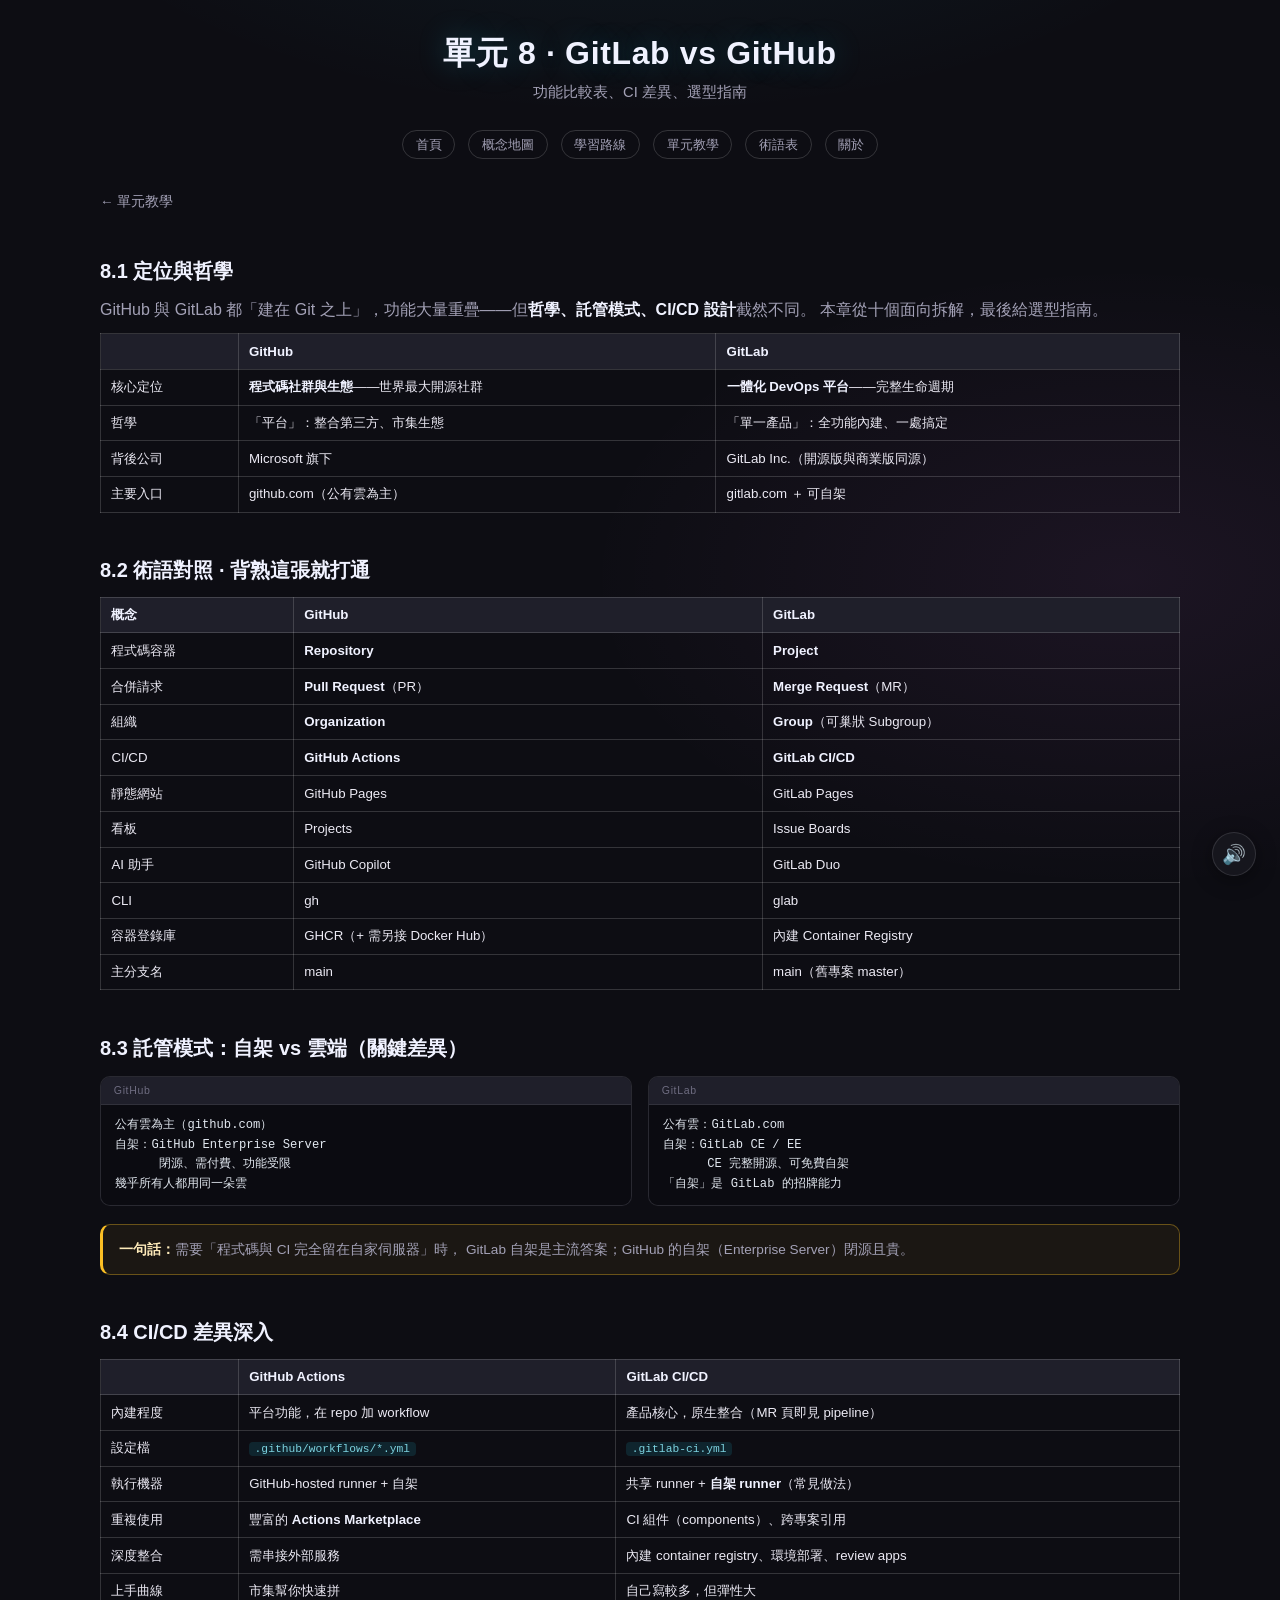
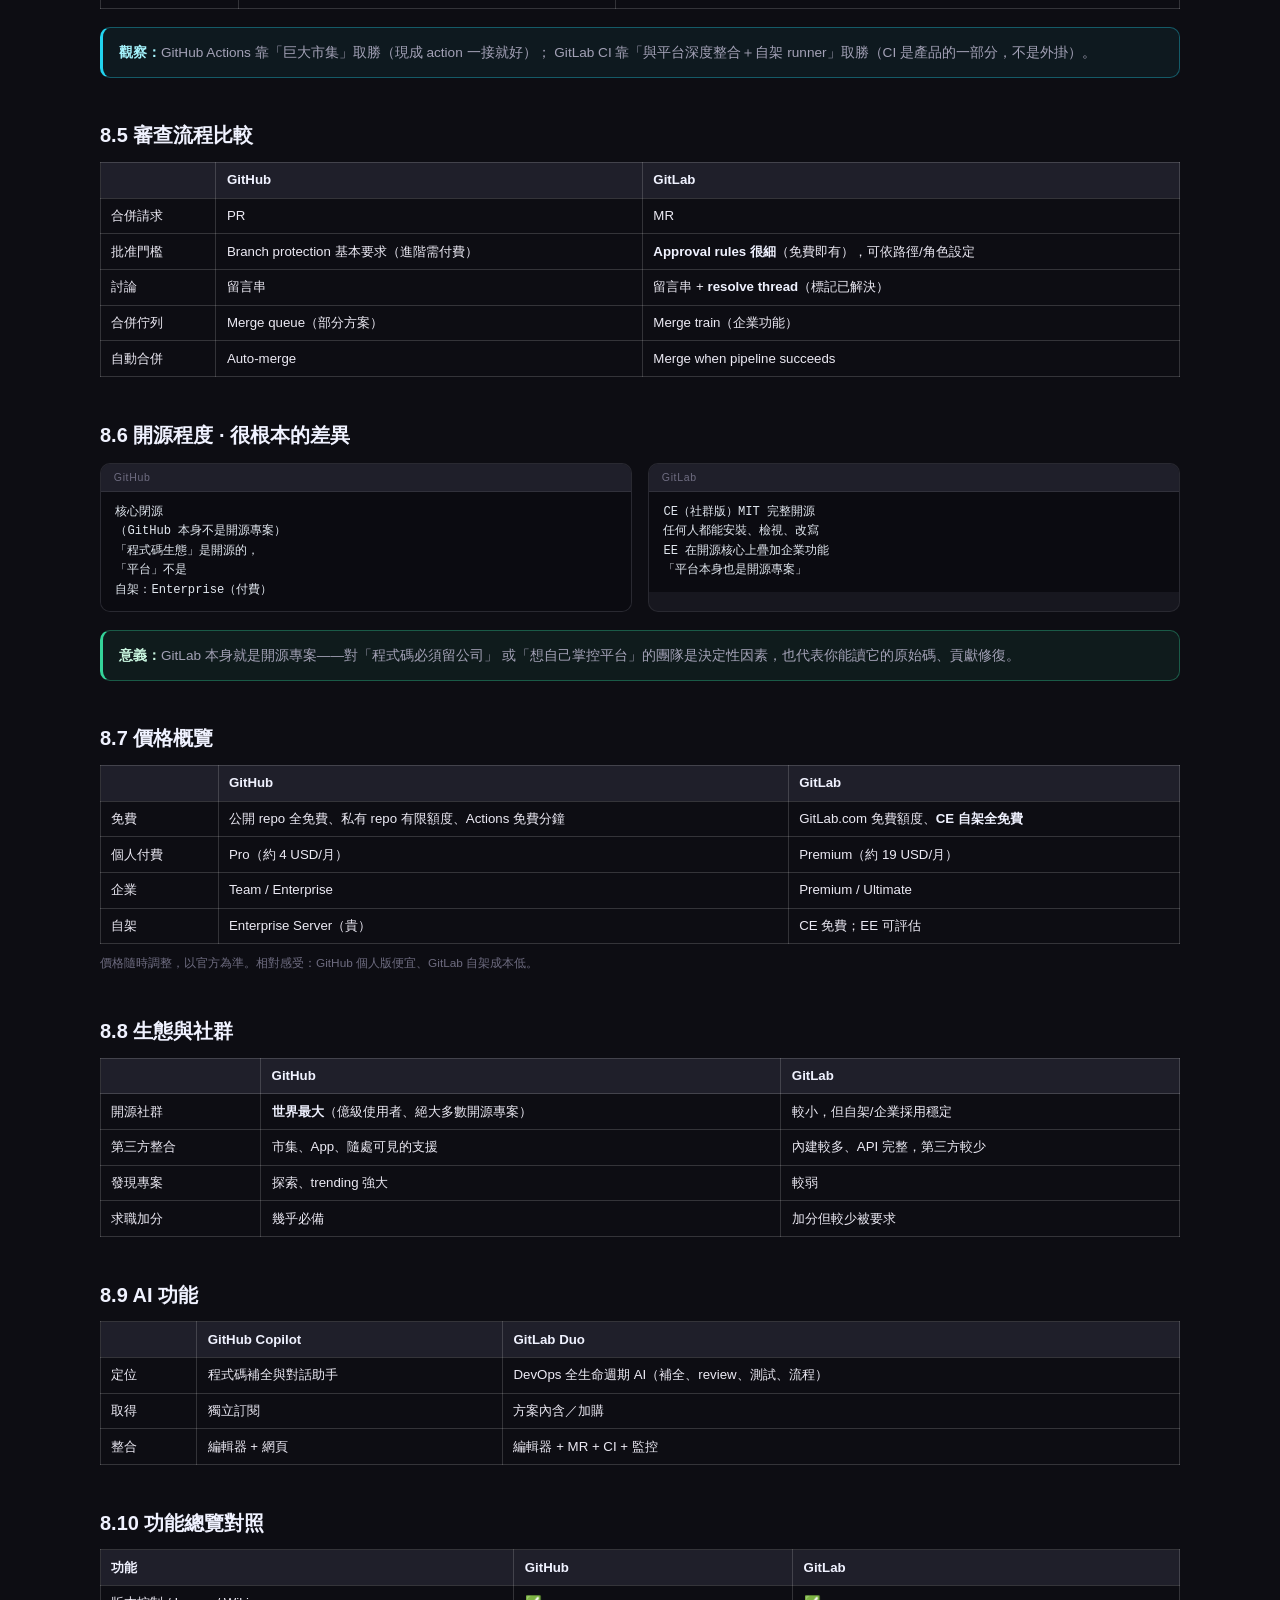
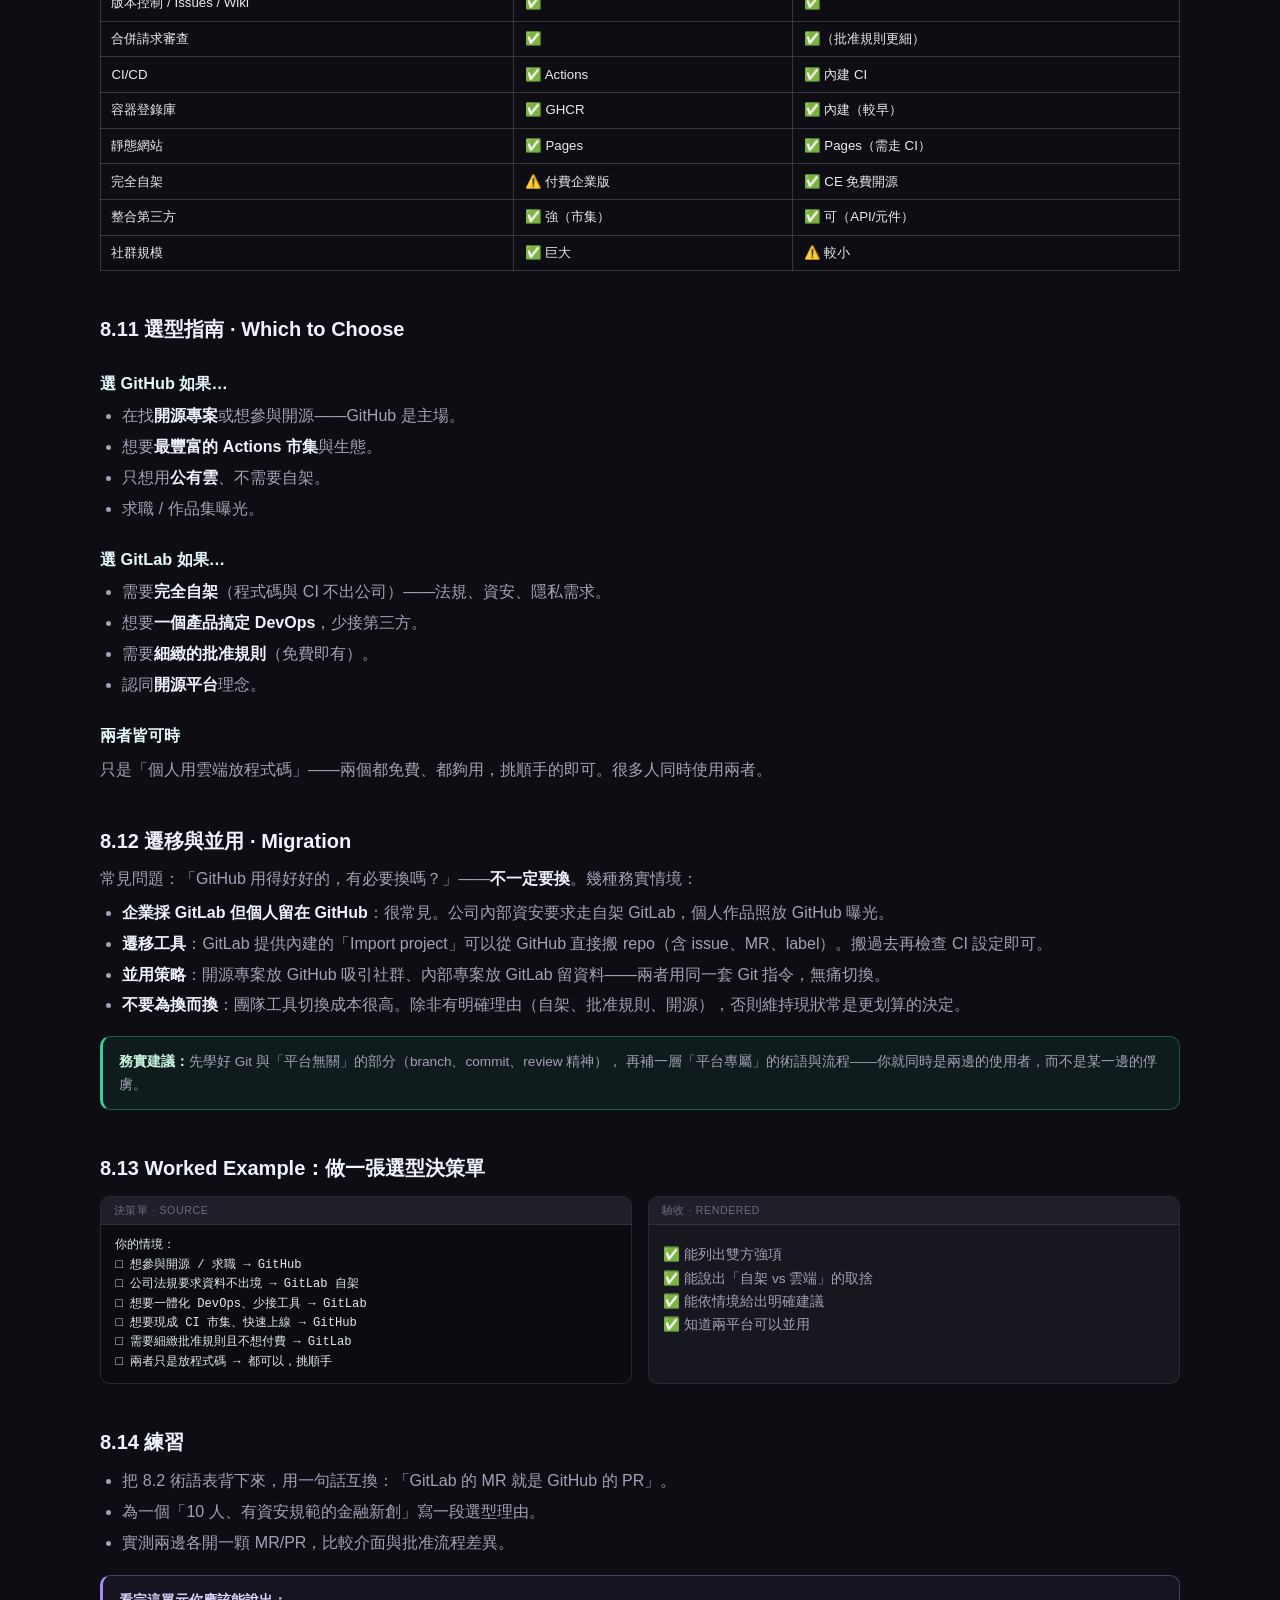
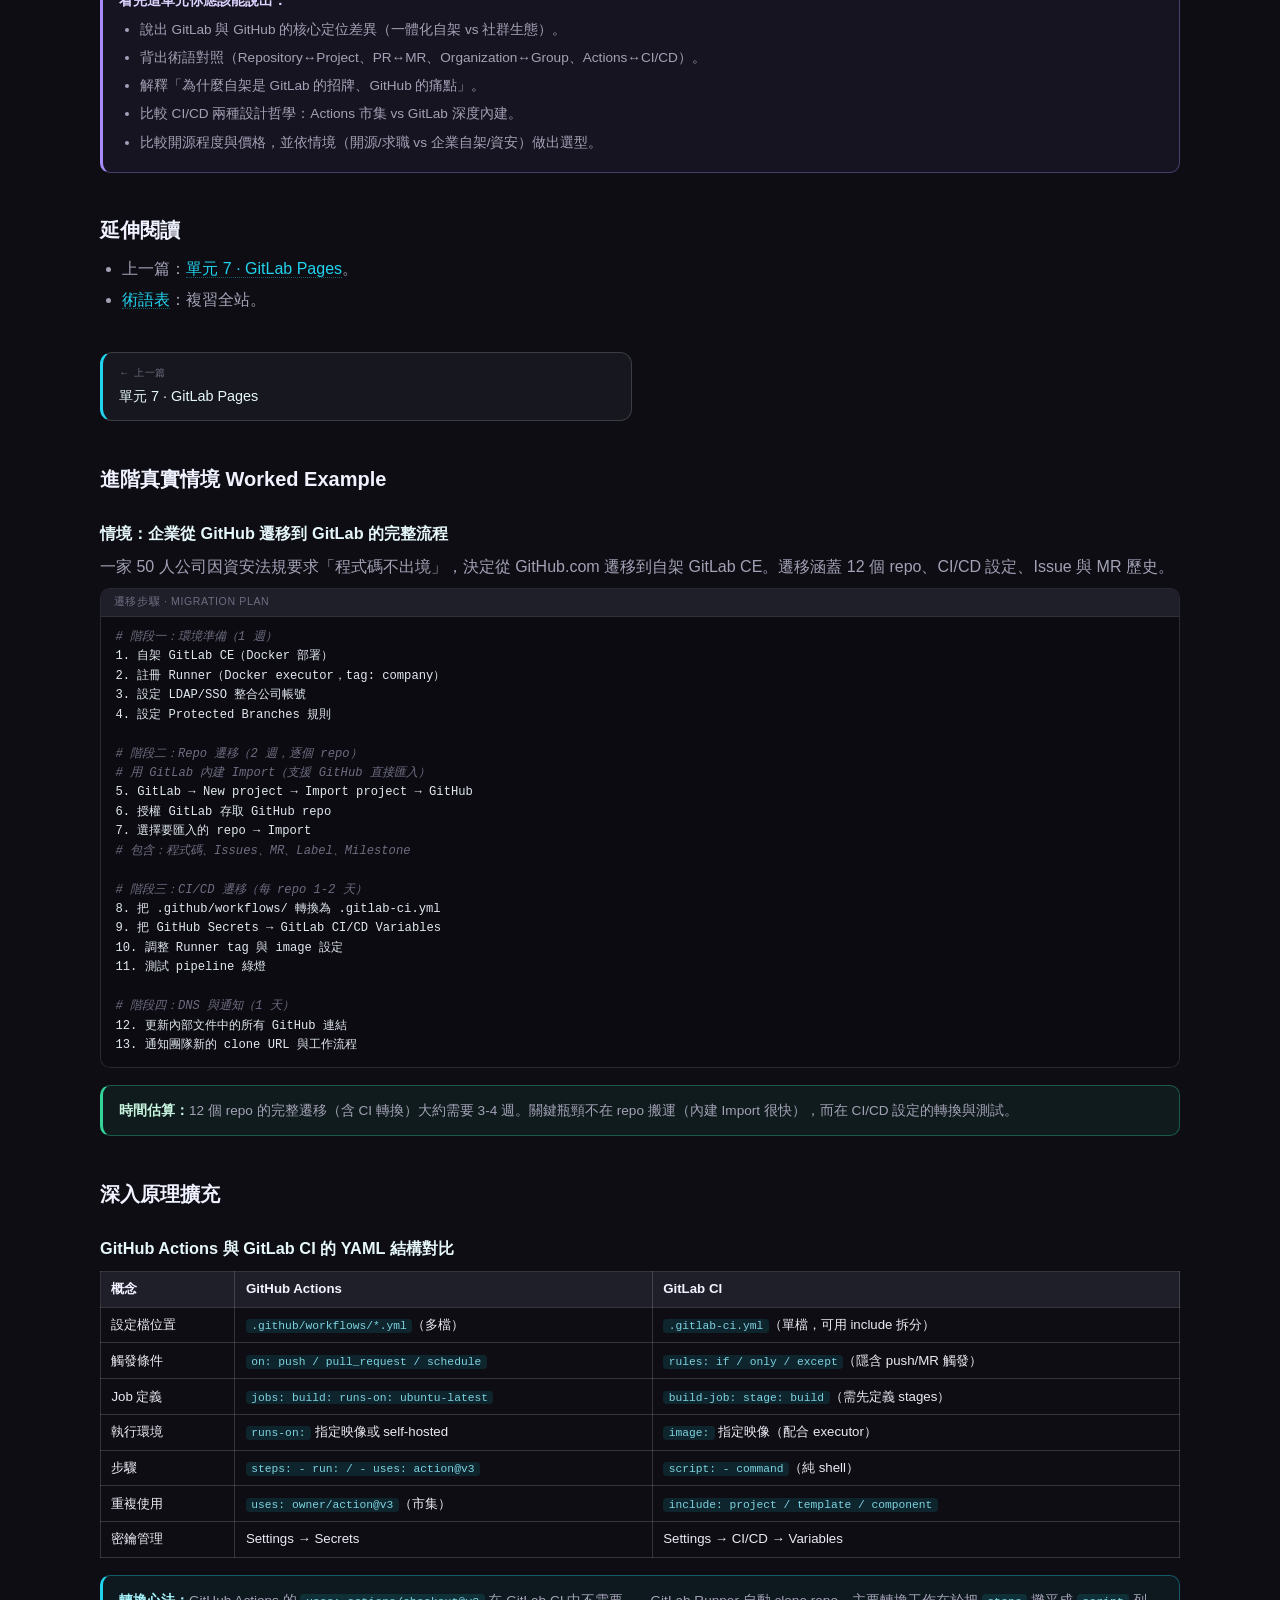
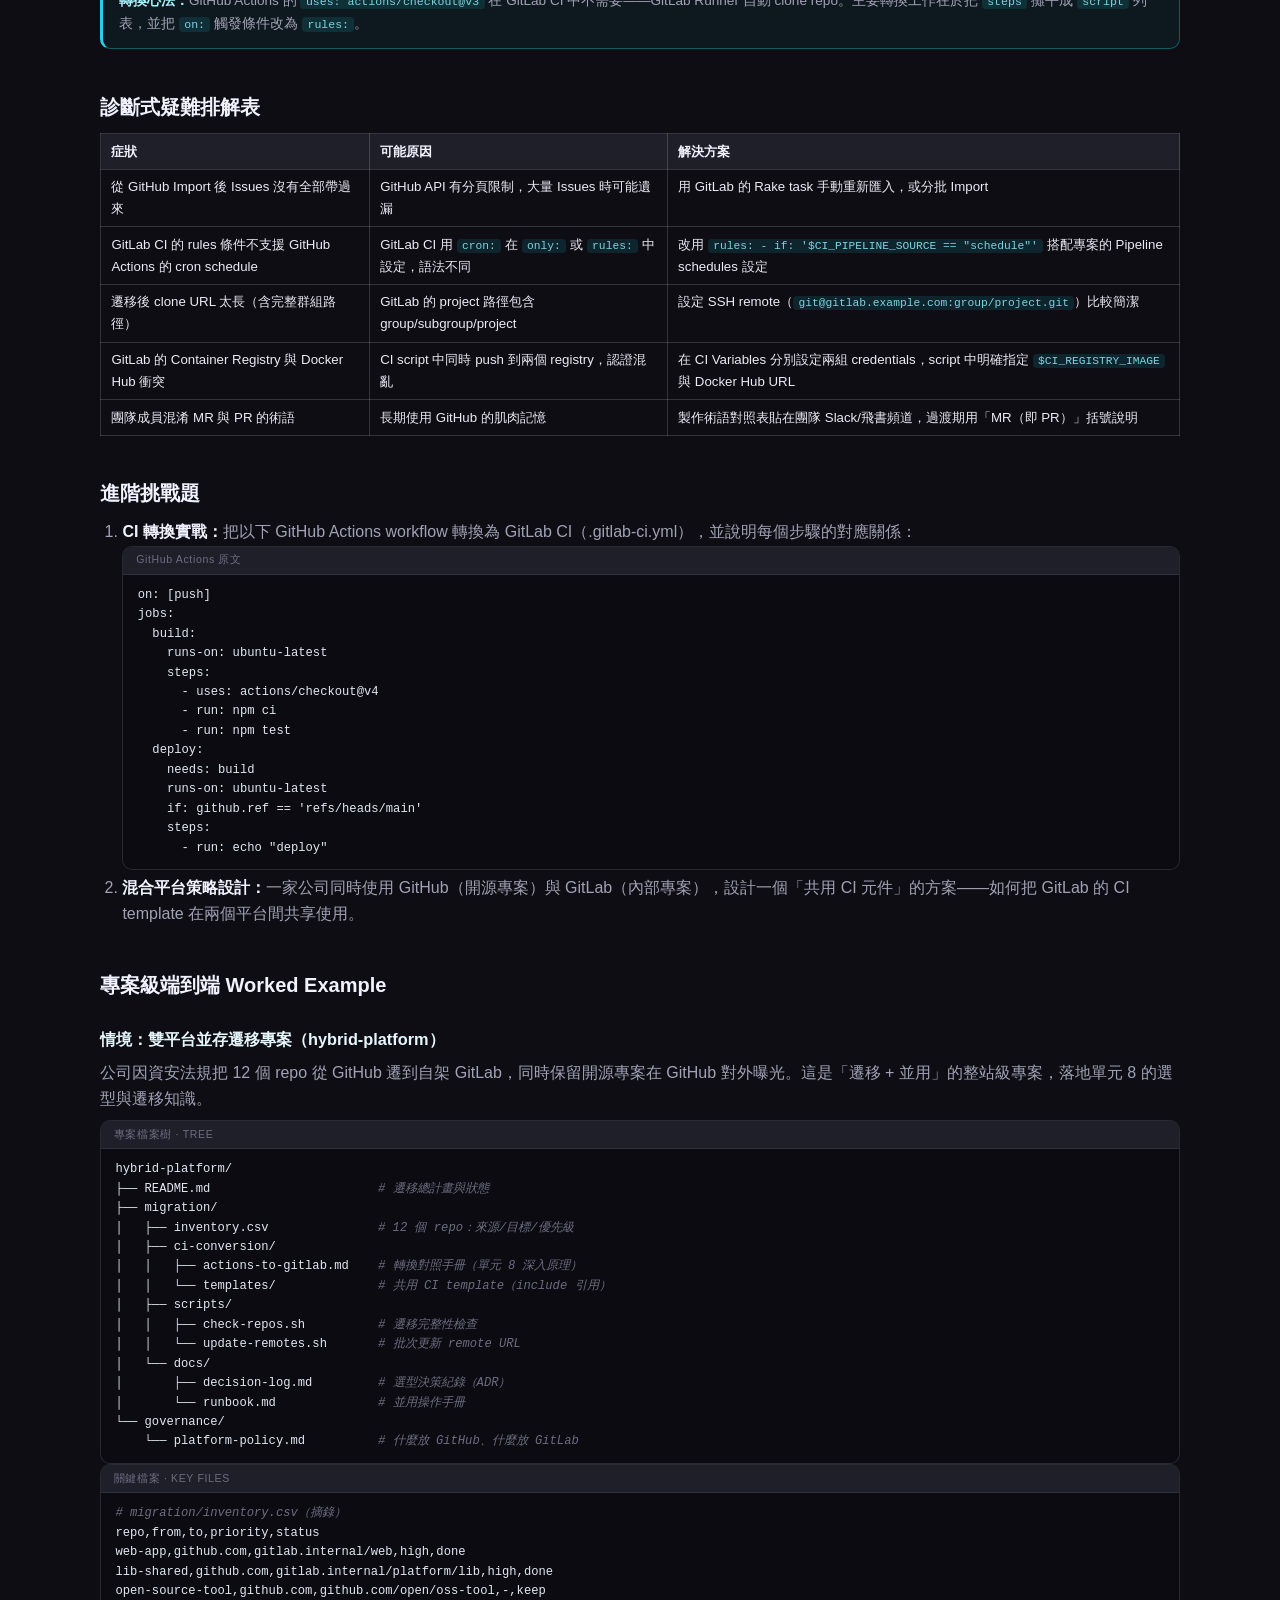
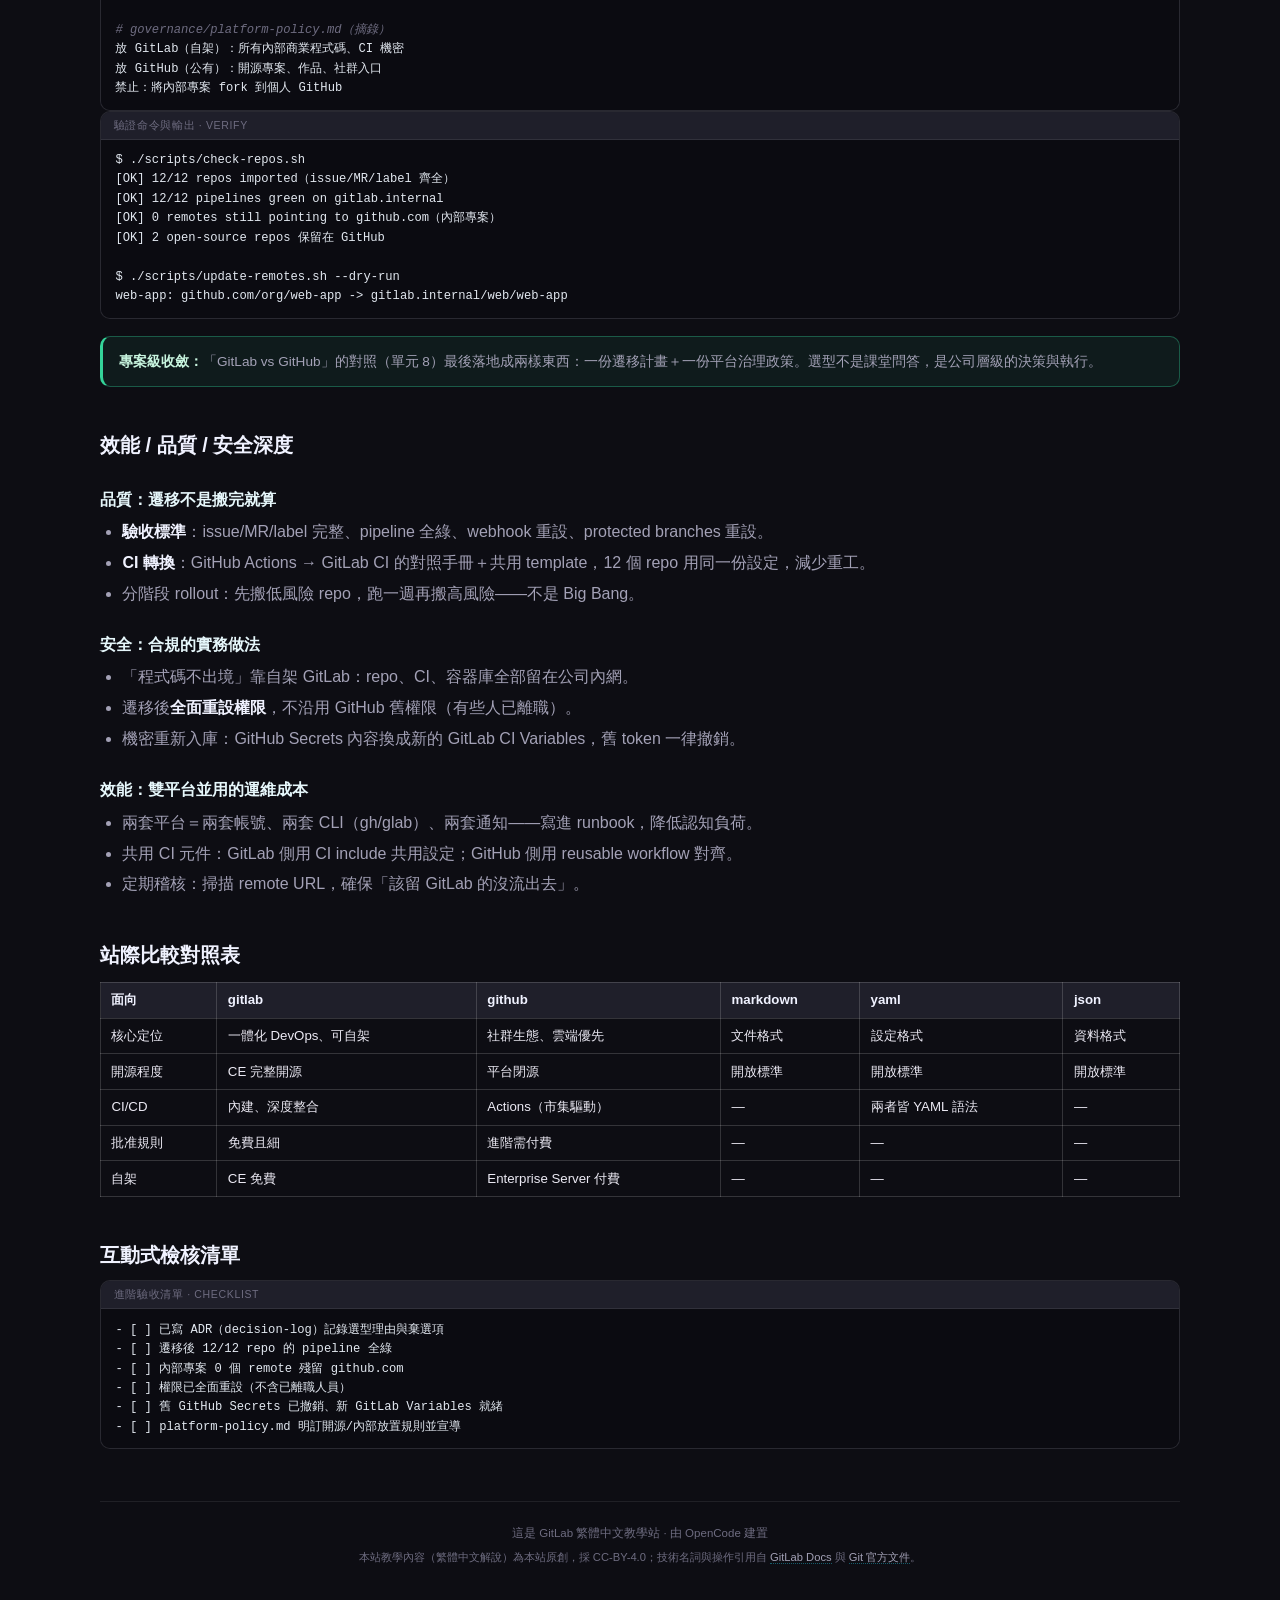
<file: docs/unit-08-gitlab-vs-github.html>
<!DOCTYPE html>
<html lang="zh-Hant">
<head>
<meta charset="UTF-8">
<meta name="viewport" content="width=device-width, initial-scale=1.0">
<title>單元 8 · GitLab vs GitHub · GitLab 繁體中文教學站</title>
<meta name="description" content="定位/術語/託管/CI/CD/審查/開源/價格/生態/AI/選型">
<link rel="icon" type="image/svg+xml" href="../assets/favicon.svg">
<link rel="stylesheet" href="../assets/site.css">
</head>
<body>
<div class="container">
<header>
  <h1>單元 8 · GitLab vs GitHub</h1>
  <p class="subtitle">功能比較表、CI 差異、選型指南</p>
</header>
<nav class="topnav">
  <a href="../index.html">首頁</a>
  <a href="../map.html">概念地圖</a>
  <a href="../learning-path.html">學習路線</a>
  <a href="../docs/index.html">單元教學</a>
  <a href="../glossary.html">術語表</a>
  <a href="../about.html">關於</a>
</nav><div class="back-link"><a href="index.html">← 單元教學</a></div>
<div class="guide">
<h2>8.1 定位與哲學</h2>
<p>GitHub 與 GitLab 都「建在 Git 之上」，功能大量重疊——但<strong>哲學、託管模式、CI/CD 設計</strong>截然不同。
本章從十個面向拆解，最後給選型指南。</p>
<table>
<tr><th></th><th>GitHub</th><th>GitLab</th></tr>
<tr><td>核心定位</td><td><strong>程式碼社群與生態</strong>——世界最大開源社群</td><td><strong>一體化 DevOps 平台</strong>——完整生命週期</td></tr>
<tr><td>哲學</td><td>「平台」：整合第三方、市集生態</td><td>「單一產品」：全功能內建、一處搞定</td></tr>
<tr><td>背後公司</td><td>Microsoft 旗下</td><td>GitLab Inc.（開源版與商業版同源）</td></tr>
<tr><td>主要入口</td><td>github.com（公有雲為主）</td><td>gitlab.com ＋ 可自架</td></tr>
</table>

<h2>8.2 術語對照 · 背熟這張就打通</h2>
<table>
<tr><th>概念</th><th>GitHub</th><th>GitLab</th></tr>
<tr><td>程式碼容器</td><td><strong>Repository</strong></td><td><strong>Project</strong></td></tr>
<tr><td>合併請求</td><td><strong>Pull Request</strong>（PR）</td><td><strong>Merge Request</strong>（MR）</td></tr>
<tr><td>組織</td><td><strong>Organization</strong></td><td><strong>Group</strong>（可巢狀 Subgroup）</td></tr>
<tr><td>CI/CD</td><td><strong>GitHub Actions</strong></td><td><strong>GitLab CI/CD</strong></td></tr>
<tr><td>靜態網站</td><td>GitHub Pages</td><td>GitLab Pages</td></tr>
<tr><td>看板</td><td>Projects</td><td>Issue Boards</td></tr>
<tr><td>AI 助手</td><td>GitHub Copilot</td><td>GitLab Duo</td></tr>
<tr><td>CLI</td><td>gh</td><td>glab</td></tr>
<tr><td>容器登錄庫</td><td>GHCR（+ 需另接 Docker Hub）</td><td>內建 Container Registry</td></tr>
<tr><td>主分支名</td><td>main</td><td>main（舊專案 master）</td></tr>
</table>

<h2>8.3 託管模式：自架 vs 雲端（關鍵差異）</h2>
<div class="demo-grid">
  <div class="demo-block"><div class="demo-label">GitHub</div><pre>公有雲為主（github.com）
自架：GitHub Enterprise Server
      閉源、需付費、功能受限
幾乎所有人都用同一朵雲</pre></div>
  <div class="demo-block"><div class="demo-label">GitLab</div><pre>公有雲：GitLab.com
自架：GitLab CE / EE
      CE 完整開源、可免費自架
「自架」是 GitLab 的招牌能力</pre></div>
</div>
<div class="callout warn"><strong>一句話：</strong>需要「程式碼與 CI 完全留在自家伺服器」時，
GitLab 自架是主流答案；GitHub 的自架（Enterprise Server）閉源且貴。</div>

<h2>8.4 CI/CD 差異深入</h2>
<table>
<tr><th></th><th>GitHub Actions</th><th>GitLab CI/CD</th></tr>
<tr><td>內建程度</td><td>平台功能，在 repo 加 workflow</td><td>產品核心，原生整合（MR 頁即見 pipeline）</td></tr>
<tr><td>設定檔</td><td><code>.github/workflows/*.yml</code></td><td><code>.gitlab-ci.yml</code></td></tr>
<tr><td>執行機器</td><td>GitHub-hosted runner + 自架</td><td>共享 runner + <strong>自架 runner</strong>（常見做法）</td></tr>
<tr><td>重複使用</td><td>豐富的 <strong>Actions Marketplace</strong></td><td>CI 組件（components）、跨專案引用</td></tr>
<tr><td>深度整合</td><td>需串接外部服務</td><td>內建 container registry、環境部署、review apps</td></tr>
<tr><td>上手曲線</td><td>市集幫你快速拼</td><td>自己寫較多，但彈性大</td></tr>
</table>
<div class="callout info"><strong>觀察：</strong>GitHub Actions 靠「巨大市集」取勝（現成 action 一接就好）；
GitLab CI 靠「與平台深度整合＋自架 runner」取勝（CI 是產品的一部分，不是外掛）。</div>

<h2>8.5 審查流程比較</h2>
<table>
<tr><th></th><th>GitHub</th><th>GitLab</th></tr>
<tr><td>合併請求</td><td>PR</td><td>MR</td></tr>
<tr><td>批准門檻</td><td>Branch protection 基本要求（進階需付費）</td><td><strong>Approval rules 很細</strong>（免費即有），可依路徑/角色設定</td></tr>
<tr><td>討論</td><td>留言串</td><td>留言串 + <strong>resolve thread</strong>（標記已解決）</td></tr>
<tr><td>合併佇列</td><td>Merge queue（部分方案）</td><td>Merge train（企業功能）</td></tr>
<tr><td>自動合併</td><td>Auto-merge</td><td>Merge when pipeline succeeds</td></tr>
</table>

<h2>8.6 開源程度 · 很根本的差異</h2>
<div class="demo-grid">
  <div class="demo-block"><div class="demo-label">GitHub</div><pre>核心閉源
（GitHub 本身不是開源專案）
「程式碼生態」是開源的，
「平台」不是
自架：Enterprise（付費）</pre></div>
  <div class="demo-block"><div class="demo-label">GitLab</div><pre>CE（社群版）MIT 完整開源
任何人都能安裝、檢視、改寫
EE 在開源核心上疊加企業功能
「平台本身也是開源專案」</pre></div>
</div>
<div class="callout"><strong>意義：</strong>GitLab 本身就是開源專案——對「程式碼必須留公司」
或「想自己掌控平台」的團隊是決定性因素，也代表你能讀它的原始碼、貢獻修復。</div>

<h2>8.7 價格概覽</h2>
<table>
<tr><th></th><th>GitHub</th><th>GitLab</th></tr>
<tr><td>免費</td><td>公開 repo 全免費、私有 repo 有限額度、Actions 免費分鐘</td><td>GitLab.com 免費額度、<strong>CE 自架全免費</strong></td></tr>
<tr><td>個人付費</td><td>Pro（約 4 USD/月）</td><td>Premium（約 19 USD/月）</td></tr>
<tr><td>企業</td><td>Team / Enterprise</td><td>Premium / Ultimate</td></tr>
<tr><td>自架</td><td>Enterprise Server（貴）</td><td>CE 免費；EE 可評估</td></tr>
</table>
<p class="hint">價格隨時調整，以官方為準。相對感受：GitHub 個人版便宜、GitLab 自架成本低。</p>

<h2>8.8 生態與社群</h2>
<table>
<tr><th></th><th>GitHub</th><th>GitLab</th></tr>
<tr><td>開源社群</td><td><strong>世界最大</strong>（億級使用者、絕大多數開源專案）</td><td>較小，但自架/企業採用穩定</td></tr>
<tr><td>第三方整合</td><td>市集、App、隨處可見的支援</td><td>內建較多、API 完整，第三方較少</td></tr>
<tr><td>發現專案</td><td>探索、trending 強大</td><td>較弱</td></tr>
<tr><td>求職加分</td><td>幾乎必備</td><td>加分但較少被要求</td></tr>
</table>

<h2>8.9 AI 功能</h2>
<table>
<tr><th></th><th>GitHub Copilot</th><th>GitLab Duo</th></tr>
<tr><td>定位</td><td>程式碼補全與對話助手</td><td>DevOps 全生命週期 AI（補全、review、測試、流程）</td></tr>
<tr><td>取得</td><td>獨立訂閱</td><td>方案內含／加購</td></tr>
<tr><td>整合</td><td>編輯器 + 網頁</td><td>編輯器 + MR + CI + 監控</td></tr>
</table>

<h2>8.10 功能總覽對照</h2>
<table>
<tr><th>功能</th><th>GitHub</th><th>GitLab</th></tr>
<tr><td>版本控制 / Issues / Wiki</td><td>✅</td><td>✅</td></tr>
<tr><td>合併請求審查</td><td>✅</td><td>✅（批准規則更細）</td></tr>
<tr><td>CI/CD</td><td>✅ Actions</td><td>✅ 內建 CI</td></tr>
<tr><td>容器登錄庫</td><td>✅ GHCR</td><td>✅ 內建（較早）</td></tr>
<tr><td>靜態網站</td><td>✅ Pages</td><td>✅ Pages（需走 CI）</td></tr>
<tr><td>完全自架</td><td>⚠️ 付費企業版</td><td>✅ CE 免費開源</td></tr>
<tr><td>整合第三方</td><td>✅ 強（市集）</td><td>✅ 可（API/元件）</td></tr>
<tr><td>社群規模</td><td>✅ 巨大</td><td>⚠️ 較小</td></tr>
</table>

<h2>8.11 選型指南 · Which to Choose</h2>
<h3>選 GitHub 如果…</h3>
<ul>
<li>在找<strong>開源專案</strong>或想參與開源——GitHub 是主場。</li>
<li>想要<strong>最豐富的 Actions 市集</strong>與生態。</li>
<li>只想用<strong>公有雲</strong>、不需要自架。</li>
<li>求職 / 作品集曝光。</li>
</ul>
<h3>選 GitLab 如果…</h3>
<ul>
<li>需要<strong>完全自架</strong>（程式碼與 CI 不出公司）——法規、資安、隱私需求。</li>
<li>想要<strong>一個產品搞定 DevOps</strong>，少接第三方。</li>
<li>需要<strong>細緻的批准規則</strong>（免費即有）。</li>
<li>認同<strong>開源平台</strong>理念。</li>
</ul>
<h3>兩者皆可時</h3>
<p>只是「個人用雲端放程式碼」——兩個都免費、都夠用，挑順手的即可。很多人同時使用兩者。</p>

<h2>8.12 遷移與並用 · Migration</h2>
<p>常見問題：「GitHub 用得好好的，有必要換嗎？」——<strong>不一定要換</strong>。幾種務實情境：</p>
<ul>
<li><strong>企業採 GitLab 但個人留在 GitHub</strong>：很常見。公司內部資安要求走自架 GitLab，個人作品照放 GitHub 曝光。</li>
<li><strong>遷移工具</strong>：GitLab 提供內建的「Import project」可以從 GitHub 直接搬 repo（含 issue、MR、label）。搬過去再檢查 CI 設定即可。</li>
<li><strong>並用策略</strong>：開源專案放 GitHub 吸引社群、內部專案放 GitLab 留資料——兩者用同一套 Git 指令，無痛切換。</li>
<li><strong>不要為換而換</strong>：團隊工具切換成本很高。除非有明確理由（自架、批准規則、開源），否則維持現狀常是更划算的決定。</li>
</ul>
<div class="callout"><strong>務實建議：</strong>先學好 Git 與「平台無關」的部分（branch、commit、review 精神），
再補一層「平台專屬」的術語與流程——你就同時是兩邊的使用者，而不是某一邊的俘虜。</div>

<h2>8.13 Worked Example：做一張選型決策單</h2>
<div class="demo-grid">
  <div class="demo-block"><div class="demo-label">決策單 · SOURCE</div><pre>你的情境：
□ 想參與開源 / 求職 → GitHub
□ 公司法規要求資料不出境 → GitLab 自架
□ 想要一體化 DevOps、少接工具 → GitLab
□ 想要現成 CI 市集、快速上線 → GitHub
□ 需要細緻批准規則且不想付費 → GitLab
□ 兩者只是放程式碼 → 都可以，挑順手</pre></div>
  <div class="demo-block"><div class="demo-label">驗收 · RENDERED</div><div class="demo-render">
    <p>✅ 能列出雙方強項<br>✅ 能說出「自架 vs 雲端」的取捨<br>✅ 能依情境給出明確建議<br>✅ 知道兩平台可以並用</p>
  </div></div>
</div>

<h2>8.14 練習</h2>
<ul>
<li>把 8.2 術語表背下來，用一句話互換：「GitLab 的 MR 就是 GitHub 的 PR」。</li>
<li>為一個「10 人、有資安規範的金融新創」寫一段選型理由。</li>
<li>實測兩邊各開一顆 MR/PR，比較介面與批准流程差異。</li>
</ul>

  <div class="outcome">
    <strong>看完這單元你應該能說出：</strong>
    <ul><li>說出 GitLab 與 GitHub 的核心定位差異（一體化自架 vs 社群生態）。</li><li>背出術語對照（Repository↔Project、PR↔MR、Organization↔Group、Actions↔CI/CD）。</li><li>解釋「為什麼自架是 GitLab 的招牌、GitHub 的痛點」。</li><li>比較 CI/CD 兩種設計哲學：Actions 市集 vs GitLab 深度內建。</li><li>比較開源程度與價格，並依情境（開源/求職 vs 企業自架/資安）做出選型。</li></ul>
  </div>

  <h2>延伸閱讀</h2>
  <ul>
<li>上一篇：<a href="unit-07-gitlab-pages.html">單元 7 · GitLab Pages</a>。</li>
<li><a href="../glossary.html">術語表</a>：複習全站。</li>
</ul>

<div class="next-prev">
    <a href="unit-07-gitlab-pages.html"><div class="np-label">← 上一篇</div><div class="np-name">單元 7 · GitLab Pages</div></a>
</div>

<!-- ═══════ Round 1 Deepen ═══════ -->
<h2>進階真實情境 Worked Example</h2>
<h3>情境：企業從 GitHub 遷移到 GitLab 的完整流程</h3>
<p>一家 50 人公司因資安法規要求「程式碼不出境」，決定從 GitHub.com 遷移到自架 GitLab CE。遷移涵蓋 12 個 repo、CI/CD 設定、Issue 與 MR 歷史。</p>
<div class="demo-block">
  <div class="demo-label">遷移步驟 · MIGRATION PLAN</div>
  <pre><span class="hl-c"># 階段一：環境準備（1 週）</span>
1. 自架 GitLab CE（Docker 部署）
2. 註冊 Runner（Docker executor，tag: company）
3. 設定 LDAP/SSO 整合公司帳號
4. 設定 Protected Branches 規則

<span class="hl-c"># 階段二：Repo 遷移（2 週，逐個 repo）</span>
<span class="hl-c"># 用 GitLab 內建 Import（支援 GitHub 直接匯入）</span>
5. GitLab → New project → Import project → GitHub
6. 授權 GitLab 存取 GitHub repo
7. 選擇要匯入的 repo → Import
<span class="hl-c"># 包含：程式碼、Issues、MR、Label、Milestone</span>

<span class="hl-c"># 階段三：CI/CD 遷移（每 repo 1-2 天）</span>
8. 把 .github/workflows/ 轉換為 .gitlab-ci.yml
9. 把 GitHub Secrets → GitLab CI/CD Variables
10. 調整 Runner tag 與 image 設定
11. 測試 pipeline 綠燈

<span class="hl-c"># 階段四：DNS 與通知（1 天）</span>
12. 更新內部文件中的所有 GitHub 連結
13. 通知團隊新的 clone URL 與工作流程</pre>
</div>
<div class="callout"><strong>時間估算：</strong>12 個 repo 的完整遷移（含 CI 轉換）大約需要 3-4 週。關鍵瓶頸不在 repo 搬運（內建 Import 很快），而在 CI/CD 設定的轉換與測試。</div>

<h2>深入原理擴充</h2>
<h3>GitHub Actions 與 GitLab CI 的 YAML 結構對比</h3>
<table>
<tr><th>概念</th><th>GitHub Actions</th><th>GitLab CI</th></tr>
<tr><td>設定檔位置</td><td><code>.github/workflows/*.yml</code>（多檔）</td><td><code>.gitlab-ci.yml</code>（單檔，可用 include 拆分）</td></tr>
<tr><td>觸發條件</td><td><code>on: push / pull_request / schedule</code></td><td><code>rules: if / only / except</code>（隱含 push/MR 觸發）</td></tr>
<tr><td>Job 定義</td><td><code>jobs: build: runs-on: ubuntu-latest</code></td><td><code>build-job: stage: build</code>（需先定義 stages）</td></tr>
<tr><td>執行環境</td><td><code>runs-on:</code> 指定映像或 self-hosted</td><td><code>image:</code> 指定映像（配合 executor）</td></tr>
<tr><td>步驟</td><td><code>steps: - run: / - uses: action@v3</code></td><td><code>script: - command</code>（純 shell）</td></tr>
<tr><td>重複使用</td><td><code>uses: owner/action@v3</code>（市集）</td><td><code>include: project / template / component</code></td></tr>
<tr><td>密鑰管理</td><td>Settings → Secrets</td><td>Settings → CI/CD → Variables</td></tr>
</table>
<div class="callout info"><strong>轉換心法：</strong>GitHub Actions 的 <code>uses: actions/checkout@v3</code> 在 GitLab CI 中不需要——GitLab Runner 自動 clone repo。主要轉換工作在於把 <code>steps</code> 攤平成 <code>script</code> 列表，並把 <code>on:</code> 觸發條件改為 <code>rules:</code>。</div>

<h2>診斷式疑難排解表</h2>
<table>
<tr><th>症狀</th><th>可能原因</th><th>解決方案</th></tr>
<tr><td>從 GitHub Import 後 Issues 沒有全部帶過來</td><td>GitHub API 有分頁限制，大量 Issues 時可能遺漏</td><td>用 GitLab 的 Rake task 手動重新匯入，或分批 Import</td></tr>
<tr><td>GitLab CI 的 rules 條件不支援 GitHub Actions 的 cron schedule</td><td>GitLab CI 用 <code>cron:</code> 在 <code>only:</code> 或 <code>rules:</code> 中設定，語法不同</td><td>改用 <code>rules: - if: '$CI_PIPELINE_SOURCE == "schedule"'</code> 搭配專案的 Pipeline schedules 設定</td></tr>
<tr><td>遷移後 clone URL 太長（含完整群組路徑）</td><td>GitLab 的 project 路徑包含 group/subgroup/project</td><td>設定 SSH remote（<code>git@gitlab.example.com:group/project.git</code>）比較簡潔</td></tr>
<tr><td>GitLab 的 Container Registry 與 Docker Hub 衝突</td><td>CI script 中同時 push 到兩個 registry，認證混亂</td><td>在 CI Variables 分別設定兩組 credentials，script 中明確指定 <code>$CI_REGISTRY_IMAGE</code> 與 Docker Hub URL</td></tr>
<tr><td>團隊成員混淆 MR 與 PR 的術語</td><td>長期使用 GitHub 的肌肉記憶</td><td>製作術語對照表貼在團隊 Slack/飛書頻道，過渡期用「MR（即 PR）」括號說明</td></tr>
</table>

<h2>進階挑戰題</h2>
<ol>
<li><strong>CI 轉換實戰：</strong>把以下 GitHub Actions workflow 轉換為 GitLab CI（.gitlab-ci.yml），並說明每個步驟的對應關係：
<div class="demo-block"><div class="demo-label">GitHub Actions 原文</div><pre>on: [push]
jobs:
  build:
    runs-on: ubuntu-latest
    steps:
      - uses: actions/checkout@v4
      - run: npm ci
      - run: npm test
  deploy:
    needs: build
    runs-on: ubuntu-latest
    if: github.ref == 'refs/heads/main'
    steps:
      - run: echo "deploy"</pre></div></li>
<li><strong>混合平台策略設計：</strong>一家公司同時使用 GitHub（開源專案）與 GitLab（內部專案），設計一個「共用 CI 元件」的方案——如何把 GitLab 的 CI template 在兩個平台間共享使用。</li>
</ol>

<!-- ═══════ Round 2 Deepen ═══════ -->
<h2>專案級端到端 Worked Example</h2>
<h3>情境：雙平台並存遷移專案（hybrid-platform）</h3>
<p>公司因資安法規把 12 個 repo 從 GitHub 遷到自架 GitLab，同時保留開源專案在 GitHub 對外曝光。這是「遷移 + 並用」的整站級專案，落地單元 8 的選型與遷移知識。</p>
<div class="demo-block">
  <div class="demo-label">專案檔案樹 · TREE</div>
  <pre>hybrid-platform/
├── README.md                       <span class="hl-c"># 遷移總計畫與狀態</span>
├── migration/
│   ├── inventory.csv               <span class="hl-c"># 12 個 repo：來源/目標/優先級</span>
│   ├── ci-conversion/
│   │   ├── actions-to-gitlab.md    <span class="hl-c"># 轉換對照手冊（單元 8 深入原理）</span>
│   │   └── templates/              <span class="hl-c"># 共用 CI template（include 引用）</span>
│   ├── scripts/
│   │   ├── check-repos.sh          <span class="hl-c"># 遷移完整性檢查</span>
│   │   └── update-remotes.sh       <span class="hl-c"># 批次更新 remote URL</span>
│   └── docs/
│       ├── decision-log.md         <span class="hl-c"># 選型決策紀錄（ADR）</span>
│       └── runbook.md              <span class="hl-c"># 並用操作手冊</span>
└── governance/
    └── platform-policy.md          <span class="hl-c"># 什麼放 GitHub、什麼放 GitLab</span></pre>
</div>
<div class="demo-block">
  <div class="demo-label">關鍵檔案 · KEY FILES</div>
  <pre><span class="hl-c"># migration/inventory.csv（摘錄）</span>
repo,from,to,priority,status
web-app,github.com,gitlab.internal/web,high,done
lib-shared,github.com,gitlab.internal/platform/lib,high,done
open-source-tool,github.com,github.com/open/oss-tool,-,keep

<span class="hl-c"># governance/platform-policy.md（摘錄）</span>
放 GitLab（自架）：所有內部商業程式碼、CI 機密
放 GitHub（公有）：開源專案、作品、社群入口
禁止：將內部專案 fork 到個人 GitHub</pre>
</div>
<div class="demo-block">
  <div class="demo-label">驗證命令與輸出 · VERIFY</div>
  <pre>$ ./scripts/check-repos.sh
[OK] 12/12 repos imported（issue/MR/label 齊全）
[OK] 12/12 pipelines green on gitlab.internal
[OK] 0 remotes still pointing to github.com（內部專案）
[OK] 2 open-source repos 保留在 GitHub

$ ./scripts/update-remotes.sh --dry-run
web-app: github.com/org/web-app -&gt; gitlab.internal/web/web-app</pre>
</div>
<div class="callout"><strong>專案級收斂：</strong>「GitLab vs GitHub」的對照（單元 8）最後落地成兩樣東西：一份遷移計畫＋一份平台治理政策。選型不是課堂問答，是公司層級的決策與執行。</div>

<h2>效能 / 品質 / 安全深度</h2>
<h3>品質：遷移不是搬完就算</h3>
<ul>
<li><strong>驗收標準</strong>：issue/MR/label 完整、pipeline 全綠、webhook 重設、protected branches 重設。</li>
<li><strong>CI 轉換</strong>：GitHub Actions → GitLab CI 的對照手冊＋共用 template，12 個 repo 用同一份設定，減少重工。</li>
<li>分階段 rollout：先搬低風險 repo，跑一週再搬高風險——不是 Big Bang。</li>
</ul>
<h3>安全：合規的實務做法</h3>
<ul>
<li>「程式碼不出境」靠自架 GitLab：repo、CI、容器庫全部留在公司內網。</li>
<li>遷移後<strong>全面重設權限</strong>，不沿用 GitHub 舊權限（有些人已離職）。</li>
<li>機密重新入庫：GitHub Secrets 內容換成新的 GitLab CI Variables，舊 token 一律撤銷。</li>
</ul>
<h3>效能：雙平台並用的運維成本</h3>
<ul>
<li>兩套平台＝兩套帳號、兩套 CLI（gh/glab）、兩套通知——寫進 runbook，降低認知負荷。</li>
<li>共用 CI 元件：GitLab 側用 CI include 共用設定；GitHub 側用 reusable workflow 對齊。</li>
<li>定期稽核：掃描 remote URL，確保「該留 GitLab 的沒流出去」。</li>
</ul>

<h2>站際比較對照表</h2>
<table>
<tr><th>面向</th><th>gitlab</th><th>github</th><th>markdown</th><th>yaml</th><th>json</th></tr>
<tr><td>核心定位</td><td>一體化 DevOps、可自架</td><td>社群生態、雲端優先</td><td>文件格式</td><td>設定格式</td><td>資料格式</td></tr>
<tr><td>開源程度</td><td>CE 完整開源</td><td>平台閉源</td><td>開放標準</td><td>開放標準</td><td>開放標準</td></tr>
<tr><td>CI/CD</td><td>內建、深度整合</td><td>Actions（市集驅動）</td><td>—</td><td>兩者皆 YAML 語法</td><td>—</td></tr>
<tr><td>批准規則</td><td>免費且細</td><td>進階需付費</td><td>—</td><td>—</td><td>—</td></tr>
<tr><td>自架</td><td>CE 免費</td><td>Enterprise Server 付費</td><td>—</td><td>—</td><td>—</td></tr>
</table>

<h2>互動式檢核清單</h2>
<div class="demo-block">
  <div class="demo-label">進階驗收清單 · CHECKLIST</div>
  <pre>- [ ] 已寫 ADR（decision-log）記錄選型理由與棄選項
- [ ] 遷移後 12/12 repo 的 pipeline 全綠
- [ ] 內部專案 0 個 remote 殘留 github.com
- [ ] 權限已全面重設（不含已離職人員）
- [ ] 舊 GitHub Secrets 已撤銷、新 GitLab Variables 就緒
- [ ] platform-policy.md 明訂開源/內部放置規則並宣導</pre>
</div>

</div>
<footer>這是 GitLab 繁體中文教學站 · 由 OpenCode 建置<br>
  <span class="footer-license">本站教學內容（繁體中文解說）為本站原創，採 CC-BY-4.0；技術名詞與操作引用自 <a href="https://docs.gitlab.com/" rel="noopener">GitLab Docs</a> 與 <a href="https://git-scm.com/doc" rel="noopener">Git 官方文件</a>。</span></footer>
</div><link rel="stylesheet" href="../assets/speech.css">
<script src="../assets/speech.js" defer></script>
</body></html>
</file>
<file: assets/site.css>
/* gitlab-tech-zh-tw 網站樣式 — GitLab 繁中教學站（深色 × 霓虹，承襲 open-code-review-zh-tw / markitdown-zh-tw / markdown-tech-zh-tw 設計語言） */

:root {
  --bg: #0d0d13;
  --bg-soft: #12121a;
  --surface: #17171f;
  --surface-2: #1f1f2a;
  --line: rgba(255, 255, 255, 0.08);
  --line-strong: rgba(255, 255, 255, 0.16);
  --text: #eceaf4;
  --text-soft: #a3a1b6;
  --text-muted: #6e6c80;
  --cyan: #22d3ee;
  --fuchsia: #e879f9;
  --amber: #fbbf24;
  --emerald: #34d399;
  --orange: #fb923c;
  --violet: #a78bfa;
  --grad-main: linear-gradient(90deg, #22d3ee, #e879f9);
  --font-zh: "Noto Sans TC", "PingFang TC", "Microsoft JhengHei", sans-serif;
  --font-display: "Space Grotesk", "Noto Sans TC", sans-serif;
  --font-mono: "JetBrains Mono", ui-monospace, SFMono-Regular, Consolas, monospace;
}

* { margin: 0; padding: 0; box-sizing: border-box; }
html { scroll-behavior: smooth; }

body {
  background:
    radial-gradient(1100px 560px at 50% -220px, rgba(34, 211, 238, 0.09), transparent 60%),
    radial-gradient(900px 520px at 88% 6%, rgba(232, 121, 249, 0.07), transparent 60%),
    var(--bg);
  color: var(--text);
  font-family: var(--font-zh);
  font-size: 16px;
  line-height: 1.65;
  -webkit-font-smoothing: antialiased;
  -moz-osx-font-smoothing: grayscale;
  padding: 2.2rem 1rem 3rem;
}

.container { max-width: 1080px; margin: 0 auto; }

a { color: var(--cyan); text-decoration: none; border-bottom: 1px dotted rgba(34, 211, 238, 0.4); }
a:hover { color: #7be7fb; border-bottom-color: var(--cyan); }
a.entry-card, a.card, a.case-card, a.cm-node, a.about-card, a.next-prev { border-bottom: none; }
a.entry-card:hover, a.card:hover, a.case-card:hover, a.cm-node:hover { border-bottom: none; }

::selection { background: rgba(34, 211, 238, 0.28); }

/* ---------- Header ---------- */
header { text-align: center; margin-bottom: 1.6rem; }
h1 {
  font-family: var(--font-display);
  font-size: 2rem;
  font-weight: 700;
  letter-spacing: 0.02em;
  line-height: 1.15;
  color: #f0f2ff;
  text-shadow: 0 0 30px rgba(34, 211, 238, 0.25);
}
.subtitle { font-size: 0.92rem; color: var(--text-soft); margin-top: 0.5rem; }
.badge-line { margin-top: 0.7rem; font-size: 0.76rem; color: var(--text-muted); }
.tagline {
  max-width: 760px;
  margin: 0.9rem auto 0;
  font-size: 0.9rem;
  color: var(--text-soft);
  line-height: 1.8;
}

/* ---------- Nav ---------- */
.topnav {
  display: flex;
  flex-wrap: wrap;
  justify-content: center;
  gap: 0.4rem 0.8rem;
  margin: 0.4rem 0 2rem;
  font-size: 0.8rem;
}
.topnav a {
  color: var(--text-soft);
  border: 1px solid var(--line-strong);
  border-radius: 999px;
  padding: 0.2rem 0.8rem;
  border-bottom: 1px solid var(--line-strong);
  transition: color 0.14s, border-color 0.14s;
}
.topnav a:hover { color: var(--cyan); border-color: var(--cyan); }

/* ---------- Back link ---------- */
.back-link { margin-bottom: 1.2rem; font-size: 0.85rem; }
.back-link a { border-bottom: none; margin-right: 0.9rem; color: var(--text-soft); }
.back-link a:hover { color: var(--cyan); }

/* ---------- Entry cards (index) ---------- */
.entry-cards { display: grid; grid-template-columns: repeat(auto-fit, minmax(250px, 1fr)); gap: 1.2rem; max-width: 980px; margin: 0 auto; }
.entry-card {
  position: relative;
  overflow: hidden;
  display: flex;
  flex-direction: column;
  background: var(--surface);
  border: 1px solid var(--line-strong);
  border-radius: 16px;
  padding: 1.6rem 1.4rem 1.4rem;
  text-decoration: none;
  color: var(--text);
  transition: transform 0.15s, box-shadow 0.15s, border-color 0.15s;
  text-align: center;
}
.entry-card::before {
  content: "";
  position: absolute;
  top: 0;
  left: 0;
  right: 0;
  height: 3px;
  background: var(--grad-main);
  opacity: 0;
  transition: opacity 0.15s;
}
.entry-card:hover { transform: translateY(-4px); border-color: var(--cyan); box-shadow: 0 14px 44px rgba(34, 211, 238, 0.14); }
.entry-card:hover::before { opacity: 1; }
.entry-card .ec-icon { font-size: 1.6rem; margin-bottom: 0.55rem; }
.entry-card .ec-title { font-family: var(--font-display); font-size: 1.15rem; font-weight: 700; color: #f0f2ff; }
.entry-card .ec-en { font-size: 0.64rem; color: var(--text-muted); margin-top: 0.22rem; letter-spacing: 0.08em; text-transform: uppercase; }
.entry-card .ec-desc { font-size: 0.8rem; color: var(--text-soft); margin-top: 0.7rem; line-height: 1.7; }
.entry-card .ec-pill { margin-top: 0.6rem; }
.entry-card .ec-pill .c-tag { font-size: 0.6rem; background: rgba(255,255,255,0.04); border: 1px solid var(--line); color: var(--text-muted); border-radius: 999px; padding: 0.05rem 0.5rem; }

/* ---------- Guide / doc pages ---------- */
.guide h2 { color: #f0f2ff; font-family: var(--font-display); font-size: 1.25rem; margin: 2.2rem 0 0.55rem; padding-top: 0.4rem; }
.guide h3 { color: #e6f7fb; font-family: var(--font-display); font-size: 1.02rem; margin: 1.5rem 0 0.4rem; }
.guide h4 { color: #e6f7fb; font-family: var(--font-display); font-size: 0.92rem; margin: 1.1rem 0 0.3rem; }
.guide p { margin: 0.45rem 0; color: var(--text-soft); }
.guide ul, .guide ol { margin: 0.35rem 0 0.5rem 1.4rem; color: var(--text-soft); }
.guide li { margin: 0.28rem 0; }
.guide strong { color: #f0f2ff; }
.guide .hint { font-size: 0.74rem; color: var(--text-muted); }
.guide a { color: var(--cyan); }

.guide pre {
  background: #0b0b11;
  border: 1px solid var(--line);
  border-radius: 8px;
  padding: 0.8rem 1rem;
  margin: 0.55rem 0;
  overflow-x: auto;
  font-family: var(--font-mono);
  font-size: 0.8rem;
  line-height: 1.6;
  color: #e2e8f0;
}
.guide :not(pre) > code {
  background: rgba(34, 211, 238, 0.12);
  color: #7dd3e0;
  padding: 0.06rem 0.34rem;
  border-radius: 4px;
  font-family: var(--font-mono);
  font-size: 0.85em;
}
.guide blockquote {
  border-left: 3px solid var(--amber);
  padding-left: 0.9rem;
  margin: 0.55rem 0;
  color: var(--text-soft);
  font-size: 0.86rem;
  opacity: 0.9;
}
.guide table { border-collapse: collapse; width: 100%; margin: 0.6rem 0; font-size: 0.83rem; }
.guide th { background: var(--surface-2); color: #f0f2ff; }
.guide th, .guide td { border: 1px solid var(--line-strong); padding: 0.4rem 0.65rem; text-align: left; vertical-align: top; }
.guide hr { border: none; border-top: 1px solid var(--line-strong); margin: 1rem 0; }

/* ---------- Callouts ---------- */
.callout {
  border: 1px solid rgba(52, 211, 153, 0.35);
  border-left: 3px solid var(--emerald);
  background: rgba(52, 211, 153, 0.07);
  border-radius: 10px;
  padding: 0.8rem 1rem;
  margin: 1.1rem 0;
  font-size: 0.85rem;
  color: var(--text-soft);
  line-height: 1.7;
}
.callout strong { color: #c8f5df; }
.callout.warn { border-color: rgba(251, 191, 36, 0.35); border-left-color: var(--amber); background: rgba(251, 191, 36, 0.06); }
.callout.warn strong { color: #fdeab9; }
.callout.info { border-color: rgba(34, 211, 238, 0.35); border-left-color: var(--cyan); background: rgba(34, 211, 238, 0.06); }
.callout.info strong { color: #a5f3fc; }

/* ---------- 學習成果 ---------- */
.outcome {
  border: 1px solid rgba(167, 139, 250, 0.35);
  border-left: 3px solid var(--violet);
  background: rgba(167, 139, 250, 0.06);
  border-radius: 10px;
  padding: 0.8rem 1rem;
  margin: 1.2rem 0;
  font-size: 0.85rem;
  color: var(--text-soft);
  line-height: 1.75;
}
.outcome strong { color: #ddd3ff; }
.outcome ul { margin: 0.3rem 0 0 1.3rem; }

/* ---------- Bilingual pairs ---------- */
.pair { display: grid; grid-template-columns: 1fr 1fr; gap: 0; margin: 0.6rem 0; }
.col-en { padding-right: 1.8rem; border-right: 1px solid var(--line); font-size: 0.9rem; color: #cfcdda; }
.col-zh { padding-left: 1.8rem; line-height: 1.85; }
.col-en h1, .col-zh h1, .col-en h2, .col-zh h2, .col-en h3, .col-zh h3, .col-en h4, .col-zh h4 { margin: 0.55rem 0 0.3rem; color: #f0f2ff; line-height: 1.3; font-family: var(--font-display); }
.col-en h1, .col-zh h1 { font-size: 1.3rem; margin: 0.4rem 0 0.3rem; }
.col-en h2, .col-zh h2 { font-size: 1.12rem; }
.col-en h3, .col-zh h3 { font-size: 0.98rem; }
.col-en p, .col-zh p { margin: 0.35rem 0; }
.col-en ul, .col-zh ul, .col-en ol, .col-zh ol { margin: 0.3rem 0 0.3rem 1.3rem; }
.col-en li, .col-zh li { margin: 0.15rem 0; }
.col-en blockquote, .col-zh blockquote { border-left: 3px solid var(--cyan); padding-left: 0.9rem; margin: 0.4rem 0; color: var(--text-soft); font-style: italic; opacity: 0.85; }
.col-en pre, .col-zh pre { background: #0b0b11; border: 1px solid var(--line); border-radius: 8px; padding: 0.7rem 0.95rem; margin: 0.5rem 0; overflow-x: auto; font-family: var(--font-mono); font-size: 0.78rem; line-height: 1.55; color: #e2e8f0; }
.col-en :not(pre) > code, .col-zh :not(pre) > code { background: rgba(34, 211, 238, 0.12); color: #7dd3e0; padding: 0.08rem 0.3rem; border-radius: 4px; font-family: var(--font-mono); font-size: 0.86em; }
.col-en table, .col-zh table { border-collapse: collapse; margin: 0.4rem 0; font-size: 0.82rem; width: 100%; }
.col-en th, .col-zh th { background: var(--surface-2); color: #f0f2ff; }
.col-en th, .col-en td, .col-zh th, .col-zh td { border: 1px solid var(--line-strong); padding: 0.3rem 0.55rem; text-align: left; vertical-align: top; }

/* ---------- 語法示範：來源 / 渲染 對照 ---------- */
.demo-grid { display: grid; grid-template-columns: 1fr 1fr; gap: 1rem; margin: 0.7rem 0; }
.demo-block { border: 1px solid var(--line); border-radius: 10px; overflow: hidden; background: var(--surface); }
.demo-block > .demo-label { font-size: 0.66rem; color: var(--text-muted); padding: 0.3rem 0.8rem; border-bottom: 1px solid var(--line); background: var(--surface-2); letter-spacing: 0.06em; }
.demo-block > pre { background: #0b0b11; border: none; border-radius: 0; margin: 0; padding: 0.7rem 0.9rem; font-size: 0.76rem; }
.demo-block > .demo-render { padding: 0.7rem 0.9rem; font-size: 0.85rem; color: var(--text); line-height: 1.7; }
.demo-block > .demo-render code { background: rgba(34, 211, 238, 0.12); color: #7dd3e0; padding: 0.06rem 0.3rem; border-radius: 4px; font-family: var(--font-mono); font-size: 0.85em; }
.demo-block > .demo-render table { border-collapse: collapse; font-size: 0.78rem; }
.demo-block > .demo-render th, .demo-block > .demo-render td { border: 1px solid var(--line-strong); padding: 0.25rem 0.5rem; }
.demo-block > .demo-render th { background: var(--surface-2); }

/* ---------- YAML 語法高亮 ---------- */
.hl-k { color: #7dd3e0; }          /* key：青 */
.hl-p { color: #a3a1b6; }          /* 標點（冒號/橫槓） */
.hl-a { color: #f7d5fb; }          /* 錨點/別名 & *：紫 */
.hl-c { color: #6e6c80; font-style: italic; }  /* 註解 # */
.hl-b { color: #fdeab9; }          /* 布林/特殊值：琥珀 */
.hl-n { color: #fb923c; }          /* 數字：橘 */
.hl-s { color: #b8f0d8; }          /* 字串值：綠 */

/* ---------- English原文摺疊 ---------- */
details.en-toggle { margin: 0.7rem 0; border: 1px solid var(--line); border-radius: 8px; background: var(--surface); }
details.en-toggle > summary { cursor: pointer; padding: 0.5rem 0.9rem; color: var(--text-soft); font-size: 0.78rem; list-style: none; }
details.en-toggle > summary::before { content: "▸ "; color: var(--cyan); }
details.en-toggle[open] > summary::before { content: "▾ "; }
details.en-toggle > summary:hover { color: var(--cyan); }
details.en-toggle > div { padding: 0 0.9rem 0.9rem; }

/* ---------- 概念地圖（map.html） ---------- */
.concept-map { display: flex; flex-direction: column; align-items: center; gap: 1.4rem; margin: 1.6rem 0; }
.cm-row { display: flex; flex-wrap: wrap; justify-content: center; gap: 0.7rem; }
.cm-node {
  display: inline-flex;
  flex-direction: column;
  align-items: center;
  background: var(--surface-2);
  border: 1px solid var(--line-strong);
  border-left: 3px solid var(--cyan);
  border-radius: 12px;
  padding: 0.55rem 0.9rem;
  text-decoration: none;
  color: var(--text);
  transition: transform 0.14s, box-shadow 0.14s, border-color 0.14s;
  text-align: center;
  min-width: 120px;
}
.cm-node:hover { transform: translateY(-3px); border-color: var(--cyan); box-shadow: 0 6px 24px rgba(34, 211, 238, 0.18); }
.cm-node .label { font-family: var(--font-display); font-size: 0.85rem; font-weight: 600; color: #e6f7fb; }
.cm-node .tag { font-size: 0.7rem; color: var(--text-soft); margin-top: 0.2rem; line-height: 1.5; max-width: 240px; }
.cm-node .pill { font-size: 0.56rem; color: var(--text-muted); border: 1px solid var(--line); border-radius: 999px; padding: 0.04rem 0.5rem; margin-top: 0.3rem; }
.cm-node.on-ramp { border-left-color: var(--amber); }
.cm-node.on-ramp .label { color: #fdeab9; }
.cm-node.service { border-left-color: var(--emerald); }
.cm-node.service .label { color: #b8f0d8; }
.cm-node.standalone { border-left-color: var(--violet); }
.cm-node.standalone .label { color: #ddd3ff; }
.cm-node.meta { border-left-color: var(--fuchsia); }
.cm-node.meta .label { color: #f7d5fb; }
.cm-arrow { font-size: 1.1rem; color: var(--text-muted); }
.cm-caption { font-size: 0.72rem; color: var(--text-muted); text-align: center; }

/* ---------- 學習路線 ---------- */
.level { position: relative; padding-left: 32px; margin-bottom: 2.2rem; }
.level::before { content: ""; position: absolute; left: 9px; top: 10px; bottom: 10px; width: 2px; background: linear-gradient(180deg, var(--lv, var(--cyan)), transparent); opacity: 0.6; }
.level::after { content: ""; position: absolute; left: 1px; top: 8px; width: 18px; height: 18px; border-radius: 50%; background: var(--lv, var(--cyan)); box-shadow: 0 0 16px var(--lv, var(--cyan)); border: 4px solid var(--bg); }
.lv-emerald { --lv: #34d399; }
.lv-cyan { --lv: #22d3ee; }
.lv-amber { --lv: #fbbf24; }
.lv-fuchsia { --lv: #e879f9; }
.lv-violet { --lv: #a78bfa; }
.level-head { display: flex; align-items: baseline; gap: 0.8rem; flex-wrap: wrap; margin-bottom: 1rem; }
.level-badge { color: var(--lv, var(--cyan)); border: 1px solid var(--lv, var(--cyan)); background: rgba(255,255,255,0.03); border-radius: 6px; font-family: var(--font-display); font-size: 0.72rem; font-weight: 600; padding: 0.1rem 0.6rem; letter-spacing: 0.06em; white-space: nowrap; }
.level-title { font-family: var(--font-display); font-size: 1.1rem; color: #f0f2ff; font-weight: 600; }
.level-sub { font-size: 0.78rem; color: var(--text-soft); }
.card-grid { display: grid; grid-template-columns: repeat(auto-fill, minmax(280px, 1fr)); gap: 0.9rem; }
.card { background: var(--surface); border: 1px solid var(--line-strong); border-left: 3px solid var(--lv, var(--cyan)); border-radius: 14px; padding: 0.85rem 1rem; display: flex; flex-direction: column; text-decoration: none; color: var(--text); transition: transform 0.14s, box-shadow 0.14s, border-color 0.14s; }
.card:hover { transform: translateY(-3px); border-color: var(--lv, var(--cyan)); box-shadow: 0 8px 28px rgba(34, 211, 238, 0.14); }
.card .c-name { font-family: var(--font-display); font-size: 0.92rem; font-weight: 600; color: #e6f7fb; }
.card .c-zh { font-size: 0.78rem; color: var(--text-soft); margin-top: 0.35rem; line-height: 1.55; }
.card .c-tags { margin-top: 0.5rem; display: flex; gap: 0.35rem; flex-wrap: wrap; }
.card .c-tag { font-size: 0.6rem; background: rgba(255,255,255,0.04); border: 1px solid var(--line); color: var(--text-muted); border-radius: 999px; padding: 0.06rem 0.5rem; }

/* ---------- 單元導覽（prev / next） ---------- */
.next-prev { display: grid; grid-template-columns: 1fr 1fr; gap: 1rem; margin: 2.4rem 0 0.4rem; }
.next-prev a {
  background: var(--surface);
  border: 1px solid var(--line-strong);
  border-left: 3px solid var(--cyan);
  border-radius: 12px;
  padding: 0.75rem 1rem;
  text-decoration: none;
  color: var(--text);
  transition: transform 0.14s, box-shadow 0.14s;
}
.next-prev a:hover { transform: translateY(-2px); border-color: var(--cyan); box-shadow: 0 8px 24px rgba(34, 211, 238, 0.14); }
.next-prev a .np-label { font-size: 0.64rem; color: var(--text-muted); text-transform: uppercase; letter-spacing: 0.08em; }
.next-prev a .np-name { font-family: var(--font-display); font-size: 0.9rem; color: #e6f7fb; margin-top: 0.2rem; }
.next-prev a.np-next { text-align: right; border-left: none; border-right: 3px solid var(--fuchsia); }
.next-prev a.np-next:hover { border-color: var(--fuchsia); box-shadow: 0 8px 24px rgba(232, 121, 249, 0.16); }

/* ---------- 檔案清單 ---------- */
.file-tree { font-family: var(--font-mono); font-size: 0.78rem; background: #0b0b11; border: 1px solid var(--line); border-radius: 8px; padding: 0.8rem 1rem; margin: 0.6rem 0; overflow-x: auto; line-height: 1.7; color: #a3a1b6; white-space: pre; }
.file-tree .dir { color: var(--fuchsia); }
.file-tree .f { color: #e2e8f0; }

/* ---------- 授權宣告 ---------- */
.license-box { border: 1px solid var(--line-strong); border-left: 3px solid var(--amber); border-radius: 10px; background: rgba(251, 191, 36, 0.04); padding: 0.9rem 1.1rem; margin: 1.2rem 0; font-size: 0.82rem; color: var(--text-soft); line-height: 1.8; }
.license-box strong { color: #fdeab9; }

/* ---------- 授權 / About ---------- */
.timeline { list-style: none; counter-reset: tl; margin: 0.6rem 0 0.6rem 10px; padding: 0; }
.timeline li { counter-increment: tl; position: relative; padding: 0 0 1.1rem 1.9rem; border-left: 2px solid var(--line-strong); color: var(--text-soft); font-size: 0.85rem; line-height: 1.7; }
.timeline li:last-child { padding-bottom: 0.2rem; border-left-color: transparent; }
.timeline li::before { content: counter(tl); position: absolute; left: -13px; top: 0; width: 24px; height: 24px; border-radius: 50%; background: var(--surface-2); border: 1px solid var(--cyan); color: var(--cyan); font-family: var(--font-display); font-size: 0.72rem; display: flex; align-items: center; justify-content: center; }

/* ---------- Footer ---------- */
footer { margin-top: 3.2rem; padding-top: 1.2rem; border-top: 1px solid var(--line); text-align: center; font-size: 0.72rem; color: var(--text-muted); line-height: 2.1; }
footer a { color: var(--text-soft); }
.footer-license { max-width: 860px; margin: 0.8rem auto 0; font-size: 0.7rem; color: var(--text-muted); }

/* ---------- Responsive ---------- */
@media (max-width: 800px) {
  .pair { grid-template-columns: 1fr; }
  .col-en { border-right: none; border-bottom: 1px solid var(--line); padding: 0.3rem 0; margin-bottom: 0.3rem; }
  .col-zh { padding: 0.3rem 0; }
  .demo-grid { grid-template-columns: 1fr; }
}
@media (max-width: 720px) {
  body { padding: 1.5rem 0.75rem 2rem; }
  h1 { font-size: 1.6rem; }
  .entry-cards { grid-template-columns: 1fr; }
  .next-prev { grid-template-columns: 1fr; }
  .next-prev a.np-next { text-align: left; border-left: 3px solid var(--fuchsia); border-right: none; }
}
</file>
<file: assets/speech.css>
/* speech.css — 語音朗讀浮動控制面板樣式 */

/* ---------- 浮動面板 ---------- */
.speech-panel {
  position: fixed;
  bottom: 1.5rem;
  right: 1.5rem;
  z-index: 2147483647;
  background: rgba(23, 23, 31, 0.96);
  backdrop-filter: blur(12px);
  -webkit-backdrop-filter: blur(12px);
  border: 1px solid rgba(255, 255, 255, 0.12);
  border-radius: 16px;
  padding: 0.8rem 1rem;
  font-family: "Noto Sans TC", "PingFang TC", sans-serif;
  font-size: 0.78rem;
  color: #eceaf4;
  box-shadow: 0 8px 32px rgba(0, 0, 0, 0.45), 0 0 0 1px rgba(255, 255, 255, 0.06);
  transition: opacity 0.2s, transform 0.2s;
  min-width: 260px;
}

.speech-panel.speech-hidden {
  opacity: 0;
  pointer-events: none;
  transform: translateY(12px);
}

/* ---------- 頂列：播放控制 ---------- */
.speech-row {
  display: flex;
  align-items: center;
  gap: 0.5rem;
  margin-bottom: 0.5rem;
}

.speech-btn {
  display: inline-flex;
  align-items: center;
  justify-content: center;
  width: 36px;
  height: 36px;
  border-radius: 10px;
  border: 1px solid rgba(255, 255, 255, 0.12);
  background: rgba(255, 255, 255, 0.05);
  color: #eceaf4;
  font-size: 1rem;
  cursor: pointer;
  transition: background 0.15s, border-color 0.15s, transform 0.1s;
  flex-shrink: 0;
}

.speech-btn:hover {
  background: rgba(34, 211, 238, 0.15);
  border-color: rgba(34, 211, 238, 0.4);
}

.speech-btn:active {
  transform: scale(0.94);
}

.speech-btn.active {
  background: rgba(34, 211, 238, 0.2);
  border-color: rgba(34, 211, 238, 0.6);
  color: #22d3ee;
}

.speech-btn.stop {
  color: #f87171;
}

.speech-btn.stop:hover {
  background: rgba(248, 113, 113, 0.15);
  border-color: rgba(248, 113, 113, 0.4);
}

/* ---------- 語速滑桿 ---------- */
.speech-speed-wrap {
  display: flex;
  align-items: center;
  gap: 0.4rem;
  flex: 1;
}

.speech-speed-wrap label {
  font-size: 0.68rem;
  color: #a3a1b6;
  white-space: nowrap;
}

.speech-speed-wrap input[type="range"] {
  flex: 1;
  height: 4px;
  -webkit-appearance: none;
  appearance: none;
  background: rgba(255, 255, 255, 0.1);
  border-radius: 2px;
  outline: none;
}

.speech-speed-wrap input[type="range"]::-webkit-slider-thumb {
  -webkit-appearance: none;
  width: 14px;
  height: 14px;
  border-radius: 50%;
  background: #22d3ee;
  cursor: pointer;
  box-shadow: 0 0 6px rgba(34, 211, 238, 0.5);
}

.speech-speed-wrap input[type="range"]::-moz-range-thumb {
  width: 14px;
  height: 14px;
  border-radius: 50%;
  background: #22d3ee;
  cursor: pointer;
  border: none;
}

.speech-speed-val {
  font-size: 0.68rem;
  color: #22d3ee;
  min-width: 2.2em;
  text-align: right;
}

/* ---------- 語音 / 語言選擇 ---------- */
.speech-row2 {
  display: flex;
  align-items: center;
  gap: 0.5rem;
  margin-bottom: 0.4rem;
}

.speech-select {
  flex: 1;
  background: rgba(255, 255, 255, 0.05);
  border: 1px solid rgba(255, 255, 255, 0.12);
  border-radius: 8px;
  color: #eceaf4;
  font-size: 0.72rem;
  padding: 0.3rem 0.5rem;
  outline: none;
  cursor: pointer;
}

.speech-select:focus {
  border-color: rgba(34, 211, 238, 0.5);
}

.speech-select option {
  background: #17171f;
  color: #eceaf4;
}

/* ---------- 語言模式切換 ---------- */
.speech-lang-modes {
  display: flex;
  gap: 0.3rem;
}

.speech-lang-btn {
  font-size: 0.64rem;
  padding: 0.2rem 0.5rem;
  border-radius: 6px;
  border: 1px solid rgba(255, 255, 255, 0.1);
  background: rgba(255, 255, 255, 0.04);
  color: #a3a1b6;
  cursor: pointer;
  transition: all 0.15s;
}

.speech-lang-btn:hover {
  color: #eceaf4;
  border-color: rgba(255, 255, 255, 0.2);
}

.speech-lang-btn.active {
  background: rgba(34, 211, 238, 0.15);
  border-color: rgba(34, 211, 238, 0.5);
  color: #22d3ee;
}

/* ---------- 狀態文字 ---------- */
.speech-status {
  font-size: 0.64rem;
  color: #6e6c80;
  margin-top: 0.3rem;
  text-align: center;
  min-height: 1em;
}

/* ---------- 段落高亮 ---------- */
.speech-highlight {
  background: rgba(251, 191, 36, 0.12) !important;
  border-left: 3px solid #fbbf24 !important;
  padding-left: 0.6rem !important;
  border-radius: 0 6px 6px 0 !important;
  transition: background 0.25s, border-color 0.25s;
}

/* ---------- 展開/收合 ---------- */
.speech-toggle {
  position: fixed;
  bottom: 1.5rem;
  right: 1.5rem;
  z-index: 2147483646;
  width: 44px;
  height: 44px;
  border-radius: 50%;
  border: 1px solid rgba(255, 255, 255, 0.12);
  background: rgba(23, 23, 31, 0.92);
  backdrop-filter: blur(12px);
  -webkit-backdrop-filter: blur(12px);
  color: #22d3ee;
  font-size: 1.2rem;
  cursor: pointer;
  box-shadow: 0 4px 20px rgba(0, 0, 0, 0.4);
  display: flex;
  align-items: center;
  justify-content: center;
  transition: transform 0.2s, background 0.15s;
}

.speech-toggle:hover {
  transform: scale(1.08);
  background: rgba(34, 211, 238, 0.15);
}

.speech-toggle.panel-open {
  display: none;
}

/* ---------- 鍵盤快捷鍵提示 ---------- */
.speech-hotkeys {
  display: flex;
  justify-content: center;
  gap: 0.6rem;
  margin-top: 0.35rem;
  font-size: 0.58rem;
  color: #6e6c80;
}

.speech-hotkeys kbd {
  display: inline-block;
  background: rgba(255, 255, 255, 0.06);
  border: 1px solid rgba(255, 255, 255, 0.1);
  border-radius: 3px;
  padding: 0 0.3rem;
  font-family: inherit;
  font-size: 0.58rem;
}

/* ---------- 不支援時的提示 ---------- */
.speech-unsupported {
  position: fixed;
  bottom: 1.5rem;
  right: 1.5rem;
  z-index: 9999;
  background: rgba(23, 23, 31, 0.96);
  border: 1px solid rgba(248, 113, 113, 0.3);
  border-radius: 12px;
  padding: 0.6rem 0.9rem;
  font-size: 0.72rem;
  color: #f87171;
}

/* ---------- 手機版 ---------- */
@media (max-width: 600px) {
  .speech-panel {
    bottom: 0.8rem;
    right: 0.8rem;
    left: 0.8rem;
    min-width: unset;
    padding: 0.6rem 0.8rem;
  }

  .speech-toggle {
    bottom: 0.8rem;
    right: 0.8rem;
  }

  .speech-btn {
    width: 32px;
    height: 32px;
    font-size: 0.9rem;
  }
}
</file>
